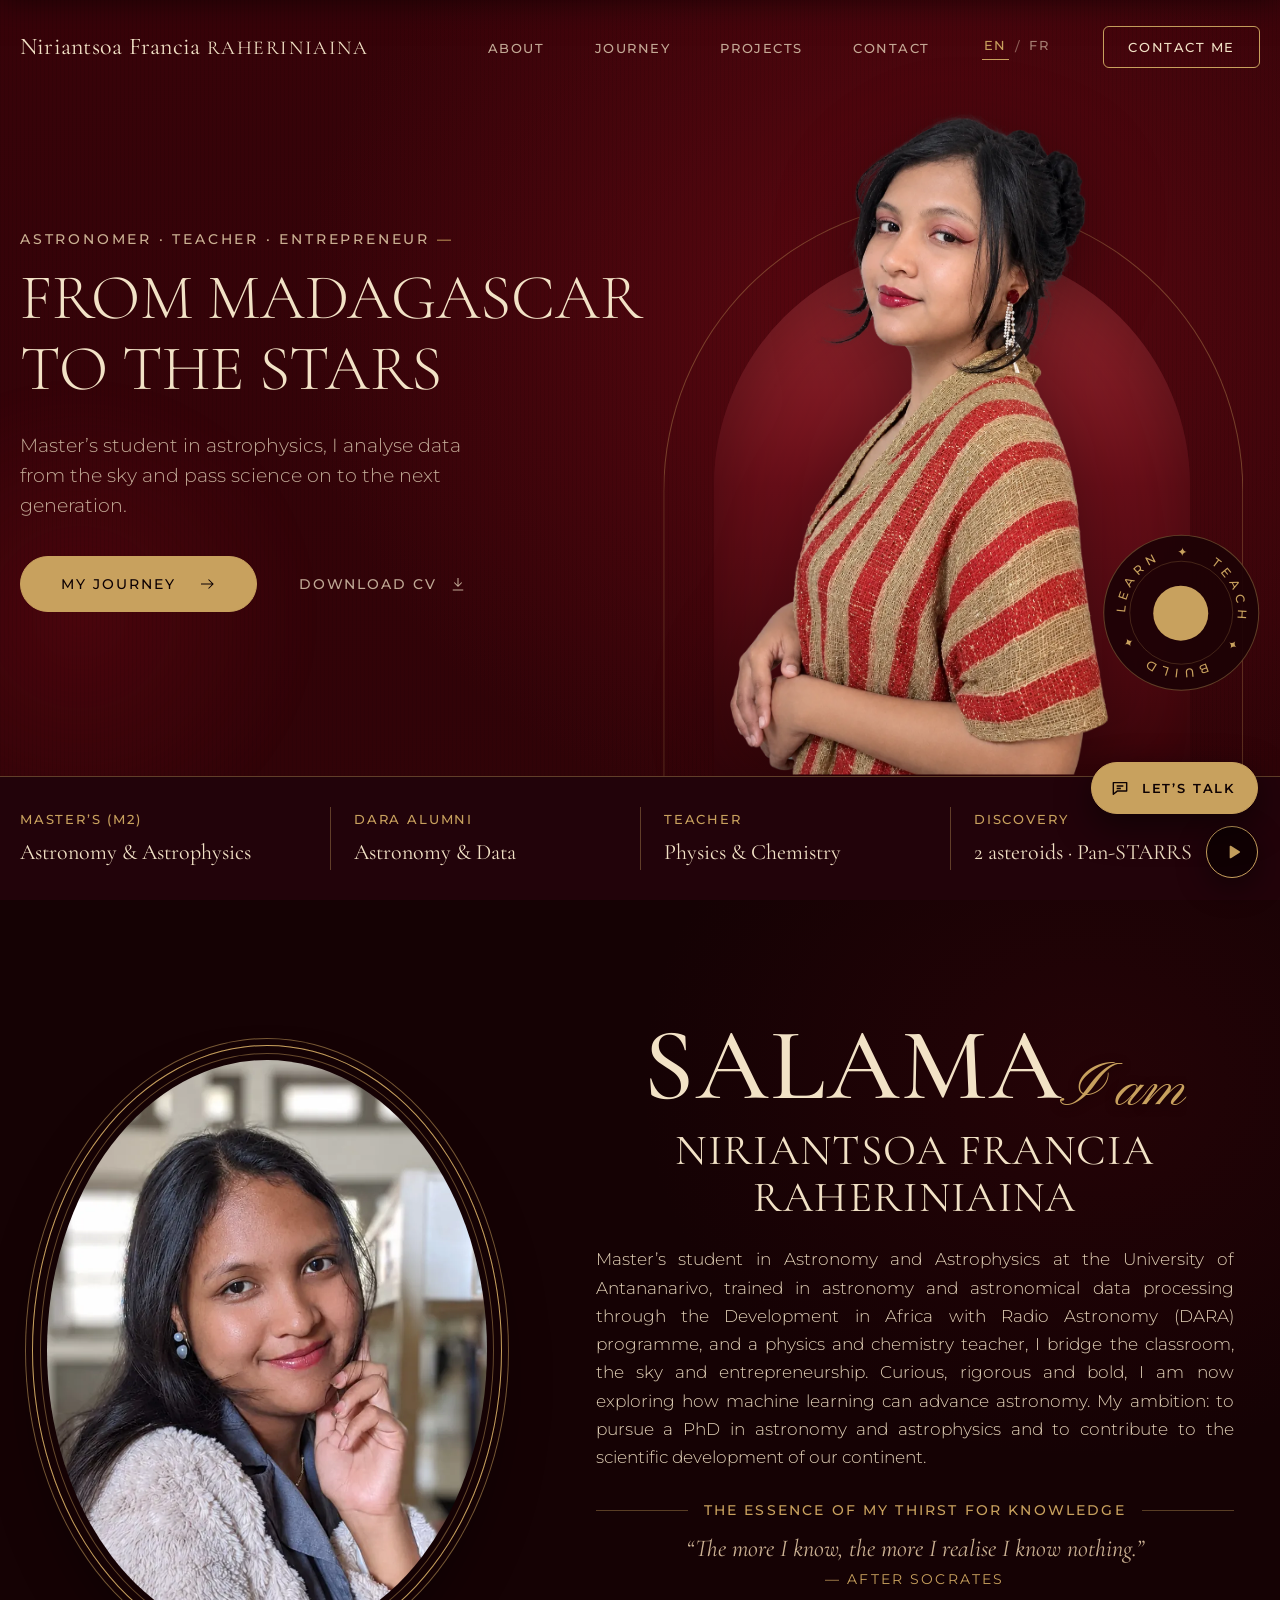
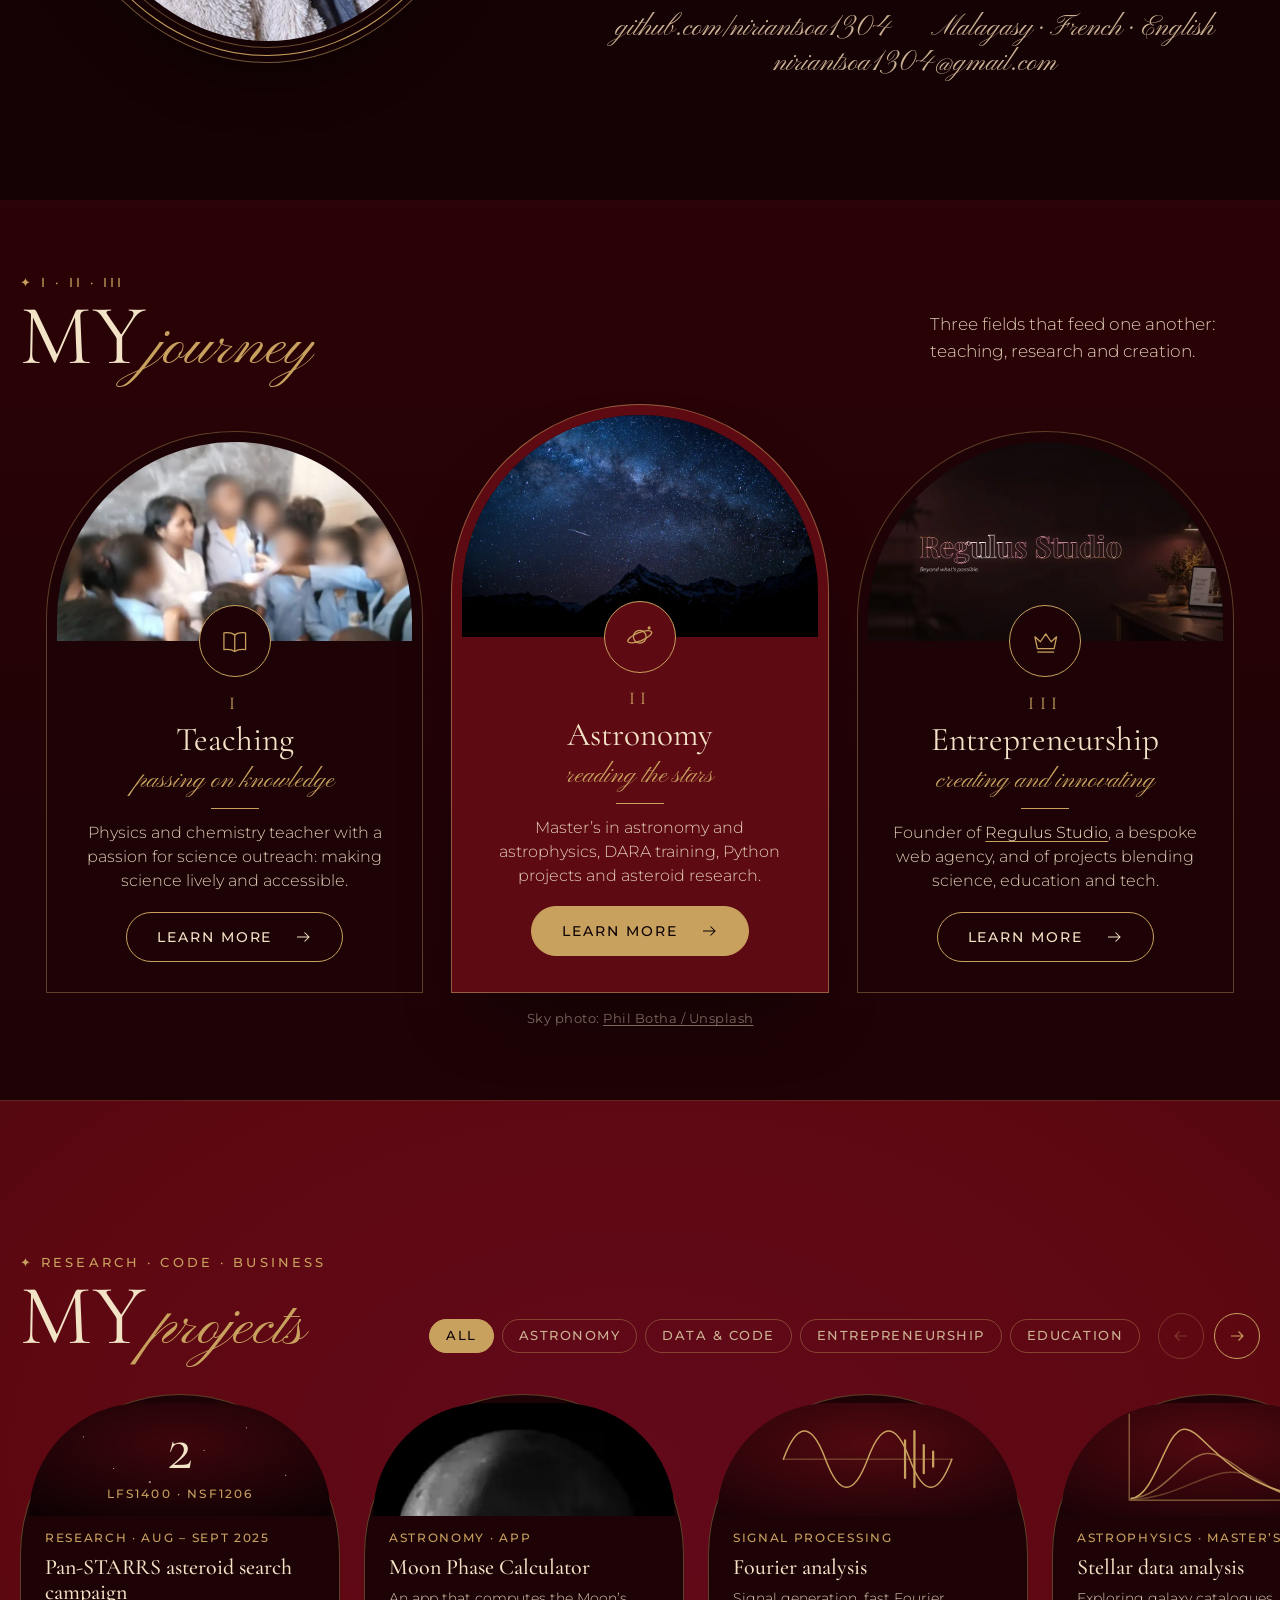
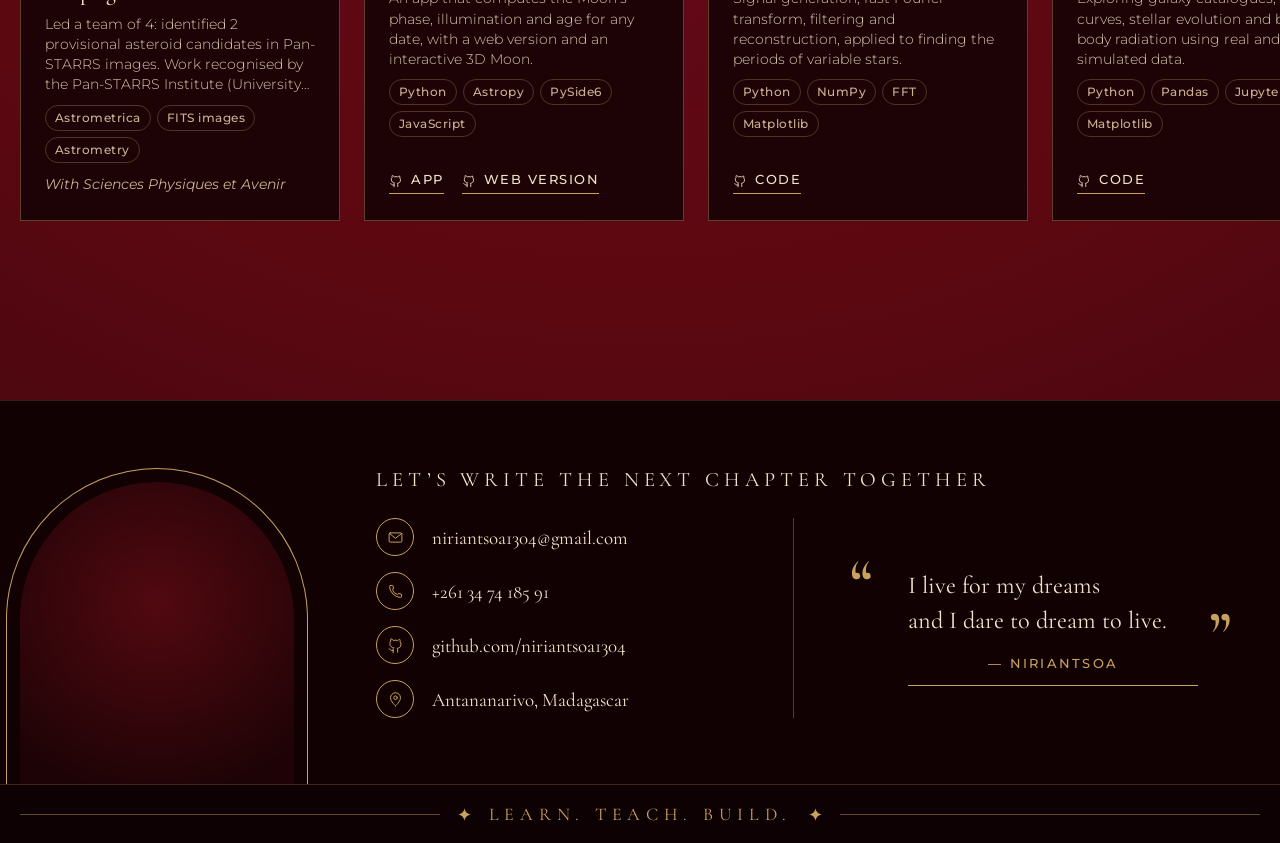
<file: index.html>
<!doctype html>
<html lang="fr">
<head>
  <meta charset="utf-8">
  <meta name="viewport" content="width=device-width, initial-scale=1">
  <script>
    // Langue : anglais par défaut, français si le visiteur l'a choisi
    (function (d) {
      var l = 'en'; try { l = localStorage.getItem('lang') || 'en'; } catch (e) {}
      d.lang = l;
      if (l !== 'fr') { d.classList.add('i18n-pending'); setTimeout(function () { d.classList.remove('i18n-pending'); }, 1500); }
    })(document.documentElement);
    // Rideau d'ouverture : une fois par session, jamais si l'utilisateur limite les animations
    (function (d) {
      try {
        var calm = matchMedia('(prefers-reduced-motion: reduce)').matches;
        if (!calm && !sessionStorage.getItem('rideau-vu')) d.classList.add('intro');
        else d.classList.add('hero-go');
      } catch (e) { d.classList.add('hero-go'); }
    })(document.documentElement);
  </script>
  <script type="application/ld+json">
    {
      "@context": "https://schema.org",
      "@type": "Person",
      "name": "Niriantsoa Francia Raheriniaina",
      "url": "https://niriantsoa.me/",
      "sameAs": [
        "https://github.com/niriantsoa1304"
      ],
      "jobTitle": "Enseignante en physique-chimie, étudiante en Master 2 d'Astronomie & Astrophysique, formée en radioastronomie (DARA)"
    }
  </script>
  <title>Niriantsoa Francia Raheriniaina — Portfolio</title>
  <meta name="description" data-en-content="Astronomer, physics and chemistry teacher and entrepreneur: Master’s student in Astronomy &amp; Astrophysics, trained in radio astronomy (DARA). Antananarivo, Madagascar." content="Enseignante en physique-chimie, étudiante en Master 2 d'Astronomie & Astrophysique, formée en radioastronomie (DARA). Antananarivo, Madagascar.">
  <meta name="keywords" content="Niriantsoa, Niriantsoa Francia, Niriantsoa Francia Raheriniaina, Astronomie, Astrophysique, Radioastronomie, Physique, Chimie, Entrepreneur, Portfolio, Madagascar, Antananarivo, DARA, Master 2, Enseignante, Teacher, Astronomy, Astrophysics, Radio Astronomy, Physics, Chemistry, Entrepreneur, Coding, Web development, Web design, Portfolio, Madagascar, Antananarivo, DARA, Master 2, Teacher">
  <meta name="author" content="Niriantsoa Francia Raheriniaina"/>
  <meta name="creator" content="Niriantsoa Francia Raheriniaina"/>
  <meta name="robots" content="index, follow"/>
  <meta name="twitter:card" content="summary_large_image"/>
  <meta name="twitter:title" content="Niriantsoa Francia Raheriniaina — Portfolio"/>
  <meta name="twitter:description" data-en-content="Astronomer, physics and chemistry teacher and entrepreneur: Master’s student in Astronomy &amp; Astrophysics, trained in radio astronomy (DARA). Antananarivo, Madagascar." content="Enseignante en physique-chimie, étudiante en Master 2 d'Astronomie & Astrophysique, formée en radioastronomie (DARA). Antananarivo, Madagascar."/>
  <meta name="twitter:image" content="https://niriantsoa.me/Assets/og-image/index.webp"/>
  <meta name="twitter:image:alt" content="Niriantsoa Francia Raheriniaina — Portfolio"/>
  <meta property="og:title" content="Niriantsoa Francia Raheriniaina — Portfolio"/>
  <meta property="og:description" data-en-content="Astronomer, physics and chemistry teacher and entrepreneur: Master’s student in Astronomy &amp; Astrophysics, trained in radio astronomy (DARA). Antananarivo, Madagascar." content="Enseignante en physique-chimie, étudiante en Master 2 d'Astronomie & Astrophysique, formée en radioastronomie (DARA). Antananarivo, Madagascar."/>
  <meta property="og:image" content="https://niriantsoa.me/Assets/og-image/index.webp"/>
  <meta property="og:image:alt" content="Niriantsoa Francia Raheriniaina — Portfolio"/>
  <meta property="og:url" content="https://niriantsoa.me/"/>
  <meta property="og:site_name" content="Niriantsoa Francia Raheriniaina — Portfolio"/>
  <meta property="og:type" content="website"/>
  <link rel="author" href="https://niriantsoa.me/"/>
  <link rel="canonical" href="https://niriantsoa.me/"/>
  <link rel="icon" type="image/x-icon" href="favicon.ico" sizes="48x48">
  <link rel="icon" type="image/png" href="Assets/icons/icon-32.png" sizes="32x32">
  <link rel="icon" type="image/png" href="Assets/icons/icon.png" sizes="16x16">
  <link rel="preconnect" href="https://fonts.googleapis.com">
  <link rel="preconnect" href="https://fonts.gstatic.com" crossorigin>
  <link href="https://fonts.googleapis.com/css2?family=Cormorant+Garamond:ital,wght@0,300;0,400;0,500;1,300;1,400&family=Montserrat:wght@300;400;500;600&family=Pinyon+Script&display=swap" rel="stylesheet">

  <link rel="stylesheet" href="widgets.css">
  <style>
    /* ——— Palette Moulin Rouge ——— */
    :root {
      /* couleurs relevées sur les maquettes (Maquettes/*.pdf) */
      --wine:      #5d0811;   /* rouge velours (hero, carte centrale) */
      --wine-mid:  #3d060c;   /* bordeaux moyen (bas du parcours) */
      --wine-deep: #150204;   /* fond sombre des sections */
      --crimson:   #9f2b33;   /* rouge lumineux (haut de l'arche) */
      --noir:      #0d0103;   /* velours noir */
      --card:      #1d0306;   /* fond des cartes */
      --gold:      #c8a15e;   /* or des boutons et écritures */
      --champagne: #f2e2c6;   /* titres */
      --sand:      #cbb193;   /* texte courant */

      --text:       var(--champagne);
      --text-muted: rgba(242, 226, 198, .74);
      --line:       rgba(200, 161, 94, .38);

      --serif:  "Cormorant Garamond", "Times New Roman", serif;
      --sans:   "Montserrat", system-ui, sans-serif;
      --script: "Pinyon Script", cursive;
    }

    *, *::before, *::after { box-sizing: border-box; }
    html, body { margin: 0; }
    /* iOS / Android : pas de grossissement auto du texte en paysage */
    html { -webkit-text-size-adjust: 100%; text-size-adjust: 100%; }
    body {
      background: var(--wine-deep);
      color: var(--text);
      font-family: var(--sans);
      -webkit-font-smoothing: antialiased;
      -moz-osx-font-smoothing: grayscale;
      -webkit-tap-highlight-color: transparent;
      overflow-x: hidden;
      /* clip (quand il est connu) coupe le débordement sans créer de zone de défilement */
      overflow-x: clip;
    }
    a { color: inherit; text-decoration: none; }
    img { display: block; max-width: 100%; }

    /* ——— Hero ——— */
    .hero {
      position: relative;
      isolation: isolate;
      min-height: 100vh;
      min-height: 100svh; /* mobile : hauteur visible, barres du navigateur comprises */
      display: flex;
      flex-direction: column;
      background:
        radial-gradient(ellipse 65% 80% at 72% 35%, var(--wine) 0%, rgba(93, 8, 17, 0) 75%),
        linear-gradient(160deg, #380309 0%, #2d0307 100%);
      overflow: hidden;
    }
    /* Halo cramoisi en bas à gauche (rappel des roses du modèle) */
    .glow {
      position: absolute; z-index: -1; pointer-events: none;
      left: -12vw; bottom: 4vh;
      width: 38vw; height: 38vw; max-width: 520px; max-height: 520px;
      border-radius: 50%;
      background: radial-gradient(circle, rgba(93, 8, 17, .55), rgba(93, 8, 17, 0) 68%);
      filter: blur(6px);
    }
    /* Grain velours */
    .hero::after {
      content: "";
      position: absolute; inset: 0; z-index: -1;
      background: repeating-linear-gradient(90deg, rgba(0,0,0,.07) 0 1px, transparent 1px 4px);
      pointer-events: none;
    }

    .wrap { width: min(1240px, 100% - 32px); margin-inline: auto; }

    /* Nav */
    .nav {
      display: flex; align-items: center; justify-content: space-between;
      padding-block: 26px;
      position: relative; z-index: 5;
    }
    .logo {
      font-family: var(--serif); font-size: 24px; font-weight: 400; line-height: 1.05;
      letter-spacing: .01em; color: var(--champagne);
    }
    .logo span { text-transform: uppercase; letter-spacing: .08em; font-size: .82em; }
    .nav-right { display: flex; align-items: center; gap: 52px; }
    .nav ul { display: flex; gap: 50px; list-style: none; margin: 0; padding: 0; }
    .nav ul a, .btn-outline-sm { white-space: nowrap; }
    .nav ul a {
      font-size: 13px; font-weight: 500; letter-spacing: .12em; text-transform: uppercase;
      color: var(--text-muted); transition: color .25s;
    }
    .nav ul a:hover { color: var(--champagne); }
    .btn-outline-sm {
      font-size: 13px; font-weight: 500; letter-spacing: .12em; text-transform: uppercase;
      padding: 12px 24px; border: 1px solid var(--gold); border-radius: 6px;
      color: var(--champagne); transition: background .25s, color .25s;
    }
    .btn-outline-sm:hover { background: var(--gold); color: var(--noir); }

    /* Grille principale : le texte passe au-dessus de la photo */
    .hero-main {
      flex: 1;
      display: grid;
      grid-template-columns: minmax(0, 1fr) minmax(0, 1fr);
      align-items: stretch;
      position: relative;
    }
    .hero-text {
      position: relative; z-index: 3;
      align-self: center;
      padding-block: 24px 56px;
    }

    .eyebrow {
      font-size: 14px; font-weight: 500; letter-spacing: .2em; text-transform: uppercase;
      color: var(--sand); margin: 0 0 18px;
    }
    .eyebrow em { font-style: normal; color: var(--gold); }

    h1 {
      font-family: var(--serif); font-weight: 300;
      font-size: clamp(34px, 5vw, 78px);
      line-height: 1.05; letter-spacing: -.005em;
      text-transform: uppercase;
      margin: 0 0 28px;
      color: var(--champagne);
    }
    h1 .line { display: block; white-space: nowrap; }
    .lead {
      font-size: clamp(16px, 1.45vw, 21px); font-weight: 300; line-height: 1.6;
      color: var(--text-muted); max-width: 36ch; margin: 0 0 38px;
    }

    .actions { display: flex; flex-wrap: wrap; align-items: center; gap: 18px 42px; }
    .btn-primary {
      display: inline-flex; align-items: center; gap: 22px;
      padding: 18px 40px; border: 1px solid var(--gold); border-radius: 999px;
      font-size: 14px; font-weight: 500; letter-spacing: .14em; text-transform: uppercase;
      transition: background .3s, color .3s;
    }
    .btn-primary:hover { background: var(--gold); color: var(--noir); }
    /* bouton principal du hero : or plein, comme la maquette */
    .hero .btn-primary { background: var(--gold); color: var(--noir); }
    .hero .btn-primary:hover { background: var(--champagne); border-color: var(--champagne); }
    .btn-link {
      display: inline-flex; align-items: center; gap: 12px;
      font-size: 14px; font-weight: 500; letter-spacing: .14em; text-transform: uppercase;
      color: var(--text-muted); transition: color .25s;
    }
    .btn-link:hover { color: var(--champagne); }
    .btn-primary svg { width: 18px; height: 18px; flex: none; }
    .btn-link svg { width: 18px; height: 18px; flex: none; }

    /* ——— Portrait : arche en fond, photo détourée qui déborde ——— */
    .portrait {
      position: relative;
      /* occupe toute la hauteur : de sous la nav jusqu'au bandeau */
      align-self: stretch;
      justify-self: center;
      width: min(100%, 580px);
      margin-top: 12px;
      min-height: 300px;
      max-height: 760px;
    }
    .arch-outline {
      position: absolute; top: 14%; bottom: 0; left: 0; right: 0;
      border: 1px solid var(--line); border-bottom: 0;
      border-radius: 999px 999px 0 0;
    }
    .arch {
      position: absolute; top: 21%; bottom: 0; left: 9%; right: 9%;
      border-radius: 999px 999px 0 0;
      background:
        linear-gradient(180deg, var(--crimson) 0%, #6a0f19 45%, #41060c 100%);
      box-shadow: inset 0 0 80px rgba(21, 2, 4, .45);
    }
    .photo {
      position: absolute; bottom: 0; left: 50%;
      height: 100%; width: auto; max-width: none;
      transform: translateX(-56%);
      filter: drop-shadow(0 20px 40px rgba(0,0,0,.35));
    }

    /* Badge circulaire à cheval sur l'arche */
    .badge {
      position: absolute; right: -6%; bottom: 13%; z-index: 2;
      width: 156px; height: 156px; border-radius: 50%;
      background: rgba(29, 3, 6, .92);
      border: 1px solid var(--line);
      display: grid; place-items: center;
    }
    .badge::before {
      content: ""; position: absolute; inset: 25px; border-radius: 50%;
      border: 1px solid rgba(200, 161, 94, .22);
    }
    /* Cercle doré au centre */
    .badge::after {
      content: ""; width: 36%; aspect-ratio: 1; border-radius: 50%;
      background: var(--gold);
    }
    .badge svg.ring { position: absolute; inset: 0; width: 100%; height: 100%; animation: spin 36s linear infinite; }
    @keyframes spin { to { transform: rotate(360deg); } }

    /* ——— Bandeau d'infos ——— */
    .info {
      border-top: 1px solid var(--line);
      background: #22030a;
      position: relative; z-index: 4;
    }
    .info .wrap { display: grid; grid-template-columns: repeat(4, 1fr); }
    .info-item {
      padding: 34px 24px;
      position: relative;
      display: flex; flex-direction: column; justify-content: flex-start;
    }
    .info-item:first-child { padding-left: 0; }
    .info-item + .info-item::before {
      content: ""; position: absolute; left: 0; top: 30px; bottom: 30px;
      width: 1px; background: var(--line);
    }
    .info-label {
      font-size: 13px; font-weight: 500; letter-spacing: .14em; text-transform: uppercase;
      color: var(--gold); margin: 0 0 12px;
    }
    .info-value { font-family: var(--serif); font-size: 22px; line-height: 1.25; margin: 0; color: var(--champagne); }
    .nowrap { white-space: nowrap; }
    .nohyph { hyphens: manual; -webkit-hyphens: manual; }


    @media (prefers-reduced-motion: reduce) { .badge svg.ring { animation: none; } }

    /* ——— À propos ——— */
    .about {
      position: relative;
      padding-block: 110px;
      background:
        radial-gradient(ellipse 50% 60% at 85% 20%, rgba(93, 8, 17, .22), transparent 70%),
        var(--wine-deep);
    }
    .about-card {
      display: grid;
      grid-template-columns: 5fr 7fr;
      align-items: center;
      gap: 56px;
    }
    .about-media {
      position: relative;
      margin: 0;
      display: flex; flex-direction: column; justify-content: center; align-items: center;
    }
    /* Cadre ovale « portrait royal » : double filet doré autour d'un médaillon */
    .oval {
      position: relative;
      width: min(100%, 470px); aspect-ratio: 4 / 5.2;
      border-radius: 50%;
      padding: 14px;
      border: 1.5px solid var(--gold);
      box-shadow:
        0 0 0 6px var(--wine-deep),
        0 0 0 7px rgba(200, 161, 94, .55),
        0 30px 60px -20px rgba(0, 0, 0, .6);
    }
    .oval::before {
      content: ""; position: absolute; inset: 7px; border-radius: 50%;
      border: 1px solid rgba(200, 161, 94, .45);
      pointer-events: none;
    }
    .oval-clip {
      position: absolute; inset: 14px; border-radius: 50%; overflow: hidden;
    }
    .oval img {
      width: 100%; height: 100%; max-width: none;
      object-fit: cover; object-position: 50% 0%;
      /* zoom sur le visage et le col de la blouse */
      /* tête (≈ x 48 %, y 35 % de la photo) placée au centre de l'ovale */
      transform-origin: 0 0;
      transform: translate(-19.5%, -16%) scale(1.45);
      /* couleurs naturelles, sans filtre */
    }
    .about-body {
      padding: 0;
      display: flex; flex-direction: column; align-items: center; text-align: center;
    }
    .hello {
      position: relative; margin: 0;
      font-family: var(--serif); font-weight: 500;
      font-size: clamp(64px, 8vw, 118px); line-height: .9; letter-spacing: .02em;
      color: var(--champagne);
    }
    .hello .script {
      font-family: var(--script); font-weight: 400;
      font-size: .62em; letter-spacing: 0; color: var(--gold);
      /* « je suis » effleure le dernier A et passe devant */
      position: relative; z-index: 1;
      margin-left: -.05em; vertical-align: -.1em;
      text-shadow: 0 2px 10px rgba(21, 2, 4, .75);
    }
    /* Traduction de « Salama » au survol / au toucher */
    .translate { position: relative; cursor: help; outline: none; }
    .translate::after {
      content: attr(data-tip);
      position: absolute; left: 50%; bottom: calc(100% + 6px);
      transform: translate(-50%, 6px);
      padding: 8px 14px; white-space: nowrap;
      font-family: var(--sans); font-size: 12px; font-weight: 500;
      letter-spacing: .14em; text-transform: uppercase; line-height: 1;
      color: var(--noir); background: var(--gold); border-radius: 4px;
      opacity: 0; pointer-events: none;
      transition: opacity .25s, transform .25s;
    }
    .translate:hover::after, .translate:focus::after, .translate:focus-visible::after {
      opacity: 1; transform: translate(-50%, 0);
    }
    .translate:focus-visible { text-decoration: underline 1px var(--gold); text-underline-offset: 8px; }
    .sr-only { position: absolute; width: 1px; height: 1px; overflow: hidden; clip: rect(0 0 0 0); white-space: nowrap; }
    .about-name {
      margin: 14px 0 0;
      font-family: var(--serif); font-weight: 400;
      font-size: clamp(30px, 3.4vw, 50px); line-height: 1.1; letter-spacing: .03em;
      text-transform: uppercase; color: var(--champagne);
    }
    .about-text.fit { text-align-last: justify; }
    .about-essence { margin: 40px 0 0; width: 100%; max-width: 58ch; }
    .about-essence figcaption {
      display: flex; align-items: center; gap: 16px;
      font-size: 13.5px; font-weight: 500; letter-spacing: .16em; text-transform: uppercase;
      color: var(--gold);
    }
    /* filets dorés de part et d'autre du titre */
    .about-essence figcaption::before, .about-essence figcaption::after {
      content: ""; flex: 1; height: 1px; background: var(--line);
    }
    .about-quote {
      margin: 16px 0 0;
      font-family: var(--serif); font-style: italic;
      font-size: clamp(21px, 1.9vw, 28px); color: var(--sand);
    }
    .about-quote cite {
      font-style: normal; font-family: var(--sans); font-size: 13.5px;
      letter-spacing: .16em; text-transform: uppercase; color: var(--gold);
      display: block; margin-top: 8px; white-space: nowrap;
    }
    .about-text {
      margin: 28px 0 0; max-width: 58ch;
      text-align: justify; text-align-last: left;
      /* césure réservée aux mots longs (radioastronomie…) pour éviter les trous */
      hyphens: auto; -webkit-hyphens: auto; hyphenate-limit-chars: 13 6 6;
      font-size: clamp(16px, 1.3vw, 19px); font-weight: 300; line-height: 1.75; color: rgba(242, 226, 198, .92);
    }
    .about-links {
      margin-top: auto; padding-top: 44px;
      width: 100%;
      display: flex; justify-content: center; gap: 10px 44px; flex-wrap: wrap;
    }
    .about-links a, .about-links span {
      font-family: var(--script); font-size: 28px; color: var(--sand);
      transition: color .25s;
    }
    .about-links a:hover { color: var(--champagne); }



    @media (max-width: 900px) {
      .about { padding-block: 72px; }
      .about-card { grid-template-columns: minmax(0, 1fr); }
      .oval { width: min(100% - 16px, 360px); }
      .about-card { gap: 40px; }
    }
    @media (max-width: 560px) {
      .about-links { flex-direction: column; align-items: center; }
      .about-links a, .about-links span { font-size: 25px; }
      .about-text { font-size: 16.5px; hyphenate-limit-chars: auto; }
      .about-quote { font-size: 21px; }
    }

    /* ——— Parcours ——— */
    .path {
      position: relative;
      padding-block: 110px 120px;
      background:
        /* bordeaux sombre, qui s'assombrit vers le bas pour contraster avec Projets */
        linear-gradient(180deg, #2b0206 0%, #1d0306 100%);
    }
    .path-head {
      display: flex; align-items: flex-end; justify-content: space-between; gap: 24px 48px;
      flex-wrap: wrap; margin-bottom: 72px;
    }
    .path-eyebrow {
      margin: 0 0 6px;
      font-size: 13px; font-weight: 500; letter-spacing: .24em; text-transform: uppercase;
      color: var(--gold);
    }
    .path-title {
      margin: 0;
      font-family: var(--serif); font-weight: 400;
      font-size: clamp(56px, 7vw, 104px); line-height: .95; letter-spacing: .02em;
      text-transform: uppercase; color: var(--champagne);
    }
    .path-title .script {
      font-family: var(--script); text-transform: none; letter-spacing: 0;
      font-size: .72em; color: var(--gold);
      margin-left: .08em;
    }
    .path-intro {
      margin: 0 0 14px; max-width: 30ch;
      font-size: clamp(16px, 1.3vw, 18px); font-weight: 300; line-height: 1.6;
      color: rgba(242, 226, 198, .9);
    }

    .path-grid {
      display: grid; grid-template-columns: repeat(3, 1fr); gap: 28px;
      align-items: stretch;
      max-width: 1240px; margin-inline: auto;
    }
    .path-card {
      position: relative;
      display: flex; flex-direction: column; align-items: center; text-align: center;
      padding: 10px 10px 34px;
      border: 1px solid var(--line);
      border-radius: 999px 999px 0 0;
      background: var(--card);
      transition: transform .4s cubic-bezier(.2,.7,.2,1), border-color .3s;
    }
    .path-card:hover { transform: translateY(-6px); border-color: var(--gold); }
    /* cartes latérales : même hauteur entre elles, plus basses que la centrale */
    .path-card:not(.featured) { margin-top: 40px; }
    /* carte centrale surélevée et en rouge, comme la maquette */
    .path-card.featured {
      padding-bottom: 40px;
      background: #5d0a12;
      border-color: rgba(200, 161, 94, .55);
      box-shadow: 0 40px 80px -40px rgba(0, 0, 0, .7);
    }
    /* image en haut de la carte, découpée selon l'arche */
    .path-media {
      width: 100%; aspect-ratio: 16 / 9;
      border-radius: 999px 999px 0 0; overflow: hidden;
      background:
        radial-gradient(1px 1px at 20% 30%, var(--sand), transparent),
        radial-gradient(1px 1px at 70% 22%, var(--sand), transparent),
        radial-gradient(1.5px 1.5px at 45% 60%, var(--champagne), transparent),
        radial-gradient(1px 1px at 82% 70%, var(--sand), transparent),
        radial-gradient(ellipse 80% 70% at 50% 40%, var(--wine-mid), var(--noir) 100%);
    }
    .path-card.featured .path-media { aspect-ratio: 16 / 10; }
    .path-media img {
      width: 100%; height: 100%; object-fit: cover;
      transition: transform .8s cubic-bezier(.2,.7,.2,1);
    }
    .path-card:hover .path-media img { transform: scale(1.05); }
    .path-body { display: flex; flex-direction: column; align-items: center; padding: 0 22px; flex: 1; }
    /* icône à cheval sur le bas de l'image */
    .path-icon {
      width: 72px; height: 72px; border-radius: 50%;
      border: 1px solid var(--gold);
      display: grid; place-items: center; color: var(--gold);
      margin: -36px 0 16px; position: relative;
      background: var(--card);
    }
    .path-card.featured .path-icon { background: #5d0a12; }
    .photo-credit {
      margin: 18px 0 0; text-align: center;
      font-size: 12.5px; letter-spacing: .04em; color: rgba(242, 226, 198, .55);
    }
    .photo-credit a { text-decoration: underline; text-underline-offset: 2px; }
    .path-icon svg { width: 32px; height: 32px; }
    .path-num {
      font-family: var(--serif); font-size: 18px; letter-spacing: .3em;
      color: var(--gold); margin: 0 0 12px;
    }
    .path-card h3 {
      margin: 0;
      font-family: var(--serif); font-weight: 400;
      font-size: clamp(30px, 2.6vw, 40px); line-height: 1.1; color: var(--champagne);
    }
    .path-tag {
      margin: 6px 0 0;
      font-family: var(--script); font-size: clamp(24px, 2vw, 30px); color: var(--gold);
    }
    .path-card hr {
      width: 48px; margin: 16px auto; border: 0; height: 1px; background: var(--gold);
    }
    .path-card p.path-text {
      margin: 0 0 24px; max-width: 36ch;
      font-size: 16px; font-weight: 300; line-height: 1.65;
      color: rgba(242, 226, 198, .9);
    }
    .path-link { color: var(--champagne); text-decoration: underline 1px var(--gold); text-underline-offset: 3px; transition: color .25s; }
    .path-link:hover { color: var(--gold); }
    .path-card .btn-primary { margin-top: auto; padding: 15px 30px; }
    .path-card.featured .btn-primary { background: var(--gold); color: var(--noir); }
    .path-card.featured .btn-primary:hover { background: var(--champagne); border-color: var(--champagne); }

    @media (max-width: 1000px) {
      .path-grid { grid-template-columns: 1fr; max-width: 460px; margin-inline: auto; gap: 28px; }
      .path-card:not(.featured) { margin-top: 0; }
    }
    @media (max-width: 560px) {
      .path { padding-block: 72px 84px; }
      .path-head { margin-bottom: 48px; justify-content: center; text-align: center; }
      .path-intro { margin-inline: auto; }
      .path-card { padding: 8px 8px 36px; }
      .path-body { padding: 0 14px; }
    }

    /* ——— Chaque section tient dans un écran (ordinateur) ——— */
    @media (min-width: 901px) {
      .info-item { padding-block: clamp(18px, 4vh, 34px); }
      .nav { padding-block: clamp(16px, 3.2vh, 26px); }
      .hero-text { padding-block: 2vh 5vh; }
      .eyebrow { margin-bottom: 1.8vh; }
      h1 { font-size: clamp(34px, min(5vw, 10vh), 78px); margin-bottom: 2.8vh; }
      .lead { margin-bottom: 4vh; }
      .about, .path {
        min-height: 100vh; min-height: 100svh;
        display: flex; flex-direction: column; justify-content: center;
        padding-block: clamp(22px, 4.5vh, 90px);
      }
      /* À propos : tailles liées à la hauteur d'écran */
      .oval { width: min(100%, 470px, calc((100vh - 13vh) / 1.3)); }
      .hello { font-size: clamp(52px, min(8vw, 11.5vh), 118px); }
      .about-name { margin-top: 1vh; font-size: clamp(26px, min(3.4vw, 4.8vh), 50px); }
      .about-text { margin-top: 2.6vh; line-height: 1.7; }
      .about-essence { margin-top: 3.4vh; }
      .about-quote { font-size: clamp(19px, min(1.9vw, 3.3vh), 28px); }
      .about-links { padding-top: 2.6vh; gap: 0 40px; }
      .about-links a, .about-links span { font-size: clamp(21px, 3.3vh, 28px); }

      /* Parcours */
      .path-head { margin-bottom: 3.5vh; }
      .path-title { font-size: clamp(42px, min(7vw, 9.5vh), 104px); }
      .path-grid { max-width: min(1240px, 132vh); }
      .path-card:not(.featured) { margin-top: 3.6vh; }
      .path-card { padding-bottom: 3.4vh; }
      .path-card.featured { padding-bottom: 4vh; }
      .path-icon { width: clamp(54px, 8vh, 72px); height: clamp(54px, 8vh, 72px);
                   margin: calc(clamp(54px, 8vh, 72px) / -2) 0 1.6vh; }
      .path-icon svg { width: 45%; height: 45%; }
      .path-num { margin-bottom: .9vh; font-size: clamp(14px, 2.2vh, 18px); }
      .path-card h3 { font-size: clamp(26px, min(2.6vw, 4.4vh), 40px); }
      .path-tag { font-size: clamp(21px, min(2vw, 3.5vh), 30px); }
      .path-card hr { margin: 1.8vh auto; }
      .path-card p.path-text { margin-bottom: 2.6vh; font-size: clamp(14.5px, 2vh, 16px); }
      .path-card .btn-primary { padding: clamp(11px, 1.7vh, 15px) 30px; }
    }

    @media (min-width: 901px) and (max-height: 920px) {
      .path-card p.path-text { line-height: 1.5; margin-bottom: 2vh; }
      .path-head { margin-bottom: 2.8vh; }
      .path-card hr { margin: 1.3vh auto; }
      .path-card:not(.featured) { margin-top: 3vh; }
    }
    /* écrans d'ordinateur peu hauts (≈ 720–780 px) : on resserre encore */
    @media (min-width: 901px) and (max-height: 800px) {
      .path-card hr { display: none; }
      .path-tag { margin-bottom: 1.6vh; }
      .path-card p.path-text { line-height: 1.5; }
      .path-head { margin-bottom: 2.5vh; }
      /* cartes plus larges (moins de lignes de texte), images en demi-cercle exact */
      .path-grid { max-width: 1240px; }
      .path-media { aspect-ratio: 2.5 / 1; }
      .path-card.featured .path-media { aspect-ratio: 2.1 / 1; }
    }

    @media (min-width: 901px) and (max-height: 680px) {
      .path { padding-block: 18px; }
      .path-card:not(.featured) { margin-top: 2.6vh; }
      .path-card.featured .path-media { aspect-ratio: 2 / 1.05; }
      .path-num { display: none; }
    }

    /* ——— Projets ——— */
    .projects {
      position: relative; overflow: hidden;
      padding-block: 100px 90px;
      /* rouge velours (comme le hero), pour se distinguer de Parcours (bordeaux sombre)
         et du footer (noir) */
      background:
        radial-gradient(ellipse 90% 85% at 50% 40%, #62091a 0%, var(--wine) 55%, #4a0710 100%);
      border-top: 1px solid rgba(200, 161, 94, .18);
    }
    /* Projets passe devant le footer : la tête (qui dépasse du footer) reste cachée
       tant qu'on n'est pas arrivé en bas de la page */
    .projects { z-index: 2; }
    /* aucune section ne doit élargir la page (éléments décalés en attente d'animation) */
    .about, .path { overflow-x: clip; }
    html.at-footer .footer { z-index: 3; }
    .footer-photo .cut { transition: opacity .35s ease; }
    html:not(.at-footer) .footer-photo .cut { opacity: 0; }
    .proj-head { display: flex; align-items: flex-end; justify-content: space-between; gap: 24px 48px; flex-wrap: wrap; margin-bottom: 34px; }
    .proj-head .path-title { margin: 0; }
    .proj-tools { display: flex; align-items: center; gap: 18px; flex-wrap: wrap; }
    .proj-filters { display: flex; gap: 8px; flex-wrap: wrap; }
    .proj-filters button {
      font: 500 12.5px/1 var(--sans); letter-spacing: .12em; text-transform: uppercase;
      color: var(--sand); background: none; cursor: pointer;
      padding: 10px 16px; border: 1px solid var(--line); border-radius: 999px;
      transition: background .25s, color .25s, border-color .25s;
    }
    .proj-filters button:hover { border-color: var(--gold); color: var(--champagne); }
    .proj-filters button[aria-pressed="true"] { background: var(--gold); border-color: var(--gold); color: var(--noir); }
    .proj-arrows { display: flex; gap: 10px; }
    .proj-arrows button {
      width: 46px; height: 46px; border-radius: 50%; cursor: pointer;
      border: 1px solid var(--gold); background: none; color: var(--gold);
      display: grid; place-items: center; transition: background .25s, color .25s, opacity .25s;
    }
    .proj-arrows button:hover:not(:disabled) { background: var(--gold); color: var(--noir); }
    .proj-arrows button:disabled { opacity: .3; cursor: default; }
    .proj-arrows svg { width: 18px; height: 18px; }

    /* rail horizontal qui défile */
    .proj-rail {
      display: flex; gap: 24px;
      overflow-x: auto; scroll-snap-type: x mandatory; scroll-behavior: smooth;
      padding: 8px max(16px, calc((100vw - 1240px) / 2)) 26px;
      scroll-padding-inline: max(16px, calc((100vw - 1240px) / 2));
      scrollbar-width: thin; scrollbar-color: var(--gold) transparent;
      cursor: grab;
    }
    .proj-rail.dragging { cursor: grabbing; scroll-snap-type: none; scroll-behavior: auto; }
    .proj-rail::-webkit-scrollbar { height: 4px; }
    .proj-rail::-webkit-scrollbar-thumb { background: var(--gold); border-radius: 4px; }
    .proj-rail::-webkit-scrollbar-track { background: rgba(200, 161, 94, .12); }

    .proj-card {
      flex: 0 0 clamp(270px, 25vw, 330px); scroll-snap-align: start;
      display: flex; flex-direction: column;
      background: var(--card); border: 1px solid var(--line);
      border-radius: 180px 180px 0 0; padding: 8px 8px 26px;
      transition: transform .4s cubic-bezier(.2,.7,.2,1), border-color .3s;
    }
    .proj-card:hover { transform: translateY(-5px); border-color: var(--gold); }
    .proj-card[hidden] { display: none; }
    .proj-cover {
      position: relative; aspect-ratio: 16 / 10; overflow: hidden;
      border-radius: 172px 172px 0 0;
      background: radial-gradient(ellipse 80% 80% at 50% 35%, #520910 0%, #1a0206 100%);
      display: grid; place-items: center; color: var(--gold);
    }
    .proj-cover img { width: 100%; height: 100%; object-fit: cover; }
    .proj-cover svg { width: 62%; height: auto; }
    .proj-cover .big {
      font-family: var(--serif); font-size: 64px; line-height: 1; color: var(--champagne); text-align: center;
    }
    .proj-cover .big small { display: block; margin-top: 6px; font: 500 12px/1.4 var(--sans); letter-spacing: .18em; color: var(--gold); }
    .proj-cover.stars {
      background:
        radial-gradient(1px 1px at 18% 30%, var(--sand), transparent), radial-gradient(1px 1px at 72% 22%, var(--sand), transparent),
        radial-gradient(1.5px 1.5px at 40% 70%, var(--champagne), transparent), radial-gradient(1px 1px at 85% 64%, var(--sand), transparent),
        radial-gradient(1px 1px at 58% 42%, var(--sand), transparent), radial-gradient(1px 1px at 28% 58%, var(--sand), transparent),
        radial-gradient(ellipse 80% 80% at 50% 35%, #3d060c 0%, #0d0103 100%);
    }
    .proj-body { display: flex; flex-direction: column; flex: 1; padding: 18px 16px 0; }
    .proj-meta { margin: 0 0 8px; font: 500 12px/1.4 var(--sans); letter-spacing: .14em; text-transform: uppercase; color: var(--gold); }
    .proj-card h3 { margin: 0 0 8px; font-family: var(--serif); font-weight: 500; font-size: 25px; line-height: 1.15; color: var(--champagne); }
    .proj-text { margin: 0 0 14px; font-size: 15px; font-weight: 300; line-height: 1.6; color: rgba(242, 226, 198, .88); }
    .proj-stack { display: flex; flex-wrap: wrap; gap: 6px; margin: 0 0 18px; padding: 0; list-style: none; }
    .proj-stack li { font: 500 12px/1 var(--sans); letter-spacing: .04em; color: var(--sand);
      padding: 6px 9px; border: 1px solid rgba(200, 161, 94, .3); border-radius: 999px; }
    .proj-links { margin-top: auto; display: flex; gap: 18px; flex-wrap: wrap; }
    .proj-links a {
      display: inline-flex; align-items: center; gap: 8px;
      font: 500 12.5px/1 var(--sans); letter-spacing: .12em; text-transform: uppercase;
      color: var(--champagne); padding-bottom: 5px; border-bottom: 1px solid var(--gold); transition: color .25s;
    }
    .proj-links a:hover { color: var(--gold); }
    .proj-links svg { width: 14px; height: 14px; }
    .proj-links .note { font: 400 13.5px/1.4 var(--sans); color: var(--sand); font-style: italic; }
    .proj-hint { margin: 6px 0 0; text-align: center; font-size: 13px; letter-spacing: .06em; color: rgba(242, 226, 198, .6); }

    @media (min-width: 901px) {
      .projects { min-height: 100vh; min-height: 100svh; display: flex; flex-direction: column; justify-content: center;
                  padding-block: clamp(26px, 5vh, 90px); }
      .proj-head { margin-bottom: 3vh; }
    }
    @media (min-width: 901px) and (max-height: 920px) {
      .proj-cover { aspect-ratio: 16 / 7.5; }
      .proj-text { line-height: 1.45; margin-bottom: 10px; font-size: 14px; }
      .proj-card h3 { font-size: 22px; }
      .proj-body { padding-top: 14px; }
      .proj-hint { display: none; }
      .proj-stack { margin-bottom: 12px; }
    }
    /* petits portables (≈ 1024 px) : cartes étroites, donc plus de lignes ; on compacte */
    @media (min-width: 901px) and (max-width: 1280px) and (max-height: 920px) {
      .proj-cover { aspect-ratio: 16 / 6; }
      .proj-text { display: -webkit-box; -webkit-line-clamp: 4; -webkit-box-orient: vertical; overflow: hidden; }
    }
    @media (min-width: 901px) and (max-height: 700px) {
      .proj-cover { aspect-ratio: 16 / 6; }
      .proj-text { display: -webkit-box; -webkit-line-clamp: 3; -webkit-box-orient: vertical; overflow: hidden; }
      .proj-head { margin-bottom: 2vh; }
      .projects .path-title { font-size: clamp(40px, 8vh, 80px); }
    }
    @media (max-width: 700px) {
      .projects { padding-block: 72px 64px; }
      .proj-head { flex-direction: column; align-items: center; text-align: center; }
      .proj-tools { justify-content: center; }
      .proj-filters { justify-content: center; }
      .proj-arrows { display: none; }
      .proj-card { flex-basis: 82vw; }
    }

    /* ——— Footer / Contact ——— */
    /* overflow visible : la tête peut dépasser au-dessus du footer */
    .footer { position: relative; overflow: visible; z-index: 1;
      /* la photo, plus large que l'écran sur mobile, ne doit pas élargir la page ;
         clip laisse la tête dépasser vers le haut */
      overflow-x: clip;
      /* fond de la section contact des maquettes */
      background: #110102; border-top: 1px solid rgba(200, 161, 94, .18); }
    /* halo rouge derrière l'arche, comme l'arche N/R de la maquette (#520910 → #1d0306) */
    .footer-main {
      display: grid; grid-template-columns: 300px 1fr 1px minmax(320px, 410px);
      grid-template-rows: auto auto;
      align-items: center; gap: 0 56px;
      /* même espace au-dessus du titre et sous les contacts */
      padding-block: 66px;
    }
    .footer-photo { grid-column: 1; grid-row: 1 / 3; }
    .footer-title { grid-column: 2 / 5; grid-row: 1; align-self: end; }
    .footer-body { grid-column: 2; grid-row: 2; }
    .footer-sep { grid-column: 3; grid-row: 2; }
    .footer-quote { grid-column: 4; grid-row: 2; }
    /* la photo reste collée à la bande malgré le padding du bas */
    /* marge haute négative : la photo n'influe plus sur la hauteur des lignes,
       le texte est donc centré avec le même espace en haut et en bas */
    @media (min-width: 701px) { .footer-photo { margin-bottom: -66px; margin-top: -400px; } }
    /* arche photo, calée en bas, avec contour doré qui la dépasse */
    .footer-photo { position: relative; align-self: end; height: 360px;
      /* coupe le bas de la silhouette (buste), laisse la tête dépasser en haut */
      clip-path: inset(-300px -300px 0 -300px); }
    /* arche rouge de la maquette (#520910 → #1d0306) ; la silhouette détourée dépasse du haut */
    .footer-photo .arch-bg {
      position: absolute; top: 16%; bottom: 0; left: 0; right: 26px;
      border-radius: 999px 999px 0 0;
      background: radial-gradient(ellipse 75% 65% at 50% 40%, #520910 0%, var(--card) 100%);
    }
    .footer-photo .outline {
      position: absolute; top: calc(16% - 14px); left: -14px; right: 12px; bottom: 0;
      border: 1px solid var(--gold); border-bottom: 0; border-radius: 999px 999px 0 0;
      pointer-events: none;
    }
    .footer-photo .cut {
      /* image recadrée au buste : elle s'arrête pile sur la bande, rien ne dépasse en bas */
      position: absolute; bottom: 0; left: calc(50% - 13px); transform: translateX(-53%);
      height: 117%; width: auto; max-width: none;
      filter: drop-shadow(0 18px 30px rgba(0, 0, 0, .45));
    }
    .footer-title {
      margin: 0 0 26px;
      font-family: var(--serif); font-weight: 400;
      font-size: clamp(18px, 1.6vw, 24px); letter-spacing: .24em; text-transform: uppercase;
      color: var(--champagne);
    }
    .contact-list { list-style: none; margin: 0; padding: 0; display: grid; gap: 16px; }
    .contact-list a, .contact-list span.item {
      display: inline-flex; align-items: center; gap: 18px;
      font-family: var(--serif); font-size: 19px; color: var(--champagne); transition: color .25s;
    }
    .contact-list a:hover { color: var(--gold); }
    .contact-ico {
      width: 38px; height: 38px; flex: none; border-radius: 50%;
      border: 1px solid var(--gold); color: var(--gold);
      display: grid; place-items: center;
    }
    .contact-ico svg { width: 17px; height: 17px; }
    /* trait vertical à la hauteur exacte de la liste de contacts */
    .footer-sep { align-self: center; height: var(--contacts-h, 200px); background: var(--line); }
    .footer-quote { position: relative; margin: 0 28px 0 0; padding: 18px 34px 0 58px; }
    .footer-quote .q {
      position: absolute; font-family: var(--serif); font-size: 64px; line-height: 1;
      color: var(--gold); font-weight: 600;
    }
    .footer-quote .q.open { left: 0; top: 0; }
    .footer-quote .q.close { right: 0; bottom: 20px; }
    .footer-quote blockquote {
      margin: 0; font-family: var(--serif); font-size: clamp(21px, 1.9vw, 27px); line-height: 1.45;
      white-space: nowrap; /* une ligne par moitié de la citation */
      color: var(--champagne);
    }
    .footer-quote figcaption {
      margin-top: 18px; padding-bottom: 14px; text-align: center;
      font-size: 12.5px; font-weight: 500; letter-spacing: .18em; text-transform: uppercase;
      color: var(--gold);
      border-bottom: 1px solid var(--gold);
    }
    /* bande claire du bas */
    .footer-band { background: var(--noir); border-top: 1px solid rgba(200, 161, 94, .25); }
    .footer-band .wrap {
      display: flex; align-items: center; gap: 18px; padding-block: 18px;
      color: var(--gold);
    }
    .footer-band .rule { flex: 1; height: 1px; background: rgba(200, 161, 94, .45); }
    .footer-band svg { width: 13px; height: 13px; flex: none; }
    .footer-band p {
      margin: 0; white-space: nowrap;
      font-family: var(--serif); font-size: clamp(14px, 1.4vw, 19px);
      letter-spacing: .32em; text-transform: uppercase; color: var(--gold);
    }

    @media (max-width: 1100px) {
      .footer-main { grid-template-columns: 250px 1fr; gap: 0 44px; }
      .footer-photo { height: 300px; grid-row: span 2; }
      .footer-sep { display: none; }
      .footer-quote { grid-column: 2; margin: 36px 0 0; max-width: 380px; }
      .footer-body { padding-top: 0; }
      .footer-title { grid-column: 2; }
      .footer-quote { grid-row: 3; }
      .footer-photo { grid-row: 1 / 4; align-self: end; }
    }
    @media (max-width: 700px) {
      .footer-main { grid-template-columns: minmax(0, 1fr); text-align: center; padding-top: 56px; }
      .footer-title, .footer-body, .footer-quote, .footer-photo { grid-column: 1; grid-row: auto; }
      .footer-title { padding-top: 0; }
      .footer-body { padding-top: 0; }
      .footer-title { letter-spacing: .16em; line-height: 1.5; }
      .contact-list { width: max-content; max-width: 100%; margin-inline: auto; justify-items: start; text-align: left; }
      /* citation centrée : guillemets symétriques de part et d'autre */
      .footer-quote { grid-column: 1; justify-self: center; width: fit-content; max-width: 100%;
                      margin: 44px 0 48px; padding: 18px 38px 0; text-align: center; }
      .footer-quote blockquote { font-size: 24px; }
      .footer-quote .q { font-size: 58px; }
      .footer-quote .q.close { bottom: 22px; }
      .footer-photo { width: min(280px, 80%); height: 300px; justify-self: center; margin-top: 12px; }
      /* mobile : arche symétrique, centrée, et fondu doux en bas au lieu d'une coupe nette */
      .footer-photo .arch-bg { left: 0; right: 0; }
      .footer-photo .outline { left: -12px; right: -12px; }
      .footer-photo .cut { left: 50%; transform: translateX(-53%); }
      .footer-photo .cut, .footer-photo .arch-bg, .footer-photo .outline {
        -webkit-mask-image: linear-gradient(180deg, #000 76%, transparent 100%);
                mask-image: linear-gradient(180deg, #000 76%, transparent 100%);
      }
      .footer-title { margin-top: 36px; }
      .contact-list a, .contact-list span.item { font-size: 17px; gap: 14px; }
      .footer-band p { font-size: 13px; letter-spacing: .2em; }
      .footer-band .wrap { gap: 10px; }
    }
    /* le slogan (plus long en français) peut passer sur deux lignes plutôt que déborder */
    @media (max-width: 480px) {
      .footer-band .rule { display: none; }
      .footer-band .wrap { justify-content: center; }
      .footer-band p { white-space: normal; text-align: center; font-size: 12.5px; letter-spacing: .12em; line-height: 1.6; }
    }

    /* ——— Menu mobile (3 barres) ——— */
    .burger {
      display: none; position: relative; z-index: 30;
      width: 44px; height: 44px; padding: 0; border: 0; background: none; cursor: pointer;
    }
    .burger span {
      position: absolute; left: 10px; right: 10px; height: 1.5px; border-radius: 2px;
      background: var(--champagne);
      transition: transform .35s cubic-bezier(.2,.7,.2,1), opacity .25s, top .35s;
    }
    .burger span:nth-child(1) { top: 15px; }
    .burger span:nth-child(2) { top: 21.5px; }
    .burger span:nth-child(3) { top: 28px; }
    .nav-open .burger span:nth-child(1) { top: 21.5px; transform: rotate(45deg); }
    .nav-open .burger span:nth-child(2) { opacity: 0; }
    .nav-open .burger span:nth-child(3) { top: 21.5px; transform: rotate(-45deg); }
    .burger:focus-visible { outline: 1px solid var(--gold); outline-offset: 2px; border-radius: 4px; }

    @media (max-width: 900px) {
      .burger { display: block; }
      .nav .btn-outline-sm { display: none; }
      /* panneau plein écran */
      .nav ul#nav-menu {
        display: flex; position: fixed; inset: 0; z-index: 25;
        flex-direction: column; align-items: center; justify-content: center; gap: 34px;
        background:
          radial-gradient(ellipse 70% 50% at 50% 40%, rgba(93, 8, 17, .55), transparent 75%),
          var(--noir);
        opacity: 0; visibility: hidden; transition: opacity .35s, visibility .35s;
      }
      .nav ul#nav-menu a {
        font-family: var(--serif); font-size: 34px; letter-spacing: .14em;
        color: var(--champagne);
        opacity: 0; transform: translateY(12px); display: inline-block;
        transition: opacity .4s, transform .4s cubic-bezier(.2,.7,.2,1), color .25s;
      }
      .nav ul#nav-menu a:hover { color: var(--gold); }
      .nav-open .nav ul#nav-menu { opacity: 1; visibility: visible; }
      .nav-open .nav ul#nav-menu a { opacity: 1; transform: none; }
      .nav-open .nav ul#nav-menu li:nth-child(2) a { transition-delay: .05s; }
      .nav-open .nav ul#nav-menu li:nth-child(3) a { transition-delay: .1s; }
      .nav-open .nav ul#nav-menu li:nth-child(4) a { transition-delay: .15s; }
      .nav-open { overflow: hidden; }
      .nav-open .logo { position: relative; z-index: 30; }
    }

    /* ——— Une section par écran (ordinateur) ———
       défilement « aimanté » : chaque section occupe tout l'écran et s'y cale */
    @media (min-width: 901px) and (min-height: 560px) {
      html { scroll-snap-type: y mandatory; }
      .hero, .about, .path, .projects { scroll-snap-align: start; scroll-snap-stop: always; }
      .hero, .about, .path, .projects { min-height: 100vh; }
      /* le footer est une exception : hauteur naturelle, il s'aligne sur le bas de l'écran */
      .footer { scroll-snap-align: end; }
    }


    /* ================= ANIMATIONS ================= */
    :root { --ease: cubic-bezier(.16, 1, .3, 1); --ease-io: cubic-bezier(.77, 0, .18, 1); }

    /* ——— Rideau d'ouverture ——— */
    .curtain { display: none; }
    html.intro { overflow: hidden; }
    html.intro .curtain { display: block; position: fixed; inset: 0; z-index: 200; overflow: hidden; cursor: pointer; }
    .curtain .panel {
      position: absolute; top: 0; bottom: 0; width: 50.5%;
      background:
        linear-gradient(180deg, rgba(0,0,0,.45) 0%, transparent 22%, transparent 78%, rgba(0,0,0,.55) 100%),
        repeating-linear-gradient(90deg, #2a0307 0, #54070f 22px, #86151f 36px, #5d0811 50px, #2a0307 74px);
      transition: transform 1.8s var(--ease-io);
      will-change: transform;
    }
    .curtain .l { left: 0; box-shadow: inset -40px 0 60px -20px rgba(0,0,0,.7); }
    .curtain .r { right: 0; box-shadow: inset 40px 0 60px -20px rgba(0,0,0,.7); }
    /* galon doré sur le bord intérieur */
    .curtain .l::after, .curtain .r::before {
      content: ""; position: absolute; top: 0; bottom: 0; width: 4px;
      background: linear-gradient(180deg, #7d5a26, var(--gold) 30%, #f2d9a0 50%, var(--gold) 70%, #7d5a26);
    }
    .curtain .l::after { right: 0; } .curtain .r::before { left: 0; }
    /* lambrequin (bandeau du haut) avec frange dorée */
    .curtain .valance {
      position: absolute; left: 0; right: 0; top: 0; height: 12vh; z-index: 2;
      background:
        radial-gradient(circle at 50% 0, var(--gold) 2.2px, transparent 2.8px) 0 100% / 26px 10px repeat-x,
        linear-gradient(180deg, transparent calc(100% - 12px), var(--gold) calc(100% - 12px), var(--gold) calc(100% - 10px), transparent calc(100% - 10px)),
        repeating-linear-gradient(90deg, #3d060c 0, #6a0f19 30px, #3d060c 60px);
      box-shadow: 0 12px 30px rgba(0,0,0,.55);
      transition: transform 1.2s var(--ease-io);
    }
    .curtain-mark {
      position: absolute; inset: 0; z-index: 3;
      display: flex; flex-direction: column; align-items: center; justify-content: center; gap: 14px;
      text-align: center; pointer-events: none;
      transition: opacity .5s ease, transform .8s var(--ease);
    }
    .cm-script { font-family: var(--script); font-size: clamp(58px, 9vw, 110px); line-height: 1; color: var(--gold);
      text-shadow: 0 4px 30px rgba(0,0,0,.6); animation: cmIn 1.2s var(--ease) .15s backwards; }
    .cm-rule { width: 160px; height: 1px; background: var(--gold); transform-origin: center;
      animation: cmRule 1s var(--ease) .55s backwards; }
    .cm-caps { font: 400 clamp(12px, 1.3vw, 15px)/1 var(--serif); letter-spacing: .42em; text-transform: uppercase;
      color: var(--champagne); padding-left: .42em; animation: cmIn 1s var(--ease) .75s backwards; }
    @keyframes cmIn { from { opacity: 0; transform: translateY(18px); filter: blur(8px); } }
    @keyframes cmRule { from { transform: scaleX(0); } }
    .curtain-skip {
      position: absolute; right: 26px; bottom: 24px; z-index: 4;
      font: 500 11px/1 var(--sans); letter-spacing: .2em; text-transform: uppercase;
      color: rgba(242,226,198,.7); background: none; border: 0; cursor: pointer;
      animation: cmIn .8s ease 1s backwards;
    }
    html.curtain-open .curtain .l { transform: translateX(-101%); }
    html.curtain-open .curtain .r { transform: translateX(101%); }
    html.curtain-open .curtain .valance { transform: translateY(-110%); }
    html.curtain-open .curtain-mark { opacity: 0; transform: scale(1.06); }
    html.curtain-open .curtain-skip { opacity: 0; }
    html.curtain-open .curtain { pointer-events: none; }

    @media (prefers-reduced-motion: no-preference) {
      /* ——— Hero : entrée en scène (en pause tant que le rideau est fermé) ——— */
      html:not(.hero-go) .hero * { animation-play-state: paused !important; }

      .reveal { animation: rise 1.1s var(--ease) backwards; }
      .d1 { animation-delay: .15s } .d3 { animation-delay: .75s } .d4 { animation-delay: .95s }
      @keyframes rise { from { opacity: 0; transform: translateY(26px); filter: blur(6px); } }

      /* titre : chaque ligne monte derrière un masque */
      /* masque uniquement vertical : le texte peut dépasser à droite sans être coupé */
      .hero h1 .line { clip-path: inset(0 -100vw 0 -100vw); padding-top: .12em; margin-top: -.12em; padding-bottom: .06em; }
      .hero h1 .li { display: inline-block; animation: lineUp 1.3s var(--ease) backwards; }
      .hero h1 .line:nth-child(1) .li { animation-delay: .3s; }
      .hero h1 .line:nth-child(2) .li { animation-delay: .45s; }
      @keyframes lineUp { from { transform: translateY(110%) rotate(2deg); } }

      /* portrait : l'arche pousse, le contour se dessine, la photo apparaît, le badge tourne en place */
      .hero .arch { transform-origin: 50% 100%; animation: archUp 1.5s var(--ease) .2s backwards; }
      @keyframes archUp { from { scale: 1 0; } }
      .hero .arch-outline { animation: outlineDraw 1.8s var(--ease) .45s backwards; }
      @keyframes outlineDraw { from { clip-path: inset(100% 0 0 0); } to { clip-path: inset(0 0 0 0); } }
      .hero .photo { transform-origin: 50% 100%; animation: photoIn 1.6s var(--ease) .6s backwards; }
      @keyframes photoIn { from { opacity: 0; scale: .94; filter: blur(10px) brightness(.6); } }
      .hero .badge { animation: badgeIn 1.4s var(--ease) 1.25s backwards; }
      @keyframes badgeIn { from { opacity: 0; scale: .3; rotate: -120deg; } }
      .hero .glow { animation: glowIn 2.4s ease .1s backwards; }
      @keyframes glowIn { from { opacity: 0; } }

      /* bandeau d'infos : les cases arrivent une à une */
      .hero .info { animation: glowIn 1s ease 1.05s backwards; }
      .hero .info-item { animation: rise 1s var(--ease) backwards; }
      .hero .info-item:nth-child(1) { animation-delay: 1.15s; }
      .hero .info-item:nth-child(2) { animation-delay: 1.25s; }
      .hero .info-item:nth-child(3) { animation-delay: 1.35s; }
      .hero .info-item:nth-child(4) { animation-delay: 1.45s; }
      .hero .nav { animation: glowIn 1.2s ease .9s backwards; }

      /* ——— Sections : apparitions en cascade (déclenchées à l'arrivée à l'écran) ——— */
      .a-up   { opacity: 0; transform: translateY(40px); filter: blur(4px);
                transition: opacity 1s var(--ease) var(--d, 0s), transform 1.3s var(--ease) var(--d, 0s), filter 1s ease var(--d, 0s); }
      .a-mask { clip-path: inset(-10% 0 100% 0); transform: translateY(30px);
                transition: clip-path 1.3s var(--ease) var(--d, 0s), transform 1.3s var(--ease) var(--d, 0s); }
      .a-card { opacity: 0; transform: translateY(80px) scale(.94);
                transition: opacity 1s var(--ease) var(--d, 0s), transform 1.5s var(--ease) var(--d, 0s); }
      .a-oval { opacity: 0; transform: scale(.82) rotate(-6deg); filter: blur(6px);
                transition: opacity 1.2s var(--ease) var(--d, 0s), transform 1.8s var(--ease) var(--d, 0s), filter 1.2s ease var(--d, 0s); }
      .a-line { transform: scaleY(0); transform-origin: 50% 0;
                transition: transform 1.4s var(--ease) var(--d, 0s); }
      .is-in .a-up, .is-in .a-card, .is-in .a-oval { opacity: 1; transform: none; filter: none; }
      .is-in .a-mask { clip-path: inset(-10% 0 -20% 0); transform: none; }
      .is-in .a-line { transform: none; }

      /* ——— Survol : un peu de vie ——— */
      .btn-primary, .btn-outline-sm { position: relative; overflow: hidden; isolation: isolate; }
      .btn-primary::before, .btn-outline-sm::before {
        content: ""; position: absolute; inset: 0; z-index: -1;
        background: linear-gradient(110deg, transparent 30%, rgba(255,240,210,.35) 50%, transparent 70%);
        transform: translateX(-120%); transition: transform .9s var(--ease);
      }
      .btn-primary:hover::before, .btn-outline-sm:hover::before { transform: translateX(120%); }
    }

    /* ——— Parallaxe douce du portrait (souris) ——— */
    .hero .photo      { translate: calc(var(--px, 0) * -16px) calc(var(--py, 0) * -8px); }
    .hero .arch       { translate: calc(var(--px, 0) * 6px)   calc(var(--py, 0) * 4px); }
    .hero .arch-outline { translate: calc(var(--px, 0) * 10px) calc(var(--py, 0) * 6px); }
    .hero .badge      { translate: calc(var(--px, 0) * 22px)  calc(var(--py, 0) * 14px); }
    .hero .glow       { translate: calc(var(--px, 0) * -30px) calc(var(--py, 0) * -20px); }


    /* ——— Sélecteur de langue ——— */
    html.i18n-pending body { visibility: hidden; }
    .lang { display: flex; align-items: center; gap: 6px; font: 500 12.5px/1 var(--sans); letter-spacing: .12em; color: rgba(242,226,198,.4); }
    .lang button {
      background: none; border: 0; cursor: pointer; padding: 6px 2px;
      font: inherit; letter-spacing: inherit; color: rgba(242,226,198,.55);
      border-bottom: 1px solid transparent; transition: color .25s, border-color .25s;
    }
    .lang button:hover { color: var(--champagne); }
    .lang button[aria-pressed="true"] { color: var(--gold); border-bottom-color: var(--gold); }
    .lang button:focus-visible { outline: 1px solid var(--gold); outline-offset: 3px; }
    @media (max-width: 900px) { .lang { margin-left: auto; margin-right: 6px; position: relative; z-index: 30; } }

    /* ——— Responsive ——— */
    @media (max-width: 1300px) {
      .badge { right: -2%; }
    }
    @media (max-width: 1100px) {
      .nav-right { gap: 32px; }
      .nav ul { gap: 28px; }
      .badge { width: 132px; height: 132px; right: -4%; }
      .info-item { padding: 28px 22px; }
    }
    /* petits portables / tablettes en paysage : la nav complète doit tenir sur une ligne */
    @media (min-width: 901px) and (max-width: 1100px) {
      .nav { gap: 20px; }
      .logo { font-size: 21px; }
      .nav-right { gap: 22px; }
      .nav ul { gap: 20px; }
      .nav ul a, .btn-outline-sm { font-size: 12px; letter-spacing: .09em; }
      .btn-outline-sm { padding: 11px 16px; }
    }
    @media (max-width: 900px) {
      .hero-main { grid-template-columns: minmax(0, 1fr); }
      .hero-text { padding-block: 20px 40px; }
      .portrait { width: min(100%, 420px); height: auto; aspect-ratio: 540 / 640; min-height: 0; margin-block: 12px 0; align-self: end; }
      .info .wrap { grid-template-columns: 1fr 1fr; }
      .info-item:nth-child(3) { padding-left: 0; }
      .info-item:nth-child(3)::before { display: none; }
      .info-item:nth-child(n+3) { border-top: 1px solid var(--line); }
      /* textes centrés quand tout est empilé */
      .hero-text { text-align: center; }
      .lead { margin-inline: auto; }
      .actions { justify-content: center; }
      .info-item { align-items: center; text-align: center; }
      .info-item:nth-child(3) { padding-left: 22px; }
    }
    @media (max-width: 560px) {
      .nav { padding-block: 20px; gap: 12px; }
      .logo { font-size: 18px; }
      .logo span { display: block; }
      .btn-outline-sm { padding: 10px 16px; font-size: 12px; }
      .eyebrow { font-size: 12.5px; letter-spacing: .1em; }
      /* « FROM MADAGASCAR » ≈ 9,7 × la taille de police : le titre tient toujours sur la largeur */
      h1 { font-size: clamp(26px, calc((100vw - 32px) / 10), 40px); }
      .lead { font-size: 17px; }
      .btn-primary, .btn-link { font-size: 13.5px; }
      .info-label { font-size: 12.5px; }
      .eyebrow em { display: none; }
      .btn-primary { padding: 16px 28px; }
      .badge { width: 124px; height: 124px; right: -4%; bottom: auto; top: 24%; }
      .badge::before { inset: 20px; }
      .info-item, .info-item:nth-child(3) { padding: 20px 10px; }
      .info-value { font-size: 20px; }
    }
    /* très petits téléphones (iPhone SE 1re gén., Galaxy Fold replié…) */
    @media (max-width: 380px) {
      .eyebrow { letter-spacing: .08em; }
      .btn-primary { padding: 15px 24px; gap: 16px; }
      .badge { width: 104px; height: 104px; right: 0; }
      .badge::before { inset: 16px; }
      .info-value { font-size: 18px; }
      .hello { font-size: clamp(48px, 17vw, 64px); }
      .path-title { font-size: clamp(44px, 15vw, 56px); }
      .contact-list a, .contact-list span.item { font-size: 15.5px; gap: 12px; }
      .contact-ico { width: 34px; height: 34px; }
      .footer-quote { padding: 16px 26px 0; }
      .footer-quote blockquote { font-size: 20px; }
      .footer-quote .q { font-size: 48px; }
    }
    /* écrans tactiles : pas d'effet « soulevé » qui reste bloqué après un tap */
    @media (hover: none) {
      .path-card:hover, .proj-card:hover { transform: none; }
      .path-card:hover .path-media img { transform: none; }
    }
  </style>
</head>
<body>
  <div class="curtain" aria-hidden="true">
    <div class="panel l"></div>
    <div class="panel r"></div>
    <div class="valance"></div>
    <div class="curtain-mark">
      <span class="cm-script">Niriantsoa</span>
      <span class="cm-rule"></span>
      <span class="cm-caps" data-en="From Madagascar to the Stars">De Madagascar aux étoiles</span>
    </div>
    <button class="curtain-skip" type="button" tabindex="-1" data-en="Enter">Entrer</button>
  </div>

  <section class="hero" id="accueil">
    <div class="glow" aria-hidden="true"></div>

    <nav class="nav wrap" aria-label="Navigation principale" data-en-aria="Main navigation">
      <a href="#accueil" class="logo" aria-label="Accueil" data-en-aria="Home">Niriantsoa Francia <span>Raheriniaina</span></a>
      <div class="nav-right">
        <ul id="nav-menu">
          <li><a href="#a-propos" data-en="About">À propos</a></li>
          <li><a href="#parcours" data-en="Journey">Parcours</a></li>
          <li><a href="#projets" data-en="Projects">Projets</a></li>
          <li><a href="#contact">Contact</a></li>
        </ul>
        <div class="lang" role="group" aria-label="Langue / Language">
          <button type="button" data-lang="en" aria-pressed="true" lang="en" title="English">EN</button>
          <span aria-hidden="true">/</span>
          <button type="button" data-lang="fr" aria-pressed="false" lang="fr" title="Français">FR</button>
        </div>
        <a href="mailto:niriantsoa1304@gmail.com" class="btn-outline-sm" data-en="Contact me">Me contacter</a>
        <button class="burger" type="button" aria-label="Ouvrir le menu" aria-expanded="false" aria-controls="nav-menu">
          <span></span><span></span><span></span>
        </button>
      </div>
    </nav>

    <div class="hero-main wrap">
      <div class="hero-text">
        <p class="eyebrow reveal d1" data-en="Astronomer · Teacher · Entrepreneur &lt;em&gt;—&lt;/em&gt;">Astronome · Enseignante · Entrepreneure <em>—</em></p>

        <h1>
          <span class="line"><span class="li" data-en="From Madagascar">De Madagascar</span></span>
          <span class="line"><span class="li" data-en="to the Stars">aux Étoiles</span></span>
        </h1>

        <p class="lead reveal d3" data-en="Master’s student in astrophysics, I analyse data from the sky and pass science on to the next generation.">
          Étudiante en Master 2 d'astrophysique, j'analyse les données du ciel
          et je transmets la science à la prochaine génération.
        </p>

        <div class="actions reveal d4">
          <a href="#parcours" class="btn-primary">
            <span data-en="My journey">Mon parcours</span>
            <svg viewBox="0 0 24 24" fill="none" stroke="currentColor" stroke-width="1.4" aria-hidden="true"><path d="M4 12h16M14 6l6 6-6 6"/></svg>
          </a>
          <a href="CVs/Niriantsoa-Raheriniaina-CV.pdf" class="btn-link" download>
            <span data-en="Download CV">Télécharger CV</span>
            <svg viewBox="0 0 24 24" fill="none" stroke="currentColor" stroke-width="1.4" aria-hidden="true"><path d="M12 4v11M7 10l5 5 5-5M5 20h14"/></svg>
          </a>
        </div>
      </div>

      <div class="portrait">
        <div class="arch-outline" aria-hidden="true"></div>
        <div class="arch" aria-hidden="true"></div>
        <img class="photo" src="Assets/hero.webp" fetchpriority="high" decoding="async" alt="Portrait de Niriantsoa Francia Raheriniaina" data-en-alt="Portrait of Niriantsoa Francia Raheriniaina" width="1029" height="1529">

        <div class="badge" aria-hidden="true">
          <svg class="ring" viewBox="0 0 156 156">
            <defs><path id="circle" d="M78,78 m-57,0 a57,57 0 1,1 114,0 a57,57 0 1,1 -114,0"/></defs>
            <g font-family="Montserrat, sans-serif" font-size="12.5" font-weight="500" letter-spacing="1.6" fill="#c8a15e">
              <text class="ring-word"><textPath href="#circle" data-en="LEARN">APPRENDRE</textPath></text>
              <text class="ring-star" text-anchor="middle"><textPath href="#circle">✦</textPath></text>
              <text class="ring-word"><textPath href="#circle" data-en="TEACH">ENSEIGNER</textPath></text>
              <text class="ring-star" text-anchor="middle"><textPath href="#circle">✦</textPath></text>
              <text class="ring-word"><textPath href="#circle" data-en="BUILD">ENTREPRENDRE</textPath></text>
              <text class="ring-star" text-anchor="middle"><textPath href="#circle">✦</textPath></text>
            </g>
          </svg>
        </div>
      </div>
    </div>

    <div class="info">
      <div class="wrap">
        <div class="info-item">
          <p class="info-label" data-en="Master’s (M2)">Master 2</p>
          <p class="info-value" data-en="Astronomy &amp;amp; Astrophysics">Astronomie &amp; Astrophysique</p>
        </div>
        <div class="info-item">
          <p class="info-label">DARA Alumni</p>
          <p class="info-value" data-en="Astronomy &amp;amp; Data">Astronomie &amp; Data</p>
        </div>
        <div class="info-item">
          <p class="info-label" data-en="Teacher">Enseignante</p>
          <p class="info-value" data-en="Physics &amp;amp; Chemistry">Physique-Chimie</p>
        </div>
        <div class="info-item">
          <p class="info-label" data-en="Discovery">Découverte</p>
          <p class="info-value" data-en="2 asteroids · &lt;span class=&quot;nowrap&quot;&gt;Pan&amp;#8209;STARRS&lt;/span&gt;">2 astéroïdes · <span class="nowrap">Pan&#8209;STARRS</span></p>
        </div>
      </div>
    </div>
  </section>

  <section class="about" id="a-propos">
    <div class="wrap about-card on-scroll">
      <figure class="about-media">
        <div class="oval a-oval"><div class="oval-clip">
          <img src="Assets/a_propos.webp" alt="Portrait de Niriantsoa Francia Raheriniaina, souriante, dans un laboratoire" data-en-alt="Portrait of Niriantsoa Francia Raheriniaina, smiling, in a laboratory" width="1086" height="968" loading="lazy" decoding="async">
        </div>
        </div>
      </figure>

      <div class="about-body">
        <h2 class="hello a-mask"><span class="translate" lang="mg" tabindex="0" data-tip="« bonjour » en malgache" data-en-tip="“hello” in Malagasy" aria-describedby="salama-tip">SALAMA<span class="sr-only" id="salama-tip" data-en=", “hello” in Malagasy">, « bonjour » en malgache</span></span><span class="script" data-en="I am">je suis</span></h2>
        <p class="about-name a-up">Niriantsoa Francia Raheriniaina</p>

        <p class="about-text a-up" data-en="Master’s student in Astronomy and Astrophysics at the University of &lt;span class=&quot;nohyph&quot;&gt;Antananarivo&lt;/span&gt;, trained in astronomy and astronomical data processing through the &lt;span class=&quot;nohyph&quot;&gt;Development in Africa with Radio Astronomy&lt;/span&gt; (DARA) programme, and a physics and chemistry teacher, I bridge the classroom, the sky and entrepreneurship. Curious, rigorous and bold, I am now exploring how machine learning can advance astronomy. My ambition: to pursue a PhD in astronomy and astrophysics and to contribute to the scientific development of our continent.">
          Étudiante en Master 2 d'Astronomie et Astrophysique à l'Université d'<span class="nohyph">Antananarivo</span>,
          formée en astronomie et traitement de données astronomiques par le programme
          <span class="nohyph" lang="en">Development in Africa with Radio Astronomy</span> (DARA) et professeure de physique-chimie,
          je relie la salle de classe, le ciel et l'entreprise. Curieuse, rigoureuse et audacieuse,
          je m'intéresse aujourd'hui à l'apport du machine learning à l'astronomie. Mon ambition :
          poursuivre un doctorat en astronomie et astrophysique et contribuer au développement scientifique
          de notre continent.
        </p>

        <figure class="about-essence a-up">
          <figcaption data-en="The essence of my thirst for knowledge">L'essence de mon désir de savoir</figcaption>
          <blockquote class="about-quote" data-en="“The more I know, the more I realise I know&amp;nbsp;nothing.”&lt;cite&gt;— after Socrates&lt;/cite&gt;">
            «&nbsp;Plus je sais, plus je me rends compte que je ne sais&nbsp;rien.&nbsp;»<cite>— d'après Socrate</cite>
          </blockquote>
        </figure>

        <div class="about-links a-up">
          <a href="https://github.com/niriantsoa1304" target="_blank" rel="noopener">github.com/niriantsoa1304</a>
          <span data-en="Malagasy · French · English">Malgache · Français · Anglais</span>
          <a href="mailto:niriantsoa1304@gmail.com">niriantsoa1304@gmail.com</a>
        </div>
      </div>
    </div>
  </section>

  <section class="path" id="parcours">
    <div class="wrap">
      <header class="path-head on-scroll">
        <div>
          <p class="path-eyebrow a-up">✦ I · II · III</p>
          <h2 class="path-title a-mask" data-en="My&lt;span class=&quot;script&quot;&gt;journey&lt;/span&gt;">Mon<span class="script">parcours</span></h2>
        </div>
        <p class="path-intro a-up" data-en="Three fields that feed one another: teaching, research and creation.">Trois domaines qui se nourrissent l'un l'autre : transmettre, chercher et créer.</p>
      </header>

      <div class="path-grid">
        <article class="path-card a-card on-scroll" id="enseignement">
          <div class="path-media"><img src="Assets/enseignement.webp" alt="Niriantsoa en blouse, entourée de ses élèves devant le tableau (visages des élèves floutés)" data-en-alt="Niriantsoa in a lab coat, surrounded by her students at the board (students’ faces blurred)" loading="lazy" style="object-position:40% 38%"></div>
          <div class="path-body">
          <div class="path-icon" aria-hidden="true">
            <svg viewBox="0 0 32 32" fill="none" stroke="currentColor" stroke-width="1.3" stroke-linejoin="round"><path d="M16 9c-3-2.2-7-2.6-11-2v17c4-.6 8-.2 11 2 3-2.2 7-2.6 11-2V7c-4-.6-8-.2-11 2Z"/><path d="M16 9v17"/></svg>
          </div>
          <p class="path-num">I</p>
          <h3 data-en="Teaching">Enseignement</h3>
          <p class="path-tag" data-en="passing on knowledge">transmettre le savoir</p>
          <hr>
          <p class="path-text" data-en="Physics and chemistry teacher with a passion for science outreach: making science lively and accessible.">Professeure de physique-chimie et passionnée de médiation scientifique : rendre la science vivante et accessible.</p>
          <a class="btn-primary" href="enseignement.html"><span data-en="Learn more">En savoir plus</span> <svg viewBox="0 0 24 24" fill="none" stroke="currentColor" stroke-width="1.4" aria-hidden="true"><path d="M4 12h16M14 6l6 6-6 6"/></svg></a>
          </div>
        </article>

        <article class="path-card a-card featured on-scroll" id="astronomie">
          <div class="path-media"><img src="Assets/astronomie.webp" alt="La Voie lactée et une étoile filante au-dessus des montagnes" data-en-alt="The Milky Way and a shooting star above the mountains" loading="lazy" style="object-position:45% 30%"></div>
          <div class="path-body">
          <div class="path-icon" aria-hidden="true">
            <svg viewBox="0 0 32 32" fill="none" stroke="currentColor" stroke-width="1.3"><circle cx="16" cy="16" r="6.5"/><ellipse cx="16" cy="16" rx="13" ry="4.2" transform="rotate(-22 16 16)"/><circle cx="25.5" cy="7" r=".9" fill="currentColor"/></svg>
          </div>
          <p class="path-num">II</p>
          <h3 data-en="Astronomy">Astronomie</h3>
          <p class="path-tag" data-en="reading the stars">lire dans les étoiles</p>
          <hr>
          <p class="path-text" data-en="Master’s in astronomy and astrophysics, DARA training, Python projects and asteroid research.">Master 2 en astronomie et astrophysique, formation DARA, projets Python et recherche d'astéroïdes.</p>
          <a class="btn-primary" href="astronomie.html"><span data-en="Learn more">En savoir plus</span> <svg viewBox="0 0 24 24" fill="none" stroke="currentColor" stroke-width="1.4" aria-hidden="true"><path d="M4 12h16M14 6l6 6-6 6"/></svg></a>
          </div>
        </article>

        <article class="path-card a-card on-scroll" id="entrepreneuriat">
          <div class="path-media"><img src="Assets/regulus-studio.webp" alt="Page d'accueil du site de Regulus Studio, agence de développement web" data-en-alt="Home page of Regulus Studio, a web development agency" loading="lazy" style="object-position:40% 100%"></div>
          <div class="path-body">
          <div class="path-icon" aria-hidden="true">
            <svg viewBox="0 0 32 32" fill="none" stroke="currentColor" stroke-width="1.3" stroke-linejoin="round"><path d="M5 11l5.5 5L16 8l5.5 8L27 11l-2.5 12h-17Z"/><path d="M7.5 26.5h17"/></svg>
          </div>
          <p class="path-num">III</p>
          <h3 data-en="Entrepreneurship">Entrepreneuriat</h3>
          <p class="path-tag" data-en="creating and innovating">créer et innover</p>
          <hr>
          <p class="path-text" data-en="Founder of &lt;a class=&quot;path-link&quot; href=&quot;https://regulus-studio.tech/&quot; target=&quot;_blank&quot; rel=&quot;noopener&quot;&gt;Regulus Studio&lt;/a&gt;, a bespoke web agency, and of projects blending science, education and tech.">Fondatrice de <a class="path-link" href="https://regulus-studio.tech/" target="_blank" rel="noopener">Regulus Studio</a>, agence web sur mesure, et de projets mêlant science, éducation et tech.</p>
          <a class="btn-primary" href="entrepreneuriat.html"><span data-en="Learn more">En savoir plus</span> <svg viewBox="0 0 24 24" fill="none" stroke="currentColor" stroke-width="1.4" aria-hidden="true"><path d="M4 12h16M14 6l6 6-6 6"/></svg></a>
          </div>
        </article>
      </div>
      <p class="photo-credit a-up" data-en="Sky photo: &lt;a href=&quot;https://unsplash.com/photos/a0TJ3hy-UD8&quot; target=&quot;_blank&quot; rel=&quot;noopener&quot;&gt;Phil Botha / Unsplash&lt;/a&gt;">Photo du ciel : <a href="https://unsplash.com/photos/a0TJ3hy-UD8" target="_blank" rel="noopener">Phil Botha / Unsplash</a></p>
    </div>
  </section>


  <section class="projects" id="projets" aria-labelledby="projets-title">
    <div class="wrap proj-head on-scroll">
      <div>
        <p class="path-eyebrow a-up" data-en="✦ Research · Code · Business">✦ Recherche · Code · Entreprise</p>
        <h2 class="path-title a-mask" id="projets-title" data-en="My&lt;span class=&quot;script&quot;&gt;projects&lt;/span&gt;">Mes<span class="script">projets</span></h2>
      </div>
      <div class="proj-tools">
        <div class="proj-filters a-up" role="group" aria-label="Filtrer les projets" data-en-aria="Filter projects">
          <button type="button" data-filter="all" aria-pressed="true" data-en="All">Tous</button>
          <button type="button" data-filter="astro" aria-pressed="false" data-en="Astronomy">Astronomie</button>
          <button type="button" data-filter="code" aria-pressed="false" data-en="Data &amp;amp; code">Data &amp; code</button>
          <button type="button" data-filter="biz" aria-pressed="false" data-en="Entrepreneurship">Entrepreneuriat</button>
          <button type="button" data-filter="edu" aria-pressed="false" data-en="Education">Éducation</button>
        </div>
        <div class="proj-arrows a-up">
          <button type="button" class="prev" aria-label="Projets précédents" data-en-aria="Previous projects"><svg viewBox="0 0 24 24" fill="none" stroke="currentColor" stroke-width="1.5"><path d="M20 12H4M10 6l-6 6 6 6"/></svg></button>
          <button type="button" class="next" aria-label="Projets suivants" data-en-aria="Next projects"><svg viewBox="0 0 24 24" fill="none" stroke="currentColor" stroke-width="1.5"><path d="M4 12h16M14 6l6 6-6 6"/></svg></button>
        </div>
      </div>
    </div>

    <div class="proj-rail" tabindex="0" aria-label="Liste des projets, faire défiler horizontalement" data-en-aria="Project list, scroll horizontally">
        <article class="proj-card a-card" data-cat="astro">
          <div class="proj-cover stars" aria-hidden="true"><div class="big">2<small>LFS1400 · NSF1206</small></div></div>
          <div class="proj-body">
            <p class="proj-meta" data-en="Research · Aug – Sept 2025">Recherche · Août – sept. 2025</p>
            <h3 data-en="Pan-STARRS asteroid search campaign">Campagne d'astéroïdes Pan-STARRS</h3>
            <p class="proj-text" data-en="Led a team of 4: identified 2 provisional asteroid candidates in Pan-STARRS images. Work recognised by the Pan-STARRS Institute (University of Hawaii), supported by NASA.">Cheffe d'une équipe de 4 : 2 astéroïdes candidats provisoires identifiés sur des images Pan-STARRS. Travail reconnu par le Pan-STARRS Institute (Université d'Hawaï), soutenu par la NASA.</p>
            <ul class="proj-stack"><li>Astrometrica</li><li data-en="FITS images">Images FITS</li><li data-en="Astrometry">Astrométrie</li></ul>
            <div class="proj-links"><span class="note" data-en="With Sciences Physiques et Avenir">Avec Sciences Physiques et Avenir</span></div>
          </div>
        </article>
        <article class="proj-card a-card" data-cat="astro code">
          <div class="proj-cover"><img src="Assets/projet-lune.webp" alt="Rendu de la Lune en croissant généré par l'application" loading="lazy" data-en-alt="Crescent Moon rendered by the app"></div>
          <div class="proj-body">
            <p class="proj-meta" data-en="Astronomy · App">Astronomie · Application</p>
            <h3>Moon Phase Calculator</h3>
            <p class="proj-text" data-en="An app that computes the Moon’s phase, illumination and age for any date, with a web version and an interactive 3D Moon.">Application qui calcule la phase, l'illumination et l'âge de la Lune pour n'importe quelle date, avec une version web et une Lune 3D interactive.</p>
            <ul class="proj-stack"><li>Python</li><li>Astropy</li><li>PySide6</li><li>JavaScript</li></ul>
            <div class="proj-links"><a href="https://github.com/niriantsoa1304/Moon_Phase_Calculator_Francia" target="_blank" rel="noopener"><svg viewBox="0 0 24 24" fill="none" stroke="currentColor" stroke-width="1.5" stroke-linecap="round" stroke-linejoin="round" aria-hidden="true"><path d="M9 19c-4 1.3-4-2-6-2.5m12 5v-3.3a2.9 2.9 0 0 0-.8-2.2c2.7-.3 5.5-1.3 5.5-6a4.6 4.6 0 0 0-1.3-3.2 4.3 4.3 0 0 0-.1-3.2s-1-.3-3.4 1.3a11.6 11.6 0 0 0-6 0C6.5 2.3 5.5 2.6 5.5 2.6a4.3 4.3 0 0 0-.1 3.2A4.6 4.6 0 0 0 4 9c0 4.7 2.8 5.7 5.5 6a2.9 2.9 0 0 0-.8 2.2V22"/></svg> <span data-en="App">Application</span></a><a href="https://github.com/niriantsoa1304/moon-phase-web" target="_blank" rel="noopener"><svg viewBox="0 0 24 24" fill="none" stroke="currentColor" stroke-width="1.5" stroke-linecap="round" stroke-linejoin="round" aria-hidden="true"><path d="M9 19c-4 1.3-4-2-6-2.5m12 5v-3.3a2.9 2.9 0 0 0-.8-2.2c2.7-.3 5.5-1.3 5.5-6a4.6 4.6 0 0 0-1.3-3.2 4.3 4.3 0 0 0-.1-3.2s-1-.3-3.4 1.3a11.6 11.6 0 0 0-6 0C6.5 2.3 5.5 2.6 5.5 2.6a4.3 4.3 0 0 0-.1 3.2A4.6 4.6 0 0 0 4 9c0 4.7 2.8 5.7 5.5 6a2.9 2.9 0 0 0-.8 2.2V22"/></svg> <span data-en="Web version">Version web</span></a></div>
          </div>
        </article>
        <article class="proj-card a-card" data-cat="astro code">
          <div class="proj-cover" aria-hidden="true"><svg viewBox="0 0 200 120" fill="none" stroke="currentColor" stroke-width="1.6" stroke-linecap="round" stroke-linejoin="round"><path d="M10 60 C25 20 40 20 55 60 S85 100 100 60 130 20 145 60 175 100 190 60" /><path d="M10 60h180" stroke-opacity=".35"/><path d="M150 30v60M160 45v30M170 52v16M140 40v40" stroke-width="2.4"/></svg></div>
          <div class="proj-body">
            <p class="proj-meta" data-en="Signal processing">Traitement du signal</p>
            <h3 data-en="Fourier analysis">Analyse de Fourier</h3>
            <p class="proj-text" data-en="Signal generation, fast Fourier transform, filtering and reconstruction, applied to finding the periods of variable stars.">Génération de signaux, transformée de Fourier rapide, filtrage et reconstruction, avec une application à la détection de la période d'étoiles variables.</p>
            <ul class="proj-stack"><li>Python</li><li>NumPy</li><li>FFT</li><li>Matplotlib</li></ul>
            <div class="proj-links"><a href="https://github.com/niriantsoa1304/Signal_Processing_Francia" target="_blank" rel="noopener"><svg viewBox="0 0 24 24" fill="none" stroke="currentColor" stroke-width="1.5" stroke-linecap="round" stroke-linejoin="round" aria-hidden="true"><path d="M9 19c-4 1.3-4-2-6-2.5m12 5v-3.3a2.9 2.9 0 0 0-.8-2.2c2.7-.3 5.5-1.3 5.5-6a4.6 4.6 0 0 0-1.3-3.2 4.3 4.3 0 0 0-.1-3.2s-1-.3-3.4 1.3a11.6 11.6 0 0 0-6 0C6.5 2.3 5.5 2.6 5.5 2.6a4.3 4.3 0 0 0-.1 3.2A4.6 4.6 0 0 0 4 9c0 4.7 2.8 5.7 5.5 6a2.9 2.9 0 0 0-.8 2.2V22"/></svg> Code</a></div>
          </div>
        </article>
        <article class="proj-card a-card" data-cat="astro code">
          <div class="proj-cover" aria-hidden="true"><svg viewBox="0 0 200 120" fill="none" stroke="currentColor" stroke-width="1.6" stroke-linecap="round" stroke-linejoin="round"><path d="M12 104h178M12 104V12" stroke-opacity=".5"/><path d="M14 102 C40 100 50 30 70 28 S110 80 188 98"/><path d="M14 102 C50 100 70 55 95 54 S140 88 188 100" stroke-opacity=".6"/><path d="M14 103 C60 102 90 75 120 74 S160 95 188 101" stroke-opacity=".35"/></svg></div>
          <div class="proj-body">
            <p class="proj-meta" data-en="Astrophysics · Master’s">Astrophysique · Master</p>
            <h3 data-en="Stellar data analysis">Analyse de données stellaires</h3>
            <p class="proj-text" data-en="Exploring galaxy catalogues, light curves, stellar evolution and black-body radiation using real and simulated data.">Exploration de catalogues de galaxies, courbes de lumière, évolution stellaire et rayonnement du corps noir à partir de données réelles et simulées.</p>
            <ul class="proj-stack"><li>Python</li><li>Pandas</li><li>Jupyter</li><li>Matplotlib</li></ul>
            <div class="proj-links"><a href="https://github.com/niriantsoa1304/Astrophysics_Assignments_Francia" target="_blank" rel="noopener"><svg viewBox="0 0 24 24" fill="none" stroke="currentColor" stroke-width="1.5" stroke-linecap="round" stroke-linejoin="round" aria-hidden="true"><path d="M9 19c-4 1.3-4-2-6-2.5m12 5v-3.3a2.9 2.9 0 0 0-.8-2.2c2.7-.3 5.5-1.3 5.5-6a4.6 4.6 0 0 0-1.3-3.2 4.3 4.3 0 0 0-.1-3.2s-1-.3-3.4 1.3a11.6 11.6 0 0 0-6 0C6.5 2.3 5.5 2.6 5.5 2.6a4.3 4.3 0 0 0-.1 3.2A4.6 4.6 0 0 0 4 9c0 4.7 2.8 5.7 5.5 6a2.9 2.9 0 0 0-.8 2.2V22"/></svg> Code</a></div>
          </div>
        </article>
        <article class="proj-card a-card" data-cat="code">
          <div class="proj-cover" aria-hidden="true"><svg viewBox="0 0 200 120" fill="none" stroke="currentColor" stroke-width="1.6" stroke-linecap="round" stroke-linejoin="round"><path d="M20 104h170" stroke-opacity=".5"/><rect x="30" y="64" width="18" height="40"/><rect x="60" y="40" width="18" height="64"/><rect x="90" y="22" width="18" height="82"/><rect x="120" y="50" width="18" height="54"/><rect x="150" y="74" width="18" height="30"/></svg></div>
          <div class="proj-body">
            <p class="proj-meta">Data · DARA Coding School</p>
            <h3 data-en="IMDb dataset analysis">Analyse du dataset IMDb</h3>
            <p class="proj-text" data-en="Cleaning (ETL) and exploratory analysis (EDA) of 1,000 films to answer key questions: ratings, revenue, directors, actors.">Nettoyage (ETL) et analyse exploratoire (EDA) de 1 000 films pour répondre à des questions clés : notes, recettes, réalisateurs, acteurs.</p>
            <ul class="proj-stack"><li>Python</li><li>Pandas</li><li>Matplotlib</li><li>ETL · EDA</li></ul>
            <div class="proj-links"><a href="https://github.com/niriantsoa1304/IMDB_Movie_Analysis_Francia" target="_blank" rel="noopener"><svg viewBox="0 0 24 24" fill="none" stroke="currentColor" stroke-width="1.5" stroke-linecap="round" stroke-linejoin="round" aria-hidden="true"><path d="M9 19c-4 1.3-4-2-6-2.5m12 5v-3.3a2.9 2.9 0 0 0-.8-2.2c2.7-.3 5.5-1.3 5.5-6a4.6 4.6 0 0 0-1.3-3.2 4.3 4.3 0 0 0-.1-3.2s-1-.3-3.4 1.3a11.6 11.6 0 0 0-6 0C6.5 2.3 5.5 2.6 5.5 2.6a4.3 4.3 0 0 0-.1 3.2A4.6 4.6 0 0 0 4 9c0 4.7 2.8 5.7 5.5 6a2.9 2.9 0 0 0-.8 2.2V22"/></svg> Code</a></div>
          </div>
        </article>
        <article class="proj-card a-card" data-cat="code edu">
          <div class="proj-cover" aria-hidden="true"><svg viewBox="0 0 200 120" fill="none" stroke="currentColor" stroke-width="1.6" stroke-linecap="round" stroke-linejoin="round"><path d="M14 100h176M100 110V10" stroke-opacity=".45"/><path d="M20 20 C60 20 70 96 100 96 S140 20 180 20"/><circle cx="100" cy="96" r="3.5" fill="currentColor"/><text x="120" y="60" font-family="serif" font-style="italic" font-size="18" fill="currentColor" stroke="none">f(x)</text></svg></div>
          <div class="proj-body">
            <p class="proj-meta" data-en="Education · Web app">Éducation · Application web</p>
            <h3>Fonctio</h3>
            <p class="proj-text" data-en="A function-study platform: type f(x) and get the full study (domain, derivative, variations, tangent, graph, antiderivative, area) with step-by-step reasoning.">Plateforme d'étude de fonctions : on saisit f(x) et on obtient l'étude complète (domaine, dérivée, variations, tangente, courbe, primitive, aire), avec le raisonnement détaillé.</p>
            <ul class="proj-stack"><li>React</li><li>TypeScript</li><li>FastAPI</li><li>SymPy</li></ul>
            <div class="proj-links"><a href="https://github.com/niriantsoa1304/fonctio-function-analyzer" target="_blank" rel="noopener"><svg viewBox="0 0 24 24" fill="none" stroke="currentColor" stroke-width="1.5" stroke-linecap="round" stroke-linejoin="round" aria-hidden="true"><path d="M9 19c-4 1.3-4-2-6-2.5m12 5v-3.3a2.9 2.9 0 0 0-.8-2.2c2.7-.3 5.5-1.3 5.5-6a4.6 4.6 0 0 0-1.3-3.2 4.3 4.3 0 0 0-.1-3.2s-1-.3-3.4 1.3a11.6 11.6 0 0 0-6 0C6.5 2.3 5.5 2.6 5.5 2.6a4.3 4.3 0 0 0-.1 3.2A4.6 4.6 0 0 0 4 9c0 4.7 2.8 5.7 5.5 6a2.9 2.9 0 0 0-.8 2.2V22"/></svg> Code</a></div>
          </div>
        </article>
        <article class="proj-card a-card" data-cat="biz">
          <div class="proj-cover"><img src="Assets/regulus-studio.webp" alt="Page d'accueil de Regulus Studio" loading="lazy" style="object-position:30% 50%" data-en-alt="Regulus Studio home page"></div>
          <div class="proj-body">
            <p class="proj-meta" data-en="Entrepreneurship · Founder">Entrepreneuriat · Fondatrice</p>
            <h3>Regulus Studio</h3>
            <p class="proj-text" data-en="My bespoke web development agency for small businesses: showcase sites, landing pages and apps, designed around each client.">Mon agence de développement web sur mesure pour les PME : sites vitrines, landing pages et applications, pensés à l'image de chaque client.</p>
            <ul class="proj-stack"><li data-en="Web design">Création web</li><li>Design</li><li data-en="SMEs">PME</li></ul>
            <div class="proj-links"><a href="https://regulus-studio.tech/" target="_blank" rel="noopener"><svg viewBox="0 0 24 24" fill="none" stroke="currentColor" stroke-width="1.5" aria-hidden="true"><path d="M14 4h6v6M20 4 10 14M18 14v6H4V6h6"/></svg> Site</a></div>
          </div>
        </article>
        <article class="proj-card a-card" data-cat="edu">
          <div class="proj-cover"><img src="Assets/enseignement.webp" alt="Niriantsoa entourée d'élèves (visages floutés)" loading="lazy" style="object-position:40% 38%" data-en-alt="Niriantsoa surrounded by students (faces blurred)"></div>
          <div class="proj-body">
            <p class="proj-meta" data-en="Science outreach">Médiation scientifique</p>
            <h3>Sciences Physiques et Avenir</h3>
            <p class="proj-text" data-en="An interactive talk on solar physics for 30 young scouts, and Saturday workshops (4 weeks, 10 students) with the Malagasy Astronomical Society (MASS), using local, low-cost materials.">Présentation interactive sur la physique du Soleil pour 30 jeunes scouts, et ateliers du samedi (4 semaines, 10 élèves) avec la Malagasy Astronomical Society (MASS), à partir de matériel local et peu coûteux.</p>
            <ul class="proj-stack"><li data-en="Outreach">Vulgarisation</li><li data-en="Workshops">Ateliers</li><li data-en="Physics">Physique</li></ul>
            <div class="proj-links"><span class="note" data-en="Sciences Physiques et Avenir association">Association Sciences Physiques et Avenir</span></div>
          </div>
        </article>
        <article class="proj-card a-card" data-cat="astro">
          <div class="proj-cover" aria-hidden="true"><svg viewBox="0 0 200 120" fill="none" stroke="currentColor" stroke-width="1.6" stroke-linecap="round" stroke-linejoin="round"><circle cx="100" cy="60" r="38"/><ellipse cx="100" cy="60" rx="16" ry="38"/><path d="M62 60h76M68 40h64M68 80h64"/></svg></div>
          <div class="proj-body">
            <p class="proj-meta" data-en="Conferences · 2026">Conférences · 2026</p>
            <h3>DARA ANM & TART</h3>
            <p class="proj-text" data-en="Participant in the DARA programme’s Annual Network Meeting (South Africa, March 2026) and the TART Madagascar workshop (June 2026), which installed the country’s first TART radio telescope.">Participante à l'Annual Network Meeting du programme DARA (Afrique du Sud, mars 2026) et à l'atelier TART Madagascar (juin 2026), qui a installé le premier radiotélescope TART du pays.</p>
            <ul class="proj-stack"><li data-en="Radio astronomy">Radioastronomie</li><li data-en="DARA network">Réseau DARA</li></ul>
            <div class="proj-links"><span class="note" data-en="South Africa · Madagascar">Afrique du Sud · Madagascar</span></div>
          </div>
        </article>
    </div>
    <p class="proj-hint" data-en="Scroll to see all projects →">Faites défiler pour voir tous les projets →</p>
  </section>
  <footer class="footer" id="contact">
    <div class="wrap footer-main">
      <div class="footer-photo on-scroll">
        <div class="arch-bg" aria-hidden="true"></div>
        <div class="outline" aria-hidden="true"></div>
        <img class="cut" src="Assets/footer.webp" alt="Niriantsoa Francia Raheriniaina en blouse de laboratoire, bras croisés, souriante" data-en-alt="Niriantsoa Francia Raheriniaina in a lab coat, arms crossed, smiling" width="1086" height="968" loading="lazy" decoding="async">
      </div>

      <h2 class="footer-title a-mask on-scroll" data-en="Let’s write the next chapter together">Écrivons le prochain chapitre ensemble</h2>

      <div class="footer-body on-scroll">
        <ul class="contact-list">
          <li class="a-up"><a href="mailto:niriantsoa1304@gmail.com"><span class="contact-ico" aria-hidden="true"><svg viewBox="0 0 24 24" fill="none" stroke="currentColor" stroke-width="1.4" stroke-linecap="round" stroke-linejoin="round"><rect x="3" y="5.5" width="18" height="13" rx="1.5"/><path d="m3.5 6.5 8.5 6.5 8.5-6.5"/></svg></span>niriantsoa1304@gmail.com</a></li>
          <li class="a-up"><a href="tel:+261347418591"><span class="contact-ico" aria-hidden="true"><svg viewBox="0 0 24 24" fill="none" stroke="currentColor" stroke-width="1.4" stroke-linecap="round" stroke-linejoin="round"><path d="M5 3.5h3l1.5 4-2 1.3a11 11 0 0 0 7.7 7.7l1.3-2 4 1.5v3a1.5 1.5 0 0 1-1.6 1.5A17 17 0 0 1 3.5 5.1 1.5 1.5 0 0 1 5 3.5Z"/></svg></span>+261 34 74 185 91</a></li>
          <li class="a-up"><a href="https://github.com/niriantsoa1304" target="_blank" rel="noopener"><span class="contact-ico" aria-hidden="true"><svg viewBox="0 0 24 24" fill="none" stroke="currentColor" stroke-width="1.4" stroke-linecap="round" stroke-linejoin="round"><path d="M9 19c-4 1.3-4-2-6-2.5m12 5v-3.3a2.9 2.9 0 0 0-.8-2.2c2.7-.3 5.5-1.3 5.5-6a4.6 4.6 0 0 0-1.3-3.2 4.3 4.3 0 0 0-.1-3.2s-1-.3-3.4 1.3a11.6 11.6 0 0 0-6 0C6.5 2.3 5.5 2.6 5.5 2.6a4.3 4.3 0 0 0-.1 3.2A4.6 4.6 0 0 0 4 9c0 4.7 2.8 5.7 5.5 6a2.9 2.9 0 0 0-.8 2.2V22"/></svg></span>github.com/niriantsoa1304</a></li>
          <li class="a-up"><span class="item"><span class="contact-ico" aria-hidden="true"><svg viewBox="0 0 24 24" fill="none" stroke="currentColor" stroke-width="1.4" stroke-linecap="round" stroke-linejoin="round"><path d="M12 21s-7-6.2-7-11.5a7 7 0 0 1 14 0C19 14.8 12 21 12 21Z"/><circle cx="12" cy="9.5" r="2.5"/></svg></span>Antananarivo, Madagascar</span></li>
        </ul>
      </div>

      <div class="footer-sep a-line" aria-hidden="true"></div>

      <figure class="footer-quote a-up on-scroll">
        <span class="q open" aria-hidden="true">“</span>
        <blockquote data-en="I live for my dreams&lt;br&gt;and I dare to dream to live.">Je vis pour mes rêves<br>et j'ose rêver pour vivre.</blockquote>
        <figcaption>— Niriantsoa</figcaption>
        <span class="q close" aria-hidden="true">”</span>
      </figure>
    </div>

    <div class="footer-band">
      <div class="wrap">
        <span class="rule" aria-hidden="true"></span><svg viewBox="0 0 24 24" aria-hidden="true"><path fill="currentColor" d="M12 0c.6 6.4 5.6 11.4 12 12-6.4.6-11.4 5.6-12 12-.6-6.4-5.6-11.4-12-12C6.4 11.4 11.4 6.4 12 0Z"/></svg>
        <p data-en="Learn. Teach. Build.">Apprendre. Enseigner. Entreprendre.</p>
        <svg viewBox="0 0 24 24" aria-hidden="true"><path fill="currentColor" d="M12 0c.6 6.4 5.6 11.4 12 12-6.4.6-11.4 5.6-12 12-.6-6.4-5.6-11.4-12-12C6.4 11.4 11.4 6.4 12 0Z"/></svg><span class="rule" aria-hidden="true"></span>
      </div>
    </div>
  </footer>



  <!-- Appel à l'action flottant : WhatsApp ou e-mail -->
  <div class="cta" id="cta">
    <ul class="cta-menu" id="cta-menu" aria-label="Me contacter" data-en-aria="Contact me">
      <li><a class="wa" data-en-href="https://wa.me/261347418591?text=Hello%20Niriantsoa%2C%20I%20came%20across%20your%20portfolio%20and%20would%20love%20to%20talk%20with%20you." href="https://wa.me/261347418591?text=Bonjour%20Niriantsoa%2C%20j%27ai%20d%C3%A9couvert%20votre%20portfolio%20et%20j%27aimerais%20%C3%A9changer%20avec%20vous." target="_blank" rel="noopener">
        <span class="ic" aria-hidden="true"><svg viewBox="0 0 24 24" fill="currentColor"><path d="M12 2a10 10 0 0 0-8.6 15.1L2 22l5-1.3A10 10 0 1 0 12 2Zm0 18.2a8.2 8.2 0 0 1-4.2-1.2l-.3-.2-3 .8.8-2.9-.2-.3A8.2 8.2 0 1 1 12 20.2Zm4.5-6.1c-.2-.1-1.5-.7-1.7-.8-.2-.1-.4-.1-.6.1l-.8 1c-.1.2-.3.2-.5.1a6.7 6.7 0 0 1-3.3-2.9c-.2-.4.2-.4.7-1.3.1-.2 0-.3 0-.4l-.8-1.8c-.2-.5-.4-.4-.6-.4h-.5a1 1 0 0 0-.7.3 3 3 0 0 0-.9 2.2 5.2 5.2 0 0 0 1.1 2.8 11.9 11.9 0 0 0 4.6 4c1.7.7 2.3.8 3.2.6a2.7 2.7 0 0 0 1.8-1.2 2.2 2.2 0 0 0 .1-1.3c0-.1-.2-.2-.4-.3Z"/></svg></span>
        <span>WhatsApp<small data-en="Quick reply">Réponse rapide</small></span></a></li>
      <li><a class="ml" data-en-href="mailto:niriantsoa1304@gmail.com?subject=Getting%20in%20touch%20via%20your%20portfolio" href="mailto:niriantsoa1304@gmail.com?subject=Prise%20de%20contact%20depuis%20votre%20portfolio">
        <span class="ic" aria-hidden="true"><svg viewBox="0 0 24 24" fill="none" stroke="currentColor" stroke-width="1.7" stroke-linejoin="round"><rect x="3" y="5.5" width="18" height="13" rx="1.5"/><path d="m3.5 6.5 8.5 6.5 8.5-6.5"/></svg></span>
        <span>E-mail<small>niriantsoa1304@gmail.com</small></span></a></li>
    </ul>
    <button class="cta-main" type="button" aria-expanded="false" aria-controls="cta-menu">
      <svg class="chat" viewBox="0 0 24 24" fill="none" stroke="currentColor" stroke-width="1.7" stroke-linejoin="round" aria-hidden="true"><path d="M4 5.5h16v10H9l-5 4v-14Z"/><path d="M8 9.5h8M8 12.5h5"/></svg>
      <svg class="x" viewBox="0 0 24 24" fill="none" stroke="currentColor" stroke-width="1.8" stroke-linecap="round" aria-hidden="true"><path d="M6 6l12 12M18 6 6 18"/></svg>
      <span data-en="Let’s talk">Discutons</span>
    </button>
  </div>
  <!-- Musique d'ambiance : coupée par défaut, le visiteur l'active ou la coupe quand il veut -->
  <audio id="bg-music" src="Assets/musique.mp3" loop preload="none"></audio>
  <button class="music" type="button" aria-pressed="false" aria-label="Activer la musique" hidden>
    <svg class="ico-play" viewBox="0 0 24 24" aria-hidden="true"><path fill="currentColor" d="M8 5.5v13a1 1 0 0 0 1.5.86l10.4-6.5a1 1 0 0 0 0-1.72L9.5 4.64A1 1 0 0 0 8 5.5Z"/></svg>
    <svg class="ico-pause" viewBox="0 0 24 24" aria-hidden="true"><rect x="6.5" y="5" width="4" height="14" rx="1" fill="currentColor"/><rect x="13.5" y="5" width="4" height="14" rx="1" fill="currentColor"/></svg>
    <span class="tip">Activer la musique</span>
  </button>
  <script>
    // ===== Bilingue EN / FR (anglais par défaut) =====
    (() => {
      const d = document.documentElement;
      const ATTR = { 'data-en-alt': 'alt', 'data-en-aria': 'aria-label', 'data-en-tip': 'data-tip', 'data-en-href': 'href', 'data-en-content': 'content' };
      const nodes = [...document.querySelectorAll('[data-en]')];
      const attrNodes = [...document.querySelectorAll(Object.keys(ATTR).map(a => '[' + a + ']').join(','))];
      // on mémorise la version française d'origine
      nodes.forEach(el => { el._fr = el.innerHTML; });
      attrNodes.forEach(el => { el._frA = {}; for (const a in ATTR) if (el.hasAttribute(a)) el._frA[ATTR[a]] = el.getAttribute(ATTR[a]); });
      const apply = lang => {
        const en = lang === 'en';
        d.lang = en ? 'en' : 'fr';
        nodes.forEach(el => { el.innerHTML = en ? el.dataset.en : el._fr; });
        attrNodes.forEach(el => { for (const a in ATTR) if (el.hasAttribute(a)) el.setAttribute(ATTR[a], en ? el.getAttribute(a) : el._frA[ATTR[a]]); });
        document.title = (en ? document.querySelector('title').dataset.en : document.querySelector('title')._fr) || document.title;
        document.querySelectorAll('.lang button').forEach(b => b.setAttribute('aria-pressed', b.dataset.lang === d.lang));
        const ring = document.querySelector('.badge svg.ring g');
        if (ring) ring.setAttribute('letter-spacing', en ? '5.2' : '1.6');
        d.classList.remove('i18n-pending');
        document.dispatchEvent(new CustomEvent('langchange', { detail: d.lang }));
      };
      window.setLang = lang => { try { localStorage.setItem('lang', lang); } catch (e) {} apply(lang); };
      document.querySelectorAll('.lang button').forEach(b => b.addEventListener('click', () => setLang(b.dataset.lang)));
      apply(d.lang === 'fr' ? 'fr' : 'en');
    })();

    // Projets : filtres, flèches et glisser pour faire défiler
    (() => {
      const rail = document.querySelector('.proj-rail');
      if (!rail) return;
      const prev = document.querySelector('.proj-arrows .prev'), next = document.querySelector('.proj-arrows .next');
      const step = () => { const c = rail.querySelector('.proj-card:not([hidden])'); return c ? c.getBoundingClientRect().width + 24 : 300; };
      const update = () => {
        prev.disabled = rail.scrollLeft < 5;
        next.disabled = rail.scrollLeft + rail.clientWidth > rail.scrollWidth - 5;
      };
      prev.addEventListener('click', () => rail.scrollBy({ left: -step(), behavior: 'smooth' }));
      next.addEventListener('click', () => rail.scrollBy({ left: step(), behavior: 'smooth' }));
      rail.addEventListener('scroll', update, { passive: true });
      window.addEventListener('resize', update);
      document.querySelectorAll('.proj-filters button').forEach(b => b.addEventListener('click', () => {
        document.querySelectorAll('.proj-filters button').forEach(x => x.setAttribute('aria-pressed', x === b));
        const f = b.dataset.filter;
        rail.querySelectorAll('.proj-card').forEach(c => c.hidden = f !== 'all' && !c.dataset.cat.split(' ').includes(f));
        rail.scrollTo({ left: 0 }); requestAnimationFrame(update);
      }));
      // glisser à la souris
      let down = false, x0 = 0, s0 = 0, moved = false;
      rail.addEventListener('pointerdown', e => { if (e.pointerType !== 'mouse') return; down = true; moved = false; x0 = e.clientX; s0 = rail.scrollLeft; });
      window.addEventListener('pointermove', e => { if (!down) return; const dx = e.clientX - x0; if (Math.abs(dx) > 4) { moved = true; rail.classList.add('dragging'); } rail.scrollLeft = s0 - dx; });
      window.addEventListener('pointerup', () => { if (!down) return; down = false; rail.classList.remove('dragging'); });
      rail.addEventListener('click', e => { if (moved) { e.preventDefault(); e.stopPropagation(); moved = false; } }, true);
      rail.addEventListener('keydown', e => { if (e.key === 'ArrowRight') next.click(); if (e.key === 'ArrowLeft') prev.click(); });
      update();
    })();

    // Une section par écran : un cran de molette = une section (ordinateur)
    (() => {
      const mq = window.matchMedia('(min-width: 901px) and (min-height: 560px)');
      const secs = () => [...document.querySelectorAll('.hero, .about, .path, .projects, .footer')];
      // position d'arrivée : haut de la section, sauf le footer (exception) aligné sur le bas de l'écran
      const top = el => el.classList.contains('footer') ? document.documentElement.scrollHeight - innerHeight : el.offsetTop;
      let lock = false, acc = 0, t0 = 0, lastEv = 0, lockedAt = 0;
      const current = () => {
        const list = secs();
        if (scrollY + innerHeight >= document.documentElement.scrollHeight - 2) return list.length - 1;
        const y = scrollY + innerHeight / 2;
        return list.findIndex(s => s.offsetTop <= y && s.offsetTop + s.offsetHeight > y);
      };
      const go = i => {
        const list = secs(); i = Math.max(0, Math.min(list.length - 1, i));
        lock = true; lockedAt = performance.now();
        window.scrollTo({ top: top(list[i]), behavior: 'smooth' });
        // on ne relâche qu'après l'animation ET une pause de la molette (inertie du pavé tactile)
        const release = () => {
          const n = performance.now();
          if (n - lockedAt > 700 && n - lastEv > 200) { lock = false; acc = 0; } else setTimeout(release, 60);
        };
        setTimeout(release, 700);
      };
      window.addEventListener('wheel', e => {
        if (!mq.matches || e.ctrlKey) return;
        if (Math.abs(e.deltaX) > Math.abs(e.deltaY) || e.shiftKey) return;   // défilement horizontal (projets)
        if (document.documentElement.classList.contains('nav-open')) return;
        e.preventDefault();
        lastEv = performance.now();
        if (lock) return;
        const now = lastEv; if (now - t0 > 250) acc = 0; t0 = now;
        acc += e.deltaY;
        if (Math.abs(acc) < 40) return;            // ignore les micro-mouvements du pavé tactile
        go(current() + (acc > 0 ? 1 : -1));
      }, { passive: false });
    })();

    // Footer : la tête n'apparaît qu'une fois le footer atteint
    (() => {
      const f = document.getElementById('contact');
      if (!f) return;
      const upd = () => {
        const r = f.getBoundingClientRect();
        document.documentElement.classList.toggle('at-footer', r.top < innerHeight - r.height * .5);
      };
      addEventListener('scroll', upd, { passive: true }); addEventListener('resize', upd); upd();
    })();


    // ===== Animations =====
    // 1) Rideau d'ouverture
    (() => {
      const d = document.documentElement;
      if (!d.classList.contains('intro')) return;
      try { sessionStorage.setItem('rideau-vu', '1'); } catch (e) {}
      let opened = false;
      const open = () => {
        if (opened) return; opened = true;
        d.classList.add('curtain-open');
        setTimeout(() => d.classList.add('hero-go'), 650);
        setTimeout(() => { d.classList.remove('intro', 'curtain-open'); }, 1900);
      };
      const start = () => setTimeout(open, 1150);
      (document.fonts && document.fonts.ready ? document.fonts.ready : Promise.resolve()).then(start);
      setTimeout(open, 2600);                      // sécurité si les polices tardent
      const c = document.querySelector('.curtain');
      c && c.addEventListener('click', open);
      addEventListener('keydown', open, { once: true });
      addEventListener('wheel', open, { once: true, passive: true });
      addEventListener('touchstart', open, { once: true, passive: true });
    })();

    // 2) Apparitions en cascade à l'arrivée de chaque section
    (() => {
      const SEL = '.a-up, .a-mask, .a-card, .a-oval, .a-line';
      const secs = document.querySelectorAll('.about, .path, .projects, .footer');
      secs.forEach(sec => {
        let i = 0;
        sec.querySelectorAll(SEL).forEach(el => { el.style.setProperty('--d', (0.08 + Math.min(i++, 7) * 0.1).toFixed(2) + 's'); });
      });
      // une fois l'élément arrivé, on retire les classes pour rendre la main aux effets de survol
      const settle = el => {
        const done = e => {
          if (e.target !== el || !/transform|clip-path/.test(e.propertyName)) return;
          el.removeEventListener('transitionend', done);
          el.classList.remove('a-up', 'a-mask', 'a-card', 'a-oval', 'a-line'); el.style.removeProperty('--d');
        };
        el.addEventListener('transitionend', done);
      };
      const reveal = sec => { sec.classList.add('is-in'); sec.querySelectorAll(SEL).forEach(settle); };
      if (!('IntersectionObserver' in window)) { secs.forEach(reveal); return; }
      const io = new IntersectionObserver(es => es.forEach(e => {
        if (e.isIntersecting) { reveal(e.target); io.unobserve(e.target); }
      }), { threshold: 0.18 });
      secs.forEach(sec => io.observe(sec));
    })();

    // 3) Portrait vivant : léger flottement permanent, amplifié par la souris
    (() => {
      const hero = document.querySelector('.hero');
      if (!hero || matchMedia('(prefers-reduced-motion: reduce)').matches) return;
      const fine = matchMedia('(pointer: fine)').matches;
      let tx = 0, ty = 0, mx = 0, my = 0, visible = true, raf = 0;
      const t0 = performance.now();
      const loop = now => {
        const t = (now - t0) / 1000;
        // flottement lent, sur des périodes différentes pour ne jamais sembler mécanique
        const ix = Math.sin(t * 0.55) * 0.22 + Math.sin(t * 0.23 + 1.3) * 0.12;
        const iy = Math.cos(t * 0.41) * 0.20 + Math.sin(t * 0.17 + 0.6) * 0.10;
        mx += (tx - mx) * 0.07; my += (ty - my) * 0.07;           // la souris s'ajoute (x 2,2)
        hero.style.setProperty('--px', (ix + mx * 2.2).toFixed(4));
        hero.style.setProperty('--py', (iy + my * 2.2).toFixed(4));
        raf = visible && !document.hidden ? requestAnimationFrame(loop) : 0;
      };
      const start = () => { if (!raf && visible && !document.hidden) raf = requestAnimationFrame(loop); };
      if (fine) {
        hero.addEventListener('pointermove', e => {
          const r = hero.getBoundingClientRect();
          tx = (e.clientX - r.left) / r.width - 0.5; ty = (e.clientY - r.top) / r.height - 0.5;
        });
        hero.addEventListener('pointerleave', () => { tx = 0; ty = 0; });
      }
      // on met en pause quand le hero n'est pas à l'écran (économie de batterie)
      if ('IntersectionObserver' in window)
        new IntersectionObserver(([e]) => { visible = e.isIntersecting; start(); }).observe(hero);
      document.addEventListener('visibilitychange', start);
      start();
    })();


    // Menu mobile (3 barres)
    (() => {
      const btn = document.querySelector('.burger'), menu = document.getElementById('nav-menu');
      if (!btn || !menu) return;
      const set = open => {
        document.documentElement.classList.toggle('nav-open', open);
        btn.setAttribute('aria-expanded', open);
        const en = document.documentElement.lang === 'en';
        btn.setAttribute('aria-label', open ? (en ? 'Close menu' : 'Fermer le menu') : (en ? 'Open menu' : 'Ouvrir le menu'));
      };
      btn.addEventListener('click', () => set(!document.documentElement.classList.contains('nav-open')));
      menu.addEventListener('click', e => { if (e.target.closest('a')) set(false); });
      document.addEventListener('keydown', e => { if (e.key === 'Escape') set(false); });
      const wide = window.matchMedia('(min-width: 901px)'), onWide = e => { if (e.matches) set(false); };
      wide.addEventListener ? wide.addEventListener('change', onWide) : wide.addListener(onWide);   // Safari < 14
      set(false);
      document.addEventListener('langchange', () => set(document.documentElement.classList.contains('nav-open')));
    })();

    // Apparition des sections au défilement
    const io = 'IntersectionObserver' in window && new IntersectionObserver(entries => {
      entries.forEach(e => { if (e.isIntersecting) { e.target.classList.add('in'); io.unobserve(e.target); } });
    }, { threshold: .15 });
    document.querySelectorAll('.on-scroll').forEach(el => io ? io.observe(el) : el.classList.add('in'));

    // Répartit les 3 mots du badge avec des écarts égaux, quel que soit le navigateur
    function layoutRing() {
      const svg = document.querySelector('.badge svg.ring');
      const circ = svg.querySelector('#circle').getTotalLength();
      const words = [...svg.querySelectorAll('.ring-word')];
      const stars = [...svg.querySelectorAll('.ring-star textPath')];
      // la dernière lettre porte aussi un letter-spacing : on le retire de la mesure
      const ls = parseFloat(svg.querySelector('g').getAttribute('letter-spacing')) || 0;
      const widths = words.map(w => w.getComputedTextLength() - ls);
      const gap = (circ - widths.reduce((a, b) => a + b, 0)) / words.length;
      let pos = 0;
      words.forEach((w, i) => {
        w.querySelector('textPath').setAttribute('startOffset', pos);
        pos += widths[i];
        stars[i].setAttribute('startOffset', pos + gap / 2);
        pos += gap;
      });
    }
    layoutRing();
    if (document.fonts) document.fonts.ready.then(layoutRing);
    window.addEventListener('resize', layoutRing);

    // Bio « À propos » : lignes toutes pleines sur grand écran.
    // Objectif 7 lignes ; si la police devait descendre sous 16px pour y tenir,
    // on passe à 8, 9… lignes plutôt que de rapetisser le texte.
    // Pour N lignes, on cherche la plus grande police (16–20px) qui tient en N lignes,
    // puis la dernière ligne est justifiée elle aussi.
    function fitBio() {
      const el = document.querySelector('.about-text');
      if (!el) return;
      el.style.fontSize = ''; el.style.maxWidth = ''; el.classList.remove('fit');
      if (!window.matchMedia('(min-width: 901px)').matches) return;
      // largeur figée en px (sinon max-width en ch grandit avec la police)
      el.style.maxWidth = el.getBoundingClientRect().width + 'px';
      const lines = () => Math.round(el.getBoundingClientRect().height / parseFloat(getComputedStyle(el).lineHeight));
      const MIN = 16, MAX = 20;
      // longueur de la dernière ligne (0 à 1) : on n'étire la dernière ligne que si elle est presque pleine
      const lastRatio = () => {
        const m = document.createElement('span'); m.textContent = '\u200b'; el.appendChild(m);
        const r = (m.getBoundingClientRect().left - el.getBoundingClientRect().left) / el.clientWidth;
        m.remove(); return r;
      };
      for (const n of [7, 8, 9, 10, 11, 12, 6, 5]) {
        for (let f = MAX; f >= MIN; f -= 0.1) {
          el.style.fontSize = f + 'px';
          if (lines() !== n) continue;
          if (lastRatio() >= 0.9) { el.classList.add('fit'); return; }
        }
      }
      el.style.fontSize = '';
    }
    fitBio();
    if (document.fonts) document.fonts.ready.then(fitBio);
    window.addEventListener('resize', fitBio);

    // Footer : le trait vertical prend la hauteur de la liste de contacts
    // après un changement de langue, on recalcule ce qui dépend de la longueur des textes
    document.addEventListener('langchange', () => {
      requestAnimationFrame(() => { layoutRing(); fitBio(); sizeSep(); });
    });

    function sizeSep() {
      const list = document.querySelector('.contact-list'), main = document.querySelector('.footer-main');
      if (list && main) main.style.setProperty('--contacts-h', list.getBoundingClientRect().height + 'px');
    }
    sizeSep();
    if (document.fonts) document.fonts.ready.then(sizeSep);
    window.addEventListener('resize', sizeSep);

  </script>
  <script src="widgets.js"></script>
</body>
</html>
</file>
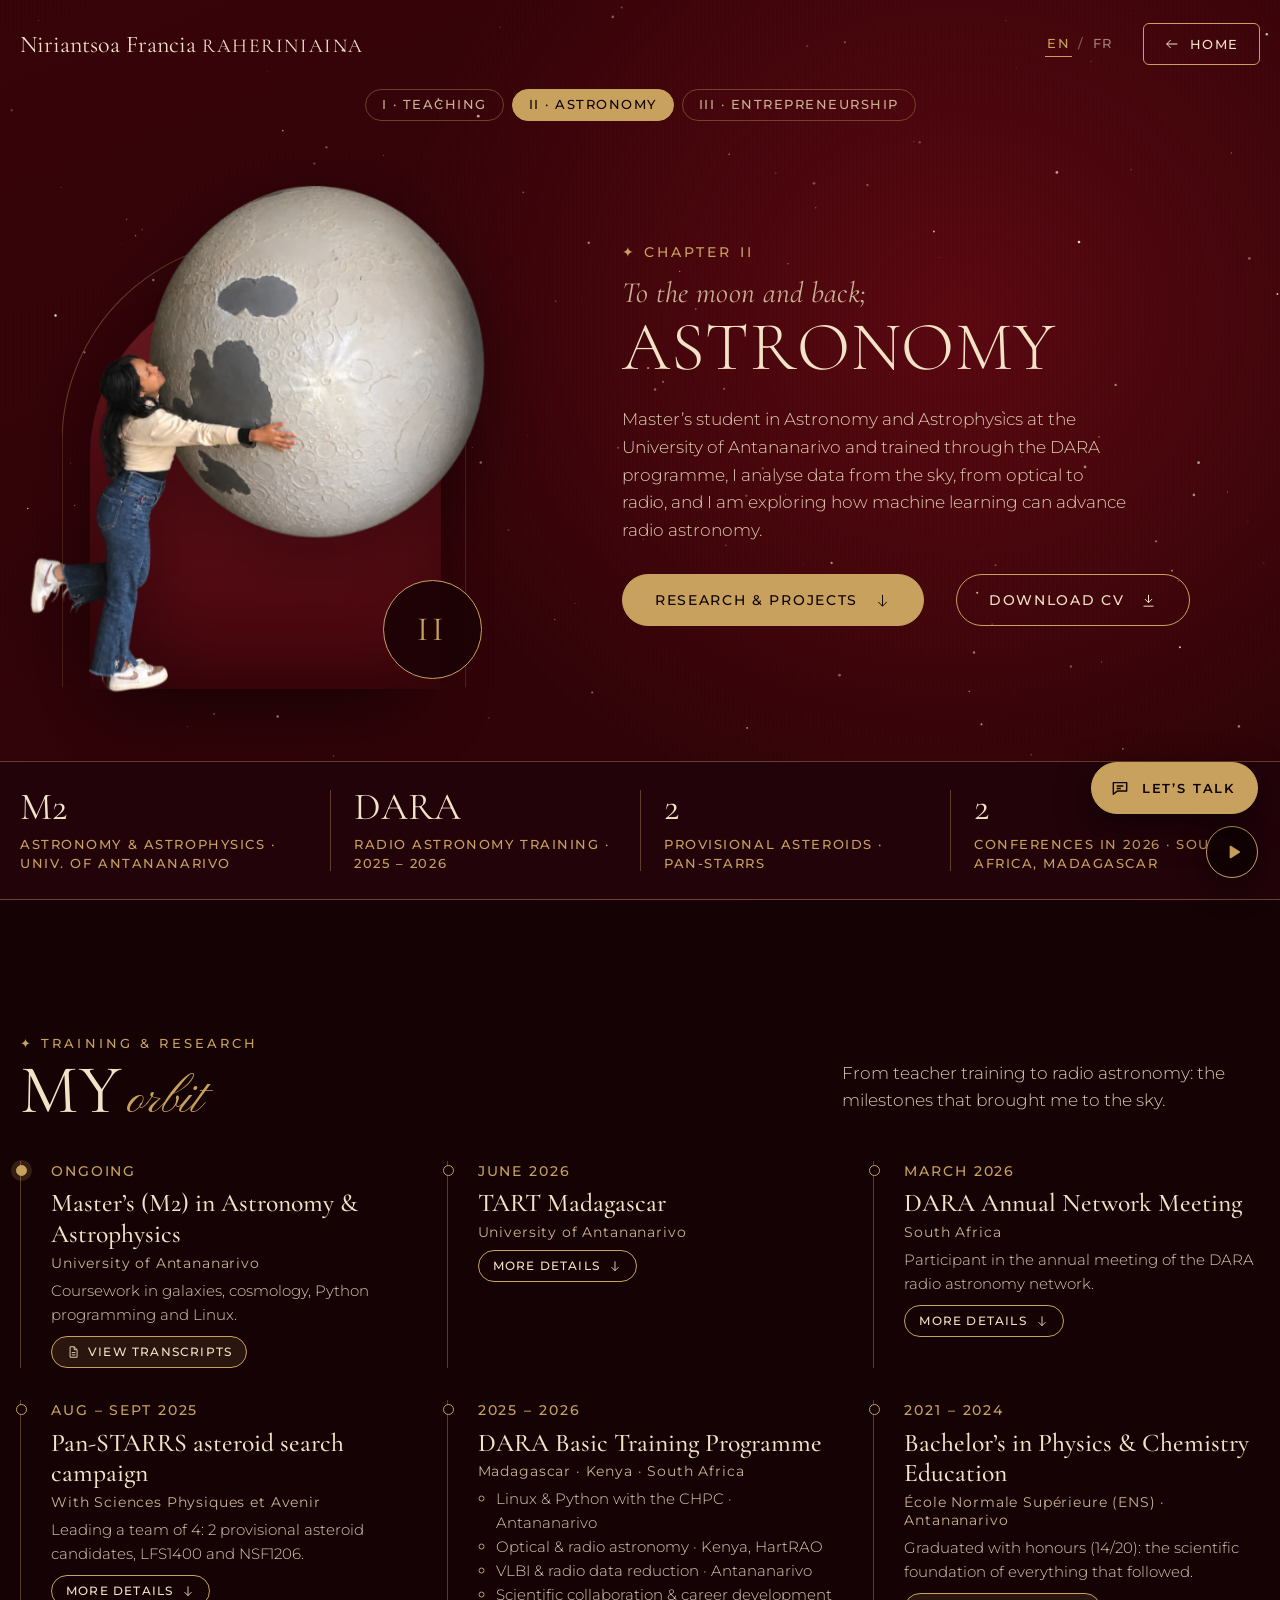
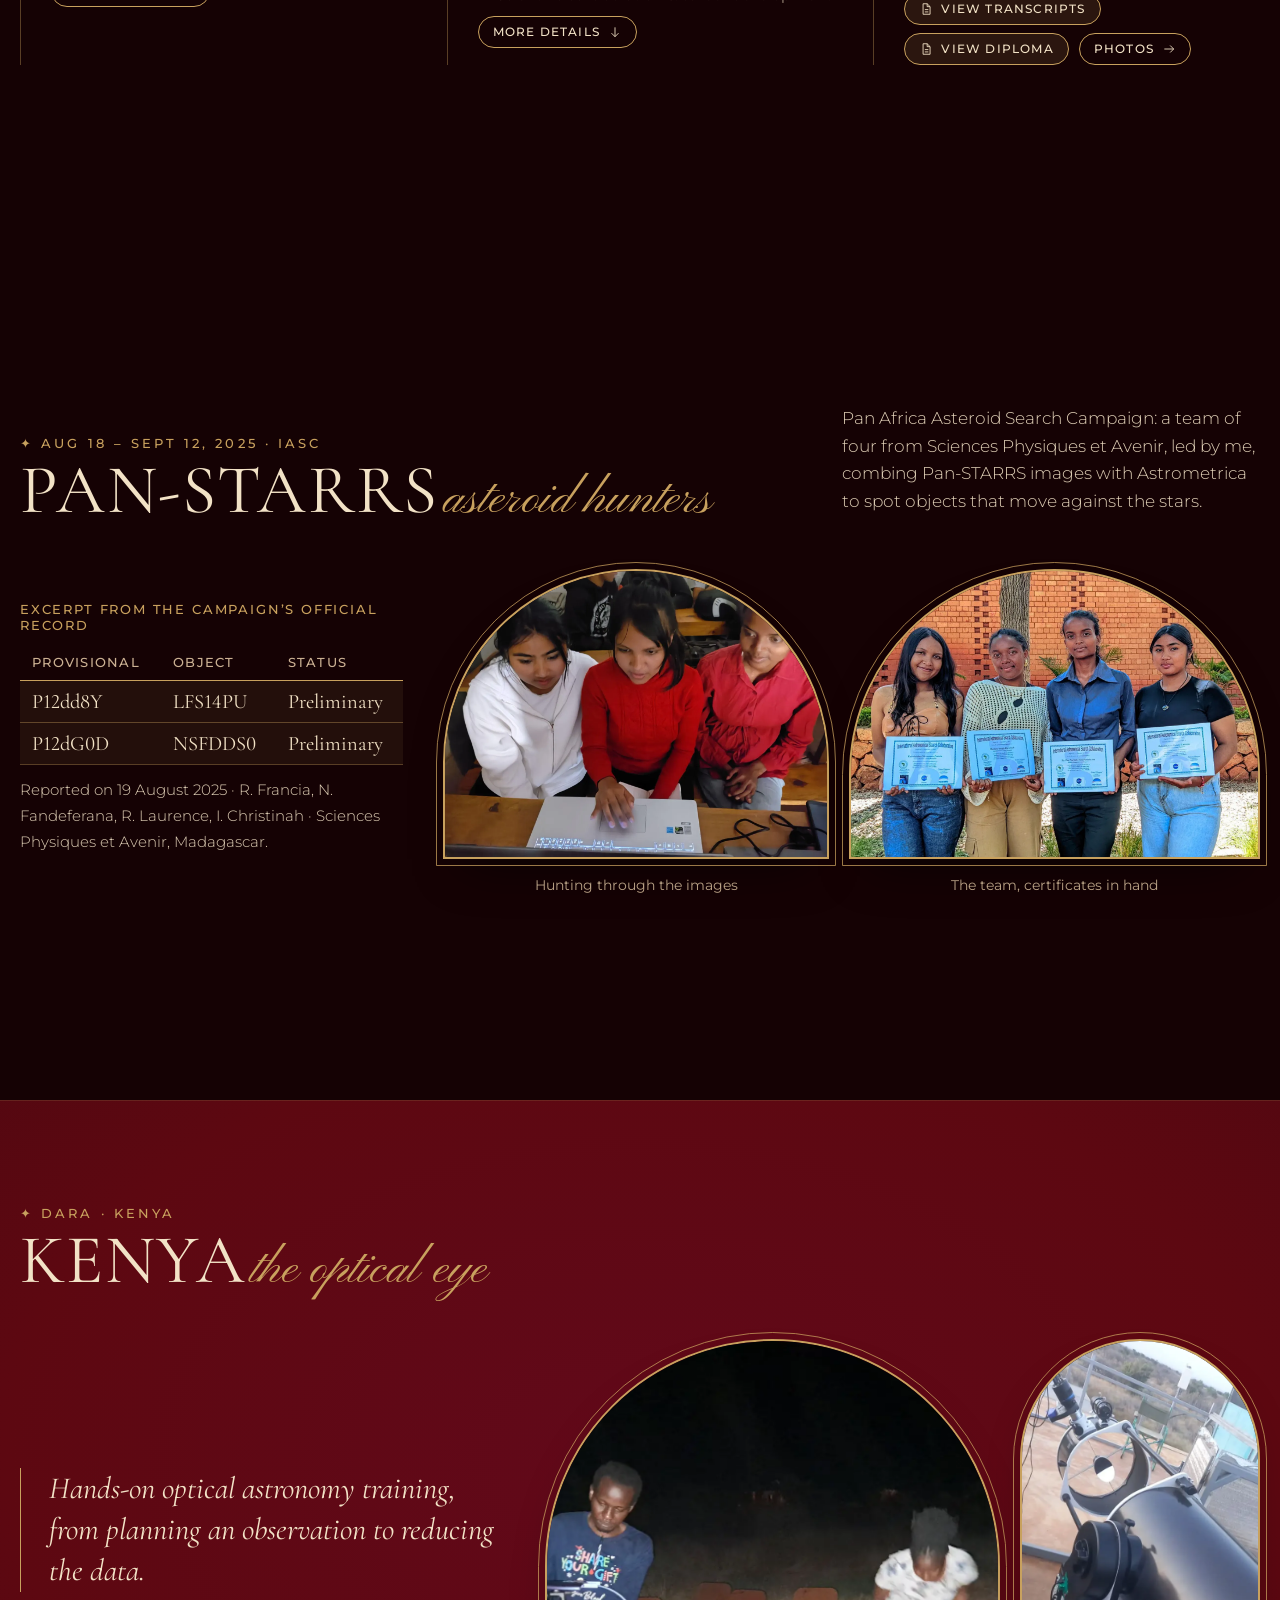
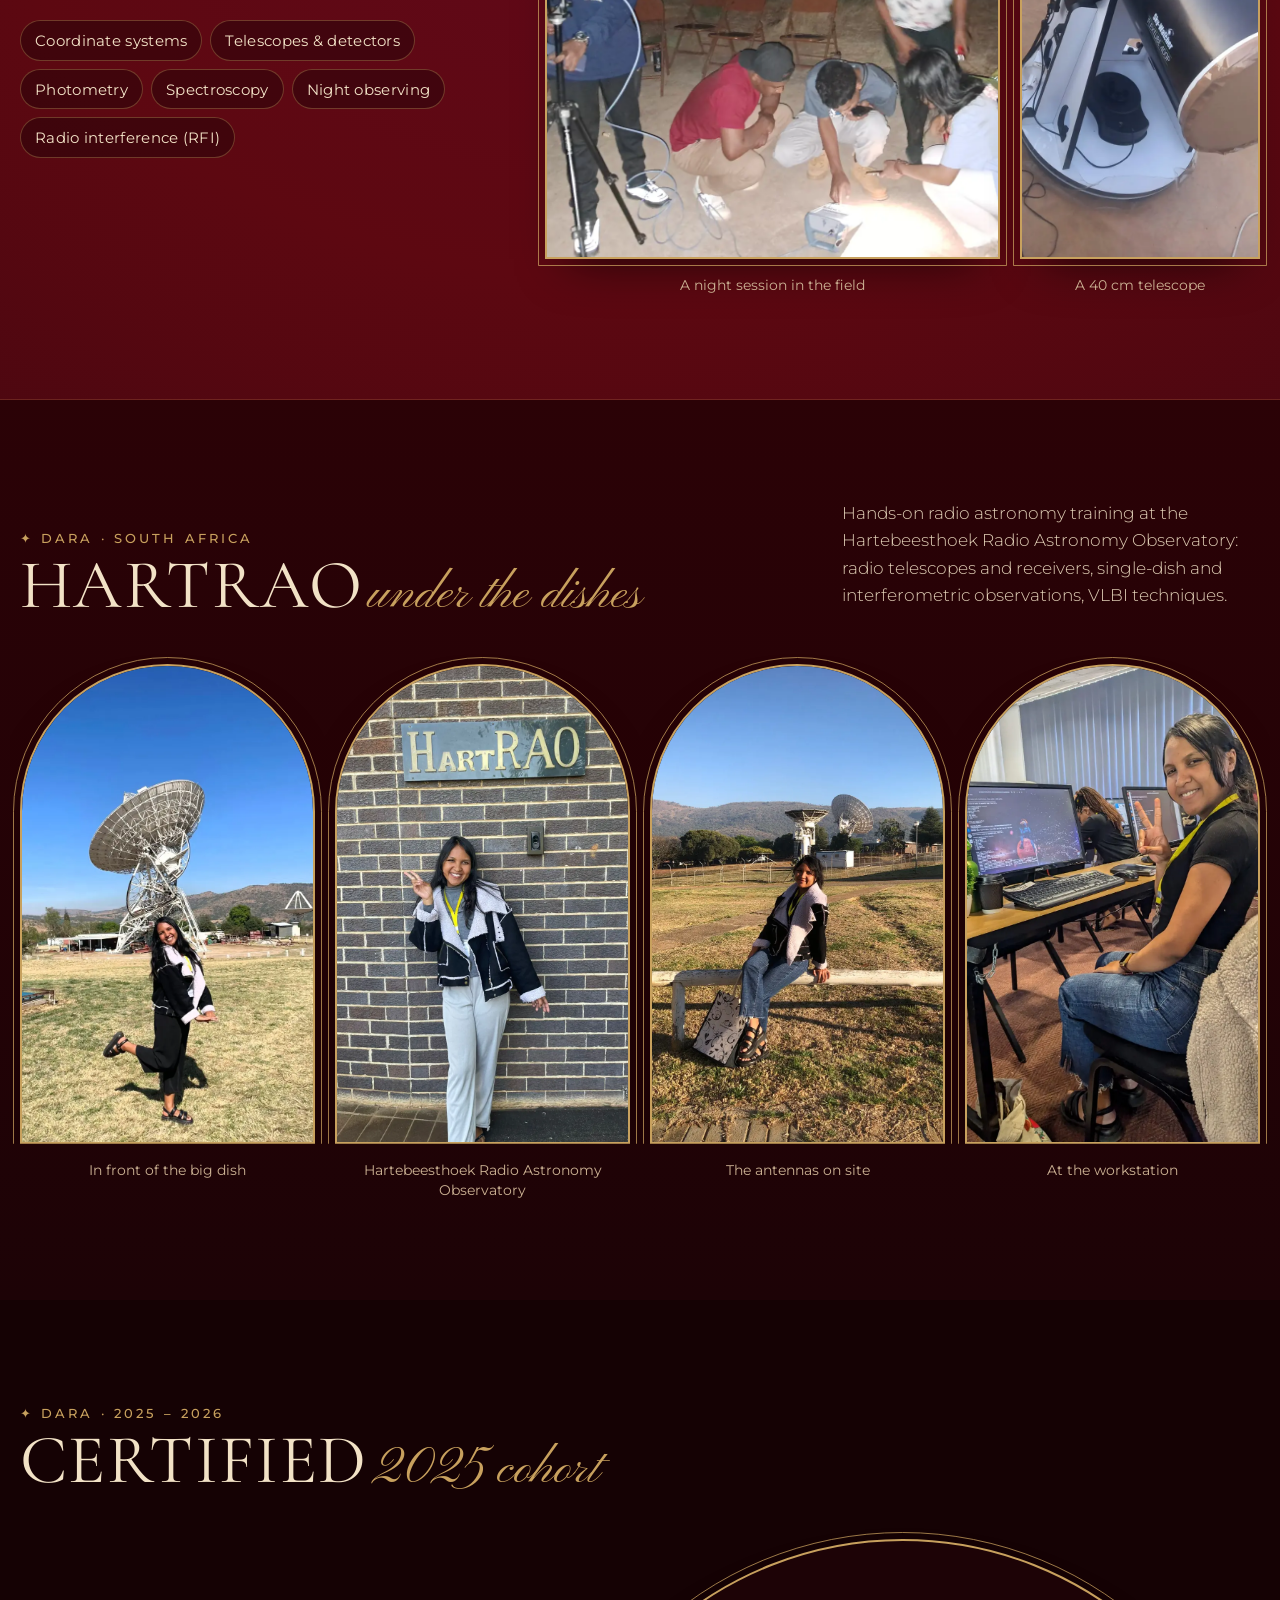
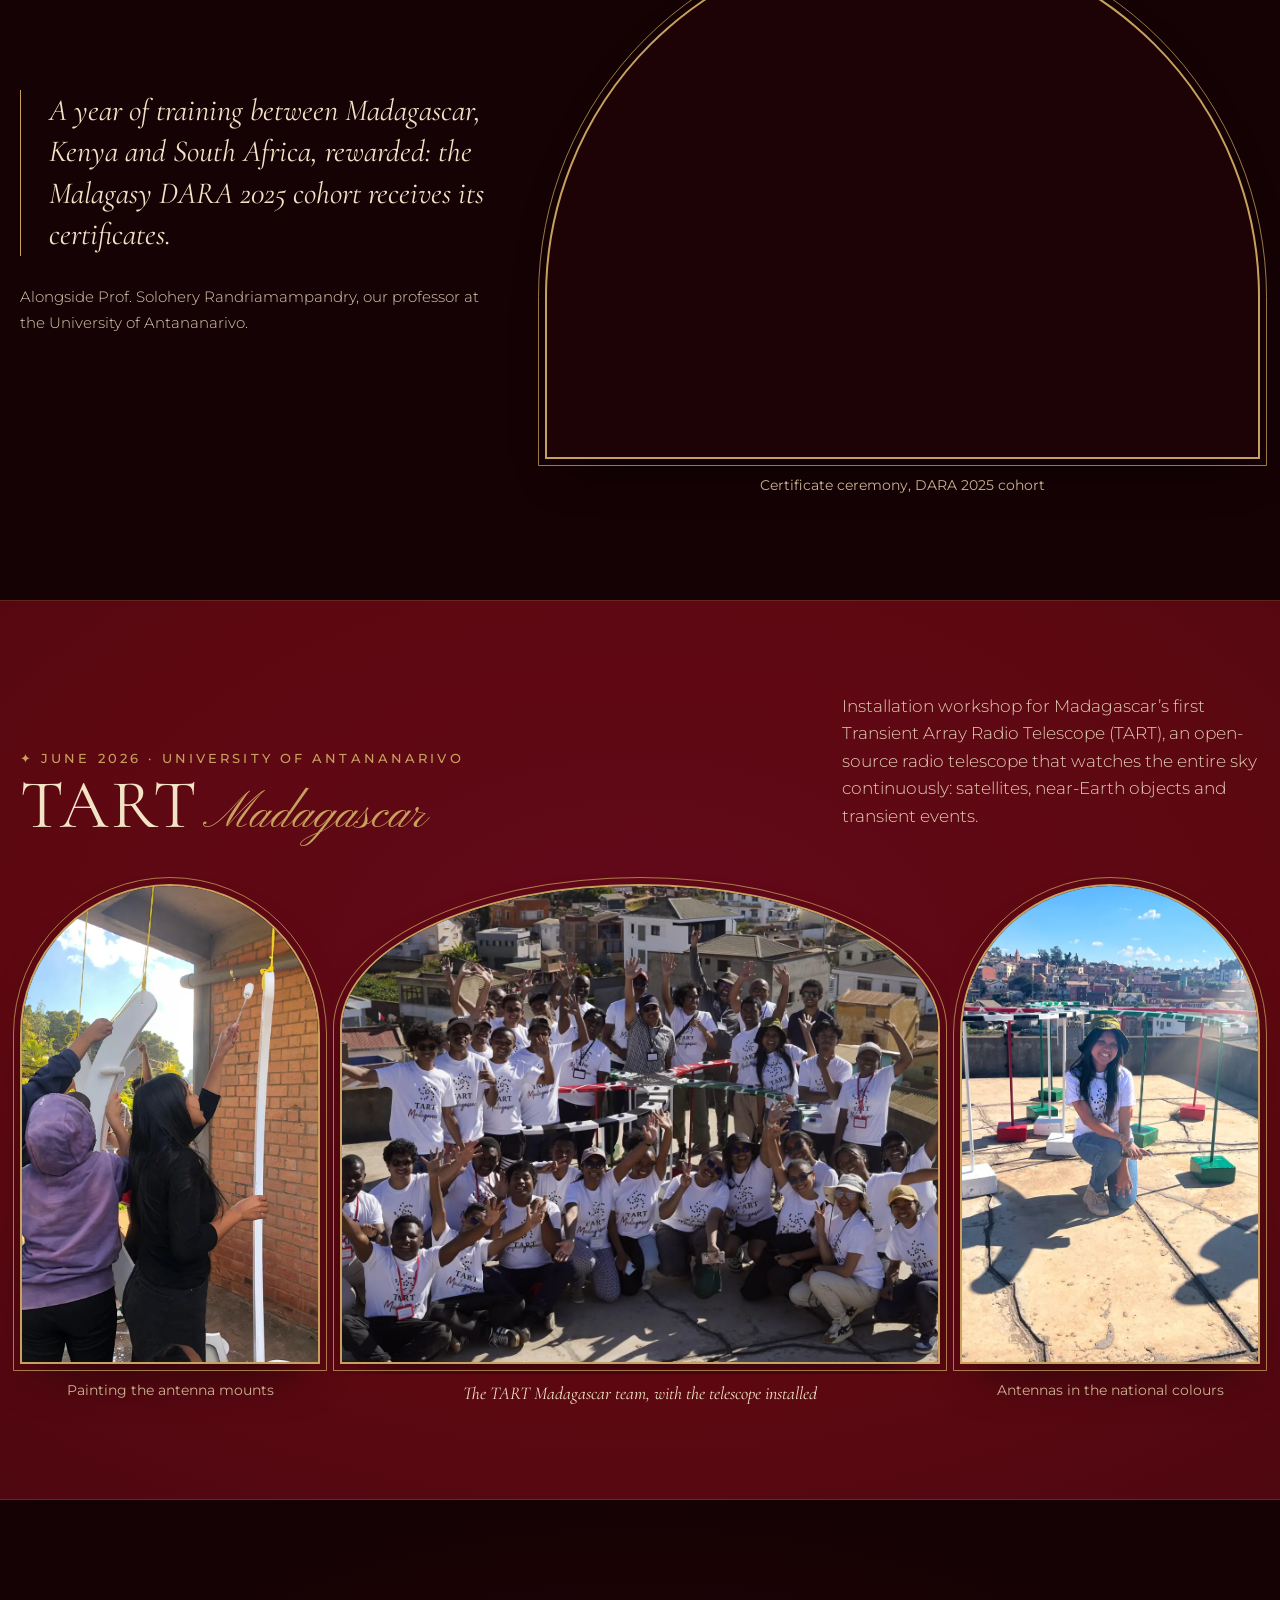
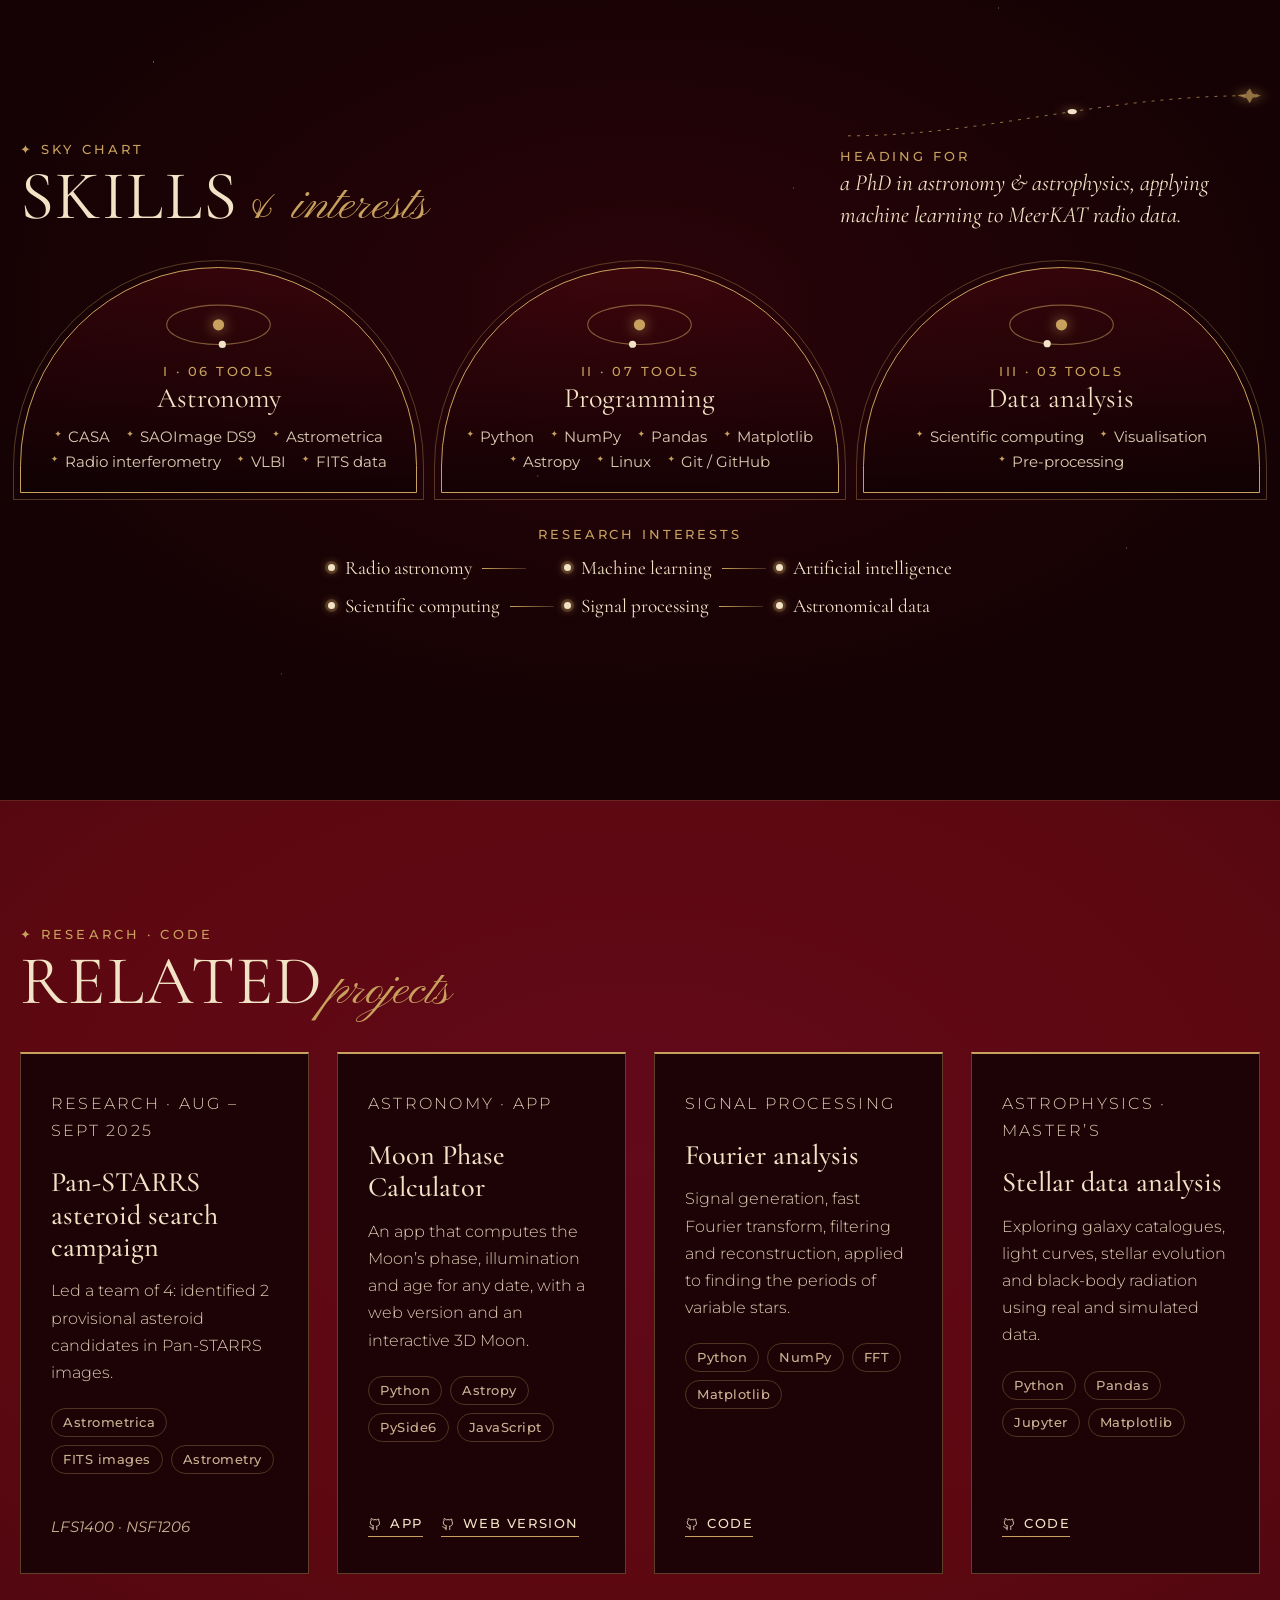
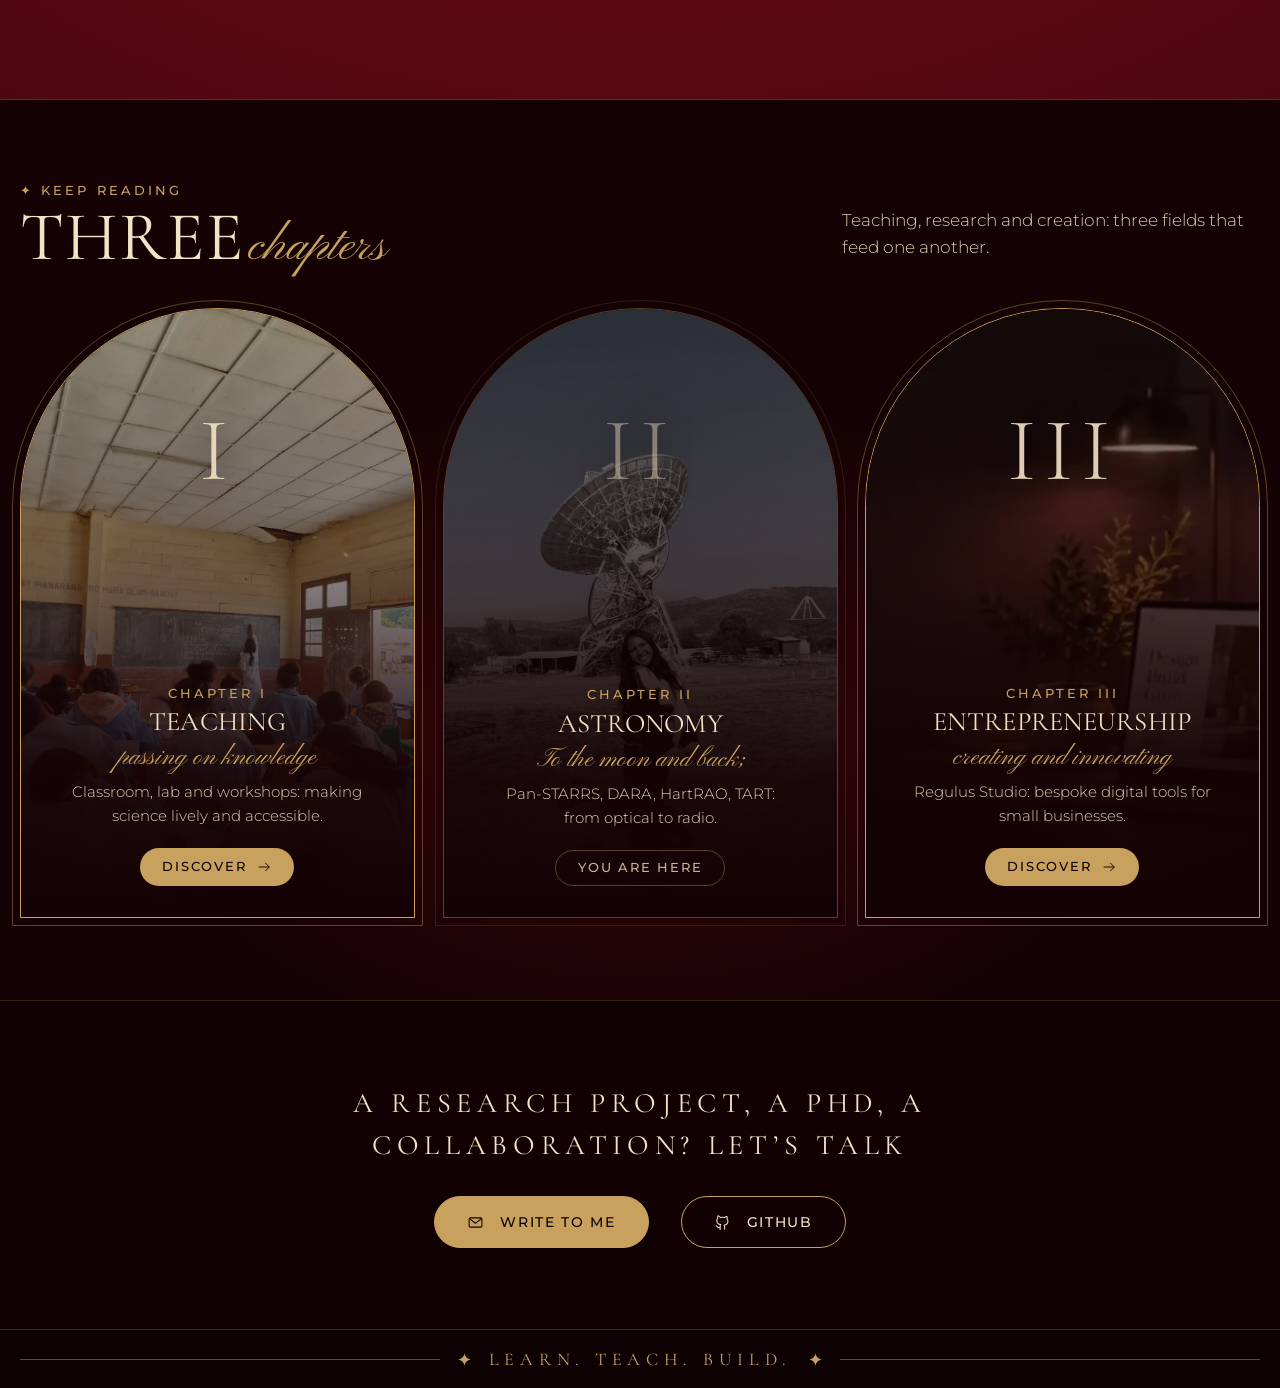
<file: astronomie.html>
<!doctype html>
<html lang="fr">
<head>
  <meta charset="utf-8">
  <meta name="viewport" content="width=device-width, initial-scale=1">
  <script>
    // Langue (anglais par défaut, comme l'accueil) ; animations au défilement seulement si le navigateur les gère
    (function (d) {
      var l = 'en'; try { l = localStorage.getItem('lang') || 'en'; } catch (e) {}
      d.lang = l;
      if (l !== 'fr') { d.classList.add('i18n-pending'); setTimeout(function () { d.classList.remove('i18n-pending'); }, 1500); }
      if ('IntersectionObserver' in window) d.classList.add('js');
    })(document.documentElement);
  </script>
  <script type="application/ld+json">
    {
      "@context": "https://schema.org",
      "@type": "Person",
      "name": "Niriantsoa Francia Raheriniaina",
      "url": "https://niriantsoa.me/astronomie.html",
      "sameAs": [
        "https://github.com/niriantsoa1304"
      ],
      "jobTitle": "Master’s student in Astronomy & Astrophysics, trained in radio astronomy and VLBI data reduction through the DARA programme."
    }
  </script>
  <title data-en="Astronomy — Niriantsoa Francia Raheriniaina">Astronomie — Niriantsoa Francia Raheriniaina</title>
  <meta name="description" data-en-content="Master’s student in Astronomy &amp; Astrophysics, trained in radio astronomy and VLBI data reduction through the DARA programme." content="Étudiante en Master 2 d'Astronomie &amp; Astrophysique, formée en radioastronomie et en réduction de données VLBI par le programme DARA.">
  <meta name="keywords" data-en-content="Niriantsoa, Niriantsoa Francia, Niriantsoa Francia Raheriniaina, Astronomy, Astrophysics, Radio Astronomy, DARA, VLBI, Madagascar, Antananarivo, Physical Sciences and Future, Pan-STARRS, TART, Transient Array Radio Telescope, HARTRAO, To the moon and back, Astronomy master's student, Master 2 student in Astronomy & Astrophysics" content="Niriantsoa, Niriantsoa Francia, Niriantsoa Francia Raheriniaina, Astronomie, Astrophysique, Radioastronomie, DARA, VLBI, Madagascar, Antananarivo, Sciences Physiques et Avenir, Pan-STARRS, TART, Transient Array Radio Telescope, HARTRAO, To the moon and back, étudiante en Master 2 d'Astronomie & Astrophysique"/>
  <meta name="author" content="Niriantsoa Francia Raheriniaina"/>
  <meta name="creator" content="Niriantsoa Francia Raheriniaina"/>
  <meta name="robots" content="index, follow"/>
  <meta name="twitter:card" content="summary_large_image"/>
  <meta name="twitter:title" data-en-content="Astronomy — Niriantsoa Francia Raheriniaina" content="Astronomie — Niriantsoa Francia Raheriniaina"/>
  <meta name="twitter:description" data-en-content="Master’s student in Astronomy & Astrophysics, trained in radio astronomy and VLBI data reduction through the DARA programme." content="Etudiante en Master 2 d'Astronomie & Astrophysique, formée en radioastronomie (DARA)."/>
  <meta name="twitter:image" content="https://niriantsoa.me/Assets/og-image/astronomy.webp"/>
  <meta name="twitter:image:alt" data-en-content="Astronomy - Niriantsoa Francia Raheriniaina" content="Astronomie - Niriantsoa Francia Raheriniaina"/>
  <meta property="og:title" data-en-content="Astronomy — Niriantsoa Francia Raheriniaina" content="Astronomie — Niriantsoa Francia Raheriniaina"/>
  <meta property="og:description" data-en-content="Master’s student in Astronomy & Astrophysics, trained in radio astronomy and VLBI data reduction through the DARA programme." content="Etudiante en Master 2 d'Astronomie & Astrophysique, formée en radioastronomie (DARA)."/>
  <meta property="og:image" content="https://niriantsoa.me/Assets/og-image/astronomy.webp"/>
  <meta property="og:image:alt" data-en-content="Astronomy - Niriantsoa Francia Raheriniaina" content="Astronomie - Niriantsoa Francia Raheriniaina"/>
  <meta property="og:url" content="https://niriantsoa.me/astronomie.html"/>
  <meta property="og:site_name" data-en-content="Astronomy - Niriantsoa Francia Raheriniaina" content="Astronomie - Niriantsoa Francia Raheriniaina"/>
  <meta property="og:type" content="website"/>
  <link rel="author" href="https://niriantsoa.me/"/>
  <link rel="canonical" href="https://niriantsoa.me/astronomie.html"/>
  <link rel="icon" type="image/x-icon" href="favicon.ico" sizes="48x48">
  <link rel="icon" type="image/png" href="Assets/icons/icon-32.png" sizes="32x32">
  <link rel="icon" type="image/png" href="Assets/icons/icon.png" sizes="16x16">
  <link rel="preconnect" href="https://fonts.googleapis.com">
  <link rel="preconnect" href="https://fonts.gstatic.com" crossorigin>
  <link href="https://fonts.googleapis.com/css2?family=Cormorant+Garamond:ital,wght@0,300;0,400;0,500;1,300;1,400&family=Montserrat:wght@300;400;500;600&family=Pinyon+Script&display=swap" rel="stylesheet">
  <link rel="stylesheet" href="pages.css">
  <link rel="stylesheet" href="widgets.css">
</head>
<body class="astro anim">
  <header class="d-hero">
    <div class="top wrap">
      <a href="index.html" class="logo" aria-label="Accueil" data-en-aria="Home">Niriantsoa Francia <span>Raheriniaina</span></a>
      <div class="top-right">
        <div class="lang" role="group" aria-label="Langue / Language">
          <button type="button" data-lang="en" aria-pressed="true" lang="en" title="English">EN</button>
          <span aria-hidden="true">/</span>
          <button type="button" data-lang="fr" aria-pressed="false" lang="fr" title="Français">FR</button>
        </div>
        <a href="index.html#parcours" class="back">
          <svg viewBox="0 0 24 24" fill="none" stroke="currentColor" stroke-width="1.5" aria-hidden="true"><path d="M20 12H4M10 6l-6 6 6 6"/></svg>
          <span class="label" data-en="Home">Accueil</span>
        </a>
      </div>
    </div>

    <nav class="wrap" aria-label="Chapitres" data-en-aria="Chapters">
      <ul class="chapters">
        <li><a href="enseignement.html" data-en="I · Teaching">I · Enseignement</a></li>
        <li><a href="astronomie.html" aria-current="page" data-en="II · Astronomy">II · Astronomie</a></li>
        <li><a href="entrepreneuriat.html" data-en="III · Entrepreneurship">III · Entrepreneuriat</a></li>
      </ul>
    </nav>

    <div class="d-hero-main wrap flip">
      <div>
        <p class="eyebrow" data-en="✦ Chapter II">✦ Chapitre II</p>
        <p class="d-pre" lang="en">To the moon and back;</p>
        <h1 class="d-title" data-en="Astronomy">Astronomie</h1>
        <p class="d-lead" data-en="Master’s student in Astronomy and Astrophysics at the University of Antananarivo and trained through the DARA programme, I analyse data from the sky, from optical to radio, and I am exploring how machine learning can advance radio astronomy.">
          Étudiante en Master 2 d'Astronomie et Astrophysique à l'Université d'Antananarivo et formée par le programme DARA,
          j'analyse les données du ciel, du visible à la radio, et j'explore l'apport du machine learning à la radioastronomie.
        </p>
        <div class="d-actions">
          <a href="#projets" class="btn solid"><span data-en="Research &amp;amp; projects">Recherche &amp; projets</span>
            <svg viewBox="0 0 24 24" fill="none" stroke="currentColor" stroke-width="1.4" aria-hidden="true"><path d="M12 4v16M6 14l6 6 6-6"/></svg></a>
          <a href="CVs/Niriantsoa-Raheriniaina-CV.pdf" class="btn" download><span data-en="Download CV">Télécharger CV</span>
            <svg viewBox="0 0 24 24" fill="none" stroke="currentColor" stroke-width="1.4" aria-hidden="true"><path d="M12 4v11M7 10l5 5 5-5M5 20h14"/></svg></a>
        </div>
      </div>
      <figure class="d-media cutout" style="margin:0">
        <div class="outline" aria-hidden="true"></div>
        <div class="frame" aria-hidden="true"></div>
        <img class="cut" src="Assets/astronomie-lune.webp" alt="Niriantsoa enlace une grande maquette de la Lune, les yeux fermés, une jambe levée" data-en-alt="Niriantsoa hugs a giant model of the Moon, eyes closed, one leg raised" width="1029" height="1165" fetchpriority="high" decoding="async">
        <span class="num" aria-hidden="true">II</span>
      </figure>
    </div>

    <section class="facts" aria-label="En bref" data-en-aria="At a glance">
      <div class="wrap">
        <div class="fact rv"><p class="fact-value">M2</p><p class="fact-label" data-en="Astronomy &amp;amp; Astrophysics · Univ. of Antananarivo">Astronomie &amp; Astrophysique · Univ. d'Antananarivo</p></div>
        <div class="fact rv"><p class="fact-value">DARA</p><p class="fact-label" data-en="Radio astronomy training · 2025 – 2026">Formation en radioastronomie · 2025 – 2026</p></div>
        <div class="fact rv"><p class="fact-value">2</p><p class="fact-label" data-en="Provisional asteroids · Pan-STARRS">Astéroïdes provisoires · Pan-STARRS</p></div>
        <div class="fact rv"><p class="fact-value">2</p><p class="fact-label" data-en="Conferences in 2026 · South Africa, Madagascar">Conférences en 2026 · Afrique du Sud, Madagascar</p></div>
      </div>
    </section>
  </header>

  <main>
    <section class="d-section" aria-labelledby="formation-title">
      <div class="wrap">
        <header class="s-head rv">
          <div>
            <p class="s-kicker" data-en="✦ Training &amp;amp; research">✦ Formation &amp; recherche</p>
            <h2 class="s-title" id="formation-title" data-en="My&lt;span class=&quot;script&quot;&gt;orbit&lt;/span&gt;">Mon<span class="script">orbite</span></h2>
          </div>
          <p class="s-intro" data-en="From teacher training to radio astronomy: the milestones that brought me to the sky.">De la formation d'enseignante à la radioastronomie : les étapes qui m'ont menée vers le ciel.</p>
        </header>
        <ol class="timeline">
          <li class="tl-item now rv">
            <p class="tl-date" data-en="Ongoing">En cours</p>
            <div class="tl-body">
              <h3 data-en="Master’s (M2) in Astronomy &amp;amp; Astrophysics">Master 2 en Astronomie &amp; Astrophysique</h3>
              <p class="tl-place" data-en="University of Antananarivo">Université d'Antananarivo</p>
              <p class="tl-text" data-en="Coursework in galaxies, cosmology, Python programming and Linux.">Cours de galaxies, cosmologie, programmation Python et Linux.</p>
              <div class="tl-links"><a class="tl-btn doc" href="Documents/master-releves-de-notes.pdf" target="_blank" rel="noopener"><svg viewBox="0 0 24 24" fill="none" stroke="currentColor" stroke-width="1.5" stroke-linejoin="round" aria-hidden="true"><path d="M7 3h7l5 5v13H7Z"/><path d="M14 3v5h5M10 13h6M10 17h6"/></svg><span data-en="View transcripts">Relevés de notes</span></a></div>
            </div>
          </li>
          <li class="tl-item rv">
            <p class="tl-date" data-en="June 2026">Juin 2026</p>
            <div class="tl-body">
              <h3>TART Madagascar</h3>
              <p class="tl-place" data-en="University of Antananarivo">Université d'Antananarivo</p>
              <div class="tl-links"><a class="tl-btn" href="#tart"><span data-en="More details">Plus de détails</span><svg viewBox="0 0 24 24" fill="none" stroke="currentColor" stroke-width="1.5" aria-hidden="true"><path d="M12 4v16M6 14l6 6 6-6"/></svg></a></div>
            </div>
          </li>
          <li class="tl-item rv">
            <p class="tl-date" data-en="March 2026">Mars 2026</p>
            <div class="tl-body">
              <h3>DARA Annual Network Meeting</h3>
              <p class="tl-place" data-en="South Africa">Afrique du Sud</p>
              <p class="tl-text" data-en="Participant in the annual meeting of the DARA radio astronomy network.">Participante à la rencontre annuelle du réseau de radioastronomie DARA.</p>
              <div class="tl-links"><a class="tl-btn" href="#certificats"><span data-en="More details">Plus de détails</span><svg viewBox="0 0 24 24" fill="none" stroke="currentColor" stroke-width="1.5" aria-hidden="true"><path d="M12 4v16M6 14l6 6 6-6"/></svg></a></div>
            </div>
          </li>
          <li class="tl-item rv">
            <p class="tl-date" data-en="Aug – Sept 2025">Août – sept. 2025</p>
            <div class="tl-body">
              <h3 data-en="Pan-STARRS asteroid search campaign">Campagne de recherche d'astéroïdes Pan-STARRS</h3>
              <p class="tl-place" data-en="With Sciences Physiques et Avenir">Avec Sciences Physiques et Avenir</p>
              <p class="tl-text" data-en="Leading a team of 4: 2 provisional asteroid candidates, LFS1400 and NSF1206.">À la tête d'une équipe de 4 : 2 astéroïdes candidats provisoires, LFS1400 et NSF1206.</p>
              <div class="tl-links"><a class="tl-btn" href="#pan-starrs"><span data-en="More details">Plus de détails</span><svg viewBox="0 0 24 24" fill="none" stroke="currentColor" stroke-width="1.5" aria-hidden="true"><path d="M12 4v16M6 14l6 6 6-6"/></svg></a></div>
            </div>
          </li>
          <li class="tl-item rv">
            <p class="tl-date">2025 – 2026</p>
            <div class="tl-body">
              <h3 data-en="DARA Basic Training Programme">Programme de formation DARA</h3>
              <p class="tl-place" data-en="Madagascar · Kenya · South Africa">Madagascar · Kenya · Afrique du Sud</p>
              <ul>
                <li data-en="Linux &amp;amp; Python with the CHPC · Antananarivo">Linux &amp; Python avec le CHPC · Antananarivo</li>
                <li data-en="Optical &amp;amp; radio astronomy · Kenya, HartRAO">Astronomie optique &amp; radio · Kenya, HartRAO</li>
                <li data-en="VLBI &amp;amp; radio data reduction · Antananarivo">Réduction de données VLBI &amp; radio · Antananarivo</li>
                <li data-en="Scientific collaboration &amp;amp; career development">Collaboration scientifique &amp; carrière</li>
              </ul>
              <div class="tl-links"><a class="tl-btn" href="#kenya"><span data-en="More details">Plus de détails</span><svg viewBox="0 0 24 24" fill="none" stroke="currentColor" stroke-width="1.5" aria-hidden="true"><path d="M12 4v16M6 14l6 6 6-6"/></svg></a></div>
            </div>
          </li>
          <li class="tl-item rv">
            <p class="tl-date">2021 – 2024</p>
            <div class="tl-body">
              <h3 data-en="Bachelor’s in Physics &amp;amp; Chemistry Education">Licence d'enseignement en physique-chimie</h3>
              <p class="tl-place">École Normale Supérieure (ENS) · Antananarivo</p>
              <p class="tl-text" data-en="Graduated with honours (14/20): the scientific foundation of everything that followed.">Obtenue avec mention (14/20) : le socle scientifique de tout ce qui a suivi.</p>
              <div class="tl-links"><a class="tl-btn doc" href="Documents/licence-releves-de-notes.pdf" target="_blank" rel="noopener"><svg viewBox="0 0 24 24" fill="none" stroke="currentColor" stroke-width="1.5" stroke-linejoin="round" aria-hidden="true"><path d="M7 3h7l5 5v13H7Z"/><path d="M14 3v5h5M10 13h6M10 17h6"/></svg><span data-en="View transcripts">Relevés de notes</span></a><a class="tl-btn doc" href="Documents/licence-diplome.pdf" target="_blank" rel="noopener"><svg viewBox="0 0 24 24" fill="none" stroke="currentColor" stroke-width="1.5" stroke-linejoin="round" aria-hidden="true"><path d="M7 3h7l5 5v13H7Z"/><path d="M14 3v5h5M10 13h6M10 17h6"/></svg><span data-en="View diploma">Diplôme</span></a><a class="tl-btn" href="enseignement.html#diplome"><span data-en="Photos">Photos</span><svg viewBox="0 0 24 24" fill="none" stroke="currentColor" stroke-width="1.5" aria-hidden="true"><path d="M4 12h16M14 6l6 6-6 6"/></svg></a></div>
            </div>
          </li>
        </ol>
      </div>
    </section>

    <section class="d-section" id="pan-starrs" aria-labelledby="pan-title">
      <div class="wrap">
        <header class="s-head rv">
          <div>
            <p class="s-kicker" data-en="✦ Aug 18 – Sept 12, 2025 · IASC">✦ 18 août – 12 sept. 2025 · IASC</p>
            <h2 class="s-title" id="pan-title" data-en="Pan-STARRS&lt;span class=&quot;script&quot;&gt;asteroid hunters&lt;/span&gt;">Pan-STARRS<span class="script">chasseuses d'astéroïdes</span></h2>
          </div>
          <p class="s-intro" data-en="Pan Africa Asteroid Search Campaign: a team of four from Sciences Physiques et Avenir, led by me, combing Pan-STARRS images with Astrometrica to spot objects that move against the stars.">Pan Africa Asteroid Search Campaign : une équipe de quatre de Sciences Physiques et Avenir, que je dirigeais, a analysé des images Pan-STARRS avec Astrometrica pour repérer les objets qui se déplacent parmi les étoiles.</p>
        </header>
        <div class="field">
          <div class="field-text rv">
            <table class="record">
              <caption data-en="Excerpt from the campaign’s official record">Extrait du relevé officiel de la campagne</caption>
              <thead><tr><th data-en="Provisional">Provisoire</th><th data-en="Object">Objet</th><th data-en="Status">Statut</th></tr></thead>
              <tbody>
                <tr><td>P12ddwJ</td><td>LFS1400</td><td data-en="Preliminary">Préliminaire</td></tr>
                <tr><td>P12ddwH</td><td>NSF1206</td><td data-en="Preliminary">Préliminaire</td></tr>
              </tbody>
            </table>
            <p class="field-note" data-en="Reported on 19 August 2025 · R. Francia, N. Fandeferana, R. Laurence, I. Christinah · Sciences Physiques et Avenir, Madagascar.">Signalés le 19 août 2025 · R. Francia, N. Fandeferana, R. Laurence, I. Christinah · Sciences Physiques et Avenir, Madagascar.</p>
          </div>
          <div class="gallery arches pair">
            <figure class="rv wide-arch">
              <img src="Assets/panstarrs-equipe.webp" alt="Trois membres de l'équipe, de face, analysent des images astronomiques sur un ordinateur portable" data-en-alt="Three team members, facing the camera, analysing astronomical images on a laptop" width="1399" height="1050" loading="lazy" decoding="async" style="object-position:50% 30%">
              <figcaption data-en="Hunting through the images">À la recherche d'objets mobiles</figcaption>
            </figure>
            <figure class="rv wide-arch">
              <img src="Assets/panstarrs-certificats.webp" alt="Les quatre membres de l'équipe posent avec leurs certificats de la campagne" data-en-alt="The four team members pose with their campaign certificates" width="1400" height="987" loading="lazy" decoding="async" style="object-position:50% 40%">
              <figcaption data-en="The team, certificates in hand">L'équipe, certificats en main</figcaption>
            </figure>
          </div>
        </div>
      </div>
    </section>

    <section class="d-section red" id="kenya" aria-labelledby="kenya-title">
      <div class="wrap">
        <header class="s-head rv">
          <div>
            <p class="s-kicker" data-en="✦ DARA · Kenya">✦ DARA · Kenya</p>
            <h2 class="s-title" id="kenya-title" data-en="Kenya&lt;span class=&quot;script&quot;&gt;the optical eye&lt;/span&gt;">Kenya<span class="script">l'œil optique</span></h2>
          </div>
        </header>
        <div class="field">
          <div class="field-text rv">
            <p class="statement" data-en="Hands-on optical astronomy training, from planning an observation to reducing the data.">Formation pratique en astronomie optique, de la préparation d'une observation jusqu'au traitement des données.</p>
            <ul class="chips">
              <li data-en="Coordinate systems">Systèmes de coordonnées</li>
              <li data-en="Telescopes &amp;amp; detectors">Télescopes &amp; détecteurs</li>
              <li data-en="Photometry">Photométrie</li>
              <li data-en="Spectroscopy">Spectroscopie</li>
              <li data-en="Night observing">Observations de nuit</li>
              <li data-en="Radio interference (RFI)">Interférences radio (RFI)</li>
            </ul>
          </div>
          <div class="gallery duo arches">
            <figure class="rv">
              <img src="Assets/kenya-nuit.webp" alt="De nuit, un groupe de stagiaires DARA autour d'une antenne sur trépied reliée à un appareil de mesure posé au sol" data-en-alt="At night, a group of DARA trainees around a tripod-mounted antenna connected to a measuring device on the ground" width="1400" height="1050" loading="lazy" decoding="async">
              <figcaption data-en="A night session in the field">Séance de nuit sur le terrain</figcaption>
            </figure>
            <figure class="rv">
              <img src="Assets/kenya-telescope.webp" alt="Télescope Sky-Watcher Flextube 400P de 40 cm sur une terrasse d'observation" data-en-alt="A 40 cm Sky-Watcher Flextube 400P telescope on an observing deck" width="720" height="1280" loading="lazy" decoding="async" style="object-position:50% 45%">
              <figcaption data-en="A 40 cm telescope">Un télescope de 40 cm</figcaption>
            </figure>
          </div>
        </div>
      </div>
    </section>

    <section class="d-section alt" id="hartrao" aria-labelledby="hartrao-title">
      <div class="wrap">
        <header class="s-head rv">
          <div>
            <p class="s-kicker" data-en="✦ DARA · South Africa">✦ DARA · Afrique du Sud</p>
            <h2 class="s-title" id="hartrao-title" data-en="HartRAO&lt;span class=&quot;script&quot;&gt;under the dishes&lt;/span&gt;">HartRAO<span class="script">sous les antennes</span></h2>
          </div>
          <p class="s-intro" data-en="Hands-on radio astronomy training at the Hartebeesthoek Radio Astronomy Observatory: radio telescopes and receivers, single-dish and interferometric observations, VLBI techniques.">Formation pratique en radioastronomie à l'observatoire de Hartebeesthoek (HartRAO) : radiotélescopes et récepteurs, observations en antenne unique et en interférométrie, techniques VLBI.</p>
        </header>
        <div class="gallery four arches">
          <figure class="rv">
            <img src="Assets/hartrao-antenne.webp" alt="Niriantsoa, joyeuse, devant la grande antenne de radiotélescope de HartRAO" data-en-alt="Niriantsoa, beaming, in front of HartRAO’s large radio telescope dish" width="1000" height="1247" loading="lazy" decoding="async" style="object-position:50% 60%">
            <figcaption data-en="In front of the big dish">Devant la grande antenne</figcaption>
          </figure>
          <figure class="rv">
            <img src="Assets/hartrao-entree.webp" alt="Niriantsoa sous l'enseigne « HartRAO » à l'entrée de l'observatoire" data-en-alt="Niriantsoa beneath the “HartRAO” sign at the observatory entrance" width="1000" height="1333" loading="lazy" decoding="async" style="object-position:50% 35%">
            <figcaption data-en="Hartebeesthoek Radio Astronomy Observatory">Observatoire de Hartebeesthoek</figcaption>
          </figure>
          <figure class="rv">
            <img src="Assets/hartrao-site.webp" alt="Niriantsoa assise sur une barrière, avec deux antennes de l'observatoire et les collines en arrière-plan" data-en-alt="Niriantsoa sitting on a rail, with two of the observatory’s dishes and the hills behind her" width="1000" height="1333" loading="lazy" decoding="async" style="object-position:55% 55%">
            <figcaption data-en="The antennas on site">Les antennes du site</figcaption>
          </figure>
          <figure class="rv">
            <img src="Assets/hartrao-poste.webp" alt="Niriantsoa souriante à son poste de travail, un terminal Linux ouvert à l'écran" data-en-alt="Niriantsoa smiling at her workstation, a Linux terminal open on screen" width="1000" height="1333" loading="lazy" decoding="async" style="object-position:50% 40%">
            <figcaption data-en="At the workstation">Au poste de travail</figcaption>
          </figure>
        </div>
      </div>
    </section>

    <section class="d-section" id="certificats" aria-labelledby="certif-title">
      <div class="wrap">
        <header class="s-head rv">
          <div>
            <p class="s-kicker" data-en="✦ DARA · 2025 – 2026">✦ DARA · 2025 – 2026</p>
            <h2 class="s-title" id="certif-title" data-en="Certified&lt;span class=&quot;script&quot;&gt;2025 cohort&lt;/span&gt;">Certifiée<span class="script">cohorte 2025</span></h2>
          </div>
        </header>
        <div class="field">
          <div class="field-text rv">
            <p class="statement" data-en="A year of training between Madagascar, Kenya and South Africa, rewarded: the Malagasy DARA 2025 cohort receives its certificates.">Une année de formation entre Madagascar, le Kenya et l'Afrique du Sud, récompensée : la cohorte malgache DARA 2025 reçoit ses certificats.</p>
            <p class="field-note" data-en="Alongside Prof. Solohery Randriamampandry, our professor at the University of Antananarivo.">Aux côtés du Prof. Solohery Randriamampandry, notre professeur à l'Université d'Antananarivo.</p>
          </div>
          <div class="gallery arches solo">
            <figure class="rv">
              <img src="Assets/dara-certificats.webp" alt="La cohorte malgache DARA 2025 pose avec ses certificats, entourée de deux formateurs, devant le public" data-en-alt="The Malagasy DARA 2025 cohort poses with their certificates, flanked by two trainers, in front of the audience" width="1600" height="1200" loading="lazy" decoding="async" style="object-position:50% 62%">
              <figcaption data-en="Certificate ceremony, DARA 2025 cohort">Remise des certificats, cohorte DARA 2025</figcaption>
            </figure>
          </div>
        </div>
      </div>
    </section>

    <section class="d-section red" id="tart" aria-labelledby="tart-title">
      <div class="wrap">
        <header class="s-head rv">
          <div>
            <p class="s-kicker" data-en="✦ June 2026 · University of Antananarivo">✦ Juin 2026 · Université d'Antananarivo</p>
            <h2 class="s-title" id="tart-title">TART<span class="script">Madagascar</span></h2>
          </div>
          <p class="s-intro" data-en="Installation workshop for Madagascar’s first Transient Array Radio Telescope (TART), an open-source radio telescope that watches the entire sky continuously: satellites, near-Earth objects and transient events.">Atelier d'installation du premier Transient Array Radio Telescope (TART) de Madagascar : un radiotélescope open source qui observe tout le ciel en continu, satellites, objets proches de la Terre et événements transitoires.</p>
        </header>
        <div class="gallery arches centre">
          <figure class="rv">
            <img src="Assets/tart-peinture.webp" alt="Niriantsoa et d'autres participants peignent en blanc les supports d'antennes du télescope TART" data-en-alt="Niriantsoa and other participants painting the TART antenna mounts white" width="1000" height="1333" loading="lazy" decoding="async" style="object-position:55% 40%">
            <figcaption data-en="Painting the antenna mounts">Peindre les supports d'antennes</figcaption>
          </figure>
          <figure class="rv wide">
            <img src="Assets/tart-groupe.webp" alt="Photo de groupe des participants de TART Madagascar, bras levés, autour du télescope installé sur le toit" data-en-alt="Group photo of the TART Madagascar participants, arms raised, around the telescope installed on the rooftop" width="1600" height="1066" loading="lazy" decoding="async" style="object-position:50% 45%">
            <figcaption data-en="The TART Madagascar team, with the telescope installed">L'équipe TART Madagascar, télescope installé</figcaption>
          </figure>
          <figure class="rv">
            <img src="Assets/tart-antennes.webp" alt="Niriantsoa accroupie devant les antennes du TART, peintes aux couleurs du drapeau malgache, sur un toit d'Antananarivo" data-en-alt="Niriantsoa crouching in front of the TART antennas, painted in the colours of the Malagasy flag, on a rooftop in Antananarivo" width="1400" height="1050" loading="lazy" decoding="async" style="object-position:52% 50%">
            <figcaption data-en="Antennas in the national colours">Les antennes aux couleurs du pays</figcaption>
          </figure>
        </div>
      </div>
    </section>

    <section class="d-section sky" aria-labelledby="outils-title">
      <div class="wrap">
        <header class="s-head rv">
          <div>
            <p class="s-kicker" data-en="✦ Sky chart">✦ Carte du ciel</p>
            <h2 class="s-title" id="outils-title" data-en="Skills&lt;span class=&quot;script&quot;&gt;&amp;amp; interests&lt;/span&gt;">Compétences<span class="script">&amp; intérêts</span></h2>
          </div>
          <div class="sky-next">
            <svg class="traj" viewBox="0 0 320 70" preserveAspectRatio="none" aria-hidden="true"><path d="M6 62 C 110 62, 200 10, 312 10"/><path class="goal" d="M312 1 L314.5 7.5 L321 10 L314.5 12.5 L312 19 L309.5 12.5 L303 10 L309.5 7.5 Z"/><circle class="shoot" r="3.5"><animateMotion dur="5s" repeatCount="indefinite" path="M6 62 C 110 62, 200 10, 312 10"/></circle></svg>
            <p class="sky-next-label" data-en="Heading for">Cap sur</p>
            <p class="sky-next-text" data-en="a PhD in astronomy &amp;amp; astrophysics, applying machine learning to MeerKAT radio data.">un doctorat en astronomie &amp; astrophysique, avec le machine learning appliqué aux données radio de MeerKAT.</p>
          </div>
        </header>
        <div class="sky-cards">
          <article class="sky-card rv">
            <svg class="orb" viewBox="0 0 120 60" aria-hidden="true"><ellipse cx="60" cy="30" rx="46" ry="17.5"/><circle class="sun" cx="60" cy="30" r="5"/><circle class="planet" r="3.2"><animateMotion dur="12s" repeatCount="indefinite" path="M 106 30 A 46 17.5 0 1 1 14 30 A 46 17.5 0 1 1 106 30"/></circle></svg>
            <p class="sky-num">I · <span data-en="06 tools">06 outils</span></p>
            <h3 data-en="Astronomy">Astronomie</h3>
            <ul class="sky-list"><li>CASA</li><li>SAOImage DS9</li><li>Astrometrica</li><li data-en="Radio interferometry">Interférométrie radio</li><li>VLBI</li><li data-en="FITS data">Données FITS</li></ul>
          </article>
          <article class="sky-card rv">
            <svg class="orb" viewBox="0 0 120 60" aria-hidden="true"><ellipse cx="60" cy="30" rx="46" ry="17.5"/><circle class="sun" cx="60" cy="30" r="5"/><circle class="planet" r="3.2"><animateMotion dur="10s" repeatCount="indefinite" path="M 106 30 A 46 17.5 0 1 1 14 30 A 46 17.5 0 1 1 106 30"/></circle></svg>
            <p class="sky-num">II · <span data-en="07 tools">07 outils</span></p>
            <h3 data-en="Programming">Programmation</h3>
            <ul class="sky-list"><li>Python</li><li>NumPy</li><li>Pandas</li><li>Matplotlib</li><li>Astropy</li><li>Linux</li><li>Git / GitHub</li></ul>
          </article>
          <article class="sky-card rv">
            <svg class="orb" viewBox="0 0 120 60" aria-hidden="true"><ellipse cx="60" cy="30" rx="46" ry="17.5"/><circle class="sun" cx="60" cy="30" r="5"/><circle class="planet" r="3.2"><animateMotion dur="9s" repeatCount="indefinite" path="M 106 30 A 46 17.5 0 1 1 14 30 A 46 17.5 0 1 1 106 30"/></circle></svg>
            <p class="sky-num">III · <span data-en="03 tools">03 outils</span></p>
            <h3 data-en="Data analysis">Analyse de données</h3>
            <ul class="sky-list"><li data-en="Scientific computing">Calcul scientifique</li><li data-en="Visualisation">Visualisation</li><li data-en="Pre-processing">Pré-traitement</li></ul>
          </article>
        </div>
        <div class="sky-const rv">
          <p class="sky-const-label" data-en="Research interests">Centres d'intérêt de recherche</p>
          <ul class="sky-stars"><li data-en="Radio astronomy">Radioastronomie</li><li>Machine learning</li><li data-en="Artificial intelligence">Intelligence artificielle</li><li data-en="Scientific computing">Calcul scientifique</li><li data-en="Signal processing">Traitement du signal</li><li data-en="Astronomical data">Données astronomiques</li></ul>
        </div>
      </div>
    </section>

    <section class="d-section red" id="projets" aria-labelledby="projets-title">
      <div class="wrap">
        <header class="s-head rv">
          <div>
            <p class="s-kicker" data-en="✦ Research · Code">✦ Recherche · Code</p>
            <h2 class="s-title" id="projets-title" data-en="Related&lt;span class=&quot;script&quot;&gt;projects&lt;/span&gt;">Projets<span class="script">liés</span></h2>
          </div>
        </header>
        <div class="projects">
          <article class="proj rv">
            <p class="proj-meta" data-en="Research · Aug – Sept 2025">Recherche · Août – sept. 2025</p>
            <h3 data-en="Pan-STARRS asteroid search campaign">Campagne d'astéroïdes Pan-STARRS</h3>
            <p data-en="Led a team of 4: identified 2 provisional asteroid candidates in Pan-STARRS images.">Cheffe d'une équipe de 4 : 2 astéroïdes candidats provisoires identifiés sur des images Pan-STARRS.</p>
            <ul class="stack"><li>Astrometrica</li><li data-en="FITS images">Images FITS</li><li data-en="Astrometry">Astrométrie</li></ul>
            <div class="proj-links"><span class="note">LFS1400 · NSF1206</span></div>
          </article>
          <article class="proj rv">
            <p class="proj-meta" data-en="Astronomy · App">Astronomie · Application</p>
            <h3>Moon Phase Calculator</h3>
            <p data-en="An app that computes the Moon’s phase, illumination and age for any date, with a web version and an interactive 3D Moon.">Application qui calcule la phase, l'illumination et l'âge de la Lune pour n'importe quelle date, avec une version web et une Lune 3D interactive.</p>
            <ul class="stack"><li>Python</li><li>Astropy</li><li>PySide6</li><li>JavaScript</li></ul>
            <div class="proj-links">
              <a href="https://github.com/niriantsoa1304/Moon_Phase_Calculator_Francia" target="_blank" rel="noopener"><svg viewBox="0 0 24 24" fill="none" stroke="currentColor" stroke-width="1.5" stroke-linecap="round" stroke-linejoin="round" aria-hidden="true"><path d="M9 19c-4 1.3-4-2-6-2.5m12 5v-3.3a2.9 2.9 0 0 0-.8-2.2c2.7-.3 5.5-1.3 5.5-6a4.6 4.6 0 0 0-1.3-3.2 4.3 4.3 0 0 0-.1-3.2s-1-.3-3.4 1.3a11.6 11.6 0 0 0-6 0C6.5 2.3 5.5 2.6 5.5 2.6a4.3 4.3 0 0 0-.1 3.2A4.6 4.6 0 0 0 4 9c0 4.7 2.8 5.7 5.5 6a2.9 2.9 0 0 0-.8 2.2V22"/></svg> <span data-en="App">Application</span></a>
              <a href="https://github.com/niriantsoa1304/moon-phase-web" target="_blank" rel="noopener"><svg viewBox="0 0 24 24" fill="none" stroke="currentColor" stroke-width="1.5" stroke-linecap="round" stroke-linejoin="round" aria-hidden="true"><path d="M9 19c-4 1.3-4-2-6-2.5m12 5v-3.3a2.9 2.9 0 0 0-.8-2.2c2.7-.3 5.5-1.3 5.5-6a4.6 4.6 0 0 0-1.3-3.2 4.3 4.3 0 0 0-.1-3.2s-1-.3-3.4 1.3a11.6 11.6 0 0 0-6 0C6.5 2.3 5.5 2.6 5.5 2.6a4.3 4.3 0 0 0-.1 3.2A4.6 4.6 0 0 0 4 9c0 4.7 2.8 5.7 5.5 6a2.9 2.9 0 0 0-.8 2.2V22"/></svg> <span data-en="Web version">Version web</span></a>
            </div>
          </article>
          <article class="proj rv">
            <p class="proj-meta" data-en="Signal processing">Traitement du signal</p>
            <h3 data-en="Fourier analysis">Analyse de Fourier</h3>
            <p data-en="Signal generation, fast Fourier transform, filtering and reconstruction, applied to finding the periods of variable stars.">Génération de signaux, transformée de Fourier rapide, filtrage et reconstruction, avec une application à la détection de la période d'étoiles variables.</p>
            <ul class="stack"><li>Python</li><li>NumPy</li><li>FFT</li><li>Matplotlib</li></ul>
            <div class="proj-links"><a href="https://github.com/niriantsoa1304/Signal_Processing_Francia" target="_blank" rel="noopener"><svg viewBox="0 0 24 24" fill="none" stroke="currentColor" stroke-width="1.5" stroke-linecap="round" stroke-linejoin="round" aria-hidden="true"><path d="M9 19c-4 1.3-4-2-6-2.5m12 5v-3.3a2.9 2.9 0 0 0-.8-2.2c2.7-.3 5.5-1.3 5.5-6a4.6 4.6 0 0 0-1.3-3.2 4.3 4.3 0 0 0-.1-3.2s-1-.3-3.4 1.3a11.6 11.6 0 0 0-6 0C6.5 2.3 5.5 2.6 5.5 2.6a4.3 4.3 0 0 0-.1 3.2A4.6 4.6 0 0 0 4 9c0 4.7 2.8 5.7 5.5 6a2.9 2.9 0 0 0-.8 2.2V22"/></svg> Code</a></div>
          </article>
          <article class="proj rv">
            <p class="proj-meta" data-en="Astrophysics · Master’s">Astrophysique · Master</p>
            <h3 data-en="Stellar data analysis">Analyse de données stellaires</h3>
            <p data-en="Exploring galaxy catalogues, light curves, stellar evolution and black-body radiation using real and simulated data.">Exploration de catalogues de galaxies, courbes de lumière, évolution stellaire et rayonnement du corps noir à partir de données réelles et simulées.</p>
            <ul class="stack"><li>Python</li><li>Pandas</li><li>Jupyter</li><li>Matplotlib</li></ul>
            <div class="proj-links"><a href="https://github.com/niriantsoa1304/Astrophysics_Assignments_Francia" target="_blank" rel="noopener"><svg viewBox="0 0 24 24" fill="none" stroke="currentColor" stroke-width="1.5" stroke-linecap="round" stroke-linejoin="round" aria-hidden="true"><path d="M9 19c-4 1.3-4-2-6-2.5m12 5v-3.3a2.9 2.9 0 0 0-.8-2.2c2.7-.3 5.5-1.3 5.5-6a4.6 4.6 0 0 0-1.3-3.2 4.3 4.3 0 0 0-.1-3.2s-1-.3-3.4 1.3a11.6 11.6 0 0 0-6 0C6.5 2.3 5.5 2.6 5.5 2.6a4.3 4.3 0 0 0-.1 3.2A4.6 4.6 0 0 0 4 9c0 4.7 2.8 5.7 5.5 6a2.9 2.9 0 0 0-.8 2.2V22"/></svg> Code</a></div>
          </article>
        </div>
      </div>
    </section>

    <section class="d-section portals-sec" aria-labelledby="suite-title">
      <div class="wrap">
        <header class="s-head rv">
          <div>
            <p class="s-kicker" data-en="✦ Keep reading">✦ Poursuivre</p>
            <h2 class="s-title" id="suite-title" data-en="Three&lt;span class=&quot;script&quot;&gt;chapters&lt;/span&gt;">Trois<span class="script">chapitres</span></h2>
          </div>
          <p class="s-intro" data-en="Teaching, research and creation: three fields that feed one another.">Transmettre, chercher et créer : trois domaines qui se nourrissent l'un l'autre.</p>
        </header>
        <nav class="portals" aria-label="Chapitres" data-en-aria="Chapters">
            <a class="portal rv" href="enseignement.html">
              <img src="Assets/classe-cours.webp" alt="" loading="lazy" decoding="async" style="object-position:50% 30%">
              <span class="portal-num" aria-hidden="true">I</span>
              <span class="portal-body">
                <small data-en="Chapter I">Chapitre I</small>
                <strong data-en="Teaching">Enseignement</strong>
                <em data-en="passing on knowledge">transmettre le savoir</em>
                <span class="portal-text" data-en="Classroom, lab and workshops: making science lively and accessible.">Classe, laboratoire et ateliers : rendre la science vivante et accessible.</span>
                <span class="portal-cta"><span data-en="Discover">Découvrir</span><svg viewBox="0 0 24 24" fill="none" stroke="currentColor" stroke-width="1.4" aria-hidden="true"><path d="M4 12h16M14 6l6 6-6 6"/></svg></span>
              </span>
            </a>
            <div class="portal rv is-current" aria-current="page">
              <img src="Assets/hartrao-antenne.webp" alt="" loading="lazy" decoding="async" style="object-position:50% 45%">
              <span class="portal-num" aria-hidden="true">II</span>
              <span class="portal-body">
                <small data-en="Chapter II">Chapitre II</small>
                <strong data-en="Astronomy">Astronomie</strong>
                <em lang="en">To the moon and back;</em>
                <span class="portal-text" data-en="Pan-STARRS, DARA, HartRAO, TART: from optical to radio.">Pan-STARRS, DARA, HartRAO, TART : du visible à la radio.</span>
                <span class="portal-here" data-en="You are here">Vous êtes ici</span>
              </span>
            </div>
            <a class="portal rv" href="entrepreneuriat.html">
              <img src="Assets/regulus-bureau.webp" alt="" loading="lazy" decoding="async" style="object-position:50% 40%">
              <span class="portal-num" aria-hidden="true">III</span>
              <span class="portal-body">
                <small data-en="Chapter III">Chapitre III</small>
                <strong data-en="Entrepreneurship">Entrepreneuriat</strong>
                <em data-en="creating and innovating">créer et innover</em>
                <span class="portal-text" data-en="Regulus Studio: bespoke digital tools for small businesses.">Regulus Studio : des outils numériques sur mesure pour les PME.</span>
                <span class="portal-cta"><span data-en="Discover">Découvrir</span><svg viewBox="0 0 24 24" fill="none" stroke="currentColor" stroke-width="1.4" aria-hidden="true"><path d="M4 12h16M14 6l6 6-6 6"/></svg></span>
              </span>
            </a>
        </nav>
      </div>
    </section>
  </main>

  <footer>
    <section class="d-contact" aria-labelledby="contact-title">
      <div class="wrap">
        <h2 id="contact-title" class="rv" data-en="A research project, a PhD, a collaboration? Let’s talk">Un projet de recherche, un doctorat, une collaboration ? Parlons-en</h2>
        <div class="d-actions rv">
          <a class="btn solid" href="mailto:niriantsoa1304@gmail.com?subject=Astronomie%20%2F%20recherche" data-en-href="mailto:niriantsoa1304@gmail.com?subject=Astronomy%20%2F%20research">
            <svg viewBox="0 0 24 24" fill="none" stroke="currentColor" stroke-width="1.5" stroke-linejoin="round" aria-hidden="true"><rect x="3" y="5.5" width="18" height="13" rx="1.5"/><path d="m3.5 6.5 8.5 6.5 8.5-6.5"/></svg>
            <span data-en="Write to me">M'écrire</span></a>
          <a class="btn" href="https://github.com/niriantsoa1304" target="_blank" rel="noopener">
            <svg viewBox="0 0 24 24" fill="none" stroke="currentColor" stroke-width="1.5" stroke-linecap="round" stroke-linejoin="round" aria-hidden="true"><path d="M9 19c-4 1.3-4-2-6-2.5m12 5v-3.3a2.9 2.9 0 0 0-.8-2.2c2.7-.3 5.5-1.3 5.5-6a4.6 4.6 0 0 0-1.3-3.2 4.3 4.3 0 0 0-.1-3.2s-1-.3-3.4 1.3a11.6 11.6 0 0 0-6 0C6.5 2.3 5.5 2.6 5.5 2.6a4.3 4.3 0 0 0-.1 3.2A4.6 4.6 0 0 0 4 9c0 4.7 2.8 5.7 5.5 6a2.9 2.9 0 0 0-.8 2.2V22"/></svg>
            GitHub</a>
        </div>
      </div>
    </section>
    <div class="footer-band">
      <div class="wrap">
        <span class="rule" aria-hidden="true"></span><svg viewBox="0 0 24 24" aria-hidden="true"><path fill="currentColor" d="M12 0c.6 6.4 5.6 11.4 12 12-6.4.6-11.4 5.6-12 12-.6-6.4-5.6-11.4-12-12C6.4 11.4 11.4 6.4 12 0Z"/></svg>
        <p data-en="Learn. Teach. Build.">Apprendre. Enseigner. Entreprendre.</p>
        <svg viewBox="0 0 24 24" aria-hidden="true"><path fill="currentColor" d="M12 0c.6 6.4 5.6 11.4 12 12-6.4.6-11.4 5.6-12 12-.6-6.4-5.6-11.4-12-12C6.4 11.4 11.4 6.4 12 0Z"/></svg><span class="rule" aria-hidden="true"></span>
      </div>
    </div>
  </footer>
  <!-- Appel à l'action flottant : WhatsApp ou e-mail -->
  <div class="cta" id="cta">
    <ul class="cta-menu" id="cta-menu" aria-label="Me contacter" data-en-aria="Contact me">
      <li><a class="wa" data-en-href="https://wa.me/261347418591?text=Hello%20Niriantsoa%2C%20I%20came%20across%20your%20portfolio%20and%20would%20love%20to%20talk%20with%20you." href="https://wa.me/261347418591?text=Bonjour%20Niriantsoa%2C%20j%27ai%20d%C3%A9couvert%20votre%20portfolio%20et%20j%27aimerais%20%C3%A9changer%20avec%20vous." target="_blank" rel="noopener">
        <span class="ic" aria-hidden="true"><svg viewBox="0 0 24 24" fill="currentColor"><path d="M12 2a10 10 0 0 0-8.6 15.1L2 22l5-1.3A10 10 0 1 0 12 2Zm0 18.2a8.2 8.2 0 0 1-4.2-1.2l-.3-.2-3 .8.8-2.9-.2-.3A8.2 8.2 0 1 1 12 20.2Zm4.5-6.1c-.2-.1-1.5-.7-1.7-.8-.2-.1-.4-.1-.6.1l-.8 1c-.1.2-.3.2-.5.1a6.7 6.7 0 0 1-3.3-2.9c-.2-.4.2-.4.7-1.3.1-.2 0-.3 0-.4l-.8-1.8c-.2-.5-.4-.4-.6-.4h-.5a1 1 0 0 0-.7.3 3 3 0 0 0-.9 2.2 5.2 5.2 0 0 0 1.1 2.8 11.9 11.9 0 0 0 4.6 4c1.7.7 2.3.8 3.2.6a2.7 2.7 0 0 0 1.8-1.2 2.2 2.2 0 0 0 .1-1.3c0-.1-.2-.2-.4-.3Z"/></svg></span>
        <span>WhatsApp<small data-en="Quick reply">Réponse rapide</small></span></a></li>
      <li><a class="ml" data-en-href="mailto:niriantsoa1304@gmail.com?subject=Getting%20in%20touch%20via%20your%20portfolio" href="mailto:niriantsoa1304@gmail.com?subject=Prise%20de%20contact%20depuis%20votre%20portfolio">
        <span class="ic" aria-hidden="true"><svg viewBox="0 0 24 24" fill="none" stroke="currentColor" stroke-width="1.7" stroke-linejoin="round"><rect x="3" y="5.5" width="18" height="13" rx="1.5"/><path d="m3.5 6.5 8.5 6.5 8.5-6.5"/></svg></span>
        <span>E-mail<small>niriantsoa1304@gmail.com</small></span></a></li>
    </ul>
    <button class="cta-main" type="button" aria-expanded="false" aria-controls="cta-menu">
      <svg class="chat" viewBox="0 0 24 24" fill="none" stroke="currentColor" stroke-width="1.7" stroke-linejoin="round" aria-hidden="true"><path d="M4 5.5h16v10H9l-5 4v-14Z"/><path d="M8 9.5h8M8 12.5h5"/></svg>
      <svg class="x" viewBox="0 0 24 24" fill="none" stroke="currentColor" stroke-width="1.8" stroke-linecap="round" aria-hidden="true"><path d="M6 6l12 12M18 6 6 18"/></svg>
      <span data-en="Let’s talk">Discutons</span>
    </button>
  </div>
  <!-- Musique d'ambiance : coupée par défaut, le visiteur l'active ou la coupe quand il veut -->
  <audio id="bg-music" src="Assets/musique.mp3" loop preload="none"></audio>
  <button class="music" type="button" aria-pressed="false" aria-label="Activer la musique" hidden>
    <svg class="ico-play" viewBox="0 0 24 24" aria-hidden="true"><path fill="currentColor" d="M8 5.5v13a1 1 0 0 0 1.5.86l10.4-6.5a1 1 0 0 0 0-1.72L9.5 4.64A1 1 0 0 0 8 5.5Z"/></svg>
    <svg class="ico-pause" viewBox="0 0 24 24" aria-hidden="true"><rect x="6.5" y="5" width="4" height="14" rx="1" fill="currentColor"/><rect x="13.5" y="5" width="4" height="14" rx="1" fill="currentColor"/></svg>
    <span class="tip">Activer la musique</span>
  </button>
  <script src="pages.js"></script>
  <script src="widgets.js"></script>
</body>
</html>
</file>
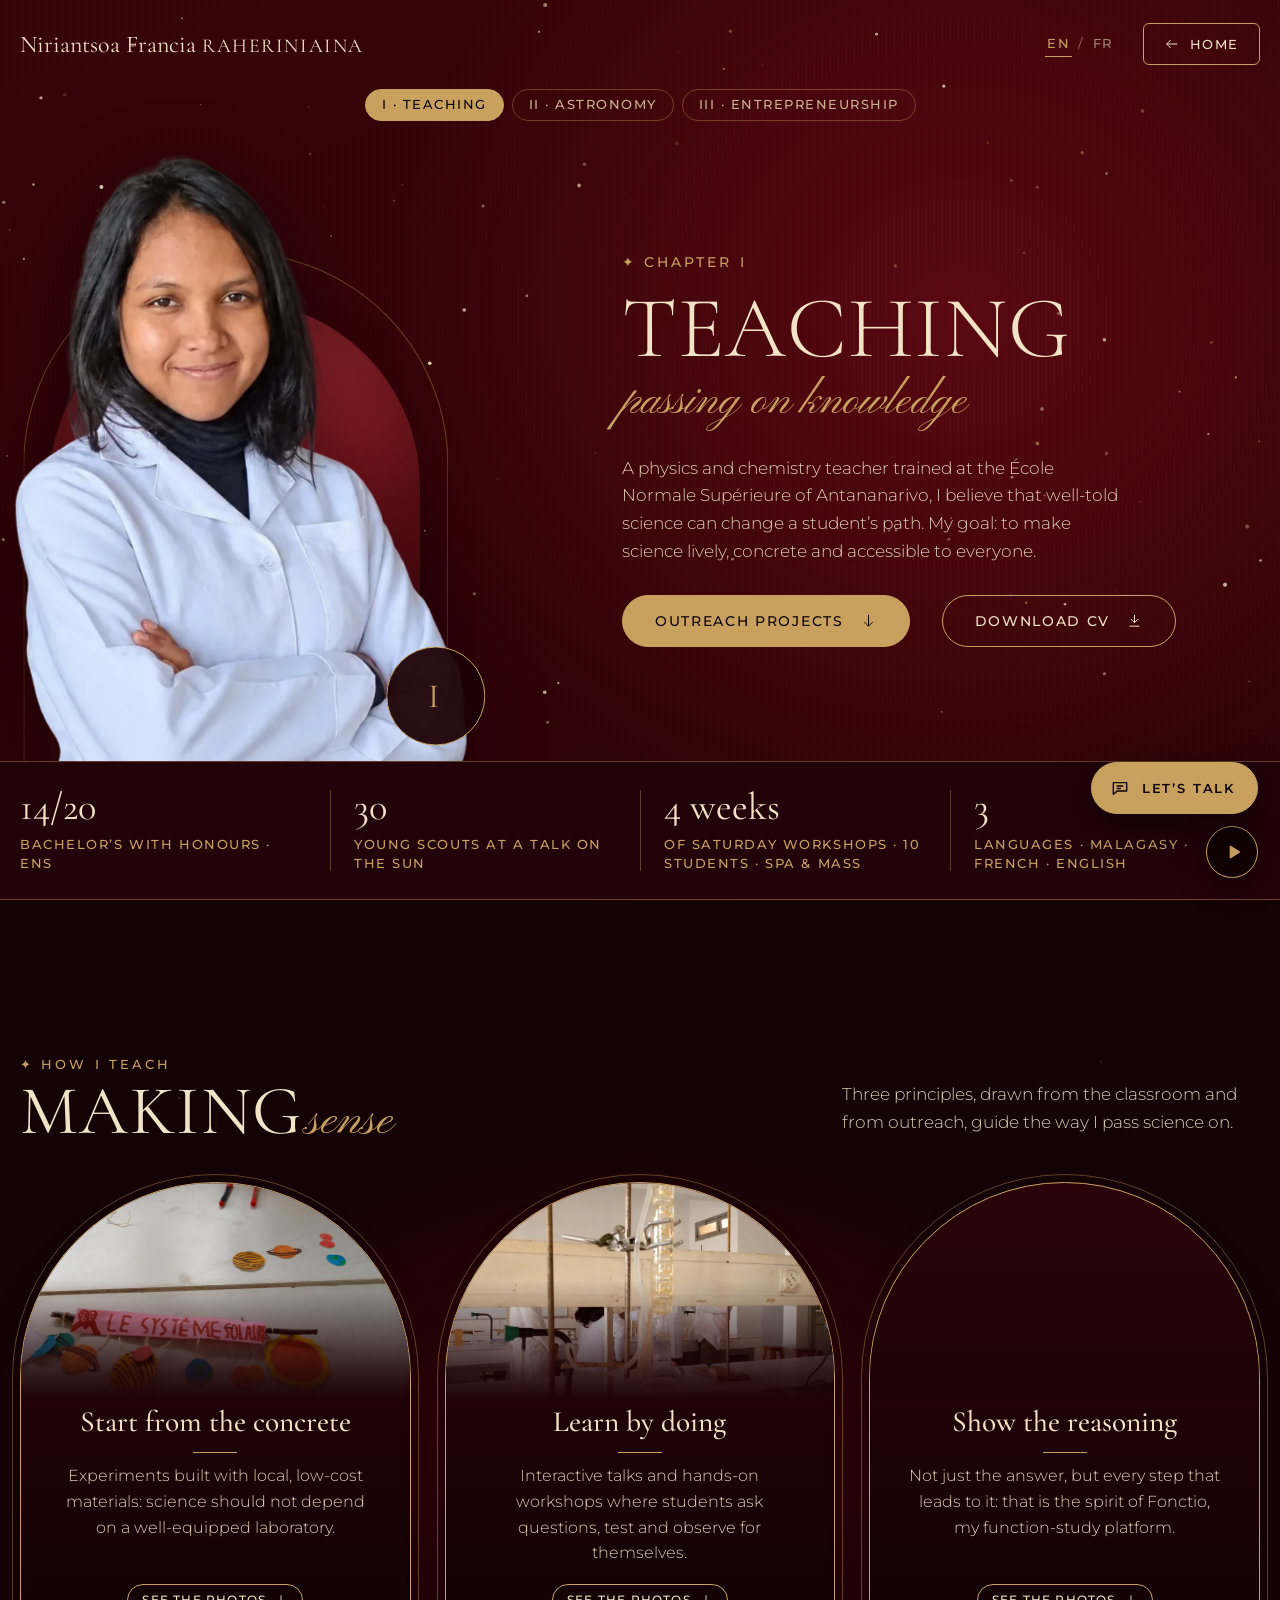
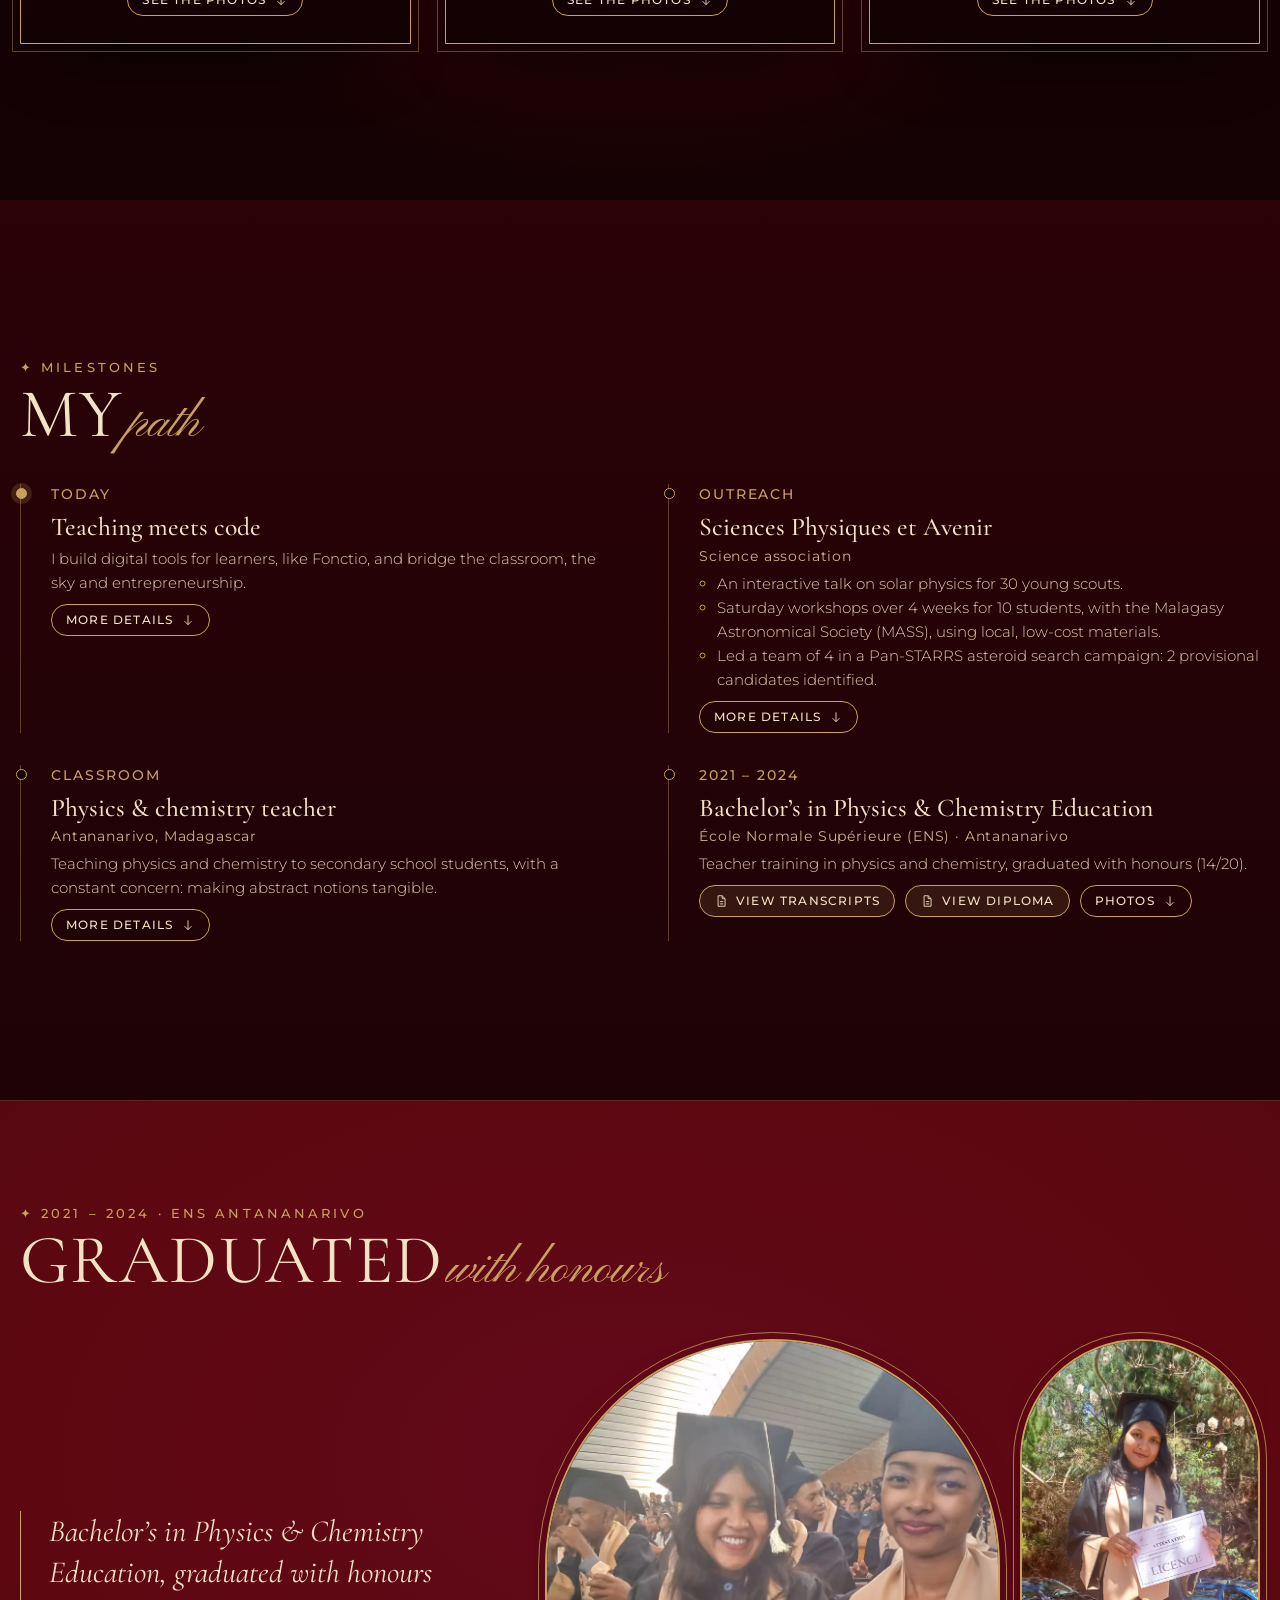
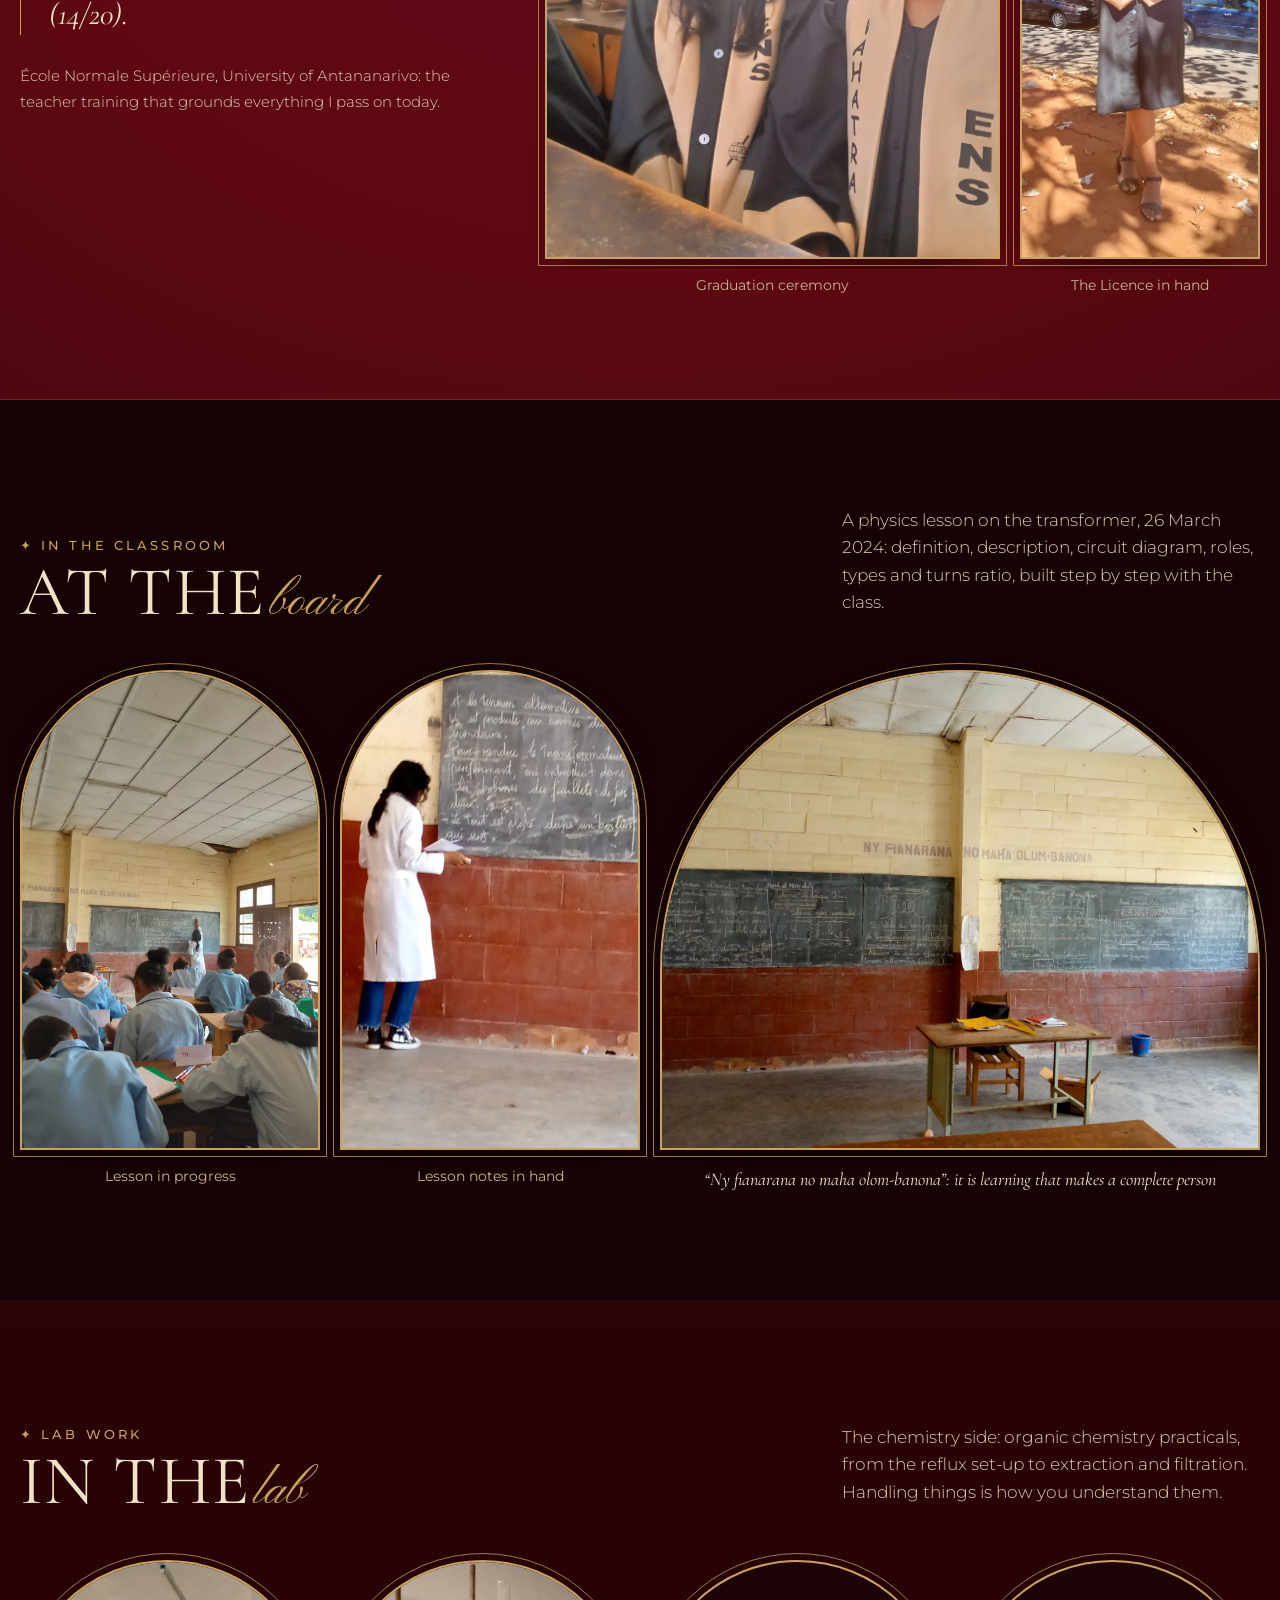
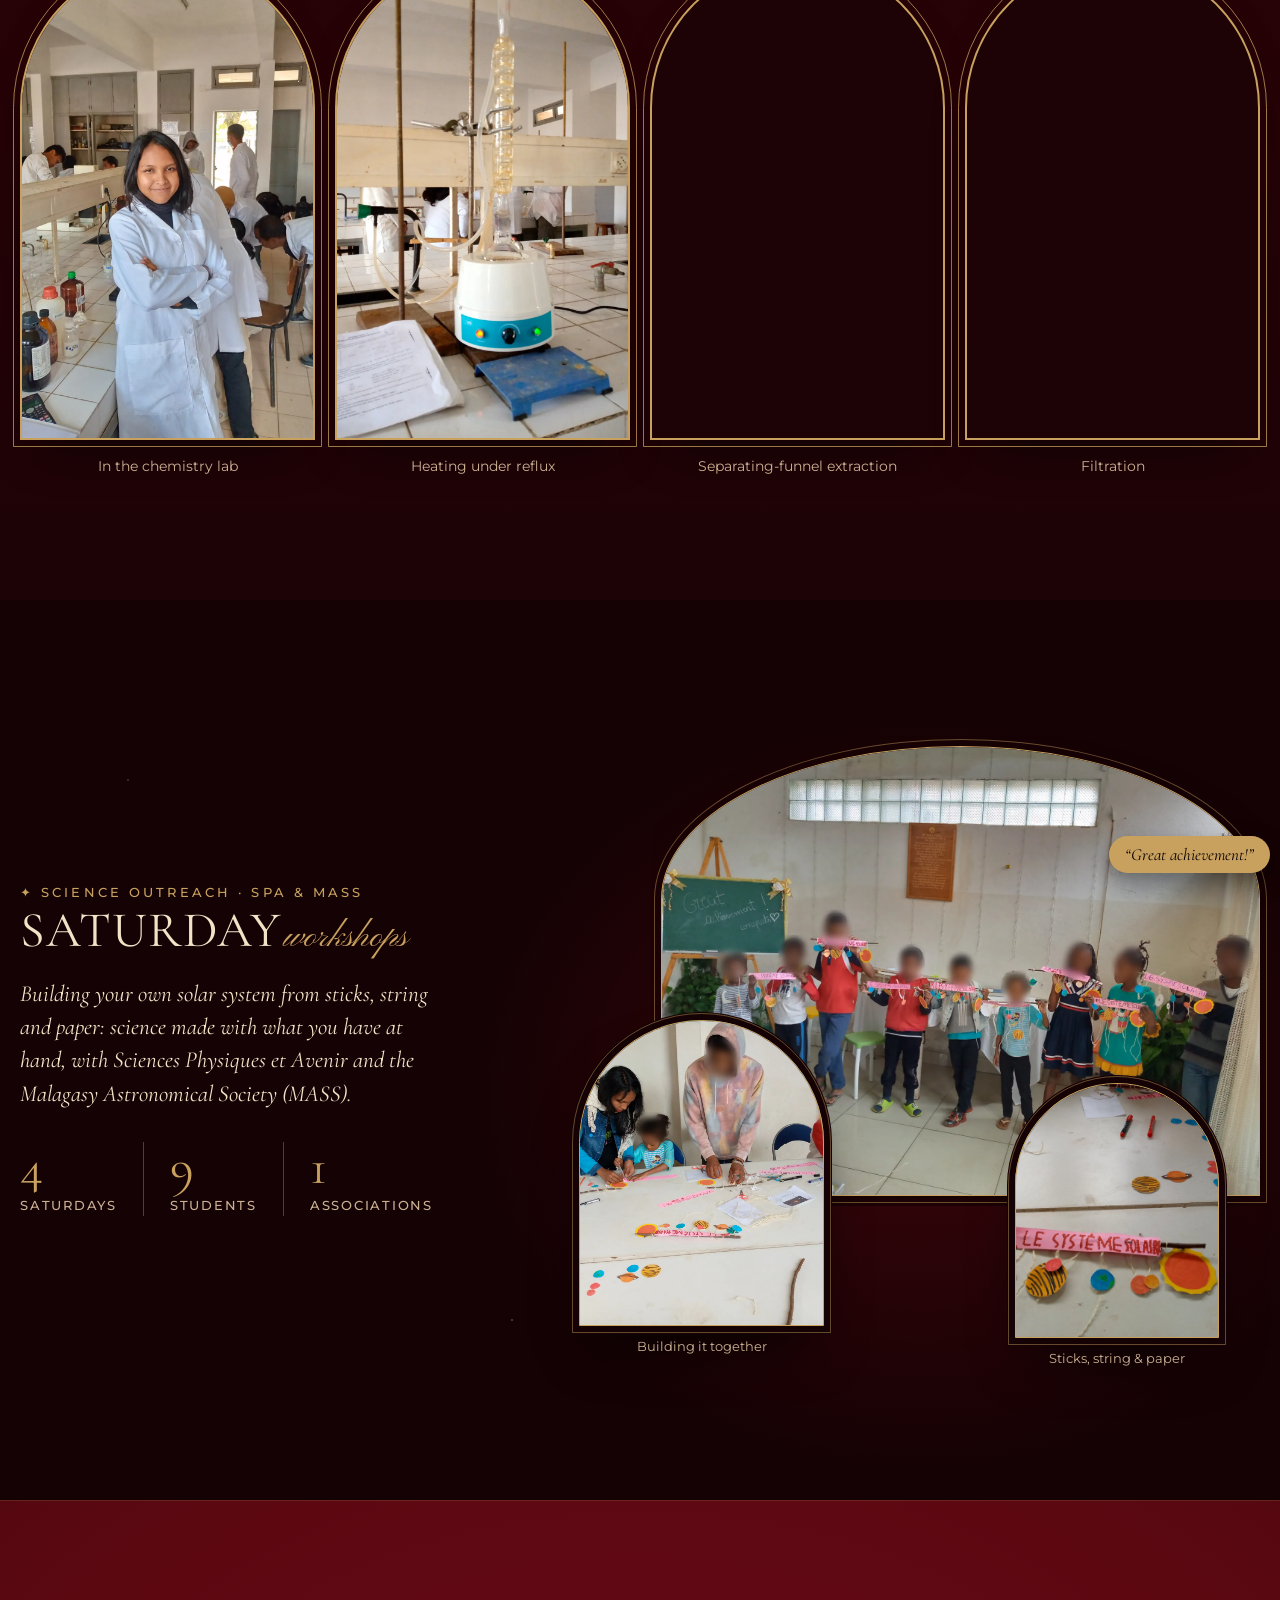
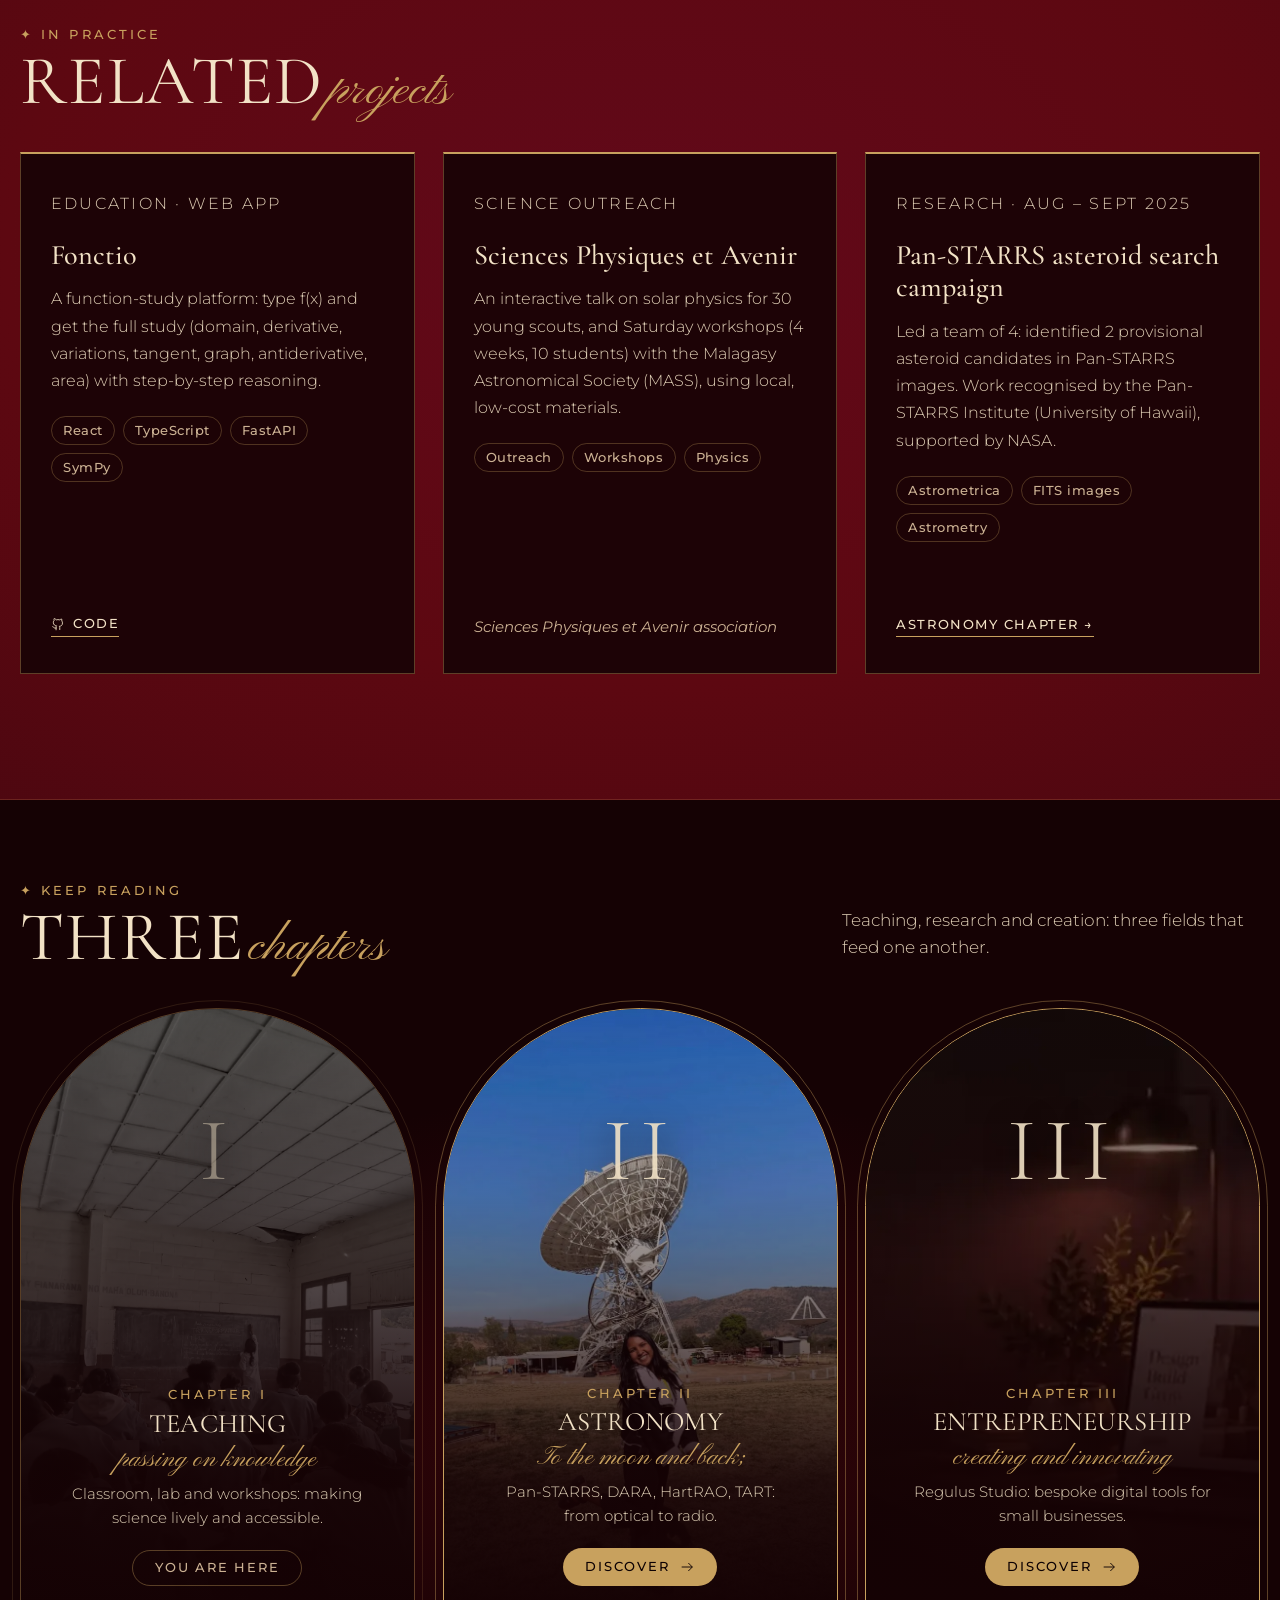
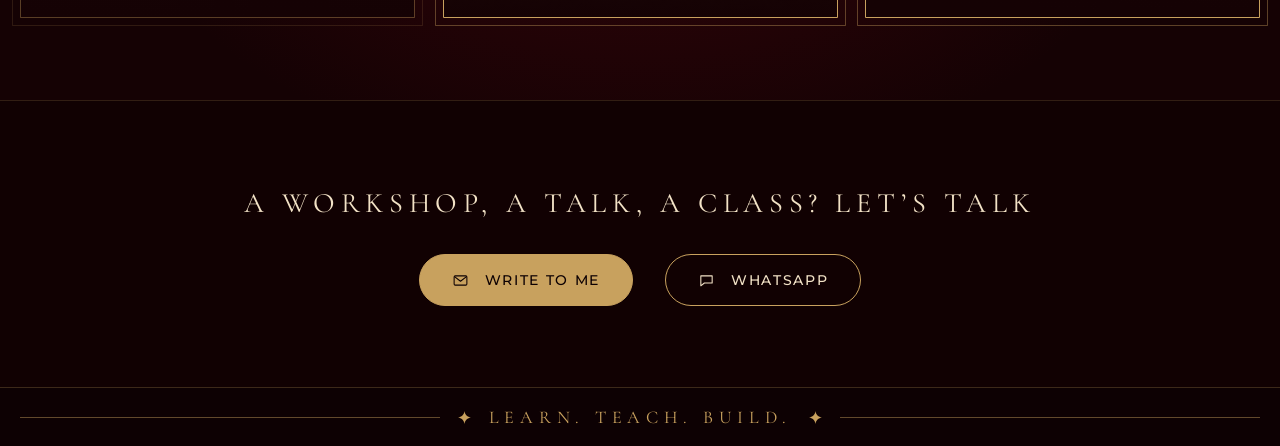
<file: enseignement.html>
<!doctype html>
<html lang="fr">
<head>
  <meta charset="utf-8">
  <meta name="viewport" content="width=device-width, initial-scale=1">
  <script>
    // Langue (anglais par défaut, comme l'accueil) ; animations au défilement seulement si le navigateur les gère
    (function (d) {
      var l = 'en'; try { l = localStorage.getItem('lang') || 'en'; } catch (e) {}
      d.lang = l;
      if (l !== 'fr') { d.classList.add('i18n-pending'); setTimeout(function () { d.classList.remove('i18n-pending'); }, 1500); }
      if ('IntersectionObserver' in window) d.classList.add('js');
    })(document.documentElement);
  </script>
  <script type="application/ld+json">
    {
      "@context": "https://schema.org",
      "@type": "Person",
      "name": "Niriantsoa Francia Raheriniaina",
      "url": "https://niriantsoa.me/enseignement.html",
      "sameAs": [
        "https://github.com/niriantsoa1304"
      ],
      "jobTitle": "Physics and Chemistry Teacher"
    }
  </script>
  <title data-en="Teaching — Niriantsoa Francia Raheriniaina">Enseignement — Niriantsoa Francia Raheriniaina</title>
  <meta name="description" data-en-content="Physics and chemistry teacher trained at the École Normale Supérieure of Antananarivo, passionate about science outreach." content="Professeure de physique-chimie formée à l'École Normale Supérieure d'Antananarivo, passionnée de médiation scientifique.">
  <meta name="keywords" data-en-content="Niriantsoa, Niriantsoa Francia, Niriantsoa Francia Raheriniaina, Teaching, Physics, Chemistry, Education, Science Outreach, Physics and chemistry teacher" content="Niriantsoa, Niriantsoa Francia, Niriantsoa Francia Raheriniaina, Enseignement, Physique, Chimie, Éducation, Médiation Scientifique, enseignante en physique et chimie"/>
  <meta name="author" content="Niriantsoa Francia Raheriniaina"/>
  <meta name="creator" content="Niriantsoa Francia Raheriniaina"/>
  <meta name="robots" content="index, follow"/>
  <meta name="twitter:card" content="summary_large_image"/>
  <meta name="twitter:title" data-en-content="Teaching — Niriantsoa Francia Raheriniaina" content="Enseignement — Niriantsoa Francia Raheriniaina"/>
  <meta name="twitter:description" data-en-content="Physics and chemistry teacher trained at the École Normale Supérieure of Antananarivo, passionate about science outreach." content="Professeure de physique-chimie formée à l'École Normale Supérieure d'Antananarivo, passionnée de médiation scientifique."/>
  <meta name="twitter:image" content="https://niriantsoa.me/Assets/og-image/teaching.webp"/>
  <meta name="twitter:image:alt" data-en-content="Teaching - Niriantsoa Francia Raheriniaina" content="Enseignement - Niriantsoa Francia Raheriniaina"/>
  <meta property="og:title" data-en-content="Teaching — Niriantsoa Francia Raheriniaina" content="Enseignement — Niriantsoa Francia Raheriniaina"/>
  <meta property="og:description" data-en-content="Physics and chemistry teacher trained at the École Normale Supérieure of Antananarivo, passionate about science outreach." content="Professeure de physique-chimie formée à l'École Normale Supérieure d'Antananarivo, passionnée de médiation scientifique."/>
  <meta property="og:image" content="https://niriantsoa.me/Assets/og-image/teaching.webp"/>
  <meta property="og:image:alt" data-en-content="Teaching - Niriantsoa Francia Raheriniaina" content="Enseignement - Niriantsoa Francia Raheriniaina"/>
  <meta property="og:url" content="https://niriantsoa.me/enseignement.html"/>
  <meta property="og:site_name" data-en-content="Teaching - Niriantsoa Francia Raheriniaina" content="Enseignement - Niriantsoa Francia Raheriniaina"/>
  <meta property="og:type" content="website"/>
  <link rel="author" href="https://niriantsoa.me/"/>
  <link rel="canonical" href="https://niriantsoa.me/enseignement.html"/>
  <link rel="icon" type="image/x-icon" href="favicon.ico" sizes="48x48">
  <link rel="icon" type="image/png" href="Assets/icons/icon-32.png" sizes="32x32">
  <link rel="icon" type="image/png" href="Assets/icons/icon.png" sizes="16x16">
  <link rel="preconnect" href="https://fonts.googleapis.com">
  <link rel="preconnect" href="https://fonts.gstatic.com" crossorigin>
  <link href="https://fonts.googleapis.com/css2?family=Cormorant+Garamond:ital,wght@0,300;0,400;0,500;1,300;1,400&family=Montserrat:wght@300;400;500;600&family=Pinyon+Script&display=swap" rel="stylesheet">
  <link rel="stylesheet" href="pages.css">
  <link rel="stylesheet" href="widgets.css">
</head>
<body class="anim teach">
  <header class="d-hero">
    <div class="top wrap">
      <a href="index.html" class="logo" aria-label="Accueil" data-en-aria="Home">Niriantsoa Francia <span>Raheriniaina</span></a>
      <div class="top-right">
        <div class="lang" role="group" aria-label="Langue / Language">
          <button type="button" data-lang="en" aria-pressed="true" lang="en" title="English">EN</button>
          <span aria-hidden="true">/</span>
          <button type="button" data-lang="fr" aria-pressed="false" lang="fr" title="Français">FR</button>
        </div>
        <a href="index.html#parcours" class="back">
          <svg viewBox="0 0 24 24" fill="none" stroke="currentColor" stroke-width="1.5" aria-hidden="true"><path d="M20 12H4M10 6l-6 6 6 6"/></svg>
          <span class="label" data-en="Home">Accueil</span>
        </a>
      </div>
    </div>

    <nav class="wrap" aria-label="Chapitres" data-en-aria="Chapters">
      <ul class="chapters">
        <li><a href="enseignement.html" aria-current="page" data-en="I · Teaching">I · Enseignement</a></li>
        <li><a href="astronomie.html" data-en="II · Astronomy">II · Astronomie</a></li>
        <li><a href="entrepreneuriat.html" data-en="III · Entrepreneurship">III · Entrepreneuriat</a></li>
      </ul>
    </nav>

    <div class="d-hero-main wrap flip">
      <div>
        <p class="eyebrow" data-en="✦ Chapter I">✦ Chapitre I</p>
        <h1 class="d-title" data-en="Teaching">Enseignement</h1>
        <p class="d-tag" data-en="passing on knowledge">transmettre le savoir</p>
        <p class="d-lead" data-en="A physics and chemistry teacher trained at the École Normale Supérieure of Antananarivo, I believe that well-told science can change a student’s path. My goal: to make science lively, concrete and accessible to everyone.">
          Professeure de physique-chimie formée à l'École Normale Supérieure d'Antananarivo, je crois qu'une science bien racontée
          peut changer une trajectoire. Mon objectif : rendre la science vivante, concrète et accessible à tous.
        </p>
        <div class="d-actions">
          <a href="#projets" class="btn solid"><span data-en="Outreach projects">Projets de médiation</span>
            <svg viewBox="0 0 24 24" fill="none" stroke="currentColor" stroke-width="1.4" aria-hidden="true"><path d="M12 4v16M6 14l6 6 6-6"/></svg></a>
          <a href="CVs/Niriantsoa-Raheriniaina-CV.pdf" class="btn" download><span data-en="Download CV">Télécharger CV</span>
            <svg viewBox="0 0 24 24" fill="none" stroke="currentColor" stroke-width="1.4" aria-hidden="true"><path d="M12 4v11M7 10l5 5 5-5M5 20h14"/></svg></a>
        </div>
      </div>
      <figure class="d-media cutout portrait" style="margin:0">
        <div class="outline" aria-hidden="true"></div>
        <div class="frame" aria-hidden="true"></div>
        <img class="cut" src="Assets/enseignement-portrait.webp" alt="Niriantsoa en blouse de laboratoire, bras croisés, souriante" data-en-alt="Niriantsoa in a lab coat, arms crossed, smiling" width="618" height="848" fetchpriority="high" decoding="async">
        <span class="num" aria-hidden="true">I</span>
      </figure>
    </div>

    <section class="facts" aria-label="En bref" data-en-aria="At a glance">
      <div class="wrap">
        <div class="fact rv"><p class="fact-value">14/20</p><p class="fact-label" data-en="Bachelor’s with honours · ENS">Licence avec mention · ENS</p></div>
        <div class="fact rv"><p class="fact-value">30</p><p class="fact-label" data-en="Young scouts at a talk on the Sun">Jeunes scouts à une conférence sur le Soleil</p></div>
        <div class="fact rv"><p class="fact-value" data-en="4 weeks">4 semaines</p><p class="fact-label" data-en="Of Saturday workshops · 10 students · SPA &amp;amp; MASS">D'ateliers du samedi · 10 élèves · SPA &amp; MASS</p></div>
        <div class="fact rv"><p class="fact-value">3</p><p class="fact-label" data-en="Languages · Malagasy · French · English">Langues · malgache · français · anglais</p></div>
      </div>
    </section>
  </header>

  <main>
    <section class="d-section principles-sec" aria-labelledby="demarche-title">
      <div class="wrap">
        <header class="s-head rv">
          <div>
            <p class="s-kicker" data-en="✦ How I teach">✦ Ma démarche</p>
            <h2 class="s-title" id="demarche-title" data-en="Making&lt;span class=&quot;script&quot;&gt;sense&lt;/span&gt;">Donner<span class="script">du sens</span></h2>
          </div>
          <p class="s-intro" data-en="Three principles, drawn from the classroom and from outreach, guide the way I pass science on.">Trois principes, nés en classe et sur le terrain, guident ma façon de transmettre la science.</p>
        </header>
        <div class="cards principles">
          <article class="card rv">
            <a class="card-thumb" href="#ateliers" tabindex="-1" aria-hidden="true"><img src="Assets/atelier-systeme-solaire.webp" alt="" loading="lazy" decoding="async" style="object-position:50% 50%"></a>
            <h3 data-en="Start from the concrete">Partir du concret</h3>
            <p data-en="Experiments built with local, low-cost materials: science should not depend on a well-equipped laboratory.">Des expériences montées avec du matériel local et peu coûteux : la science ne doit pas dépendre d'un laboratoire bien équipé.</p>
            <a class="tl-btn card-proof" href="#ateliers"><span data-en="See the photos">Voir en photos</span><svg viewBox="0 0 24 24" fill="none" stroke="currentColor" stroke-width="1.5" aria-hidden="true"><path d="M12 4v16M6 14l6 6 6-6"/></svg></a>
          </article>
          <article class="card rv">
            <a class="card-thumb" href="#labo" tabindex="-1" aria-hidden="true"><img src="Assets/labo-reflux.webp" alt="" loading="lazy" decoding="async" style="object-position:50% 40%"></a>
            <h3 data-en="Learn by doing">Faire manipuler</h3>
            <p data-en="Interactive talks and hands-on workshops where students ask questions, test and observe for themselves.">Présentations interactives et ateliers pratiques où les élèves questionnent, testent et observent par eux-mêmes.</p>
            <a class="tl-btn card-proof" href="#labo"><span data-en="See the photos">Voir en photos</span><svg viewBox="0 0 24 24" fill="none" stroke="currentColor" stroke-width="1.5" aria-hidden="true"><path d="M12 4v16M6 14l6 6 6-6"/></svg></a>
          </article>
          <article class="card rv">
            <a class="card-thumb" href="#classe" tabindex="-1" aria-hidden="true"><img src="Assets/classe-tableau.webp" alt="" loading="lazy" decoding="async" style="object-position:50% 30%"></a>
            <h3 data-en="Show the reasoning">Expliquer le raisonnement</h3>
            <p data-en="Not just the answer, but every step that leads to it: that is the spirit of Fonctio, my function-study platform.">Pas seulement le résultat, mais chaque étape qui y mène : c'est l'esprit de Fonctio, ma plateforme d'étude de fonctions.</p>
            <a class="tl-btn card-proof" href="#classe"><span data-en="See the photos">Voir en photos</span><svg viewBox="0 0 24 24" fill="none" stroke="currentColor" stroke-width="1.5" aria-hidden="true"><path d="M12 4v16M6 14l6 6 6-6"/></svg></a>
          </article>
        </div>
      </div>
    </section>

    <section class="d-section alt" aria-labelledby="parcours-title">
      <div class="wrap">
        <header class="s-head rv">
          <div>
            <p class="s-kicker" data-en="✦ Milestones">✦ Étapes</p>
            <h2 class="s-title" id="parcours-title" data-en="My&lt;span class=&quot;script&quot;&gt;path&lt;/span&gt;">Mon<span class="script">chemin</span></h2>
          </div>
        </header>
        <ol class="timeline">
          <li class="tl-item now rv">
            <p class="tl-date" data-en="Today">Aujourd'hui</p>
            <div class="tl-body">
              <h3 data-en="Teaching meets code">L'enseignement rencontre le code</h3>
              <p class="tl-text" data-en="I build digital tools for learners, like Fonctio, and bridge the classroom, the sky and entrepreneurship.">Je conçois des outils numériques pour les élèves, comme Fonctio, et je relie la salle de classe, le ciel et l'entreprise.</p>
              <div class="tl-links"><a class="tl-btn" href="#projets"><span data-en="More details">Plus de détails</span><svg viewBox="0 0 24 24" fill="none" stroke="currentColor" stroke-width="1.5" aria-hidden="true"><path d="M12 4v16M6 14l6 6 6-6"/></svg></a></div>
            </div>
          </li>
          <li class="tl-item rv">
            <p class="tl-date" data-en="Outreach">Médiation</p>
            <div class="tl-body">
              <h3>Sciences Physiques et Avenir</h3>
              <p class="tl-place" data-en="Science association">Association scientifique</p>
              <ul>
                <li data-en="An interactive talk on solar physics for 30 young scouts.">Présentation interactive sur la physique du Soleil pour 30 jeunes scouts.</li>
                <li data-en="Saturday workshops over 4 weeks for 10 students, with the Malagasy Astronomical Society (MASS), using local, low-cost materials.">Ateliers du samedi pendant 4 semaines pour 10 élèves, avec la Malagasy Astronomical Society (MASS), à partir de matériel local et peu coûteux.</li>
                <li data-en="Led a team of 4 in a Pan-STARRS asteroid search campaign: 2 provisional candidates identified.">Cheffe d'une équipe de 4 lors d'une campagne de recherche d'astéroïdes Pan-STARRS : 2 candidats provisoires identifiés.</li>
              </ul>
              <div class="tl-links"><a class="tl-btn" href="#ateliers"><span data-en="More details">Plus de détails</span><svg viewBox="0 0 24 24" fill="none" stroke="currentColor" stroke-width="1.5" aria-hidden="true"><path d="M12 4v16M6 14l6 6 6-6"/></svg></a></div>
            </div>
          </li>
          <li class="tl-item rv">
            <p class="tl-date" data-en="Classroom">En classe</p>
            <div class="tl-body">
              <h3 data-en="Physics &amp;amp; chemistry teacher">Professeure de physique-chimie</h3>
              <p class="tl-place">Antananarivo, Madagascar</p>
              <p class="tl-text" data-en="Teaching physics and chemistry to secondary school students, with a constant concern: making abstract notions tangible.">Enseignement de la physique-chimie auprès d'élèves du secondaire, avec un souci constant : rendre tangibles les notions abstraites.</p>
              <div class="tl-links"><a class="tl-btn" href="#classe"><span data-en="More details">Plus de détails</span><svg viewBox="0 0 24 24" fill="none" stroke="currentColor" stroke-width="1.5" aria-hidden="true"><path d="M12 4v16M6 14l6 6 6-6"/></svg></a></div>
            </div>
          </li>
          <li class="tl-item rv">
            <p class="tl-date">2021 – 2024</p>
            <div class="tl-body">
              <h3 data-en="Bachelor’s in Physics &amp;amp; Chemistry Education">Licence d'enseignement en physique-chimie</h3>
              <p class="tl-place">École Normale Supérieure (ENS) · Antananarivo</p>
              <p class="tl-text" data-en="Teacher training in physics and chemistry, graduated with honours (14/20).">Formation de professeure de physique-chimie, obtenue avec mention (14/20).</p>
              <div class="tl-links"><a class="tl-btn doc" href="Documents/licence-releves-de-notes.pdf" target="_blank" rel="noopener"><svg viewBox="0 0 24 24" fill="none" stroke="currentColor" stroke-width="1.5" stroke-linejoin="round" aria-hidden="true"><path d="M7 3h7l5 5v13H7Z"/><path d="M14 3v5h5M10 13h6M10 17h6"/></svg><span data-en="View transcripts">Relevés de notes</span></a><a class="tl-btn doc" href="Documents/licence-diplome.pdf" target="_blank" rel="noopener"><svg viewBox="0 0 24 24" fill="none" stroke="currentColor" stroke-width="1.5" stroke-linejoin="round" aria-hidden="true"><path d="M7 3h7l5 5v13H7Z"/><path d="M14 3v5h5M10 13h6M10 17h6"/></svg><span data-en="View diploma">Diplôme</span></a><a class="tl-btn" href="#diplome"><span data-en="Photos">Photos</span><svg viewBox="0 0 24 24" fill="none" stroke="currentColor" stroke-width="1.5" aria-hidden="true"><path d="M12 4v16M6 14l6 6 6-6"/></svg></a></div>
            </div>
          </li>
        </ol>
      </div>
    </section>

    <section class="d-section red" id="diplome" aria-labelledby="ens-title">
      <div class="wrap">
        <header class="s-head rv">
          <div>
            <p class="s-kicker" data-en="✦ 2021 – 2024 · ENS Antananarivo">✦ 2021 – 2024 · ENS Antananarivo</p>
            <h2 class="s-title" id="ens-title" data-en="Graduated&lt;span class=&quot;script&quot;&gt;with honours&lt;/span&gt;">Diplômée<span class="script">avec mention</span></h2>
          </div>
        </header>
        <div class="field">
          <div class="field-text rv">
            <p class="statement" data-en="Bachelor’s in Physics &amp;amp; Chemistry Education, graduated with honours (14/20).">Licence d'enseignement en physique-chimie, obtenue avec mention (14/20).</p>
            <p class="field-note" data-en="École Normale Supérieure, University of Antananarivo: the teacher training that grounds everything I pass on today.">École Normale Supérieure, Université d'Antananarivo : la formation d'enseignante qui fonde tout ce que je transmets aujourd'hui.</p>
          </div>
          <div class="gallery arches duo">
            <figure class="rv">
              <img src="Assets/ens-amphi.webp" alt="Niriantsoa, souriante en toge et écharpe ENS, dans l'amphithéâtre lors de la cérémonie de remise des diplômes" data-en-alt="Niriantsoa, smiling in her gown and ENS stole, in the lecture hall during the graduation ceremony" width="1400" height="1050" loading="lazy" decoding="async" style="object-position:40% 40%">
              <figcaption data-en="Graduation ceremony">Cérémonie de remise des diplômes</figcaption>
            </figure>
            <figure class="rv">
              <img src="Assets/ens-diplome.webp" alt="Niriantsoa en toge et toque, tenant son attestation de Licence de l'École Normale Supérieure" data-en-alt="Niriantsoa in cap and gown, holding her Bachelor’s certificate from the École Normale Supérieure" width="800" height="1067" loading="lazy" decoding="async" style="object-position:50% 30%">
              <figcaption data-en="The Licence in hand">La Licence en main</figcaption>
            </figure>
          </div>
        </div>
      </div>
    </section>

    <section class="d-section" id="classe" aria-labelledby="classe-title">
      <div class="wrap">
        <header class="s-head rv">
          <div>
            <p class="s-kicker" data-en="✦ In the classroom">✦ En classe</p>
            <h2 class="s-title" id="classe-title" data-en="At the&lt;span class=&quot;script&quot;&gt;board&lt;/span&gt;">Au<span class="script">tableau</span></h2>
          </div>
          <p class="s-intro" data-en="A physics lesson on the transformer, 26 March 2024: definition, description, circuit diagram, roles, types and turns ratio, built step by step with the class.">Un cours de physique sur le transformateur, le 26 mars 2024 : définition, description, schéma, rôles, types et rapport de transformation, construits pas à pas avec la classe.</p>
        </header>
        <div class="gallery arches">
          <figure class="rv">
            <img src="Assets/classe-cours.webp" alt="Niriantsoa en blouse blanche écrit « Transformateur » au tableau, face à une classe d'élèves en tablier bleu, vus de dos" data-en-alt="Niriantsoa, in a white lab coat, writes “Transformateur” on the board in front of a class of students in blue smocks, seen from behind" width="1200" height="1600" loading="lazy" decoding="async">
            <figcaption data-en="Lesson in progress">Cours en direct</figcaption>
          </figure>
          <figure class="rv">
            <img src="Assets/classe-tableau.webp" alt="Niriantsoa au tableau, notes de cours à la main" data-en-alt="Niriantsoa at the board, lesson notes in hand" width="1200" height="1600" loading="lazy" decoding="async">
            <figcaption data-en="Lesson notes in hand">Notes de cours en main</figcaption>
          </figure>
          <figure class="rv wide">
            <img src="Assets/classe-tableaux.webp" alt="Deux tableaux couverts du cours complet sur le transformateur, sous la devise « Ny fianarana no maha olom-banona » peinte au mur" data-en-alt="Two blackboards covered with the full lesson on the transformer, below the motto “Ny fianarana no maha olom-banona” painted on the wall" width="1600" height="1200" loading="lazy" decoding="async">
            <figcaption data-en="“Ny fianarana no maha olom-banona”: it is learning that makes a complete person">« Ny fianarana no maha olom-banona » : c'est l'instruction qui fait l'être accompli</figcaption>
          </figure>
        </div>
      </div>
    </section>

    <section class="d-section alt" id="labo" aria-labelledby="labo-title">
      <div class="wrap">
        <header class="s-head rv">
          <div>
            <p class="s-kicker" data-en="✦ Lab work">✦ Travaux pratiques</p>
            <h2 class="s-title" id="labo-title" data-en="In the&lt;span class=&quot;script&quot;&gt;lab&lt;/span&gt;">Au<span class="script">labo</span></h2>
          </div>
          <p class="s-intro" data-en="The chemistry side: organic chemistry practicals, from the reflux set-up to extraction and filtration. Handling things is how you understand them.">Côté chimie : travaux pratiques de chimie organique, du montage à reflux à l'extraction et à la filtration. Manipuler, c'est comprendre.</p>
        </header>
        <div class="gallery arches four">
          <figure class="rv">
            <img src="Assets/labo-portrait.webp" alt="Niriantsoa souriante en blouse blanche, bras croisés, dans un laboratoire de chimie" data-en-alt="Niriantsoa smiling in a white lab coat, arms crossed, in a chemistry laboratory" width="1200" height="1600" loading="lazy" decoding="async" style="object-position:50% 40%">
            <figcaption data-en="In the chemistry lab">Au laboratoire de chimie</figcaption>
          </figure>
          <figure class="rv">
            <img src="Assets/labo-reflux.webp" alt="Montage de chauffage à reflux : ballon dans un chauffe-ballon surmonté d'un réfrigérant" data-en-alt="Reflux set-up: a flask in a heating mantle topped by a condenser" width="1200" height="1600" loading="lazy" decoding="async">
            <figcaption data-en="Heating under reflux">Chauffage à reflux</figcaption>
          </figure>
          <figure class="rv">
            <img src="Assets/labo-extraction.webp" alt="Ampoule à décanter sur son support, au-dessus d'une éprouvette graduée" data-en-alt="Separating funnel on its stand, above a graduated cylinder" width="1200" height="1600" loading="lazy" decoding="async" style="object-position:50% 30%">
            <figcaption data-en="Separating-funnel extraction">Extraction à l'ampoule à décanter</figcaption>
          </figure>
          <figure class="rv">
            <img src="Assets/labo-filtration.webp" alt="Filtration : entonnoir garni d'un filtre orange au-dessus d'un tube à essai" data-en-alt="Filtration: a funnel lined with an orange-stained filter above a test tube" width="1200" height="1600" loading="lazy" decoding="async">
            <figcaption data-en="Filtration">Filtration</figcaption>
          </figure>
        </div>
      </div>
    </section>

    <section class="d-section workshop-sec" id="ateliers" aria-labelledby="ateliers-title">
      <div class="wrap workshop">
        <div class="ws-text">
          <header class="rv">
            <p class="s-kicker" data-en="✦ Science outreach · SPA &amp;amp; MASS">✦ Médiation · SPA &amp; MASS</p>
            <h2 class="s-title" id="ateliers-title" data-en="Saturday&lt;span class=&quot;script&quot;&gt;workshops&lt;/span&gt;">Ateliers<span class="script">du samedi</span></h2>
          </header>
          <p class="ws-lead rv" data-en="Building your own solar system from sticks, string and paper: science made with what you have at hand, with Sciences Physiques et Avenir and the Malagasy Astronomical Society (MASS).">Fabriquer son propre système solaire avec des bâtons, de la ficelle et du papier : la science avec ce qu'on a sous la main, avec Sciences Physiques et Avenir et la Malagasy Astronomical Society (MASS).</p>
          <ul class="ws-facts rv">
            <li><strong>4</strong><span data-en="Saturdays">samedis</span></li>
            <li><strong>10</strong><span data-en="students">élèves</span></li>
            <li><strong>2</strong><span data-en="associations">associations</span></li>
          </ul>
        </div>
        <div class="ws-collage">
          <figure class="ws-big rv">
            <img src="Assets/atelier-groupe.webp" alt="Les enfants de l'atelier montrent fièrement leur système solaire, devant un tableau « Great achievement! » (visages floutés)" data-en-alt="The workshop children proudly show their solar systems in front of a “Great achievement!” board (faces blurred)" width="1600" height="1200" loading="lazy" decoding="async">
            <figcaption data-en="“Great achievement!”">« Great achievement! »</figcaption>
          </figure>
          <figure class="ws-small ws-a rv">
            <img src="Assets/atelier-aide.webp" alt="Niriantsoa aide une petite fille à assembler son système solaire en papier (visages des enfants floutés)" data-en-alt="Niriantsoa helps a little girl assemble her paper solar system (children’s faces blurred)" width="1600" height="1200" loading="lazy" decoding="async">
            <figcaption data-en="Building it together">Construire ensemble</figcaption>
          </figure>
          <figure class="ws-small ws-b rv">
            <img src="Assets/atelier-systeme-solaire.webp" alt="Mobile « Le système solaire » : planètes en papier colorié suspendues à un bâton par des ficelles" data-en-alt="“Le système solaire” mobile: coloured paper planets hanging from a stick on strings" width="1600" height="1200" loading="lazy" decoding="async">
            <figcaption data-en="Sticks, string &amp;amp; paper">Bâton, ficelle &amp; papier</figcaption>
          </figure>
        </div>
      </div>
    </section>

    <section class="d-section red" id="projets" aria-labelledby="projets-title">
      <div class="wrap">
        <header class="s-head rv">
          <div>
            <p class="s-kicker" data-en="✦ In practice">✦ En pratique</p>
            <h2 class="s-title" id="projets-title" data-en="Related&lt;span class=&quot;script&quot;&gt;projects&lt;/span&gt;">Projets<span class="script">liés</span></h2>
          </div>
        </header>
        <div class="projects">
          <article class="proj rv">
            <p class="proj-meta" data-en="Education · Web app">Éducation · Application web</p>
            <h3>Fonctio</h3>
            <p data-en="A function-study platform: type f(x) and get the full study (domain, derivative, variations, tangent, graph, antiderivative, area) with step-by-step reasoning.">Plateforme d'étude de fonctions : on saisit f(x) et on obtient l'étude complète (domaine, dérivée, variations, tangente, courbe, primitive, aire), avec le raisonnement détaillé.</p>
            <ul class="stack"><li>React</li><li>TypeScript</li><li>FastAPI</li><li>SymPy</li></ul>
            <div class="proj-links"><a href="https://github.com/niriantsoa1304/fonctio-function-analyzer" target="_blank" rel="noopener"><svg viewBox="0 0 24 24" fill="none" stroke="currentColor" stroke-width="1.5" stroke-linecap="round" stroke-linejoin="round" aria-hidden="true"><path d="M9 19c-4 1.3-4-2-6-2.5m12 5v-3.3a2.9 2.9 0 0 0-.8-2.2c2.7-.3 5.5-1.3 5.5-6a4.6 4.6 0 0 0-1.3-3.2 4.3 4.3 0 0 0-.1-3.2s-1-.3-3.4 1.3a11.6 11.6 0 0 0-6 0C6.5 2.3 5.5 2.6 5.5 2.6a4.3 4.3 0 0 0-.1 3.2A4.6 4.6 0 0 0 4 9c0 4.7 2.8 5.7 5.5 6a2.9 2.9 0 0 0-.8 2.2V22"/></svg> Code</a></div>
          </article>
          <article class="proj rv">
            <p class="proj-meta" data-en="Science outreach">Médiation scientifique</p>
            <h3>Sciences Physiques et Avenir</h3>
            <p data-en="An interactive talk on solar physics for 30 young scouts, and Saturday workshops (4 weeks, 10 students) with the Malagasy Astronomical Society (MASS), using local, low-cost materials.">Présentation interactive sur la physique du Soleil pour 30 jeunes scouts, et ateliers du samedi (4 semaines, 10 élèves) avec la Malagasy Astronomical Society (MASS), à partir de matériel local et peu coûteux.</p>
            <ul class="stack"><li data-en="Outreach">Vulgarisation</li><li data-en="Workshops">Ateliers</li><li data-en="Physics">Physique</li></ul>
            <div class="proj-links"><span class="note" data-en="Sciences Physiques et Avenir association">Association Sciences Physiques et Avenir</span></div>
          </article>
          <article class="proj rv">
            <p class="proj-meta" data-en="Research · Aug – Sept 2025">Recherche · Août – sept. 2025</p>
            <h3 data-en="Pan-STARRS asteroid search campaign">Campagne d'astéroïdes Pan-STARRS</h3>
            <p data-en="Led a team of 4: identified 2 provisional asteroid candidates in Pan-STARRS images. Work recognised by the Pan-STARRS Institute (University of Hawaii), supported by NASA.">Cheffe d'une équipe de 4 : 2 astéroïdes candidats provisoires identifiés sur des images Pan-STARRS. Travail reconnu par le Pan-STARRS Institute (Université d'Hawaï), soutenu par la NASA.</p>
            <ul class="stack"><li>Astrometrica</li><li data-en="FITS images">Images FITS</li><li data-en="Astrometry">Astrométrie</li></ul>
            <div class="proj-links"><a href="astronomie.html" data-en="Astronomy chapter →">Chapitre astronomie →</a></div>
          </article>
        </div>
      </div>
    </section>

    <section class="d-section portals-sec" aria-labelledby="suite-title">
      <div class="wrap">
        <header class="s-head rv">
          <div>
            <p class="s-kicker" data-en="✦ Keep reading">✦ Poursuivre</p>
            <h2 class="s-title" id="suite-title" data-en="Three&lt;span class=&quot;script&quot;&gt;chapters&lt;/span&gt;">Trois<span class="script">chapitres</span></h2>
          </div>
          <p class="s-intro" data-en="Teaching, research and creation: three fields that feed one another.">Transmettre, chercher et créer : trois domaines qui se nourrissent l'un l'autre.</p>
        </header>
        <nav class="portals" aria-label="Chapitres" data-en-aria="Chapters">
            <div class="portal rv is-current" aria-current="page">
              <img src="Assets/classe-cours.webp" alt="" loading="lazy" decoding="async" style="object-position:50% 30%">
              <span class="portal-num" aria-hidden="true">I</span>
              <span class="portal-body">
                <small data-en="Chapter I">Chapitre I</small>
                <strong data-en="Teaching">Enseignement</strong>
                <em data-en="passing on knowledge">transmettre le savoir</em>
                <span class="portal-text" data-en="Classroom, lab and workshops: making science lively and accessible.">Classe, laboratoire et ateliers : rendre la science vivante et accessible.</span>
                <span class="portal-here" data-en="You are here">Vous êtes ici</span>
              </span>
            </div>
            <a class="portal rv" href="astronomie.html">
              <img src="Assets/hartrao-antenne.webp" alt="" loading="lazy" decoding="async" style="object-position:50% 45%">
              <span class="portal-num" aria-hidden="true">II</span>
              <span class="portal-body">
                <small data-en="Chapter II">Chapitre II</small>
                <strong data-en="Astronomy">Astronomie</strong>
                <em lang="en">To the moon and back;</em>
                <span class="portal-text" data-en="Pan-STARRS, DARA, HartRAO, TART: from optical to radio.">Pan-STARRS, DARA, HartRAO, TART : du visible à la radio.</span>
                <span class="portal-cta"><span data-en="Discover">Découvrir</span><svg viewBox="0 0 24 24" fill="none" stroke="currentColor" stroke-width="1.4" aria-hidden="true"><path d="M4 12h16M14 6l6 6-6 6"/></svg></span>
              </span>
            </a>
            <a class="portal rv" href="entrepreneuriat.html">
              <img src="Assets/regulus-bureau.webp" alt="" loading="lazy" decoding="async" style="object-position:50% 40%">
              <span class="portal-num" aria-hidden="true">III</span>
              <span class="portal-body">
                <small data-en="Chapter III">Chapitre III</small>
                <strong data-en="Entrepreneurship">Entrepreneuriat</strong>
                <em data-en="creating and innovating">créer et innover</em>
                <span class="portal-text" data-en="Regulus Studio: bespoke digital tools for small businesses.">Regulus Studio : des outils numériques sur mesure pour les PME.</span>
                <span class="portal-cta"><span data-en="Discover">Découvrir</span><svg viewBox="0 0 24 24" fill="none" stroke="currentColor" stroke-width="1.4" aria-hidden="true"><path d="M4 12h16M14 6l6 6-6 6"/></svg></span>
              </span>
            </a>
        </nav>
      </div>
    </section>
  </main>

  <footer>
    <section class="d-contact" aria-labelledby="contact-title">
      <div class="wrap">
        <h2 id="contact-title" class="rv" data-en="A workshop, a talk, a class? Let’s talk">Un atelier, une conférence, un cours ? Parlons-en</h2>
        <div class="d-actions rv">
          <a class="btn solid" href="mailto:niriantsoa1304@gmail.com?subject=Enseignement%20%2F%20m%C3%A9diation" data-en-href="mailto:niriantsoa1304@gmail.com?subject=Teaching%20%2F%20outreach">
            <svg viewBox="0 0 24 24" fill="none" stroke="currentColor" stroke-width="1.5" stroke-linejoin="round" aria-hidden="true"><rect x="3" y="5.5" width="18" height="13" rx="1.5"/><path d="m3.5 6.5 8.5 6.5 8.5-6.5"/></svg>
            <span data-en="Write to me">M'écrire</span></a>
          <a class="btn" href="https://wa.me/261347418591" target="_blank" rel="noopener">
            <svg viewBox="0 0 24 24" fill="none" stroke="currentColor" stroke-width="1.5" stroke-linejoin="round" aria-hidden="true"><path d="M4 5.5h16v10H9l-5 4v-14Z"/></svg>
            WhatsApp</a>
        </div>
      </div>
    </section>
    <div class="footer-band">
      <div class="wrap">
        <span class="rule" aria-hidden="true"></span><svg viewBox="0 0 24 24" aria-hidden="true"><path fill="currentColor" d="M12 0c.6 6.4 5.6 11.4 12 12-6.4.6-11.4 5.6-12 12-.6-6.4-5.6-11.4-12-12C6.4 11.4 11.4 6.4 12 0Z"/></svg>
        <p data-en="Learn. Teach. Build.">Apprendre. Enseigner. Entreprendre.</p>
        <svg viewBox="0 0 24 24" aria-hidden="true"><path fill="currentColor" d="M12 0c.6 6.4 5.6 11.4 12 12-6.4.6-11.4 5.6-12 12-.6-6.4-5.6-11.4-12-12C6.4 11.4 11.4 6.4 12 0Z"/></svg><span class="rule" aria-hidden="true"></span>
      </div>
    </div>
  </footer>
  <!-- Appel à l'action flottant : WhatsApp ou e-mail -->
  <div class="cta" id="cta">
    <ul class="cta-menu" id="cta-menu" aria-label="Me contacter" data-en-aria="Contact me">
      <li><a class="wa" data-en-href="https://wa.me/261347418591?text=Hello%20Niriantsoa%2C%20I%20came%20across%20your%20portfolio%20and%20would%20love%20to%20talk%20with%20you." href="https://wa.me/261347418591?text=Bonjour%20Niriantsoa%2C%20j%27ai%20d%C3%A9couvert%20votre%20portfolio%20et%20j%27aimerais%20%C3%A9changer%20avec%20vous." target="_blank" rel="noopener">
        <span class="ic" aria-hidden="true"><svg viewBox="0 0 24 24" fill="currentColor"><path d="M12 2a10 10 0 0 0-8.6 15.1L2 22l5-1.3A10 10 0 1 0 12 2Zm0 18.2a8.2 8.2 0 0 1-4.2-1.2l-.3-.2-3 .8.8-2.9-.2-.3A8.2 8.2 0 1 1 12 20.2Zm4.5-6.1c-.2-.1-1.5-.7-1.7-.8-.2-.1-.4-.1-.6.1l-.8 1c-.1.2-.3.2-.5.1a6.7 6.7 0 0 1-3.3-2.9c-.2-.4.2-.4.7-1.3.1-.2 0-.3 0-.4l-.8-1.8c-.2-.5-.4-.4-.6-.4h-.5a1 1 0 0 0-.7.3 3 3 0 0 0-.9 2.2 5.2 5.2 0 0 0 1.1 2.8 11.9 11.9 0 0 0 4.6 4c1.7.7 2.3.8 3.2.6a2.7 2.7 0 0 0 1.8-1.2 2.2 2.2 0 0 0 .1-1.3c0-.1-.2-.2-.4-.3Z"/></svg></span>
        <span>WhatsApp<small data-en="Quick reply">Réponse rapide</small></span></a></li>
      <li><a class="ml" data-en-href="mailto:niriantsoa1304@gmail.com?subject=Getting%20in%20touch%20via%20your%20portfolio" href="mailto:niriantsoa1304@gmail.com?subject=Prise%20de%20contact%20depuis%20votre%20portfolio">
        <span class="ic" aria-hidden="true"><svg viewBox="0 0 24 24" fill="none" stroke="currentColor" stroke-width="1.7" stroke-linejoin="round"><rect x="3" y="5.5" width="18" height="13" rx="1.5"/><path d="m3.5 6.5 8.5 6.5 8.5-6.5"/></svg></span>
        <span>E-mail<small>niriantsoa1304@gmail.com</small></span></a></li>
    </ul>
    <button class="cta-main" type="button" aria-expanded="false" aria-controls="cta-menu">
      <svg class="chat" viewBox="0 0 24 24" fill="none" stroke="currentColor" stroke-width="1.7" stroke-linejoin="round" aria-hidden="true"><path d="M4 5.5h16v10H9l-5 4v-14Z"/><path d="M8 9.5h8M8 12.5h5"/></svg>
      <svg class="x" viewBox="0 0 24 24" fill="none" stroke="currentColor" stroke-width="1.8" stroke-linecap="round" aria-hidden="true"><path d="M6 6l12 12M18 6 6 18"/></svg>
      <span data-en="Let’s talk">Discutons</span>
    </button>
  </div>
  <!-- Musique d'ambiance : coupée par défaut, le visiteur l'active ou la coupe quand il veut -->
  <audio id="bg-music" src="Assets/musique.mp3" loop preload="none"></audio>
  <button class="music" type="button" aria-pressed="false" aria-label="Activer la musique" hidden>
    <svg class="ico-play" viewBox="0 0 24 24" aria-hidden="true"><path fill="currentColor" d="M8 5.5v13a1 1 0 0 0 1.5.86l10.4-6.5a1 1 0 0 0 0-1.72L9.5 4.64A1 1 0 0 0 8 5.5Z"/></svg>
    <svg class="ico-pause" viewBox="0 0 24 24" aria-hidden="true"><rect x="6.5" y="5" width="4" height="14" rx="1" fill="currentColor"/><rect x="13.5" y="5" width="4" height="14" rx="1" fill="currentColor"/></svg>
    <span class="tip">Activer la musique</span>
  </button>
  <script src="pages.js"></script>
  <script src="widgets.js"></script>
</body>
</html>
</file>
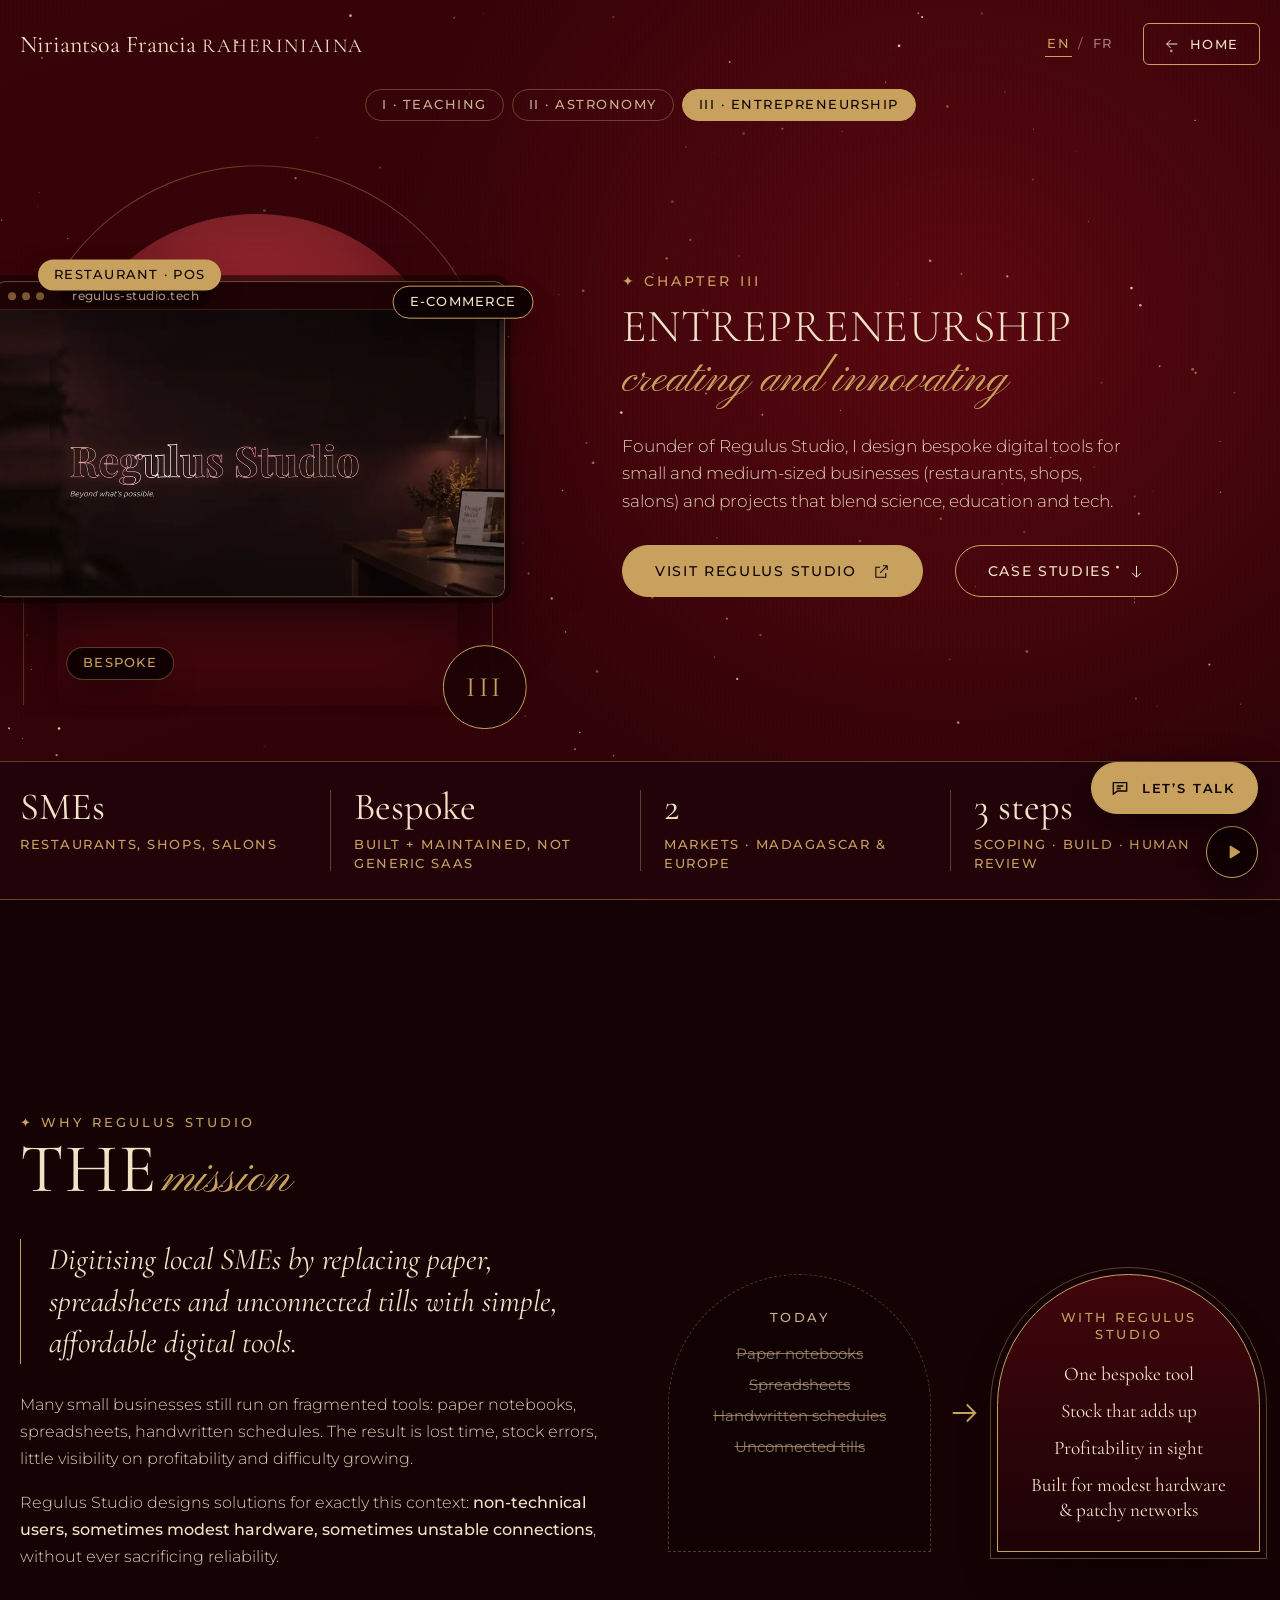
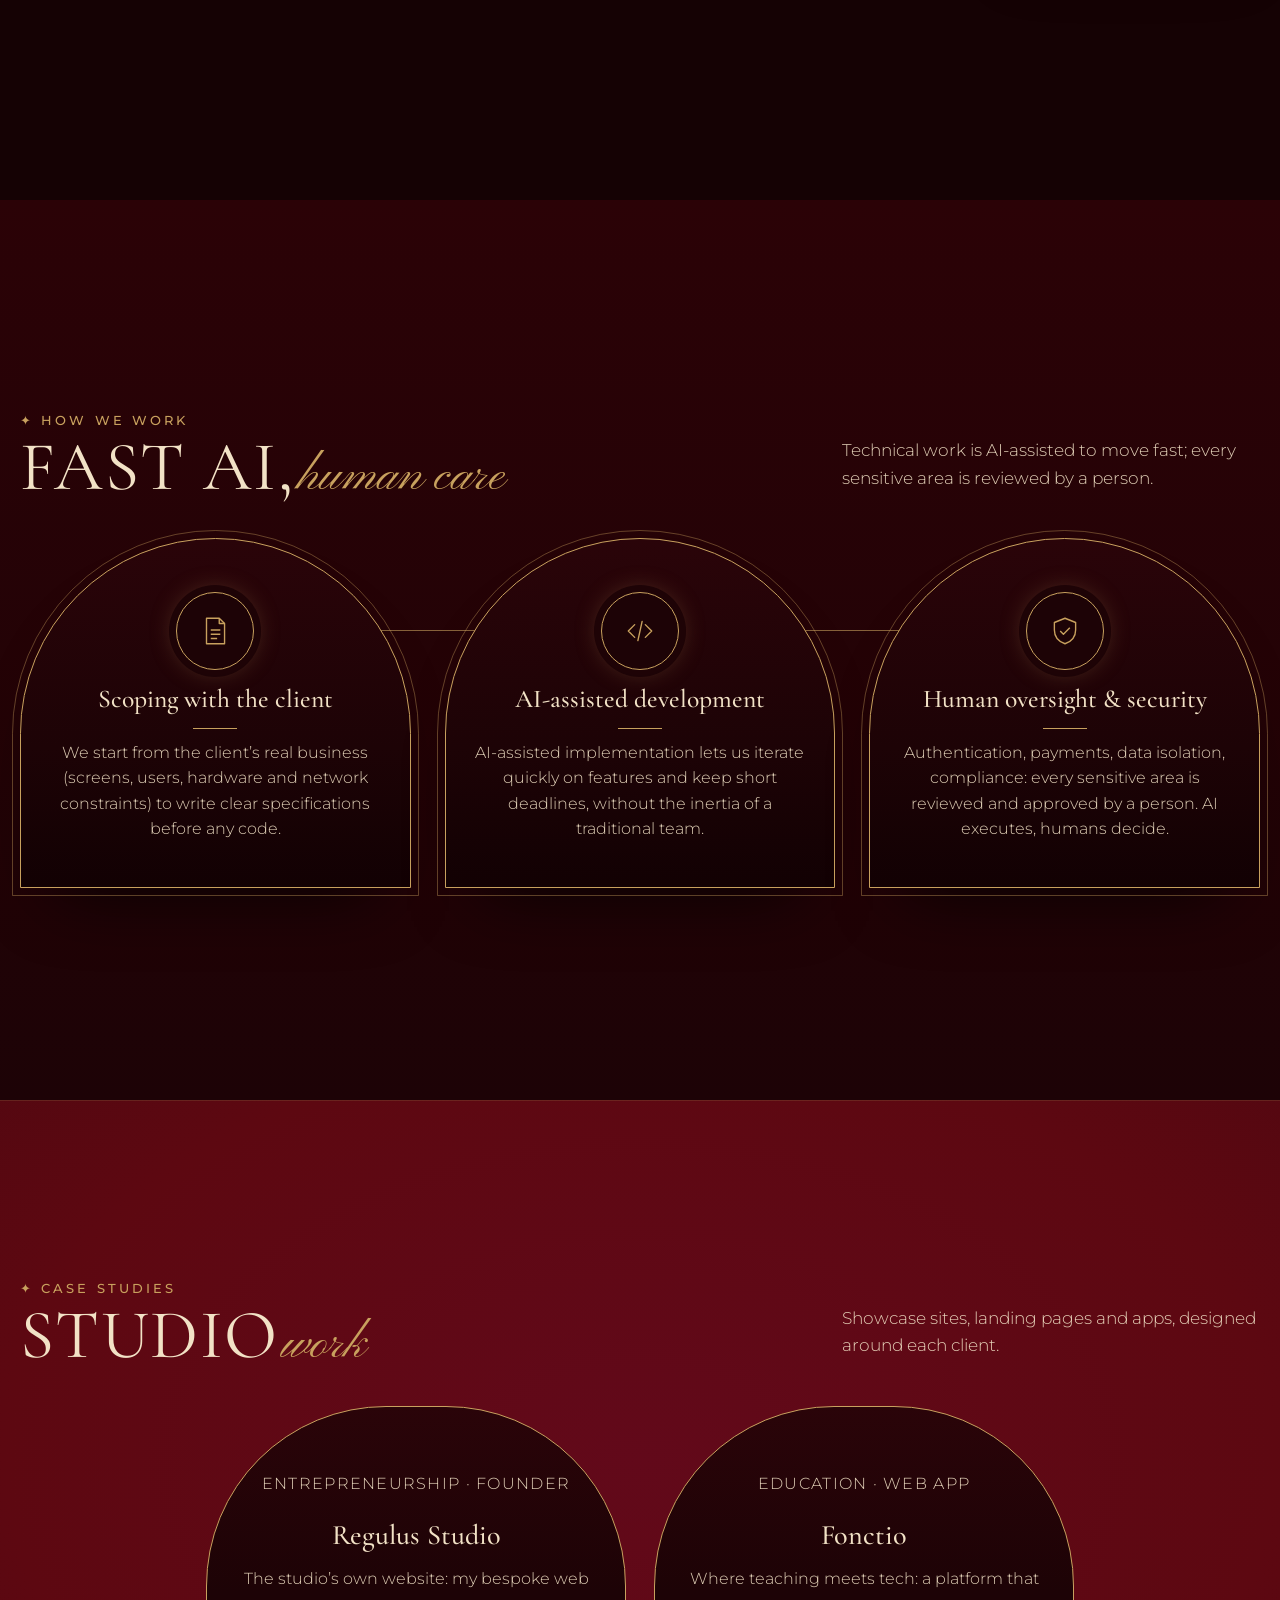
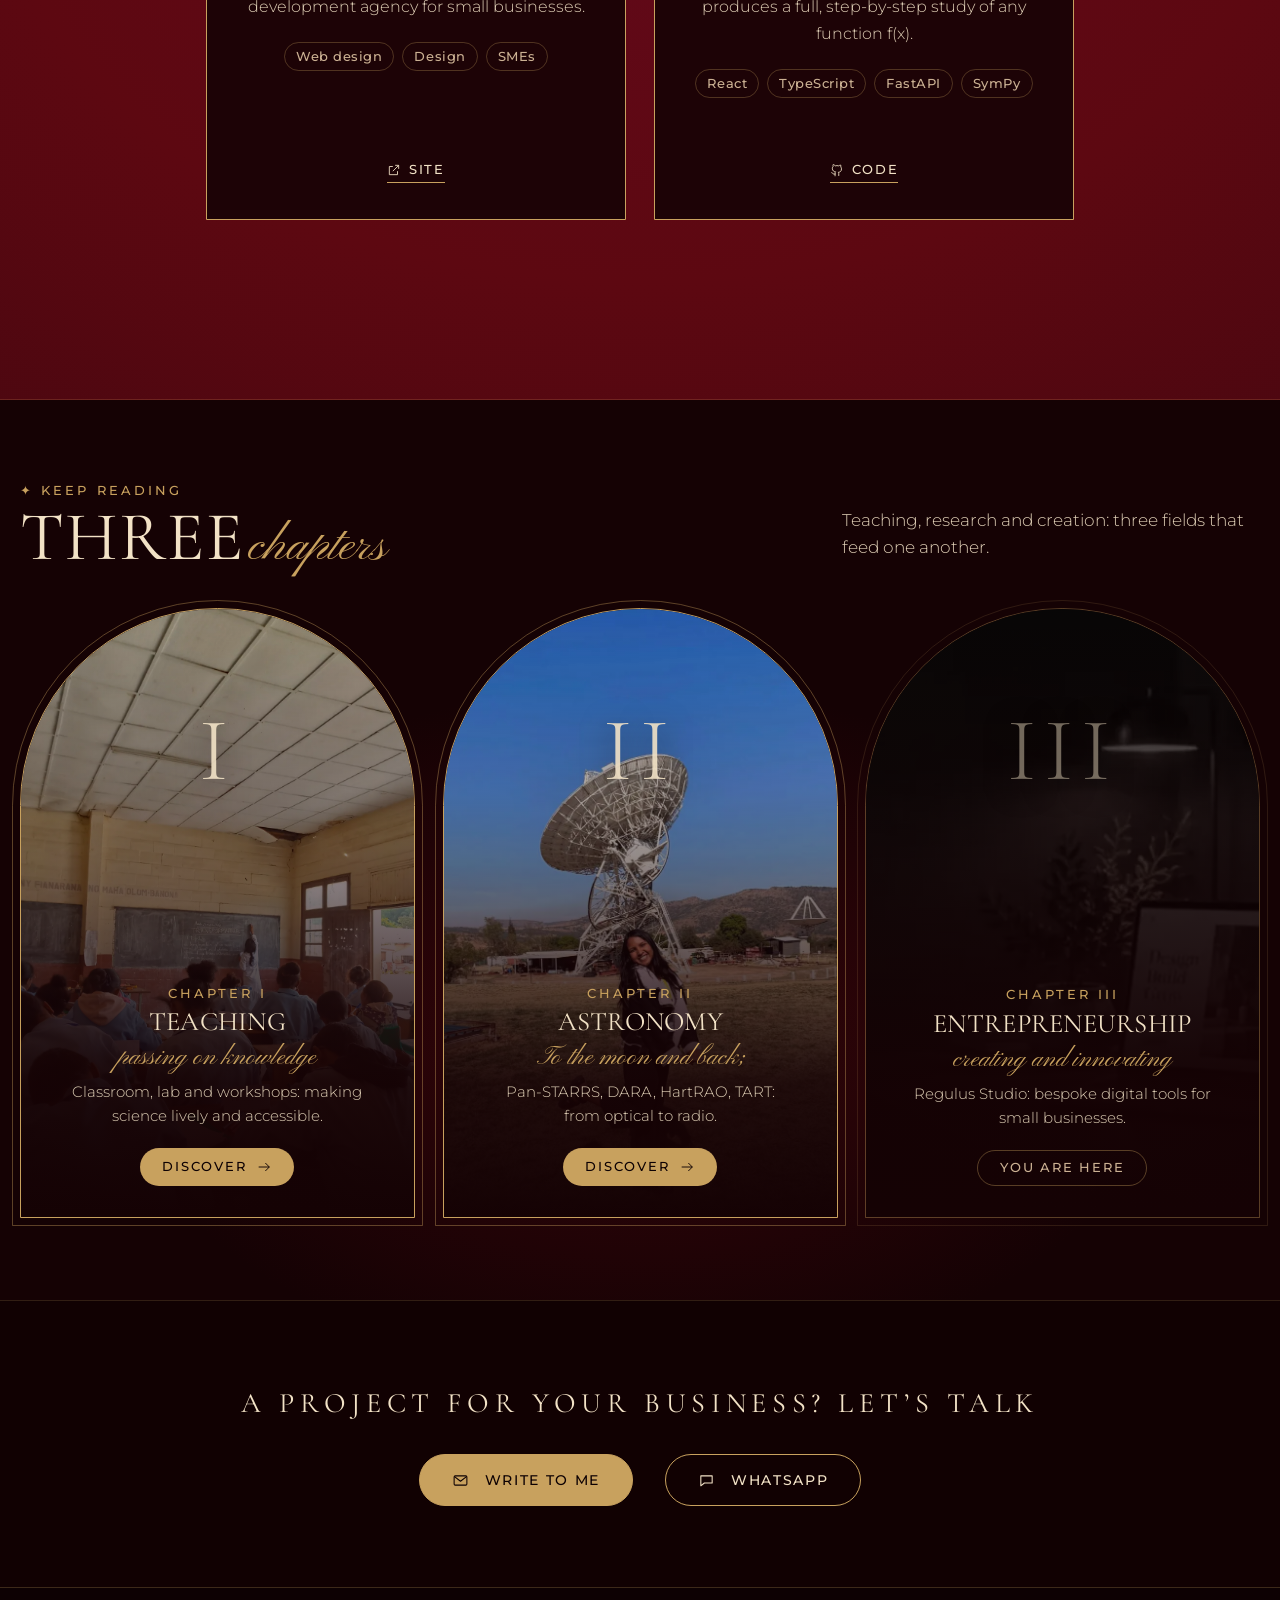
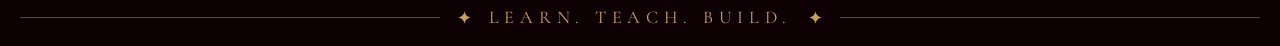
<file: entrepreneuriat.html>
<!doctype html>
<html lang="fr">
<head>
  <meta charset="utf-8">
  <meta name="viewport" content="width=device-width, initial-scale=1">
  <script>
    // Langue (anglais par défaut, comme l'accueil) ; animations au défilement seulement si le navigateur les gère
    (function (d) {
      var l = 'en'; try { l = localStorage.getItem('lang') || 'en'; } catch (e) {}
      d.lang = l;
      if (l !== 'fr') { d.classList.add('i18n-pending'); setTimeout(function () { d.classList.remove('i18n-pending'); }, 1500); }
      if ('IntersectionObserver' in window) d.classList.add('js');
    })(document.documentElement);
  </script>
  <script type="application/ld+json">
    {
      "@context": "https://schema.org",
      "@type": "Person",
      "name": "Niriantsoa Francia Raheriniaina",
      "url": "https://niriantsoa.me/entrepreneuriat.html",
      "sameAs": [
        "https://github.com/niriantsoa1304",
        "https://regulus-studio.tech/"
      ],
      "jobTitle": "Founder of Regulus Studio"
    }
  </script>
  <title data-en="Entrepreneurship — Niriantsoa Francia Raheriniaina">Entrepreneuriat — Niriantsoa Francia Raheriniaina</title>
  <meta name="description" data-en-content="Founder of Regulus Studio, a studio building bespoke digital tools for small and medium-sized businesses." content="Fondatrice de Regulus Studio, studio qui conçoit des outils numériques sur mesure pour les petites et moyennes entreprises.">
  <meta name="keywords" data-en-content="Niriantsoa, Niriantsoa Francia, Niriantsoa Francia Raheriniaina, Regulus studio, entrepreneurship, digital tools, small businesses, medium-sized businesses, startups, innovation" content="Niriantsoa, Niriantsoa Francia, Niriantsoa Francia Raheriniaina, Regulus studio, entrepreneuriat, outils numériques, petites entreprises, moyennes entreprises, startups, innovation"/>
  <meta name="author" content="Niriantsoa Francia Raheriniaina"/>
  <meta name="creator" content="Niriantsoa Francia Raheriniaina"/>
  <meta name="robots" content="index, follow"/>
  <meta name="twitter:card" content="summary_large_image"/>
  <meta name="twitter:title" data-en-content="Entrepreneurship — Niriantsoa Francia Raheriniaina" content="Entrepreneuriat — Niriantsoa Francia Raheriniaina"/>
  <meta name="twitter:description" data-en-content="Founder of Regulus Studio, a studio building bespoke digital tools for small and medium-sized businesses." content="Fondatrice de Regulus Studio, studio qui conçoit des outils numériques sur mesure pour les petites et moyennes entreprises."/>
  <meta name="twitter:image" content="https://niriantsoa.me/Assets/og-image/entrepreneur.webp"/>
  <meta name="twitter:image:alt" data-en-content="Entrepreneurship - Niriantsoa Francia Raheriniaina" content="Entrepreneuriat - Niriantsoa Francia Raheriniaina"/>
  <meta property="og:title" data-en-content="Entrepreneurship — Niriantsoa Francia Raheriniaina" content="Entrepreneuriat — Niriantsoa Francia Raheriniaina"/>
  <meta property="og:description" data-en-content="Founder of Regulus Studio, a studio building bespoke digital tools for small and medium-sized businesses." content="Fondatrice de Regulus Studio, studio qui conçoit des outils numériques sur mesure pour les petites et moyennes entreprises."/>
  <meta property="og:image" content="https://niriantsoa.me/Assets/og-image/entrepreneur.webp"/>
  <meta property="og:image:alt" data-en-content="Entrepreneurship - Niriantsoa Francia Raheriniaina" content="Entrepreneuriat - Niriantsoa Francia Raheriniaina"/>
  <meta property="og:url" content="https://niriantsoa.me/entrepreneuriat.html"/>
  <meta property="og:site_name" data-en-content="Entrepreneurship - Niriantsoa Francia Raheriniaina" content="Entrepreneuriat - Niriantsoa Francia Raheriniaina"/>
  <meta property="og:type" content="website"/>
  <link rel="author" href="https://niriantsoa.me/"/>
  <link rel="canonical" href="https://niriantsoa.me/entrepreneuriat.html"/>
  <link rel="icon" type="image/x-icon" href="favicon.ico" sizes="48x48">
  <link rel="icon" type="image/png" href="Assets/icons/icon-32.png" sizes="32x32">
  <link rel="icon" type="image/png" href="Assets/icons/icon.png" sizes="16x16">
  <link rel="preconnect" href="https://fonts.googleapis.com">
  <link rel="preconnect" href="https://fonts.gstatic.com" crossorigin>
  <link href="https://fonts.googleapis.com/css2?family=Cormorant+Garamond:ital,wght@0,300;0,400;0,500;1,300;1,400&family=Montserrat:wght@300;400;500;600&family=Pinyon+Script&display=swap" rel="stylesheet">
  <link rel="stylesheet" href="pages.css">
  <link rel="stylesheet" href="widgets.css">
</head>
<body class="anim biz">
  <header class="d-hero">
    <div class="top wrap">
      <a href="index.html" class="logo" aria-label="Accueil" data-en-aria="Home">Niriantsoa Francia <span>Raheriniaina</span></a>
      <div class="top-right">
        <div class="lang" role="group" aria-label="Langue / Language">
          <button type="button" data-lang="en" aria-pressed="true" lang="en" title="English">EN</button>
          <span aria-hidden="true">/</span>
          <button type="button" data-lang="fr" aria-pressed="false" lang="fr" title="Français">FR</button>
        </div>
        <a href="index.html#parcours" class="back">
          <svg viewBox="0 0 24 24" fill="none" stroke="currentColor" stroke-width="1.5" aria-hidden="true"><path d="M20 12H4M10 6l-6 6 6 6"/></svg>
          <span class="label" data-en="Home">Accueil</span>
        </a>
      </div>
    </div>

    <nav class="wrap" aria-label="Chapitres" data-en-aria="Chapters">
      <ul class="chapters">
        <li><a href="enseignement.html" data-en="I · Teaching">I · Enseignement</a></li>
        <li><a href="astronomie.html" data-en="II · Astronomy">II · Astronomie</a></li>
        <li><a href="entrepreneuriat.html" aria-current="page" data-en="III · Entrepreneurship">III · Entrepreneuriat</a></li>
      </ul>
    </nav>

    <div class="d-hero-main wrap flip">
      <div>
        <p class="eyebrow" data-en="✦ Chapter III">✦ Chapitre III</p>
        <h1 class="d-title" data-en="Entrepreneurship">Entrepreneuriat</h1>
        <p class="d-tag" data-en="creating and innovating">créer et innover</p>
        <p class="d-lead" data-en="Founder of Regulus Studio, I design bespoke digital tools for small and medium-sized businesses (restaurants, shops, salons) and projects that blend science, education and tech.">
          Fondatrice de Regulus Studio, je conçois des outils numériques sur mesure pour les petites et moyennes entreprises
          (restaurants, commerces, salons) et des projets qui mêlent science, éducation et tech.
        </p>
        <div class="d-actions">
          <a href="https://regulus-studio.tech/" class="btn solid" target="_blank" rel="noopener"><span data-en="Visit Regulus Studio">Visiter Regulus Studio</span>
            <svg viewBox="0 0 24 24" fill="none" stroke="currentColor" stroke-width="1.5" aria-hidden="true"><path d="M14 4h6v6M20 4 10 14M18 14v6H4V6h6"/></svg></a>
          <a href="#projets" class="btn"><span data-en="Case studies">Réalisations</span>
            <svg viewBox="0 0 24 24" fill="none" stroke="currentColor" stroke-width="1.4" aria-hidden="true"><path d="M12 4v16M6 14l6 6 6-6"/></svg></a>
        </div>
      </div>
      <figure class="d-media studio" style="margin:0">
        <div class="outline" aria-hidden="true"></div>
        <div class="frame" aria-hidden="true"></div>
        <div class="browser">
          <div class="browser-bar" aria-hidden="true"><i></i><i></i><i></i><span>regulus-studio.tech</span></div>
          <img src="Assets/regulus-studio.webp" alt="Page d'accueil du site de Regulus Studio, agence de développement web" data-en-alt="Home page of Regulus Studio, a web development agency" width="960" height="541" fetchpriority="high">
        </div>
        <span class="chip-float c1" aria-hidden="true" data-en="Restaurant · POS">Restaurant · caisse</span>
        <span class="chip-float c2" aria-hidden="true">E-commerce</span>
        <span class="chip-float c3" aria-hidden="true" data-en="Bespoke">Sur mesure</span>
        <span class="num" aria-hidden="true">III</span>
      </figure>
    </div>

    <section class="facts" aria-label="En bref" data-en-aria="At a glance">
      <div class="wrap">
        <div class="fact rv"><p class="fact-value" data-en="SMEs">PME</p><p class="fact-label" data-en="Restaurants, shops, salons">Restaurants, commerces, salons</p></div>
        <div class="fact rv"><p class="fact-value" data-en="Bespoke">Sur mesure</p><p class="fact-label" data-en="Built + maintained, not generic SaaS">Vente + maintenance, pas de SaaS générique</p></div>
        <div class="fact rv"><p class="fact-value">2</p><p class="fact-label" data-en="Markets · Madagascar &amp;amp; Europe">Marchés · Madagascar &amp; Europe</p></div>
        <div class="fact rv"><p class="fact-value" data-en="3 steps">3 étapes</p><p class="fact-label" data-en="Scoping · build · human review">Cadrage · développement · contrôle humain</p></div>
      </div>
    </section>
  </header>

  <main>
    <section class="d-section" aria-labelledby="mission-title">
      <div class="wrap">
        <header class="s-head rv">
          <div>
            <p class="s-kicker" data-en="✦ Why Regulus Studio">✦ Pourquoi Regulus Studio</p>
            <h2 class="s-title" id="mission-title" data-en="The&lt;span class=&quot;script&quot;&gt;mission&lt;/span&gt;">La<span class="script">mission</span></h2>
          </div>
        </header>
        <div class="mission">
        <div class="prose rv">
          <p class="statement" data-en="Digitising local SMEs by replacing paper, spreadsheets and unconnected tills with simple, affordable digital tools.">Digitaliser les PME locales en remplaçant le papier, l'Excel et les caisses non connectées par des outils numériques simples et abordables.</p>
          <p data-en="Many small businesses still run on fragmented tools: paper notebooks, spreadsheets, handwritten schedules. The result is lost time, stock errors, little visibility on profitability and difficulty growing.">De nombreux petits commerçants gèrent encore leur activité avec des outils fragmentés : cahiers papier, tableurs, plannings manuscrits. Résultat : du temps perdu, des erreurs de stock, peu de visibilité sur la rentabilité et une activité difficile à faire grandir.</p>
          <p data-en="Regulus Studio designs solutions for exactly this context: &lt;strong&gt;non-technical users, sometimes modest hardware, sometimes unstable connections&lt;/strong&gt;, without ever sacrificing reliability.">Regulus Studio conçoit des solutions pensées pour ce contexte précis : <strong>des utilisateurs non techniques, un matériel parfois modeste, une connexion parfois instable</strong>, sans jamais sacrifier la fiabilité.</p>
        </div>
          <div class="shift rv">
            <div class="shift-col before">
              <p class="shift-label" data-en="Today">Aujourd'hui</p>
              <ul>
                <li data-en="Paper notebooks">Cahiers papier</li>
                <li data-en="Spreadsheets">Tableurs Excel</li>
                <li data-en="Handwritten schedules">Plannings manuscrits</li>
                <li data-en="Unconnected tills">Caisses non connectées</li>
              </ul>
            </div>
            <div class="shift-arrow" aria-hidden="true"><svg viewBox="0 0 24 24" fill="none" stroke="currentColor" stroke-width="1.3"><path d="M4 12h16M14 6l6 6-6 6"/></svg></div>
            <div class="shift-col after">
              <p class="shift-label" data-en="With Regulus Studio">Avec Regulus Studio</p>
              <ul>
                <li data-en="One bespoke tool">Un seul outil, sur mesure</li>
                <li data-en="Stock that adds up">Un stock qui tombe juste</li>
                <li data-en="Profitability in sight">La rentabilité sous les yeux</li>
                <li data-en="Built for modest hardware &amp;amp; patchy networks">Pensé pour un matériel modeste et un réseau instable</li>
              </ul>
            </div>
          </div>
        </div>
      </div>
    </section>

    <section class="d-section alt" aria-labelledby="methode-title">
      <div class="wrap">
        <header class="s-head rv">
          <div>
            <p class="s-kicker" data-en="✦ How we work">✦ Notre méthode</p>
            <h2 class="s-title" id="methode-title" data-en="Fast AI,&lt;span class=&quot;script&quot;&gt;human care&lt;/span&gt;">IA rapide,<span class="script">regard humain</span></h2>
          </div>
          <p class="s-intro" data-en="Technical work is AI-assisted to move fast; every sensitive area is reviewed by a person.">L'exécution technique est assistée par l'IA pour aller vite ; chaque zone sensible est validée par une personne.</p>
        </header>
        <div class="cards process">
          <article class="card rv">
            <div class="card-ico" aria-hidden="true"><svg viewBox="0 0 32 32" fill="none" stroke="currentColor" stroke-width="1.3" stroke-linejoin="round"><path d="M8 4h12l5 5v19H8Z"/><path d="M20 4v5h5M12 15h9M12 19h9M12 23h6"/></svg></div>
            <h3 data-en="Scoping with the client">Cadrage avec le client</h3>
            <p data-en="We start from the client’s real business (screens, users, hardware and network constraints) to write clear specifications before any code.">On part de l'activité réelle du client (écrans, utilisateurs, contraintes matérielles et réseau) pour rédiger un cahier des charges clair avant tout développement.</p>
          </article>
          <article class="card rv">
            <div class="card-ico" aria-hidden="true"><svg viewBox="0 0 32 32" fill="none" stroke="currentColor" stroke-width="1.3" stroke-linecap="round" stroke-linejoin="round"><path d="M11 10 5 16l6 6M21 10l6 6-6 6M18 7l-4 18"/></svg></div>
            <h3 data-en="AI-assisted development">Développement assisté par IA</h3>
            <p data-en="AI-assisted implementation lets us iterate quickly on features and keep short deadlines, without the inertia of a traditional team.">L'implémentation assistée par IA permet d'itérer vite sur les fonctionnalités et de tenir des délais courts, sans l'inertie d'une équipe classique.</p>
          </article>
          <article class="card rv">
            <div class="card-ico" aria-hidden="true"><svg viewBox="0 0 32 32" fill="none" stroke="currentColor" stroke-width="1.3" stroke-linejoin="round"><path d="M16 4 6 8v7c0 6.5 4.3 11 10 13 5.7-2 10-6.5 10-13V8Z"/><path d="m11.5 16 3 3 6-6"/></svg></div>
            <h3 data-en="Human oversight &amp;amp; security">Supervision &amp; sécurité humaines</h3>
            <p data-en="Authentication, payments, data isolation, compliance: every sensitive area is reviewed and approved by a person. AI executes, humans decide.">Authentification, paiements, isolation des données, conformité : chaque zone sensible est revue et validée par une personne. L'IA exécute, l'humain décide.</p>
          </article>
        </div>
      </div>
    </section>

    <section class="d-section red" id="projets" aria-labelledby="projets-title">
      <div class="wrap">
        <header class="s-head rv">
          <div>
            <p class="s-kicker" data-en="✦ Case studies">✦ Réalisations</p>
            <h2 class="s-title" id="projets-title" data-en="Studio&lt;span class=&quot;script&quot;&gt;work&lt;/span&gt;">Travaux<span class="script">du studio</span></h2>
          </div>
          <p class="s-intro" data-en="Showcase sites, landing pages and apps, designed around each client.">Sites vitrines, landing pages et applications, pensés à l'image de chaque client.</p>
        </header>
        <div class="projects">
          <article class="proj rv">
            <p class="proj-meta" data-en="Entrepreneurship · Founder">Entrepreneuriat · Fondatrice</p>
            <h3>Regulus Studio</h3>
            <p data-en="The studio’s own website: my bespoke web development agency for small businesses.">Le site du studio : mon agence de développement web sur mesure pour les PME.</p>
            <ul class="stack"><li data-en="Web design">Création web</li><li>Design</li><li data-en="SMEs">PME</li></ul>
            <div class="proj-links"><a href="https://regulus-studio.tech/" target="_blank" rel="noopener"><svg viewBox="0 0 24 24" fill="none" stroke="currentColor" stroke-width="1.5" aria-hidden="true"><path d="M14 4h6v6M20 4 10 14M18 14v6H4V6h6"/></svg> Site</a></div>
          </article>
          <article class="proj rv">
            <p class="proj-meta" data-en="Education · Web app">Éducation · Application web</p>
            <h3>Fonctio</h3>
            <p data-en="Where teaching meets tech: a platform that produces a full, step-by-step study of any function f(x).">Là où l'enseignement rencontre la tech : une plateforme qui produit l'étude complète et détaillée de n'importe quelle fonction f(x).</p>
            <ul class="stack"><li>React</li><li>TypeScript</li><li>FastAPI</li><li>SymPy</li></ul>
            <div class="proj-links"><a href="https://github.com/niriantsoa1304/fonctio-function-analyzer" target="_blank" rel="noopener"><svg viewBox="0 0 24 24" fill="none" stroke="currentColor" stroke-width="1.5" stroke-linecap="round" stroke-linejoin="round" aria-hidden="true"><path d="M9 19c-4 1.3-4-2-6-2.5m12 5v-3.3a2.9 2.9 0 0 0-.8-2.2c2.7-.3 5.5-1.3 5.5-6a4.6 4.6 0 0 0-1.3-3.2 4.3 4.3 0 0 0-.1-3.2s-1-.3-3.4 1.3a11.6 11.6 0 0 0-6 0C6.5 2.3 5.5 2.6 5.5 2.6a4.3 4.3 0 0 0-.1 3.2A4.6 4.6 0 0 0 4 9c0 4.7 2.8 5.7 5.5 6a2.9 2.9 0 0 0-.8 2.2V22"/></svg> Code</a></div>
          </article>
        </div>
      </div>
    </section>

    <section class="d-section portals-sec" aria-labelledby="suite-title">
      <div class="wrap">
        <header class="s-head rv">
          <div>
            <p class="s-kicker" data-en="✦ Keep reading">✦ Poursuivre</p>
            <h2 class="s-title" id="suite-title" data-en="Three&lt;span class=&quot;script&quot;&gt;chapters&lt;/span&gt;">Trois<span class="script">chapitres</span></h2>
          </div>
          <p class="s-intro" data-en="Teaching, research and creation: three fields that feed one another.">Transmettre, chercher et créer : trois domaines qui se nourrissent l'un l'autre.</p>
        </header>
        <nav class="portals" aria-label="Chapitres" data-en-aria="Chapters">
            <a class="portal rv" href="enseignement.html">
              <img src="Assets/classe-cours.webp" alt="" loading="lazy" decoding="async" style="object-position:50% 30%">
              <span class="portal-num" aria-hidden="true">I</span>
              <span class="portal-body">
                <small data-en="Chapter I">Chapitre I</small>
                <strong data-en="Teaching">Enseignement</strong>
                <em data-en="passing on knowledge">transmettre le savoir</em>
                <span class="portal-text" data-en="Classroom, lab and workshops: making science lively and accessible.">Classe, laboratoire et ateliers : rendre la science vivante et accessible.</span>
                <span class="portal-cta"><span data-en="Discover">Découvrir</span><svg viewBox="0 0 24 24" fill="none" stroke="currentColor" stroke-width="1.4" aria-hidden="true"><path d="M4 12h16M14 6l6 6-6 6"/></svg></span>
              </span>
            </a>
            <a class="portal rv" href="astronomie.html">
              <img src="Assets/hartrao-antenne.webp" alt="" loading="lazy" decoding="async" style="object-position:50% 45%">
              <span class="portal-num" aria-hidden="true">II</span>
              <span class="portal-body">
                <small data-en="Chapter II">Chapitre II</small>
                <strong data-en="Astronomy">Astronomie</strong>
                <em lang="en">To the moon and back;</em>
                <span class="portal-text" data-en="Pan-STARRS, DARA, HartRAO, TART: from optical to radio.">Pan-STARRS, DARA, HartRAO, TART : du visible à la radio.</span>
                <span class="portal-cta"><span data-en="Discover">Découvrir</span><svg viewBox="0 0 24 24" fill="none" stroke="currentColor" stroke-width="1.4" aria-hidden="true"><path d="M4 12h16M14 6l6 6-6 6"/></svg></span>
              </span>
            </a>
            <div class="portal rv is-current" aria-current="page">
              <img src="Assets/regulus-bureau.webp" alt="" loading="lazy" decoding="async" style="object-position:50% 40%">
              <span class="portal-num" aria-hidden="true">III</span>
              <span class="portal-body">
                <small data-en="Chapter III">Chapitre III</small>
                <strong data-en="Entrepreneurship">Entrepreneuriat</strong>
                <em data-en="creating and innovating">créer et innover</em>
                <span class="portal-text" data-en="Regulus Studio: bespoke digital tools for small businesses.">Regulus Studio : des outils numériques sur mesure pour les PME.</span>
                <span class="portal-here" data-en="You are here">Vous êtes ici</span>
              </span>
            </div>
        </nav>
      </div>
    </section>
  </main>

  <footer>
    <section class="d-contact" aria-labelledby="contact-title">
      <div class="wrap">
        <h2 id="contact-title" class="rv" data-en="A project for your business? Let’s talk">Un projet pour votre entreprise ? Parlons-en</h2>
        <div class="d-actions rv">
          <a class="btn solid" href="mailto:niriantsoa1304@gmail.com?subject=Projet%20Regulus%20Studio" data-en-href="mailto:niriantsoa1304@gmail.com?subject=Regulus%20Studio%20project">
            <svg viewBox="0 0 24 24" fill="none" stroke="currentColor" stroke-width="1.5" stroke-linejoin="round" aria-hidden="true"><rect x="3" y="5.5" width="18" height="13" rx="1.5"/><path d="m3.5 6.5 8.5 6.5 8.5-6.5"/></svg>
            <span data-en="Write to me">M'écrire</span></a>
          <a class="btn" href="https://wa.me/261347418591" target="_blank" rel="noopener">
            <svg viewBox="0 0 24 24" fill="none" stroke="currentColor" stroke-width="1.5" stroke-linejoin="round" aria-hidden="true"><path d="M4 5.5h16v10H9l-5 4v-14Z"/></svg>
            WhatsApp</a>
        </div>
      </div>
    </section>
    <div class="footer-band">
      <div class="wrap">
        <span class="rule" aria-hidden="true"></span><svg viewBox="0 0 24 24" aria-hidden="true"><path fill="currentColor" d="M12 0c.6 6.4 5.6 11.4 12 12-6.4.6-11.4 5.6-12 12-.6-6.4-5.6-11.4-12-12C6.4 11.4 11.4 6.4 12 0Z"/></svg>
        <p data-en="Learn. Teach. Build.">Apprendre. Enseigner. Entreprendre.</p>
        <svg viewBox="0 0 24 24" aria-hidden="true"><path fill="currentColor" d="M12 0c.6 6.4 5.6 11.4 12 12-6.4.6-11.4 5.6-12 12-.6-6.4-5.6-11.4-12-12C6.4 11.4 11.4 6.4 12 0Z"/></svg><span class="rule" aria-hidden="true"></span>
      </div>
    </div>
  </footer>
  <!-- Appel à l'action flottant : WhatsApp ou e-mail -->
  <div class="cta" id="cta">
    <ul class="cta-menu" id="cta-menu" aria-label="Me contacter" data-en-aria="Contact me">
      <li><a class="wa" data-en-href="https://wa.me/261347418591?text=Hello%20Niriantsoa%2C%20I%20came%20across%20your%20portfolio%20and%20would%20love%20to%20talk%20with%20you." href="https://wa.me/261347418591?text=Bonjour%20Niriantsoa%2C%20j%27ai%20d%C3%A9couvert%20votre%20portfolio%20et%20j%27aimerais%20%C3%A9changer%20avec%20vous." target="_blank" rel="noopener">
        <span class="ic" aria-hidden="true"><svg viewBox="0 0 24 24" fill="currentColor"><path d="M12 2a10 10 0 0 0-8.6 15.1L2 22l5-1.3A10 10 0 1 0 12 2Zm0 18.2a8.2 8.2 0 0 1-4.2-1.2l-.3-.2-3 .8.8-2.9-.2-.3A8.2 8.2 0 1 1 12 20.2Zm4.5-6.1c-.2-.1-1.5-.7-1.7-.8-.2-.1-.4-.1-.6.1l-.8 1c-.1.2-.3.2-.5.1a6.7 6.7 0 0 1-3.3-2.9c-.2-.4.2-.4.7-1.3.1-.2 0-.3 0-.4l-.8-1.8c-.2-.5-.4-.4-.6-.4h-.5a1 1 0 0 0-.7.3 3 3 0 0 0-.9 2.2 5.2 5.2 0 0 0 1.1 2.8 11.9 11.9 0 0 0 4.6 4c1.7.7 2.3.8 3.2.6a2.7 2.7 0 0 0 1.8-1.2 2.2 2.2 0 0 0 .1-1.3c0-.1-.2-.2-.4-.3Z"/></svg></span>
        <span>WhatsApp<small data-en="Quick reply">Réponse rapide</small></span></a></li>
      <li><a class="ml" data-en-href="mailto:niriantsoa1304@gmail.com?subject=Getting%20in%20touch%20via%20your%20portfolio" href="mailto:niriantsoa1304@gmail.com?subject=Prise%20de%20contact%20depuis%20votre%20portfolio">
        <span class="ic" aria-hidden="true"><svg viewBox="0 0 24 24" fill="none" stroke="currentColor" stroke-width="1.7" stroke-linejoin="round"><rect x="3" y="5.5" width="18" height="13" rx="1.5"/><path d="m3.5 6.5 8.5 6.5 8.5-6.5"/></svg></span>
        <span>E-mail<small>niriantsoa1304@gmail.com</small></span></a></li>
    </ul>
    <button class="cta-main" type="button" aria-expanded="false" aria-controls="cta-menu">
      <svg class="chat" viewBox="0 0 24 24" fill="none" stroke="currentColor" stroke-width="1.7" stroke-linejoin="round" aria-hidden="true"><path d="M4 5.5h16v10H9l-5 4v-14Z"/><path d="M8 9.5h8M8 12.5h5"/></svg>
      <svg class="x" viewBox="0 0 24 24" fill="none" stroke="currentColor" stroke-width="1.8" stroke-linecap="round" aria-hidden="true"><path d="M6 6l12 12M18 6 6 18"/></svg>
      <span data-en="Let’s talk">Discutons</span>
    </button>
  </div>
  <!-- Musique d'ambiance : coupée par défaut, le visiteur l'active ou la coupe quand il veut -->
  <audio id="bg-music" src="Assets/musique.mp3" loop preload="none"></audio>
  <button class="music" type="button" aria-pressed="false" aria-label="Activer la musique" hidden>
    <svg class="ico-play" viewBox="0 0 24 24" aria-hidden="true"><path fill="currentColor" d="M8 5.5v13a1 1 0 0 0 1.5.86l10.4-6.5a1 1 0 0 0 0-1.72L9.5 4.64A1 1 0 0 0 8 5.5Z"/></svg>
    <svg class="ico-pause" viewBox="0 0 24 24" aria-hidden="true"><rect x="6.5" y="5" width="4" height="14" rx="1" fill="currentColor"/><rect x="13.5" y="5" width="4" height="14" rx="1" fill="currentColor"/></svg>
    <span class="tip">Activer la musique</span>
  </button>
  <script src="pages.js"></script>
  <script src="widgets.js"></script>
</body>
</html>
</file>
<file: widgets.css>
/* ================================================================
   Boutons flottants, présents sur toutes les pages :
   « Discutons » (WhatsApp / e-mail) et musique d'ambiance
   Utilise les variables de couleur de la page (--gold, --noir…)
   ================================================================ */

/* ——— Musique d'ambiance (bouton on/off), tout en bas à droite ——— */
.music {
  position: fixed; right: 22px; bottom: 22px; z-index: 40;
  width: 52px; height: 52px; border-radius: 50%; cursor: pointer;
  display: grid; place-items: center;
  background: rgba(13, 1, 3, .82); color: var(--gold);
  border: 1px solid var(--gold);
  box-shadow: 0 10px 30px rgba(0, 0, 0, .45);
  -webkit-backdrop-filter: blur(6px); backdrop-filter: blur(6px);
  transition: background .25s, color .25s, transform .25s, opacity .3s;
}
.music:hover { background: var(--gold); color: var(--noir); transform: scale(1.06); }
.music:focus-visible { outline: 2px solid var(--champagne); outline-offset: 3px; }
.music[hidden] { display: none; }
/* icône lecture quand la musique est coupée, pause quand elle joue */
.music svg { position: absolute; width: 20px; height: 20px; transition: opacity .25s, transform .25s; }
.music .ico-play { transform: translateX(1px); }
.music .ico-pause { opacity: 0; transform: scale(.6); }
.music.playing .ico-play { opacity: 0; transform: scale(.6); }
.music.playing .ico-pause { opacity: 1; transform: none; }
/* léger halo qui pulse pendant la lecture */
.music.playing { animation: pulse 2.4s ease-in-out infinite; }
@keyframes pulse { 0%, 100% { box-shadow: 0 10px 30px rgba(0,0,0,.45), 0 0 0 0 rgba(200,161,94,.45); }
                   50% { box-shadow: 0 10px 30px rgba(0,0,0,.45), 0 0 0 8px rgba(200,161,94,0); } }
.music .tip {
  position: absolute; right: calc(100% + 12px); top: 50%; transform: translateY(-50%);
  white-space: nowrap; padding: 7px 12px; border-radius: 4px;
  font: 500 12px/1 var(--sans); letter-spacing: .1em; text-transform: uppercase;
  background: var(--gold); color: var(--noir);
  opacity: 0; pointer-events: none; transition: opacity .25s;
}
.music:hover .tip, .music:focus-visible .tip { opacity: 1; }
@media (prefers-reduced-motion: reduce) { .music.playing { animation: none; } }

/* ——— « Discutons », juste au-dessus du bouton musique ——— */
.cta {
  position: fixed; right: 22px; bottom: calc(22px + 52px + 12px); z-index: 41;
  display: flex; flex-direction: column; align-items: flex-end; gap: 10px;
}
.cta-main {
  display: inline-flex; align-items: center; gap: 12px; height: 52px; padding: 0 22px 0 18px;
  border-radius: 999px; border: 1px solid var(--gold); cursor: pointer;
  background: var(--gold); color: var(--noir);
  font: 600 13px/1 var(--sans); letter-spacing: .14em; text-transform: uppercase;
  box-shadow: 0 12px 34px rgba(0,0,0,.5);
  transition: background .25s, transform .25s;
}
.cta-main:hover { background: var(--champagne); transform: translateY(-2px); }
.cta-main:focus-visible { outline: 2px solid var(--champagne); outline-offset: 3px; }
.cta-main svg { width: 20px; height: 20px; }
.cta-main .x { display: none; }
.cta.open .cta-main .chat { display: none; }
.cta.open .cta-main .x { display: block; }
.cta-menu {
  display: flex; flex-direction: column; gap: 8px; list-style: none; margin: 0; padding: 0;
  opacity: 0; transform: translateY(12px) scale(.96); transform-origin: bottom right; pointer-events: none;
  transition: opacity .3s ease, transform .4s var(--ease, ease);
}
.cta.open .cta-menu { opacity: 1; transform: none; pointer-events: auto; }
.cta-menu a {
  display: flex; align-items: center; gap: 12px; padding: 12px 18px 12px 12px;
  border-radius: 999px; border: 1px solid var(--line);
  background: rgba(13, 1, 3, .92); -webkit-backdrop-filter: blur(6px); backdrop-filter: blur(6px); color: var(--champagne);
  font: 500 14px/1.2 var(--sans); letter-spacing: .03em; white-space: nowrap;
  box-shadow: 0 10px 30px rgba(0,0,0,.45);
  transition: border-color .25s, background .25s;
}
.cta-menu a:hover { border-color: var(--gold); background: #1d0306; }
.cta-menu .ic { width: 34px; height: 34px; border-radius: 50%; display: grid; place-items: center; flex: none; }
.cta-menu .ic svg { width: 18px; height: 18px; }
.cta-menu .wa .ic { background: #25d366; color: #fff; }
.cta-menu .ml .ic { background: var(--gold); color: var(--noir); }
.cta-menu small { display: block; margin-top: 2px; font-size: 12.5px; color: var(--sand); letter-spacing: .02em; }
@media (prefers-reduced-motion: no-preference) {
  .cta:not(.open) .cta-main { animation: ctaPing 3.2s ease-in-out 1.2s 2; }
  @keyframes ctaPing { 0%, 70%, 100% { box-shadow: 0 12px 34px rgba(0,0,0,.5), 0 0 0 0 rgba(200,161,94,.55); }
                       85% { box-shadow: 0 12px 34px rgba(0,0,0,.5), 0 0 0 12px rgba(200,161,94,0); } }
}

/* menu plein écran ouvert (accueil, mobile) : les boutons s'effacent le temps du menu */
.nav-open .music, .nav-open .cta { opacity: 0; pointer-events: none; }

@media (max-width: 560px) {
  .music { right: 14px; bottom: 14px; width: 46px; height: 46px; }
  .music .tip { display: none; }
  .cta { right: 14px; bottom: calc(14px + 46px + 10px); }
  .cta-main { height: 46px; padding: 0 18px 0 15px; font-size: 12.5px; }
}
/* écrans tactiles : pas d'effet « soulevé » qui reste bloqué après un tap */
@media (hover: none) {
  .music:hover, .cta-main:hover { transform: none; }
}

/* écrans très bas (téléphone couché) : boutons plus compacts, « Discutons » réduit à son icône */
@media (max-height: 500px) {
  .music { right: 12px; bottom: 12px; width: 42px; height: 42px; }
  .music svg { width: 17px; height: 17px; }
  .music .tip { display: none; }
  .cta { right: 12px; bottom: calc(12px + 42px + 8px); }
  .cta-main { width: 42px; height: 42px; padding: 0; justify-content: center; }
  .cta-main > span { position: absolute; width: 1px; height: 1px; overflow: hidden; clip: rect(0 0 0 0); white-space: nowrap; }
  .cta-menu a { padding: 8px 14px 8px 8px; }
}
</file>
<file: pages.css>
/* ================================================================
   Pages de détail (Enseignement · Astronomie · Entrepreneuriat)
   Même palette et mêmes polices que l'accueil (index.html)
   ================================================================ */
:root {
  --wine:      #5d0811;
  --wine-mid:  #3d060c;
  --wine-deep: #150204;
  --crimson:   #9f2b33;
  --noir:      #0d0103;
  --card:      #1d0306;
  --gold:      #c8a15e;
  --champagne: #f2e2c6;
  --sand:      #cbb193;

  --text:       var(--champagne);
  --text-muted: rgba(242, 226, 198, .74);
  --text-soft:  rgba(242, 226, 198, .9);
  --line:       rgba(200, 161, 94, .38);

  --serif:  "Cormorant Garamond", "Times New Roman", serif;
  --sans:   "Montserrat", system-ui, sans-serif;
  --script: "Pinyon Script", cursive;
  --ease:   cubic-bezier(.16, 1, .3, 1);
}

*, *::before, *::after { box-sizing: border-box; }
html, body { margin: 0; }
html { -webkit-text-size-adjust: 100%; text-size-adjust: 100%; scroll-behavior: smooth; }
body {
  background: var(--wine-deep);
  color: var(--text);
  font-family: var(--sans);
  -webkit-font-smoothing: antialiased;
  -moz-osx-font-smoothing: grayscale;
  -webkit-tap-highlight-color: transparent;
  overflow-x: hidden;
  overflow-x: clip;
}
a { color: inherit; text-decoration: none; }
img { display: block; max-width: 100%; }
html.i18n-pending body { visibility: hidden; }
:focus-visible { outline: 1px solid var(--gold); outline-offset: 3px; }

.wrap { width: min(1240px, 100% - 32px); margin-inline: auto; }

/* ——— Barre du haut ——— */
.top {
  display: flex; align-items: center; justify-content: space-between; gap: 16px;
  padding-block: 26px;
}
.logo {
  font-family: var(--serif); font-size: 24px; line-height: 1.05; color: var(--champagne);
}
.logo span { text-transform: uppercase; letter-spacing: .08em; font-size: .82em; }
.top-right { display: flex; align-items: center; gap: 28px; }
.lang { display: flex; align-items: center; gap: 6px; font: 500 12.5px/1 var(--sans); letter-spacing: .12em; color: rgba(242,226,198,.4); }
.lang button {
  background: none; border: 0; cursor: pointer; padding: 6px 2px;
  font: inherit; letter-spacing: inherit; color: rgba(242,226,198,.55);
  border-bottom: 1px solid transparent; transition: color .25s, border-color .25s;
}
.lang button:hover { color: var(--champagne); }
.lang button[aria-pressed="true"] { color: var(--gold); border-bottom-color: var(--gold); }
.back {
  display: inline-flex; align-items: center; gap: 10px; white-space: nowrap;
  font-size: 13px; font-weight: 500; letter-spacing: .12em; text-transform: uppercase;
  padding: 12px 20px; border: 1px solid var(--gold); border-radius: 6px;
  transition: background .25s, color .25s;
}
.back:hover { background: var(--gold); color: var(--noir); }
.back svg { width: 16px; height: 16px; flex: none; }

/* Fil des chapitres */
.chapters {
  position: relative; z-index: 3;   /* reste au-dessus de la silhouette qui flotte */
  display: flex; justify-content: center; gap: 8px; flex-wrap: wrap;
  margin: 0 auto; padding: 0; list-style: none;
}
.chapters a {
  display: inline-block; padding: 9px 16px; border: 1px solid var(--line); border-radius: 999px;
  font: 500 12.5px/1 var(--sans); letter-spacing: .12em; text-transform: uppercase; color: var(--sand);
  transition: background .25s, color .25s, border-color .25s;
}
.chapters a:hover { border-color: var(--gold); color: var(--champagne); }
.chapters a[aria-current="page"] { background: var(--gold); border-color: var(--gold); color: var(--noir); }

/* ——— En-tête de page ——— */
.d-hero {
  position: relative; isolation: isolate; overflow: hidden;
  background:
    radial-gradient(ellipse 60% 80% at 75% 35%, var(--wine) 0%, rgba(93, 8, 17, 0) 75%),
    linear-gradient(160deg, #380309 0%, #2d0307 100%);
  border-bottom: 1px solid var(--line);
}
.d-hero::after {
  content: ""; position: absolute; inset: 0; z-index: -1; pointer-events: none;
  background: repeating-linear-gradient(90deg, rgba(0,0,0,.07) 0 1px, transparent 1px 4px);
}
.d-hero-main {
  display: grid; grid-template-columns: minmax(0, 1.1fr) minmax(0, .9fr);
  align-items: center; gap: 48px;
  padding-block: 40px 72px;
}
.eyebrow {
  margin: 0 0 16px;
  font-size: 14px; font-weight: 500; letter-spacing: .22em; text-transform: uppercase; color: var(--gold);
}
.d-pre {
  margin: 0 0 4px;
  font-family: var(--serif); font-style: italic; font-weight: 400;
  font-size: clamp(22px, 2.3vw, 34px); line-height: 1.2; letter-spacing: .01em; color: var(--sand);
}
.d-title {
  margin: 0;
  font-family: var(--serif); font-weight: 300;
  font-size: clamp(44px, 7vw, 104px); line-height: .98; letter-spacing: .01em;
  text-transform: uppercase; color: var(--champagne);
  overflow-wrap: anywhere; hyphens: auto; -webkit-hyphens: auto;
}
.d-tag {
  margin: 4px 0 0;
  font-family: var(--script); font-size: clamp(32px, 3.6vw, 52px); line-height: 1.2; color: var(--gold);
}
.d-lead {
  margin: 26px 0 0; max-width: 46ch;
  font-size: clamp(16px, 1.35vw, 19px); font-weight: 300; line-height: 1.7; color: var(--text-soft);
}
.d-actions { display: flex; flex-wrap: wrap; align-items: center; gap: 16px 32px; margin-top: 34px; }
.btn {
  display: inline-flex; align-items: center; gap: 16px;
  padding: 16px 32px; border: 1px solid var(--gold); border-radius: 999px;
  font-size: 14px; font-weight: 500; letter-spacing: .12em; text-transform: uppercase;
  transition: background .3s, color .3s, border-color .3s;
}
.btn:hover { background: var(--gold); color: var(--noir); }
.btn.solid { background: var(--gold); color: var(--noir); }
.btn.solid:hover { background: var(--champagne); border-color: var(--champagne); }
.btn svg { width: 17px; height: 17px; flex: none; }

/* Image en arche, contour doré décalé et chiffre romain */
.d-media { position: relative; justify-self: center; width: min(100%, 460px); padding: 18px 18px 0 0; }
.d-media .outline {
  position: absolute; inset: 0 0 0 18px;
  border: 1px solid var(--line); border-bottom: 0; border-radius: 999px 999px 0 0;
}
.d-media .frame {
  position: relative; aspect-ratio: 4 / 5; overflow: hidden;
  border-radius: 999px 999px 0 0;
  background: radial-gradient(ellipse 80% 70% at 50% 40%, var(--wine-mid), var(--noir) 100%);
  box-shadow: 0 40px 80px -40px rgba(0, 0, 0, .8);
}
.d-media img { width: 100%; height: 100%; object-fit: cover; }
.d-media .num {
  position: absolute; left: -18px; bottom: 28px; z-index: 2;
  width: 104px; height: 104px; border-radius: 50%;
  display: grid; place-items: center;
  background: rgba(29, 3, 6, .94); border: 1px solid var(--gold);
  font-family: var(--serif); font-size: 34px; letter-spacing: .12em; color: var(--gold);
}
/* Variante détourée (page Astronomie) : la silhouette sort de l'arche par le haut */
.d-media.cutout { justify-self: end; padding: 0; }
.d-media.cutout .outline { inset: 12% 0 0 10%; }
.d-media.cutout .frame {
  position: absolute; inset: 20% 6% 0 16%; aspect-ratio: auto;
  background: linear-gradient(180deg, var(--crimson) 0%, #6a0f19 45%, #41060c 100%);
  box-shadow: inset 0 0 80px rgba(21, 2, 4, .45), 0 40px 80px -40px rgba(0, 0, 0, .8);
}
.d-media.cutout .cut {
  position: relative; z-index: 1; display: block; width: 100%; height: auto;
  filter: drop-shadow(0 20px 40px rgba(0, 0, 0, .4));
}
.d-media.cutout { width: min(100%, 580px); }
/* image à gauche, texte à droite (ordinateur) */
.d-hero-main.flip { grid-template-columns: minmax(0, .9fr) minmax(0, 1.1fr); column-gap: 80px; }
.d-hero-main.flip .d-media { order: -1; justify-self: start; }
.d-hero-main.flip > div:not(.d-media) { position: relative; z-index: 2; }   /* le texte reste toujours lisible */
/* colonne de texte plus étroite : le titre reste sur une ligne, sans césure */
.d-hero-main.flip .d-title { font-size: clamp(40px, min(5.4vw, 11vh), 96px); hyphens: manual; -webkit-hyphens: manual; overflow-wrap: normal; }
.d-media.cutout .num { left: auto; right: -12px; bottom: 10px; }
/* vol : piloté par pages.js (--fx, --fy en px, --fr en degrés) ; l'arche part légèrement à l'opposé */
.d-media.cutout .cut { transform-origin: 40% 100%; translate: calc(var(--fx, 0) * 1px) calc(var(--fy, 0) * 1px); rotate: calc(var(--fr, 0) * 1deg); will-change: translate, rotate; }
.d-media.cutout .frame { translate: calc(var(--fx, 0) * -.25px) calc(var(--fy, 0) * -.2px); }
.d-media.cutout .outline { translate: calc(var(--fx, 0) * -.4px) calc(var(--fy, 0) * -.3px); }
.credit { margin: 12px 0 0; text-align: right; font-size: 12.5px; letter-spacing: .04em; color: rgba(242, 226, 198, .55); }
.credit a { text-decoration: underline; text-underline-offset: 2px; }

/* ——— Chiffres clés ——— */
.facts { position: relative; background: #22030a; border-top: 1px solid var(--line); }
.facts .wrap { display: grid; grid-template-columns: repeat(4, minmax(0, 1fr)); }
.fact { position: relative; padding: 32px 24px; }
.fact:first-child { padding-left: 0; }
.fact + .fact::before {
  content: ""; position: absolute; left: 0; top: 28px; bottom: 28px; width: 1px; background: var(--line);
}
.fact-value { margin: 0; font-family: var(--serif); font-size: clamp(30px, 3vw, 42px); line-height: 1.05; color: var(--champagne); }
.fact-label { margin: 8px 0 0; font-size: 13px; font-weight: 500; letter-spacing: .12em; text-transform: uppercase; color: var(--gold); line-height: 1.5; }

/* ——— Sections ——— */
.d-section { padding-block: 100px; }
.d-section.alt { background: linear-gradient(180deg, #2b0206 0%, #1d0306 100%); }
.d-section.red {
  background: radial-gradient(ellipse 90% 85% at 50% 40%, #62091a 0%, var(--wine) 55%, #4a0710 100%);
  border-block: 1px solid rgba(200, 161, 94, .18);
}
.s-head { display: flex; align-items: flex-end; justify-content: space-between; flex-wrap: wrap; gap: 20px 48px; margin-bottom: 56px; }
.s-kicker { margin: 0 0 6px; font-size: 13px; font-weight: 500; letter-spacing: .24em; text-transform: uppercase; color: var(--gold); }
.s-title {
  margin: 0;
  font-family: var(--serif); font-weight: 400;
  font-size: clamp(42px, 5.4vw, 80px); line-height: .98; letter-spacing: .02em;
  text-transform: uppercase; color: var(--champagne);
}
.s-title .script { font-family: var(--script); text-transform: none; letter-spacing: 0; font-size: .72em; color: var(--gold); margin-left: .08em; }
.s-intro { margin: 0 0 10px; max-width: 38ch; font-size: clamp(16px, 1.3vw, 18px); font-weight: 300; line-height: 1.65; color: var(--text-soft); }

/* Texte long (mission, démarche) */
.prose { max-width: 70ch; }
.prose p:not([class]) { margin: 0 0 18px; font-size: clamp(16px, 1.25vw, 18px); font-weight: 300; line-height: 1.8; color: var(--text-soft); }
.prose strong { font-weight: 500; color: var(--champagne); }
.statement {
  margin: 0 0 40px; padding-left: 28px; border-left: 1px solid var(--gold);
  font-family: var(--serif); font-style: italic; font-size: clamp(24px, 2.4vw, 34px); line-height: 1.35; color: var(--champagne);
}

/* Cartes (démarche, offre…) */
.cards { display: grid; grid-template-columns: repeat(auto-fit, minmax(min(100%, 260px), 1fr)); gap: 24px; }
.card {
  position: relative; display: flex; flex-direction: column;
  padding: 34px 28px 30px;
  background: var(--card); border: 1px solid var(--line); border-radius: 180px 180px 0 0;
  text-align: center; align-items: center;
  transition: border-color .3s, transform .4s var(--ease);
}
.card:hover { border-color: var(--gold); transform: translateY(-4px); }
.card-ico {
  width: 64px; height: 64px; border-radius: 50%; margin: 10px 0 18px;
  display: grid; place-items: center; border: 1px solid var(--gold); color: var(--gold);
}
.card-ico svg { width: 28px; height: 28px; }
.card-step { margin: 0 0 8px; font-family: var(--serif); font-size: 16px; letter-spacing: .3em; color: var(--gold); }
.card h3 { margin: 0 0 12px; font-family: var(--serif); font-weight: 500; font-size: clamp(24px, 2vw, 30px); line-height: 1.15; color: var(--champagne); }
.card p { margin: 0; font-size: 15.5px; font-weight: 300; line-height: 1.65; color: var(--text-soft); }

/* Frise chronologique */
.timeline { position: relative; margin: 0; padding: 0; list-style: none; max-width: 980px; }
.timeline::before {
  content: ""; position: absolute; left: 190px; top: 8px; bottom: 8px; width: 1px; background: var(--line);
}
.tl-item { position: relative; display: grid; grid-template-columns: 190px minmax(0, 1fr); gap: 0 48px; padding-bottom: 44px; }
.tl-item:last-child { padding-bottom: 0; }
.tl-item::before {
  content: ""; position: absolute; left: 190px; top: 8px; width: 11px; height: 11px; border-radius: 50%;
  transform: translateX(-5px); background: var(--wine-deep); border: 1px solid var(--gold);
}
.tl-item.now::before { background: var(--gold); box-shadow: 0 0 0 5px rgba(200, 161, 94, .18); }
.tl-date { margin: 2px 0 0; padding-right: 24px; text-align: right; font-size: 13.5px; font-weight: 500; letter-spacing: .14em; text-transform: uppercase; color: var(--gold); line-height: 1.5; }
.tl-body h3 { margin: 0 0 4px; font-family: var(--serif); font-weight: 500; font-size: clamp(22px, 2vw, 28px); line-height: 1.2; color: var(--champagne); }
.tl-place { margin: 0 0 10px; font-size: 14px; letter-spacing: .06em; color: var(--sand); }
.tl-body p.tl-text { margin: 0; max-width: 62ch; font-size: 16px; font-weight: 300; line-height: 1.7; color: var(--text-soft); }
.tl-body ul { margin: 10px 0 0; padding-left: 18px; font-size: 16px; font-weight: 300; line-height: 1.8; color: var(--text-soft); }
.tl-body li::marker { color: var(--gold); }

/* Boutons sous chaque étape de la frise */
.tl-links { display: flex; flex-wrap: wrap; gap: 8px 10px; margin-top: 12px; }
.tl-btn {
  display: inline-flex; align-items: center; gap: 8px;
  padding: 8px 14px; border: 1px solid var(--gold); border-radius: 999px;
  font: 500 12px/1 var(--sans); letter-spacing: .1em; text-transform: uppercase; color: var(--champagne);
  transition: background .25s, color .25s;
}
.tl-btn:hover { background: var(--gold); color: var(--noir); }
.tl-btn.doc { background: rgba(200, 161, 94, .12); }
.tl-btn svg { width: 14px; height: 14px; flex: none; }

/* Pastilles (compétences, centres d'intérêt) */
.chips-group + .chips-group { margin-top: 34px; }
.chips-title { margin: 0 0 14px; font-size: 13px; font-weight: 500; letter-spacing: .18em; text-transform: uppercase; color: var(--gold); }
.chips { display: flex; flex-wrap: wrap; gap: 10px; margin: 0; padding: 0; list-style: none; }
.chips li {
  padding: 10px 16px; border: 1px solid rgba(200, 161, 94, .35); border-radius: 999px;
  font-size: 15px; letter-spacing: .02em; color: var(--champagne); background: rgba(13, 1, 3, .35);
}
.two-col { display: grid; grid-template-columns: repeat(2, minmax(0, 1fr)); gap: 56px; align-items: start; }

/* Galerie photo (en classe) : deux portraits + une grande vue */
.gallery { display: grid; grid-template-columns: minmax(0, 1fr) minmax(0, 1fr) minmax(0, 2fr); gap: 20px; align-items: start; }
.gallery figure { margin: 0; }
.gallery img {
  width: 100%; height: clamp(260px, 34vw, 480px); object-fit: cover;
  border: 1px solid var(--line); background: var(--card);
}
.gallery figure:first-child img { border-radius: 999px 999px 0 0; }
.gallery figcaption { margin-top: 12px; font-size: 13.5px; line-height: 1.5; color: var(--sand); }
.gallery.four { grid-template-columns: repeat(4, minmax(0, 1fr)); }
/* grande arche au centre (TART) */
.gallery.centre { grid-template-columns: minmax(0, 1fr) minmax(0, 2fr) minmax(0, 1fr); }
.gallery.four figure:first-child img { border-radius: 999px 999px 0 0; }
.gallery.land { grid-template-columns: repeat(3, minmax(0, 1fr)); }
.gallery.land img, .gallery.land figure:first-child img { height: auto; aspect-ratio: 4 / 3; border-radius: 0; }
.gallery .wide figcaption { font-family: var(--serif); font-style: italic; font-size: 18px; color: var(--champagne); }

/* Section terrain : texte à gauche, deux photos à droite */
.field { display: grid; grid-template-columns: minmax(0, 1fr) minmax(0, 1.5fr); gap: 48px; align-items: center; }
.field .statement { margin-bottom: 28px; }
.gallery.duo { grid-template-columns: minmax(0, 1.9fr) minmax(0, 1fr); }
.gallery.solo { grid-template-columns: minmax(0, 1fr); }
/* deux photos de groupe à leurs vraies proportions, même hauteur, arche aplatie */
.gallery.pair { grid-template-columns: minmax(0, 1.333fr) minmax(0, 1.418fr); }
.gallery.pair img, .gallery.pair figure:first-child img { height: auto; aspect-ratio: 4 / 3; }
.field:has(.gallery.pair) { grid-template-columns: minmax(0, .75fr) minmax(0, 1.6fr); gap: 40px; }
.gallery.pair .wide-arch img { border-radius: 50% 50% 0 0 / 28% 28% 0 0; }
.gallery.pair figure:last-child img { aspect-ratio: 1400 / 987; }
/* relevé officiel (Pan-STARRS) */
.record { width: 100%; margin: 0 0 18px; border-collapse: collapse; font-size: 15px; color: var(--champagne); }
.record caption { caption-side: top; text-align: left; padding-bottom: 12px; font-size: 13px; font-weight: 500; letter-spacing: .14em; text-transform: uppercase; color: var(--gold); }
.record th { padding: 10px 12px; text-align: left; font-size: 12.5px; font-weight: 500; letter-spacing: .1em; text-transform: uppercase; color: var(--sand); border-bottom: 1px solid var(--gold); }
.record td { padding: 12px; border-bottom: 1px solid var(--line); font-family: var(--serif); font-size: clamp(19px, 1.6vw, 24px); font-variant-numeric: lining-nums; }
.record tbody tr { background: rgba(200, 161, 94, .08); }
.gallery.solo img { height: clamp(260px, 32vw, 460px); }
.field-note { margin: 0; font-size: clamp(15px, 1.2vw, 17px); font-weight: 300; line-height: 1.7; color: var(--text-soft); }
.gallery.duo img { height: clamp(260px, 32vw, 460px); }
.gallery.duo figure:first-child img { border-radius: 0; }
.gallery.duo figure:last-child img { border-radius: 999px 999px 0 0; }

/* Galeries en arche, filet or + second filet discret (Kenya, HartRAO) */
.gallery.arches figure img, .gallery.arches figure:first-child img, .gallery.arches figure:last-child img {
  border-radius: 999px 999px 0 0;
  border: 2px solid var(--gold);
  outline: 1px solid rgba(200, 161, 94, .75); outline-offset: 6px;
  box-shadow: 0 24px 50px -24px rgba(0, 0, 0, .7);
}
.gallery.arches { padding-top: 8px; }       /* place pour le second filet */
.gallery.arches figcaption { text-align: center; margin-top: 16px; }

/* ——— Carte du ciel (compétences & intérêts) ——— */
.sky { position: relative; overflow: hidden;
  background:
    radial-gradient(1px 1px at 12% 18%, rgba(242,226,198,.7), transparent), radial-gradient(1px 1px at 78% 12%, rgba(242,226,198,.5), transparent),
    radial-gradient(1.5px 1.5px at 42% 64%, rgba(242,226,198,.6), transparent), radial-gradient(1px 1px at 88% 72%, rgba(242,226,198,.5), transparent),
    radial-gradient(1px 1px at 22% 86%, rgba(242,226,198,.4), transparent), radial-gradient(1px 1px at 62% 32%, rgba(242,226,198,.45), transparent),
    radial-gradient(ellipse 70% 60% at 50% 45%, #2a0409 0%, var(--wine-deep) 75%);
}
/* Cap sur le doctorat : trajectoire + étoile filante */
.sky-next { position: relative; max-width: 420px; padding-top: 6px; }
.sky-next .traj { display: block; width: 100%; height: 54px; overflow: visible; }
.sky-next .traj path { fill: none; stroke: var(--gold); stroke-width: 1; stroke-dasharray: 3 6; opacity: .7; vector-effect: non-scaling-stroke; }
.sky-next .traj .goal { fill: var(--gold); filter: drop-shadow(0 0 6px var(--gold)); }
.sky-next .traj .shoot { fill: var(--champagne); filter: drop-shadow(0 0 6px var(--gold)); }
.sky-next-label { margin: 6px 0 4px; font-size: 13px; font-weight: 500; letter-spacing: .22em; text-transform: uppercase; color: var(--gold); }
.sky-next-text { margin: 0; font-family: var(--serif); font-style: italic; font-size: clamp(20px, 1.8vw, 26px); line-height: 1.35; color: var(--champagne); }

/* Trois orbites */
.sky-cards { display: grid; grid-template-columns: repeat(3, minmax(0, 1fr)); gap: 24px; }
.sky-card {
  position: relative; display: flex; flex-direction: column; align-items: center; text-align: center;
  padding: 18px 24px 26px;
  border: 1.5px solid var(--gold); border-bottom-width: 1px; border-radius: 999px 999px 0 0;
  outline: 1px solid rgba(200, 161, 94, .35); outline-offset: 6px;
  background: linear-gradient(180deg, rgba(93, 8, 17, .35) 0%, rgba(13, 1, 3, .6) 100%);
}
.sky-card .orb { width: 70%; max-width: 190px; margin: 14px 0 8px; overflow: visible; }
.sky-card .orb ellipse { fill: none; stroke: rgba(200, 161, 94, .55); stroke-width: 1; }
.sky-card .orb .sun { fill: var(--gold); filter: drop-shadow(0 0 6px rgba(200, 161, 94, .8)); }
.sky-card .orb .planet { fill: var(--champagne); }
.sky-num { margin: 0 0 4px; font-size: 12.5px; font-weight: 500; letter-spacing: .2em; text-transform: uppercase; color: var(--gold); }
.sky-card h3 { margin: 0 0 14px; font-family: var(--serif); font-weight: 400; font-size: clamp(24px, 2.2vw, 32px); line-height: 1.1; color: var(--champagne); }
.sky-list { display: flex; flex-wrap: wrap; justify-content: center; gap: 6px 16px; margin: 0; padding: 0; list-style: none; }
.sky-list li { position: relative; padding-left: 14px; font-size: 15px; color: var(--text-soft); white-space: nowrap; }
.sky-list li::before { content: "✦"; position: absolute; left: 0; top: .15em; font-size: 9px; color: var(--gold); }

/* Constellation de recherche : étoiles reliées par des traits */
.sky-const { margin-top: 34px; text-align: center; }
.sky-const-label { margin: 0 0 14px; font-size: 13px; font-weight: 500; letter-spacing: .22em; text-transform: uppercase; color: var(--gold); }
.sky-stars { display: grid; grid-template-columns: repeat(3, auto); justify-content: center; justify-items: start; column-gap: 64px; row-gap: 14px; margin: 0; padding: 0; list-style: none; }
.sky-stars li { position: relative; display: inline-flex; align-items: center; font-family: var(--serif); font-size: clamp(18px, 1.5vw, 22px); color: var(--champagne); white-space: nowrap; }
.sky-stars li::before { content: ""; width: 7px; height: 7px; margin-right: 10px; border-radius: 50%; background: var(--champagne); box-shadow: 0 0 0 3px rgba(200, 161, 94, .25), 0 0 10px var(--gold); }
.sky-stars li:not(:nth-child(3n))::after { content: ""; position: absolute; left: calc(100% + 10px); top: 50%; width: 44px; height: 1px; background: linear-gradient(90deg, var(--gold), rgba(200, 161, 94, .25)); }

@media (prefers-reduced-motion: reduce) { .sky-next .traj .shoot { display: none; } }

/* Projets liés */
.projects { display: grid; grid-template-columns: repeat(auto-fill, minmax(min(100%, 290px), 1fr)); gap: 24px; }
.proj {
  display: flex; flex-direction: column;
  padding: 26px 24px 24px; background: var(--card);
  border: 1px solid var(--line); border-top: 2px solid var(--gold);
  transition: border-color .3s, transform .4s var(--ease);
}
.proj:hover { border-color: var(--gold); transform: translateY(-4px); }
.proj-meta { margin: 0 0 10px; font: 500 12.5px/1.4 var(--sans); letter-spacing: .14em; text-transform: uppercase; color: var(--gold); }
.proj h3 { margin: 0 0 10px; font-family: var(--serif); font-weight: 500; font-size: 25px; line-height: 1.15; color: var(--champagne); }
.proj p { margin: 0 0 16px; font-size: 15px; font-weight: 300; line-height: 1.65; color: var(--text-soft); }
.proj .stack { display: flex; flex-wrap: wrap; gap: 6px; margin: 0 0 18px; padding: 0; list-style: none; }
.proj .stack li { font: 500 12px/1 var(--sans); letter-spacing: .04em; color: var(--sand); padding: 6px 9px; border: 1px solid rgba(200, 161, 94, .3); border-radius: 999px; }
.proj-links { margin-top: auto; display: flex; flex-wrap: wrap; gap: 18px; }
.proj-links a {
  display: inline-flex; align-items: center; gap: 8px; padding-bottom: 5px; border-bottom: 1px solid var(--gold);
  font: 500 12.5px/1 var(--sans); letter-spacing: .12em; text-transform: uppercase; color: var(--champagne); transition: color .25s;
}
.proj-links a:hover { color: var(--gold); }
.proj-links svg { width: 14px; height: 14px; }
.proj-links .note { font: italic 400 13.5px/1.4 var(--sans); color: var(--sand); }

/* ——— Autres chapitres ——— */
.pager { display: grid; grid-template-columns: repeat(2, minmax(0, 1fr)); gap: 28px; }
.pager a {
  position: relative; display: grid; grid-template-columns: 150px minmax(0, 1fr); align-items: center; gap: 28px;
  padding: 18px 28px 18px 18px; background: var(--card); border: 1px solid var(--line);
  transition: border-color .3s, transform .4s var(--ease);
}
.pager a:hover { border-color: var(--gold); transform: translateY(-4px); }
.pager .thumb { aspect-ratio: 1; border-radius: 999px 999px 0 0; overflow: hidden; background: var(--wine-mid); }
.pager .thumb img { width: 100%; height: 100%; object-fit: cover; }
.pager small { display: block; margin-bottom: 6px; font: 500 12.5px/1.4 var(--sans); letter-spacing: .2em; text-transform: uppercase; color: var(--gold); }
.pager strong { display: block; font-family: var(--serif); font-weight: 400; font-size: clamp(26px, 2.4vw, 36px); line-height: 1.1; color: var(--champagne); }
.pager em { display: block; margin-top: 2px; font-family: var(--script); font-style: normal; font-size: clamp(22px, 1.8vw, 28px); color: var(--gold); }

/* ——— Contact ——— */
.d-contact { padding-block: 90px; text-align: center; background: #110102; border-top: 1px solid rgba(200, 161, 94, .18); }
.d-contact h2 {
  margin: 0 auto 30px; max-width: 820px;
  font-family: var(--serif); font-weight: 400; font-size: clamp(22px, 2.2vw, 30px);
  letter-spacing: .2em; line-height: 1.5; text-transform: uppercase; color: var(--champagne);
}
.d-contact .d-actions { justify-content: center; margin-top: 0; }
.footer-band { background: var(--noir); border-top: 1px solid rgba(200, 161, 94, .25); }
.footer-band .wrap { display: flex; align-items: center; gap: 18px; padding-block: 18px; color: var(--gold); }
.footer-band .rule { flex: 1; height: 1px; background: rgba(200, 161, 94, .45); }
.footer-band svg { width: 13px; height: 13px; flex: none; }
.footer-band p { margin: 0; white-space: nowrap; font-family: var(--serif); font-size: clamp(14px, 1.4vw, 19px); letter-spacing: .32em; text-transform: uppercase; color: var(--gold); }

/* ——— Une section par écran (ordinateur) ———
   même principe que l'accueil : chaque section occupe l'écran et s'y cale,
   un cran de molette = une section (voir pages.js) */
@media (min-width: 901px) and (min-height: 560px) {
  html { scroll-snap-type: y mandatory; scroll-behavior: auto; }
  .d-hero, .d-section { min-height: 100vh; min-height: 100svh; scroll-snap-align: start; scroll-snap-stop: always; }
  body > footer { scroll-snap-align: end; }

  /* 1er écran : barre, chapitres, titre + image, chiffres clés */
  .d-hero { display: flex; flex-direction: column; }
  .top { padding-block: clamp(12px, 2.6vh, 26px); }
  .d-hero-main { flex: 1; padding-block: 2vh 3.5vh; gap: 40px; }
  .eyebrow { margin-bottom: 1.6vh; }
  .d-pre { font-size: clamp(20px, min(2.3vw, 4vh), 34px); margin-bottom: .4vh; }
  .d-title { font-size: clamp(40px, min(7vw, 12vh), 104px); }
  .d-tag { font-size: clamp(28px, min(3.6vw, 6vh), 52px); }
  .d-lead { margin-top: 2.6vh; line-height: 1.6; }
  .d-actions { margin-top: 3.4vh; }
  .btn { padding-block: clamp(12px, 1.9vh, 16px); }
  .d-media { width: min(100%, 440px, calc((100vh - 340px) * .78)); padding-top: 14px; }
  .d-media.cutout { width: min(100%, 450px, calc((100vh - 350px) * .86)); padding-top: 0; }
  .d-media .num { width: clamp(72px, 11vh, 104px); height: clamp(72px, 11vh, 104px); font-size: clamp(24px, 3.8vh, 34px); }
  .credit { margin-top: 6px; }
  .fact { padding-block: clamp(12px, 2.8vh, 32px); }
  .fact-value { font-size: clamp(26px, min(3vw, 5vh), 42px); }
  .fact-label { margin-top: .8vh; }

  /* sections suivantes : contenu centré verticalement */
  .d-section { display: flex; flex-direction: column; justify-content: center; padding-block: clamp(24px, 5vh, 90px); }
  .s-head { margin-bottom: clamp(18px, 4vh, 56px); }
  .s-title { font-size: clamp(36px, min(5.4vw, 9vh), 80px); }
  .statement { margin-bottom: 3vh; }
  .prose p:not([class]) { margin-bottom: 1.8vh; line-height: 1.7; }

  /* cartes */
  .card { padding: clamp(18px, 3.4vh, 34px) 26px clamp(18px, 3vh, 30px); }
  .card-ico { width: clamp(46px, 7vh, 64px); height: clamp(46px, 7vh, 64px); margin: 1vh 0 1.6vh; }
  .card-ico svg { width: 44%; height: 44%; }
  .card h3 { margin-bottom: 1.2vh; }

  /* frise sur deux colonnes : tout le parcours tient dans l'écran */
  .timeline { display: grid; grid-template-columns: repeat(2, minmax(0, 1fr)); gap: clamp(18px, 3.6vh, 40px) 56px; max-width: none; }
  .timeline::before { display: none; }
  .tl-item { grid-template-columns: minmax(0, 1fr); align-content: start; padding: 0 0 0 30px; border-left: 1px solid var(--line); }
  .tl-item::before { left: 0; top: 4px; }
  .tl-date { text-align: left; padding: 0; margin: 0 0 .8vh; }
  .tl-place { margin-bottom: .8vh; }
  .tl-body p.tl-text, .tl-body ul { font-size: 15px; line-height: 1.6; }
  .tl-body ul { margin-top: .6vh; }
  .tl-links { margin-top: 1vh; }
  /* grands écrans : 3 colonnes, les 6 étapes tiennent sur 2 rangées */
  @media (min-width: 1200px) { .timeline { grid-template-columns: repeat(3, minmax(0, 1fr)); column-gap: 40px; } }

  /* compétences */
  .chips-group + .chips-group { margin-top: 3vh; }
  .chips { gap: 8px; }
  .chips li { padding: clamp(7px, 1.1vh, 10px) 14px; }

  /* projets : une rangée */
  .projects { grid-template-columns: none; grid-auto-flow: column; grid-auto-columns: minmax(0, 1fr); }
  .proj { padding: clamp(16px, 2.8vh, 26px) 22px clamp(16px, 2.6vh, 24px); }
  .proj p { margin-bottom: 1.6vh; }
  .proj .stack { margin-bottom: 1.8vh; }

  .gallery img { height: clamp(200px, calc(100vh - 420px), 540px); }
  .gallery.land img { height: auto; }
  .gallery.duo img, .gallery.solo img { height: clamp(220px, calc(100vh - 380px), 520px); }
  .sky-card { padding-block: 1.2vh 2.4vh; }
  .sky-card .orb { margin-block: 1.4vh .6vh; max-width: min(190px, 15vh); }
  .sky-card h3 { margin-bottom: 1.4vh; }
  .sky-const { margin-top: 3.6vh; }
  .sky-next .traj { height: clamp(30px, 6vh, 54px); }
  .record td { padding-block: 8px; }
  .record { margin-bottom: 12px; }
  .gallery figcaption { margin-top: 1.2vh; }
  .pager .thumb { height: clamp(90px, 18vh, 150px); width: auto; }
  .pager a { grid-template-columns: auto minmax(0, 1fr); }

  /* dernier écran : contact + bandeau, calé en bas */
  .d-contact { padding-block: clamp(40px, 9vh, 90px); }
}
/* écrans d'ordinateur peu hauts (≤ 800 px) : on resserre encore */
@media (min-width: 901px) and (min-height: 560px) and (max-height: 800px) {
  .chapters a { padding-block: 7px; }
  .d-lead { font-size: 16px; }
  .card p { font-size: 14.5px; line-height: 1.55; }
  .card-step { display: none; }
  .tl-body p.tl-text, .tl-body ul { font-size: 14.5px; line-height: 1.5; }
  .tl-place { display: none; }
  .proj p { font-size: 14px; line-height: 1.5; display: -webkit-box; -webkit-line-clamp: 4; -webkit-box-orient: vertical; overflow: hidden; }
  .s-intro { font-size: 15px; }
}

/* très peu haut (≈ 600–680 px) : les chapitres restent accessibles en bas de page */
@media (min-width: 901px) and (min-height: 560px) and (max-height: 680px) {
  .d-hero nav .chapters { display: none; }
  .eyebrow { display: none; }
  .d-lead { font-size: 15px; line-height: 1.5; }
  .fact-label { font-size: 12px; letter-spacing: .06em; line-height: 1.4; }
  .d-media { width: min(100%, 440px, calc((100vh - 250px) * .78)); }
  .d-hero-main { padding-block: 1vh 2vh; }
  .gallery.pair { max-width: 500px; margin-left: auto; }
  .record caption { padding-bottom: 6px; }
  .record { margin-bottom: 8px; }
  .field-note { font-size: 14px; line-height: 1.5; }
  .fact { padding-block: 10px; }
  .s-head { margin-bottom: 14px; }
  .timeline { row-gap: 14px; }
  .tl-body ul, .tl-body p.tl-text { line-height: 1.35; font-size: 13.5px; }
  .tl-links { margin-top: 5px; gap: 6px; }
  .tl-btn { padding: 5px 10px; }
  .d-section { padding-block: 14px; }
  .s-head { margin-bottom: 10px; }
  .s-title { font-size: 34px; }
  .timeline { row-gap: 10px; }
  .tl-body h3 { font-size: 21px; }
  .tl-date { margin-bottom: 2px; }
  .d-actions { margin-top: 2.4vh; }
  .d-tag { line-height: 1.1; }
}

/* ——— Apparitions au défilement ——— */
@media (prefers-reduced-motion: no-preference) {
  .js .rv { opacity: 0; transform: translateY(32px); transition: opacity 1s var(--ease), transform 1.2s var(--ease); }
  .js .rv.in { opacity: 1; transform: none; }
  .d-hero .d-media .frame img { animation: zoomOut 2.4s var(--ease) both; }
  .d-hero .d-media .cut { transform-origin: 50% 100%; animation: cutIn 1.6s var(--ease) .2s both; }
  @keyframes cutIn { from { opacity: 0; transform: translateY(24px) scale(.96); filter: blur(8px); } }
  @keyframes zoomOut { from { transform: scale(1.12); filter: blur(6px); } }
}
@media (hover: none) {
  .card:hover, .proj:hover, .pager a:hover { transform: none; }
}

/* ——— Responsive ——— */
@media (max-width: 1000px) {
  .facts .wrap { grid-template-columns: repeat(2, minmax(0, 1fr)); }
  .fact:nth-child(3) { padding-left: 0; }
  .fact:nth-child(3)::before { display: none; }
  .fact:nth-child(n+3) { border-top: 1px solid var(--line); }
  .two-col { grid-template-columns: minmax(0, 1fr); gap: 40px; }
  .pager { grid-template-columns: minmax(0, 1fr); max-width: 620px; margin-inline: auto; }
}
@media (max-width: 860px) {
  .d-hero-main { grid-template-columns: minmax(0, 1fr); gap: 44px; padding-block: 20px 60px; text-align: center; }
  .d-lead { margin-inline: auto; }
  .d-actions { justify-content: center; }
  .d-media { width: min(100%, 380px); }
  .d-hero-main.flip { grid-template-columns: minmax(0, 1fr); }
  .d-hero-main .d-media.cutout { width: min(100%, 460px); }
  .d-media.cutout, .d-hero-main.flip .d-media { justify-self: center; order: 0; }
  .credit { text-align: center; }
  .d-section { padding-block: 72px; }
  .s-head { margin-bottom: 40px; justify-content: center; text-align: center; }
  .s-intro { margin-inline: auto; }
  .prose { margin-inline: auto; }
  /* frise : dates au-dessus, trait à gauche */
  .timeline::before { left: 5px; }
  .tl-item { grid-template-columns: minmax(0, 1fr); padding-left: 34px; padding-bottom: 36px; }
  .tl-item::before { left: 5px; top: 5px; }
  .tl-date { text-align: left; padding: 0; margin: 0 0 8px; }
  .chips-group { text-align: center; }
  .chips { justify-content: center; }
  .gallery { grid-template-columns: repeat(2, minmax(0, 1fr)); gap: 14px; }
  .gallery .wide { grid-column: 1 / -1; order: -1; }
  .gallery.four, .gallery.land, .gallery.centre { grid-template-columns: repeat(2, minmax(0, 1fr)); }
  .sky-cards { grid-template-columns: minmax(0, 1fr); gap: 34px; max-width: 460px; margin-inline: auto; }
  .sky-next { margin-inline: auto; text-align: center; }
  .sky-stars { grid-template-columns: auto; row-gap: 18px; }
  .sky-stars li::after { display: none; }
  /* constellation verticale : un trait relie chaque étoile à la suivante */
  .sky-stars li:not(:last-child)::after { display: block; content: ""; position: absolute; left: 3px; top: calc(50% + 7px); width: 1px; height: calc(100% + 18px - 14px); background: linear-gradient(var(--gold), rgba(200, 161, 94, .3)); }
  .field, .field:has(.gallery.pair) { grid-template-columns: minmax(0, 1fr); gap: 32px; }
  .field-text { text-align: center; }
  .field .statement { border-left: 0; padding-left: 0; }
  .gallery.duo { grid-template-columns: minmax(0, 1fr); }
  .gallery.duo img, .gallery.solo img { height: auto; aspect-ratio: 4 / 3; }
  .gallery.pair { grid-template-columns: minmax(0, 1fr); }
  .record caption { text-align: center; }
  .gallery.duo figure:last-child img { border-radius: 0; }
  .gallery.land img { aspect-ratio: 4 / 3; }
  .gallery img { height: auto; aspect-ratio: 3 / 4; }
  .gallery .wide img { aspect-ratio: 4 / 3; }
  .gallery figcaption { text-align: center; }
}
@media (max-width: 560px) {
  .top { padding-block: 20px; }
  .logo { font-size: 18px; }
  .logo span { display: block; }
  .top-right { gap: 14px; }
  .back { padding: 10px 14px; font-size: 12px; }
  .eyebrow { font-size: 12.5px; letter-spacing: .14em; }
  .s-title .script { display: block; margin-left: 0; margin-top: 2px; }
  .d-media .num { width: 84px; height: 84px; font-size: 28px; left: -8px; }
  .fact, .fact:nth-child(3) { padding: 22px 10px; text-align: center; }
  .fact:first-child { padding-left: 10px; }
  .fact-label { font-size: 12px; letter-spacing: .06em; }
  .statement { padding-left: 18px; }
  .card { padding: 30px 20px 26px; }
  .pager a { grid-template-columns: 96px minmax(0, 1fr); gap: 18px; padding: 14px 18px 14px 14px; }
  .btn { padding: 15px 26px; }
  .d-contact h2 { letter-spacing: .12em; }
  .footer-band .rule { display: none; }
  .footer-band .wrap { justify-content: center; gap: 10px; }
  .footer-band p { white-space: normal; text-align: center; font-size: 12.5px; letter-spacing: .12em; line-height: 1.6; }
}
/* très petits écrans : le bouton retour ne garde que la flèche */
@media (max-width: 400px) {
  .back .label { position: absolute; width: 1px; height: 1px; overflow: hidden; clip: rect(0 0 0 0); white-space: nowrap; }
  .back { padding: 10px 12px; }
  .chapters a { padding: 8px 10px; font-size: 12px; letter-spacing: .04em; }
  .record th, .record td { padding-inline: 8px; }
  .record th { letter-spacing: .04em; }
  .record caption { letter-spacing: .06em; }
  .record td { font-size: 18px; }
  .s-title { font-size: clamp(32px, 11vw, 42px); }
  .pager a { grid-template-columns: 80px minmax(0, 1fr); gap: 14px; }
  .pager strong { font-size: 22px; }
  .pager em { font-size: 20px; }
}
/* cartes de projets étroites (4 par rangée sur petit portable) */
@media (min-width: 901px) and (max-width: 1100px) {
  .proj-meta { letter-spacing: .06em; }
  .proj { padding-inline: 18px; }
}
/* filet de sécurité : un mot très long se coupe plutôt que de déborder */
.proj-meta, .s-title, .pager strong, .fact-label, .fact-value, .card h3, .proj h3, .tl-body h3 { overflow-wrap: break-word; hyphens: auto; -webkit-hyphens: auto; }
/* titres de la frise : jamais de césure (placé en dernier pour l'emporter) */
.timeline .tl-body h3, .projects .proj h3 { hyphens: manual; -webkit-hyphens: manual; }

/* ================================================================
   Animations de la page Astronomie (body.astro)
   Toutes désactivées si le visiteur limite les animations.
   ================================================================ */
.anim .d-hero .starfield { position: absolute; inset: 0; z-index: -1; width: 100%; height: 100%; pointer-events: none; }
.scroll-progress { position: fixed; left: 0; top: 0; z-index: 60; height: 2px; width: 100%; transform-origin: 0 50%; transform: scaleX(var(--p, 0));
  background: linear-gradient(90deg, rgba(200, 161, 94, .3), var(--gold) 60%, var(--champagne)); box-shadow: 0 0 10px rgba(200, 161, 94, .6); pointer-events: none; }
.anim .d-title .ch { display: inline-block; }

@media (prefers-reduced-motion: no-preference) {
  /* — Premier écran : entrée en scène — */
  .anim .d-hero .chapters { animation: fadeDown 1s var(--ease) .1s both; }
  .anim .d-hero .eyebrow { animation: fadeUp 1s var(--ease) .25s both; }
  .anim .d-pre { animation: blurIn 1.4s var(--ease) .45s both; }
  .anim .d-title .ch { animation: letterUp 1.1s var(--ease) both; animation-delay: calc(.6s + var(--i) * .055s); }
  .anim .d-lead { animation: fadeUp 1.2s var(--ease) 1.2s both; }
  .anim .d-hero .d-actions .btn { animation: fadeUp 1s var(--ease) both; }
  .anim .d-hero .d-actions .btn:nth-child(1) { animation-delay: 1.4s; }
  .anim .d-hero .d-actions .btn:nth-child(2) { animation-delay: 1.52s; }
  .anim .d-hero .fact { animation: fadeUp 1s var(--ease) both; }
  .anim .d-hero .fact:nth-child(1) { animation-delay: 1.6s; } .anim .d-hero .fact:nth-child(2) { animation-delay: 1.7s; }
  .anim .d-hero .fact:nth-child(3) { animation-delay: 1.8s; } .anim .d-hero .fact:nth-child(4) { animation-delay: 1.9s; }
  .anim .d-hero .d-media.cutout .outline { animation: drawArch 1.8s var(--ease) .3s both; }
  .anim .d-hero .d-media.cutout .frame { transform-origin: 50% 100%; animation: archUp 1.5s var(--ease) .15s both; }
  .anim .d-hero .d-media .num { animation: popIn 1.2s var(--ease) 1.3s both; }
  @keyframes fadeUp { from { opacity: 0; transform: translateY(24px); } }
  @keyframes fadeDown { from { opacity: 0; transform: translateY(-14px); } }
  @keyframes blurIn { from { opacity: 0; filter: blur(10px); letter-spacing: .12em; } }
  @keyframes letterUp { from { opacity: 0; transform: translateY(.55em) rotate(6deg); filter: blur(6px); } }
  @keyframes drawArch { from { clip-path: inset(100% 0 0 0); } to { clip-path: inset(0 0 0 0); } }
  @keyframes archUp { from { transform: scaleY(0); } }
  @keyframes popIn { from { opacity: 0; transform: scale(.3) rotate(-90deg); } }

  /* — Apparitions en cascade dans chaque section (--d posé par le script) — */
  .js .anim .rv { transition-delay: var(--d, 0s); }

  /* Titres de section : balayage + mot calligraphié qui se dévoile */
  .js .anim .s-head .s-title { clip-path: inset(0 100% 0 0); transition: clip-path 1.3s var(--ease) .1s; }
  .js .anim .s-head.in .s-title { clip-path: inset(-20% -5% -20% 0); }
  .js .anim .s-head .s-title .script { display: inline-block; opacity: 0; filter: blur(8px); transform: translateX(-12px); transition: opacity 1s ease .7s, filter 1s ease .7s, transform 1.2s var(--ease) .7s; }
  .js .anim .s-head.in .s-title .script { opacity: 1; filter: none; transform: none; }
  .js .anim .s-head .s-kicker { letter-spacing: .6em; opacity: 0; transition: letter-spacing 1.4s var(--ease), opacity 1s ease; }
  .js .anim .s-head.in .s-kicker { letter-spacing: .24em; opacity: 1; }

  /* Photos en arche : l'astre se lève (dévoilement par le bas + léger zoom arrière) */
  .js .anim .gallery.arches figure.rv { transform: none; }
  .js .anim .gallery.arches figure.rv img { clip-path: inset(100% 0 0 0); transform: scale(1.12); transition: clip-path 1.5s var(--ease) var(--d, 0s), transform 2.2s var(--ease) var(--d, 0s); }
  .js .anim .gallery.arches figure.rv.in img { clip-path: inset(-10px -10px 0 -10px); transform: none; }
  .js .anim .gallery.arches figure.rv figcaption { opacity: 0; transition: opacity 1s ease calc(var(--d, 0s) + .8s); }
  .js .anim .gallery.arches figure.rv.in figcaption { opacity: 1; }

  /* Frise : les points s'allument l'un après l'autre */
  .js .anim .tl-item.rv::before { transform: translateX(-5px) scale(0); transition: transform .8s cubic-bezier(.34, 1.8, .5, 1) calc(var(--d, 0s) + .3s); }
  .js .anim .tl-item.rv.in::before { transform: translateX(-5px) scale(1); }
  .anim .tl-item.now::before { animation: nowPulse 2.6s ease-in-out infinite; }
  @keyframes nowPulse { 0%, 100% { box-shadow: 0 0 0 5px rgba(200, 161, 94, .18); } 50% { box-shadow: 0 0 0 10px rgba(200, 161, 94, 0), 0 0 14px var(--gold); } }

  /* Carte du ciel : les orbites montent, la constellation se trace */
  .js .anim .sky-card.rv { transform: translateY(50px) scale(.96); }
  .js .anim .sky-card.rv.in { transform: none; }
  .anim .sky-card .orb .sun { animation: sunGlow 3.4s ease-in-out infinite; }
  @keyframes sunGlow { 50% { filter: drop-shadow(0 0 12px rgba(242, 226, 198, .9)); } }
  .js .anim .sky-const .sky-stars li { opacity: 0; transform: scale(.8); transition: opacity .7s ease, transform .9s var(--ease); transition-delay: calc(.2s + var(--i, 0) * .22s); }
  .js .anim .sky-const.in .sky-stars li { opacity: 1; transform: none; }
  .js .anim .sky-const .sky-stars li::after { transform: scaleX(0); transform-origin: 0 50%; transition: transform .7s var(--ease) calc(.45s + var(--i, 0) * .22s); }
  .js .anim .sky-const.in .sky-stars li::after { transform: none; }
  .anim .sky-stars li::before { animation: twinkle 3s ease-in-out infinite; animation-delay: calc(var(--i, 0) * .5s); }
  @keyframes twinkle { 50% { box-shadow: 0 0 0 5px rgba(200, 161, 94, .12), 0 0 16px var(--champagne); } }

  /* Relevé officiel : les lignes glissent en place */
  .js .anim .field-text.rv .record tbody tr { opacity: 0; transform: translateX(-20px); transition: opacity .8s ease, transform 1s var(--ease); }
  .js .anim .field-text.rv.in .record tbody tr { opacity: 1; transform: none; }
  .js .anim .field-text.rv.in .record tbody tr:nth-child(1) { transition-delay: .5s; }
  .js .anim .field-text.rv.in .record tbody tr:nth-child(2) { transition-delay: .7s; }

  /* Boutons : reflet doré au survol */
  .anim .btn, .anim .tl-btn { position: relative; overflow: hidden; isolation: isolate; }
  .anim .btn::before, .anim .tl-btn::before { content: ""; position: absolute; inset: 0; z-index: -1;
    background: linear-gradient(110deg, transparent 30%, rgba(255, 240, 210, .35) 50%, transparent 70%);
    transform: translateX(-120%); transition: transform .9s var(--ease); }
  .anim .btn:hover::before, .anim .tl-btn:hover::before { transform: translateX(120%); }
}
@media (prefers-reduced-motion: reduce) { .scroll-progress { display: none; } }

/* Projets liés : cartes plus grandes (placé en dernier pour l'emporter) */
.projects { gap: 28px; }
.proj { padding: 34px 30px 30px; }
.proj-meta { font-size: 13px; margin-bottom: 14px; }
.proj h3 { font-size: clamp(27px, 2.2vw, 32px); margin-bottom: 14px; }
.proj p { font-size: 16px; line-height: 1.7; margin-bottom: 22px; }
.proj .stack { gap: 8px; margin-bottom: 26px; }
.proj .stack li { font-size: 13px; padding: 7px 11px; }
.proj-links a { font-size: 13px; }
.proj-links .note { font-size: 14.5px; }
@media (min-width: 1300px) { #projets .wrap { width: min(1400px, 100% - 64px); } }
@media (min-width: 901px) and (min-height: 560px) {
  .proj { min-height: clamp(340px, 58vh, 540px); padding-block: clamp(22px, 4vh, 40px); }
}
@media (min-width: 901px) and (min-height: 560px) and (max-height: 800px) {
  .proj p { font-size: 15px; line-height: 1.55; }
  .proj h3 { font-size: 25px; }
}

/* ——— Triptyque des chapitres : trois arches-portails ——— */
.portals-sec { background:
  radial-gradient(ellipse 60% 55% at 50% 70%, rgba(93, 8, 17, .45), transparent 70%), var(--wine-deep); }
.portals { display: grid; grid-template-columns: repeat(3, minmax(0, 1fr)); gap: 28px; align-items: end; }
.portal {
  position: relative; display: flex; align-items: flex-end; min-height: 460px; overflow: hidden; isolation: isolate;
  container-type: inline-size;   /* le titre se règle sur la largeur de l'arche */
  border: 1.5px solid var(--gold); border-bottom-width: 1px; border-radius: 999px 999px 0 0;
  outline: 1px solid rgba(200, 161, 94, .4); outline-offset: 7px;
  color: var(--champagne); text-align: center;
  transition: transform .6s var(--ease), border-color .4s, box-shadow .6s;
}
.portal img { position: absolute; inset: 0; z-index: -2; width: 100%; height: 100%; object-fit: cover; transition: transform 1.4s var(--ease), filter .6s; }
.portal::after { content: ""; position: absolute; inset: 0; z-index: -1;
  background: linear-gradient(180deg, rgba(21, 2, 4, .05) 0%, rgba(21, 2, 4, .45) 40%, rgba(21, 2, 4, .95) 78%, var(--wine-deep) 100%); }
.portal-num { position: absolute; top: 16%; left: 50%; transform: translateX(-50%);
  font-family: var(--serif); font-weight: 300; font-size: clamp(64px, 7vw, 110px); line-height: 1; letter-spacing: .08em;
  color: rgba(242, 226, 198, .9); text-shadow: 0 6px 30px rgba(0, 0, 0, .6); }
.portal-body { display: flex; flex-direction: column; align-items: center; gap: 6px; width: 100%; padding: 0 26px 30px; }
.portal small { font: 500 12.5px/1.4 var(--sans); letter-spacing: .24em; text-transform: uppercase; color: var(--gold); }
.portal strong { max-width: 100%; font-family: var(--serif); font-weight: 400; font-size: clamp(22px, 2.2vw, 38px); font-size: min(40px, calc((100cqw - 60px) / 12.5)); line-height: 1.05; letter-spacing: .01em; text-transform: uppercase; }
.portal em { font-family: var(--script); font-style: normal; font-size: clamp(24px, 2vw, 30px); color: var(--gold); }
.portal-text { max-width: 30ch; margin-top: 4px; font-size: 15px; font-weight: 300; line-height: 1.6; color: var(--text-soft); }
.portal-cta, .portal-here {
  display: inline-flex; align-items: center; gap: 10px; margin-top: 14px; padding: 11px 22px; border-radius: 999px;
  font: 500 12.5px/1 var(--sans); letter-spacing: .14em; text-transform: uppercase; }
.portal-cta { background: var(--gold); color: var(--noir); transition: background .3s, gap .3s; }
.portal-cta svg { width: 16px; height: 16px; }
.portal-here { border: 1px solid var(--line); color: var(--sand); }
.portal:hover { transform: translateY(-8px); border-color: var(--champagne); box-shadow: 0 30px 60px -30px rgba(0, 0, 0, .8), 0 0 40px -10px rgba(200, 161, 94, .45); }
.portal:hover img { transform: scale(1.07); }
.portal:hover .portal-cta { background: var(--champagne); gap: 14px; }
.portal:focus-visible { outline: 2px solid var(--champagne); outline-offset: 7px; }
/* chapitre en cours : présent mais estompé */
.portal.is-current { border-color: var(--line); outline-color: rgba(200, 161, 94, .15); }
.portal.is-current img { filter: grayscale(.8) brightness(.55); }
.portal.is-current .portal-num { color: rgba(242, 226, 198, .45); }

@media (min-width: 901px) and (min-height: 560px) {
  .portal { min-height: clamp(300px, calc(100vh - 290px), 620px); }
  .portal-body { padding-bottom: clamp(18px, 3.4vh, 34px); }
  .portal-text { margin-top: 0; }
}
@media (min-width: 901px) and (min-height: 560px) and (max-height: 760px) {
  .portal-text { display: none; }
  .portal-num { top: 12%; font-size: clamp(54px, 10vh, 90px); }
}
@media (max-width: 860px) {
  .portals { grid-template-columns: minmax(0, 1fr); gap: 36px; max-width: 460px; margin-inline: auto; }
  .portal { min-height: 420px; }
  .portal-body { padding-inline: 18px; }
}
@media (hover: none) { .portal:hover { transform: none; } }

/* Portrait détouré (page Enseignement) : buste coupé net en bas de l'arche, la tête dépasse en haut */
.d-media.cutout.portrait { width: min(100%, 440px); }
.d-media.cutout.portrait .outline { inset: 16% 6% 0 0; }
.d-media.cutout.portrait .frame { inset: 24% 12% 0 6%; }
/* la photo repose sur le bandeau des chiffres clés, qui passe devant son bas (coupé en biais à l'origine) */
.d-hero-main:has(.portrait) { padding-bottom: 0; }
.d-media.cutout.portrait { align-self: end; }
.d-media.cutout.portrait .cut { margin-bottom: -14px; transform-origin: 50% 100%; }   /* marge sous le bandeau : le bas reste caché quand la photo monte */
.d-hero:has(.portrait) .facts { z-index: 2; }
.d-media.cutout.portrait .num { right: -6px; bottom: 18px; }
@media (min-width: 901px) and (min-height: 560px) {
  .d-media.cutout.portrait { width: min(100%, 580px, calc((100vh - 320px) * .78)); }
}
@media (max-width: 860px) { .d-hero-main .d-media.cutout.portrait { width: min(100%, 380px); } }
/* titre de la page Enseignement : jamais de césure, taille réglée pour tenir sur une ligne */
.d-hero-main:has(.portrait) .d-title { hyphens: manual; -webkit-hyphens: manual; overflow-wrap: normal; font-size: clamp(34px, min(4.6vw, 10vh), 80px); }
@media (max-width: 560px) { .d-hero-main:has(.portrait) .d-title { font-size: clamp(30px, 11vw, 44px); } }
@media (prefers-reduced-motion: no-preference) {
  /* entrée douce du portrait : simple fondu avec une légère montée */
  .d-hero .d-media.cutout.portrait .cut { animation: portraitIn 2.4s cubic-bezier(.25, .8, .25, 1) .3s both; }
  @keyframes portraitIn { from { opacity: 0; transform: translateY(14px); } }
}

/* Portrait Enseignement : couches en parallaxe, mêmes amplitudes que le hero de l'accueil */
.d-media.cutout.portrait .cut     { translate: calc(var(--px, 0) * -16px) calc(var(--py, 0) * -8px); rotate: none; }
.d-media.cutout.portrait .frame   { translate: calc(var(--px, 0) * 6px)   calc(var(--py, 0) * 4px); }
.d-media.cutout.portrait .outline { translate: calc(var(--px, 0) * 10px)  calc(var(--py, 0) * 6px); }
.d-media.cutout.portrait .num     { translate: calc(var(--px, 0) * 22px)  calc(var(--py, 0) * 14px); }

/* Page Enseignement : toutes les photos en arche à filet or ; les photos en largeur ont une arche aplatie */
.gallery.arches.land img, .gallery.arches.land figure:first-child img,
.gallery.arches .wide img { border-radius: 50% 50% 0 0 / 30% 30% 0 0; }
.gallery.arches figcaption { text-align: center; }
.gallery.arches .wide figcaption { text-align: center; }

/* « Ma démarche » : chaque principe montre sa preuve (vignette en arche + lien vers la section photos) */
.card-thumb { display: block; width: 96px; aspect-ratio: 4 / 5; margin: 6px 0 16px; overflow: hidden;
  border: 1.5px solid var(--gold); border-radius: 999px 999px 0 0; outline: 1px solid rgba(200, 161, 94, .45); outline-offset: 4px; }
.card-thumb img { width: 100%; height: 100%; object-fit: cover; transition: transform .8s var(--ease); }
.card:hover .card-thumb img { transform: scale(1.08); }
.card-proof { margin-top: auto; align-self: center; }
.card p { margin-bottom: 18px; }
@media (min-width: 901px) and (min-height: 560px) {
  .card-thumb { width: clamp(64px, 11vh, 110px); margin-bottom: 1.4vh; }
}

/* ——— « Ma démarche » : triptyque d'arches, la photo au sommet, médaillon doré, fil qui relie ——— */
.principles-sec { background:
  radial-gradient(ellipse 55% 50% at 50% 62%, rgba(93, 8, 17, .5), transparent 72%),
  radial-gradient(1px 1px at 14% 22%, rgba(242,226,198,.5), transparent), radial-gradient(1px 1px at 86% 18%, rgba(242,226,198,.4), transparent),
  var(--wine-deep); }
.principles { position: relative; gap: 34px; }
/* fil doré qui relie les trois médaillons */
.principles::before { content: ""; position: absolute; left: 8%; right: 8%; top: var(--thread, 250px); height: 1px; z-index: 0;
  background: linear-gradient(90deg, transparent, var(--gold) 12%, var(--gold) 88%, transparent); opacity: .55; }
.principles .card {
  z-index: 1; padding: 0 0 28px; overflow: hidden;
  border: 1.5px solid var(--gold); border-radius: 999px 999px 0 0;
  outline: 1px solid rgba(200, 161, 94, .4); outline-offset: 7px;
  background: linear-gradient(180deg, #2a0409 0%, var(--card) 55%, #120103 100%);
  box-shadow: 0 40px 70px -40px rgba(0, 0, 0, .85);
}
.principles .card:hover { transform: translateY(-8px); box-shadow: 0 40px 70px -40px rgba(0, 0, 0, .85), 0 0 40px -12px rgba(200, 161, 94, .5); }
.principles .card-thumb { position: relative; width: 100%; height: clamp(170px, 18vw, 260px); aspect-ratio: auto; margin: 0;
  border: 0; outline: 0; border-radius: 0; }
.principles .card-thumb::after { content: ""; position: absolute; inset: 0;
  background: linear-gradient(180deg, rgba(21, 2, 4, 0) 45%, rgba(29, 3, 6, .85) 88%, var(--card) 100%); }
.principles .card-step {
  position: relative; z-index: 2; width: 66px; height: 66px; margin: -33px 0 14px; display: grid; place-items: center;
  border: 1px solid var(--gold); border-radius: 50%; background: var(--card);
  box-shadow: 0 0 0 6px rgba(29, 3, 6, .9), 0 0 24px rgba(200, 161, 94, .35);
  font-family: var(--serif); font-size: 24px; letter-spacing: .08em; color: var(--gold);
}
.principles .card h3 { padding: 0 24px; font-size: clamp(26px, 2.3vw, 34px); }
.principles .card h3::after { content: ""; display: block; width: 44px; height: 1px; margin: 14px auto 0; background: var(--gold); }
.principles .card p { padding: 0 28px; max-width: 34ch; }
.principles .card-proof { margin-top: auto; }
@media (min-width: 901px) and (min-height: 560px) {
  .principles .card-thumb { width: 100%; height: clamp(120px, 24vh, 250px); margin: 0; }
  .principles .card-step { width: clamp(50px, 7.5vh, 66px); height: clamp(50px, 7.5vh, 66px); margin: calc(clamp(50px, 7.5vh, 66px) / -2) 0 1.4vh; font-size: clamp(18px, 2.8vh, 24px); }
  .principles .card h3::after { margin-top: 1.4vh; }
  .principles .card { padding-bottom: clamp(16px, 3vh, 28px); }
}
@media (min-width: 901px) and (min-height: 560px) and (max-height: 800px) {
  .principles .card p { font-size: 14.5px; line-height: 1.5; }
}
@media (max-width: 860px) {
  .principles::before { left: 50%; right: auto; top: 0; bottom: 0; width: 1px; height: auto;
    background: linear-gradient(180deg, transparent, var(--gold) 8%, var(--gold) 92%, transparent); }
}
@media (hover: none) { .principles .card:hover { transform: none; } }
.principles .card-step { font-size: 20px; letter-spacing: 0; }
/* sans médaillons : pas de fil, un peu d'air entre la photo et le titre */
.principles::before { display: none; }
.principles .card h3 { margin-top: 6px; }
/* frise à 4 étapes : grille 2 × 2 plutôt que 3 colonnes (évite une étape seule sur la 2e ligne) */
@media (min-width: 1200px) and (min-height: 560px) {
  .timeline:has(> .tl-item:nth-child(4):last-child) { grid-template-columns: repeat(2, minmax(0, 1fr)); column-gap: 56px; }
}

/* ——— Ateliers du samedi : texte + chiffres à gauche, collage d'arches à droite ——— */
.workshop-sec { background:
  radial-gradient(ellipse 50% 60% at 72% 55%, rgba(93, 8, 17, .5), transparent 70%),
  radial-gradient(1px 1px at 10% 20%, rgba(242,226,198,.5), transparent), radial-gradient(1.5px 1.5px at 40% 80%, rgba(200,161,94,.6), transparent),
  var(--wine-deep); }
.workshop { display: grid; grid-template-columns: minmax(0, .85fr) minmax(0, 1.15fr); gap: 56px; align-items: center; }
.ws-lead { margin: 22px 0 0; max-width: 42ch; font-family: var(--serif); font-style: italic; font-size: clamp(20px, 1.8vw, 26px); line-height: 1.45; color: var(--champagne); }
.ws-facts { display: flex; gap: 0; margin: 30px 0 0; padding: 0; list-style: none; }
.ws-facts li { display: flex; flex-direction: column; gap: 4px; padding: 0 26px; border-left: 1px solid var(--line); }
.ws-facts li:first-child { padding-left: 0; border-left: 0; }
.ws-facts strong { font-family: var(--serif); font-weight: 400; font-size: clamp(40px, 4vw, 58px); line-height: 1; color: var(--gold); }
.ws-facts span { font-size: 12.5px; font-weight: 500; letter-spacing: .14em; text-transform: uppercase; color: var(--sand); line-height: 1.5; }

.ws-collage { position: relative; aspect-ratio: 1.12; }
.ws-collage figure { position: absolute; margin: 0; }
.ws-collage img { display: block; width: 100%; height: 100%; object-fit: cover;
  border: 1.5px solid var(--gold); outline: 1px solid rgba(200, 161, 94, .45); outline-offset: 6px;
  box-shadow: 0 30px 60px -25px rgba(0, 0, 0, .85); }
.ws-collage figcaption { margin-top: 12px; text-align: center; font-size: 13px; color: var(--sand); }
.ws-big { left: 12%; right: 0; top: 0; height: 74%; }
.ws-big img { border-radius: 50% 50% 0 0 / 34% 34% 0 0; }
.ws-big figcaption { font-family: var(--serif); font-style: italic; font-size: 19px; color: var(--champagne); }
.ws-small { width: 36%; }
.ws-small img { aspect-ratio: 4 / 5; height: auto; border-radius: 999px 999px 0 0; }
.ws-a { left: 0; bottom: 0; z-index: 2; }
.ws-b { right: 6%; bottom: -2%; z-index: 2; width: 30%; }
.ws-collage .ws-small img { box-shadow: 0 0 0 8px var(--wine-deep), 0 30px 60px -20px rgba(0, 0, 0, .9); }

@media (min-width: 901px) and (min-height: 560px) {
  .ws-collage { width: min(100%, calc((100vh - 170px) * 1.12)); justify-self: center; }
  .ws-facts { margin-top: 3.4vh; }
}
@media (max-width: 860px) {
  .workshop { grid-template-columns: minmax(0, 1fr); gap: 40px; }
  .ws-text { text-align: center; }
  .ws-lead { margin-inline: auto; }
  .ws-facts { justify-content: center; }
  .ws-facts li { padding: 0 16px; }
  .ws-collage { aspect-ratio: .95; max-width: 520px; width: 100%; margin-inline: auto; }
  .ws-big { left: 0; height: 62%; }
  .ws-small { width: 44%; } .ws-b { width: 40%; right: 0; }
}
@media (prefers-reduced-motion: no-preference) {
  .js .ws-collage .ws-small.rv { transform: translateY(40px) rotate(-3deg); }
  .js .ws-collage .ws-b.rv { transform: translateY(40px) rotate(3deg); }
  .js .ws-collage .ws-small.rv.in { transform: none; }
}
.workshop .s-title { white-space: nowrap; font-size: clamp(32px, min(3.9vw, 8.5vh), 56px); }
.ws-big figcaption { position: absolute; top: 20%; right: -10px; margin: 0; padding: 8px 16px; border-radius: 999px;
  background: var(--gold); color: var(--noir); font-size: 17px; box-shadow: 0 10px 24px rgba(0, 0, 0, .45); }
@media (max-width: 860px) {
  .workshop .s-title { white-space: normal; }
  .ws-facts li { padding: 0 clamp(8px, 3vw, 16px); }
  .ws-facts span { font-size: 11.5px; letter-spacing: .06em; }
  .ws-facts strong { font-size: 38px; }
  .ws-big figcaption { right: 4px; font-size: 14px; }
}

/* ——— Animations propres à la page Enseignement ——— */
@media (prefers-reduced-motion: no-preference) {
  /* « Donner du sens » : les arches se lèvent l'une après l'autre, la photo se dévoile par le bas */
  .js .anim .principles .card.rv { transform: translateY(70px) scale(.95); transition: opacity 1s var(--ease) var(--d, 0s), transform 1.4s var(--ease) var(--d, 0s); }
  .js .anim .principles .card.rv.in { transform: none; }
  .js .anim .principles .card.rv .card-thumb img { clip-path: inset(100% 0 0 0); transform: scale(1.15); transition: clip-path 1.4s var(--ease) calc(var(--d, 0s) + .25s), transform 2s var(--ease) calc(var(--d, 0s) + .25s); }
  .js .anim .principles .card.rv.in .card-thumb img { clip-path: inset(0); transform: none; }
  .js .anim .principles .card.rv h3::after { transform: scaleX(0); transition: transform .9s var(--ease) calc(var(--d, 0s) + .8s); }
  .js .anim .principles .card.rv.in h3::after { transform: none; }

  /* Atelier : la grande photo s'ouvre, puis les deux petites se posent comme des photos d'album */
  .js .anim .ws-collage .ws-big.rv img { clip-path: inset(0 50% 0 50%); transition: clip-path 1.4s var(--ease) .1s; }
  .js .anim .ws-collage .ws-big.rv.in img { clip-path: inset(-10px); }
  .js .anim .ws-collage .ws-small.rv { opacity: 0; transform: translateY(-60px) rotate(-8deg) scale(1.08); transition: opacity .8s ease, transform 1.3s cubic-bezier(.34, 1.4, .5, 1); }
  .js .anim .ws-collage .ws-a.rv { transition-delay: .6s; }
  .js .anim .ws-collage .ws-b.rv { transform: translateY(-60px) rotate(8deg) scale(1.08); transition-delay: .85s; }
  .js .anim .ws-collage .ws-small.rv.in { opacity: 1; transform: none; }
  .js .anim .ws-big figcaption { transform: scale(0); transition: transform .8s cubic-bezier(.34, 1.6, .5, 1) 1.3s; }
  .js .anim .ws-big.in figcaption { transform: none; }
  /* chiffres de l'atelier : ils montent l'un après l'autre */
  .js .anim .ws-facts.rv li { opacity: 0; transform: translateY(20px); transition: opacity .8s ease, transform 1s var(--ease); }
  .js .anim .ws-facts.rv.in li { opacity: 1; transform: none; }
  .js .anim .ws-facts.rv.in li:nth-child(2) { transition-delay: .15s; } .js .anim .ws-facts.rv.in li:nth-child(3) { transition-delay: .3s; }

  /* Portraits en arche des galeries : léger zoom au survol */
  .anim .gallery.arches figure img { transition: clip-path 1.5s var(--ease) var(--d, 0s), transform 2.2s var(--ease) var(--d, 0s), filter .5s; }
}
/* « TEACHING » (anglais) est plus court qu'« ENSEIGNEMENT » : il peut être plus grand */
html[lang="en"] .d-hero-main:has(.portrait) .d-title { font-size: clamp(44px, min(6.8vw, 13vh), 118px); }
@media (max-width: 560px) { html[lang="en"] .d-hero-main:has(.portrait) .d-title { font-size: clamp(40px, 14vw, 60px); } }

/* ——— Apparitions des photos : une manière différente par section ———
   (la règle générale « lever par le bas » reste pour HartRAO et Donner du sens) */
@media (prefers-reduced-motion: no-preference) {
  /* Diplômée : rideau qui s'ouvre de gauche à droite */
  .js .anim #diplome .gallery.arches figure.rv img { clip-path: inset(0 100% 0 0); transform: none; transition: clip-path 1.6s cubic-bezier(.77, 0, .18, 1) var(--d, 0s); }
  .js .anim #diplome .gallery.arches figure.rv.in img { clip-path: inset(-10px); }

  /* Au tableau : balayage comme une craie, avec un léger glissement */
  .js .anim #classe .gallery.arches figure.rv img { clip-path: inset(0 100% 0 0); transform: translateX(-24px); transition: clip-path 1.2s linear var(--d, 0s), transform 1.4s var(--ease) var(--d, 0s); }
  .js .anim #classe .gallery.arches figure.rv.in img { clip-path: inset(-10px); transform: none; }

  /* Au labo : chaque photo tombe comme une goutte, du flou au net */
  .js .anim #labo .gallery.arches figure.rv img { clip-path: none; opacity: 0; transform: translateY(-60px); filter: blur(10px);
    transition: opacity .9s ease var(--d, 0s), transform 1.3s cubic-bezier(.34, 1.45, .5, 1) var(--d, 0s), filter 1.1s ease var(--d, 0s); }
  .js .anim #labo .gallery.arches figure.rv.in img { opacity: 1; transform: none; filter: none; }

  /* Pan-STARRS : ouverture en cercle, comme un diaphragme de télescope */
  .js .anim #pan-starrs .gallery.arches figure.rv img { clip-path: circle(0% at 50% 55%); transform: scale(1.08); transition: clip-path 1.6s var(--ease) var(--d, 0s), transform 2s var(--ease) var(--d, 0s); }
  .js .anim #pan-starrs .gallery.arches figure.rv.in img { clip-path: circle(150% at 50% 55%); transform: none; }

  /* Kenya : mise au point, du flou au net */
  .js .anim #kenya .gallery.arches figure.rv img { clip-path: none; opacity: 0; filter: blur(18px) brightness(.6); transform: scale(1.06);
    transition: opacity 1s ease var(--d, 0s), filter 1.8s ease var(--d, 0s), transform 2.2s var(--ease) var(--d, 0s); }
  .js .anim #kenya .gallery.arches figure.rv.in img { opacity: 1; filter: none; transform: none; }

  /* Certifiée : éclat lumineux qui se dissipe */
  .js .anim #certificats .gallery.arches figure.rv img { clip-path: none; opacity: 0; filter: brightness(2.6) saturate(.3); transform: scale(1.04);
    transition: opacity .6s ease var(--d, 0s), filter 1.6s ease calc(var(--d, 0s) + .15s), transform 2s var(--ease) var(--d, 0s); }
  .js .anim #certificats .gallery.arches figure.rv.in img { opacity: 1; filter: none; transform: none; }

  /* TART : la photo centrale s'ouvre depuis le milieu, les côtés glissent vers elle */
  .js .anim #tart .gallery.arches figure.rv img { clip-path: none; opacity: 0; transition: opacity 1s ease, transform 1.4s var(--ease); }
  .js .anim #tart .gallery.arches figure.rv:nth-child(1) img { transform: translateX(-80px); transition-delay: .55s; }
  .js .anim #tart .gallery.arches figure.rv:nth-child(3) img { transform: translateX(80px); transition-delay: .55s; }
  .js .anim #tart .gallery.arches figure.rv.wide img { opacity: 1; clip-path: inset(0 50% 0 50%); transition: clip-path 1.4s cubic-bezier(.77, 0, .18, 1) .1s; }
  .js .anim #tart .gallery.arches figure.rv.in img { opacity: 1; transform: none; }
  .js .anim #tart .gallery.arches figure.rv.wide.in img { clip-path: inset(-10px); }
}

/* ================= Page Entrepreneuriat (body.biz) ================= */
/* Titre : jamais de césure, taille réglée pour tenir sur une ligne */
.biz .d-title { hyphens: manual; -webkit-hyphens: manual; overflow-wrap: normal; font-size: clamp(30px, min(3.7vw, 9vh), 64px); }
@media (max-width: 560px) { .biz .d-title { font-size: clamp(22px, 7.4vw, 40px); } }

/* Scène « studio » : arche rouge, fenêtre de navigateur, étiquettes flottantes */
.d-media.studio { width: min(100%, 500px); padding: 0; aspect-ratio: 5 / 5.4; justify-self: start; }
.d-media.studio .outline { inset: 0 6% 0 0; }
.d-media.studio .frame { position: absolute; inset: 9% 13% 0 7%; aspect-ratio: auto; border-radius: 999px 999px 0 0;
  background: linear-gradient(180deg, var(--crimson) 0%, #6a0f19 45%, #41060c 100%); box-shadow: inset 0 0 80px rgba(21, 2, 4, .45); }
.d-media.studio .browser { position: absolute; left: -4%; right: 2%; top: 30%; z-index: 2;
  border-radius: 10px; overflow: hidden; border: 1px solid rgba(200, 161, 94, .55);
  background: #0f0204; box-shadow: 0 40px 70px -25px rgba(0, 0, 0, .9), 0 0 0 6px rgba(21, 2, 4, .6); }
.browser-bar { display: flex; align-items: center; gap: 6px; height: 28px; padding: 0 12px; background: #1d0306; border-bottom: 1px solid rgba(200, 161, 94, .25); }
.browser-bar i { width: 8px; height: 8px; border-radius: 50%; background: rgba(200, 161, 94, .55); }
.browser-bar span { margin-left: 10px; padding: 3px 12px; border-radius: 999px; background: rgba(0, 0, 0, .35);
  font: 500 11px/1.3 var(--sans); letter-spacing: .04em; color: var(--sand); }
.d-media.studio .browser img { display: block; width: 100%; height: auto; aspect-ratio: 960 / 541; object-fit: cover; }
.chip-float { position: absolute; z-index: 3; padding: 9px 16px; border-radius: 999px; white-space: nowrap;
  font: 500 12.5px/1 var(--sans); letter-spacing: .1em; text-transform: uppercase;
  box-shadow: 0 14px 30px -10px rgba(0, 0, 0, .7); }
.chip-float.c1 { left: 2%; top: 17%; background: var(--gold); color: var(--noir); }
.chip-float.c2 { right: -4%; top: 22%; background: rgba(13, 1, 3, .9); color: var(--champagne); border: 1px solid var(--gold); }
.chip-float.c3 { left: 8%; bottom: 7%; background: rgba(13, 1, 3, .9); color: var(--gold); border: 1px solid var(--line); }
.d-media.studio .num { left: auto; right: 2%; bottom: 3%; z-index: 3; }
/* parallaxe en couches (mêmes réglages que le portrait) */
.d-media.studio .browser  { translate: calc(var(--px, 0) * -16px) calc(var(--py, 0) * -8px); }
.d-media.studio .frame    { translate: calc(var(--px, 0) * 6px)   calc(var(--py, 0) * 4px); }
.d-media.studio .outline  { translate: calc(var(--px, 0) * 10px)  calc(var(--py, 0) * 6px); }
.d-media.studio .c1       { translate: calc(var(--px, 0) * 26px)  calc(var(--py, 0) * 16px); }
.d-media.studio .c2       { translate: calc(var(--px, 0) * -24px) calc(var(--py, 0) * 12px); }
.d-media.studio .c3       { translate: calc(var(--px, 0) * 20px)  calc(var(--py, 0) * -14px); }
.d-media.studio .num      { translate: calc(var(--px, 0) * 22px)  calc(var(--py, 0) * 14px); }
@media (min-width: 901px) and (min-height: 560px) {
  .d-media.studio { width: min(100%, 500px, calc((100vh - 330px) * .93)); }
}
@media (max-width: 860px) {
  .d-media.studio { width: min(100% - 20px, 420px); justify-self: center; }
  .chip-float { font-size: 11px; padding: 8px 12px; }
  .chip-float.c2 { right: 0; }
}

/* Mission : texte + tableau Aujourd'hui → Avec Regulus Studio */
.mission { display: grid; grid-template-columns: minmax(0, 1fr) minmax(0, 1fr); gap: 56px; align-items: center; }
.mission .prose { max-width: none; }
.shift { display: grid; grid-template-columns: minmax(0, 1fr) auto minmax(0, 1fr); align-items: stretch; gap: 16px; }
.shift-col { padding: 34px 26px 28px; border-radius: 999px 999px 0 0; text-align: center; }
.shift-col ul { margin: 0; padding: 0; list-style: none; display: grid; gap: 12px; }
.shift-label { margin: 0 0 18px; font: 500 12.5px/1.4 var(--sans); letter-spacing: .2em; text-transform: uppercase; }
.shift-col.before { border: 1px dashed rgba(200, 161, 94, .35); background: rgba(13, 1, 3, .35); }
.shift-col.before .shift-label { color: var(--sand); }
.shift-col.before li { font-size: 15px; color: rgba(242, 226, 198, .55); text-decoration: line-through; text-decoration-color: rgba(200, 161, 94, .7); }
.shift-col.after { border: 1.5px solid var(--gold); outline: 1px solid rgba(200, 161, 94, .4); outline-offset: 6px;
  background: linear-gradient(180deg, rgba(93, 8, 17, .6), rgba(29, 3, 6, .9)); box-shadow: 0 30px 60px -30px rgba(0, 0, 0, .8); }
.shift-col.after .shift-label { color: var(--gold); }
.shift-col.after li { font-family: var(--serif); font-size: clamp(18px, 1.5vw, 21px); line-height: 1.3; color: var(--champagne); }
.shift-arrow { display: grid; place-items: center; color: var(--gold); }
.shift-arrow svg { width: 34px; height: 34px; }
@media (max-width: 1000px) { .mission { grid-template-columns: minmax(0, 1fr); gap: 40px; } }
@media (max-width: 560px) {
  .shift { grid-template-columns: minmax(0, 1fr); }
  .shift-arrow svg { transform: rotate(90deg); }
}

/* Méthode : trois arches reliées par un fil doré qui passe par les icônes */
.process { position: relative; gap: 34px; }
.process::before { content: ""; position: absolute; left: 10%; right: 10%; top: var(--thread, 74px); height: 1px; z-index: 0;
  background: linear-gradient(90deg, transparent, var(--gold) 12%, var(--gold) 88%, transparent); opacity: .6; }
.process .card { z-index: 1; border: 1.5px solid var(--gold); outline: 1px solid rgba(200, 161, 94, .4); outline-offset: 7px;
  border-radius: 999px 999px 0 0; background: linear-gradient(180deg, #2a0409 0%, var(--card) 60%, #120103 100%);
  box-shadow: 0 40px 70px -40px rgba(0, 0, 0, .85); padding-top: 44px; }
.process .card-ico { width: 78px; height: 78px; background: var(--card); box-shadow: 0 0 0 7px rgba(29, 3, 6, .95), 0 0 26px rgba(200, 161, 94, .35); }
.process .card-ico svg { width: 34px; height: 34px; }
.process .card h3::after { content: ""; display: block; width: 44px; height: 1px; margin: 14px auto 0; background: var(--gold); }
@media (max-width: 860px) { .process::before { display: none; } }

/* Réalisations : cartes à sommet en arche */
.biz .projects .proj { border: 1.5px solid var(--gold); border-top-width: 1.5px; border-radius: 180px 180px 0 0;
  padding-top: clamp(46px, 7vh, 64px); text-align: center; align-items: center;
  background: linear-gradient(180deg, #2a0409 0%, var(--card) 45%); }
.biz .projects .proj .stack, .biz .projects .proj .proj-links { justify-content: center; }

/* Animations propres à la page */
@media (prefers-reduced-motion: no-preference) {
  .js .anim .shift.rv .shift-col.before li { transition: text-decoration-color .6s ease, opacity .6s ease; }
  .js .anim .shift.rv:not(.in) .shift-col.before li { text-decoration-color: transparent; }
  .js .anim .shift.rv.in .shift-col.before li:nth-child(1) { transition-delay: .6s; } .js .anim .shift.rv.in .shift-col.before li:nth-child(2) { transition-delay: .8s; }
  .js .anim .shift.rv.in .shift-col.before li:nth-child(3) { transition-delay: 1s; }  .js .anim .shift.rv.in .shift-col.before li:nth-child(4) { transition-delay: 1.2s; }
  .js .anim .shift.rv .shift-col.after { opacity: 0; transform: translateX(40px); transition: opacity 1s ease 1.3s, transform 1.2s var(--ease) 1.3s; }
  .js .anim .shift.rv.in .shift-col.after { opacity: 1; transform: none; }
  .js .anim .shift.rv .shift-arrow svg { transform: translateX(-20px); opacity: 0; transition: transform 1s var(--ease) 1.1s, opacity .6s ease 1.1s; }
  .js .anim .shift.rv.in .shift-arrow svg { transform: none; opacity: 1; }
  .js .anim .process .card.rv { transform: translateY(70px) scale(.95); }
  .js .anim .process .card.rv.in { transform: none; }
  .js .anim .process .card.rv .card-ico { transform: scale(0) rotate(-120deg); transition: transform 1s cubic-bezier(.34, 1.6, .5, 1) calc(var(--d, 0s) + .4s); }
  .js .anim .process .card.rv.in .card-ico { transform: none; }
  .js .anim .biz .projects .proj.rv { transform: translateY(60px) rotate(-2deg); }
  .anim.biz .d-hero .chip-float { animation: chipIn 1s cubic-bezier(.34, 1.6, .5, 1) both; }
  .anim.biz .d-hero .chip-float.c1 { animation-delay: 1.5s; } .anim.biz .d-hero .chip-float.c2 { animation-delay: 1.7s; } .anim.biz .d-hero .chip-float.c3 { animation-delay: 1.9s; }
  @keyframes chipIn { from { opacity: 0; transform: scale(.4); } }
  .anim.biz .d-hero .browser { animation: browserIn 1.6s var(--ease) .5s both; }
  @keyframes browserIn { from { opacity: 0; transform: translateY(40px) perspective(900px) rotateX(18deg); } }
}
@media (hover: none) { .biz .projects .proj:hover { transform: none; } }
/* corrections Entrepreneuriat */
.biz .d-hero-main .d-title { hyphens: manual; -webkit-hyphens: manual; overflow-wrap: normal; word-break: normal; font-size: clamp(28px, min(3.6vw, 9vh), 62px); }
@media (max-width: 560px) { .biz .d-hero-main .d-title { font-size: clamp(21px, 7.2vw, 40px); } }
.d-media.studio .browser { top: 22%; }
.d-media.studio .num { right: 0; bottom: -4%; width: 84px; height: 84px; font-size: 28px; }
.d-media.studio .chip-float.c3 { bottom: 4%; }
.biz .projects .proj-meta { hyphens: manual; -webkit-hyphens: manual; overflow-wrap: normal; letter-spacing: .08em; }
.browser-bar span { font-size: 12px; }
@media (max-width: 860px) { .chip-float { font-size: 12px; } }
@media (max-width: 860px) { .ws-facts span { font-size: 12px; } }
@media (min-width: 901px) and (max-width: 1100px) { .biz .projects .proj { padding-inline: 16px; } .biz .projects .proj p { font-size: 14px; overflow-wrap: break-word; hyphens: auto; -webkit-hyphens: auto; } }

/* Aucune section ne doit élargir la page : les photos décalées en attente d'animation
   (glissements, rotations, zooms) sont coupées à la largeur de l'écran.
   « clip » ne crée pas de zone de défilement (le défilement de la page reste normal). */
.d-section, body > footer, main { overflow-x: clip; }
/* Réalisations (Entrepreneuriat) : peu de cartes → largeur limitée et centrées */
.biz .projects { grid-template-columns: repeat(auto-fit, minmax(min(100%, 290px), 420px)); justify-content: center; }
@media (min-width: 901px) and (min-height: 560px) {
  .biz .projects { grid-auto-flow: row; grid-auto-columns: auto; }
  .biz .projects .proj { min-height: clamp(300px, 46vh, 440px); }
}
</file>
